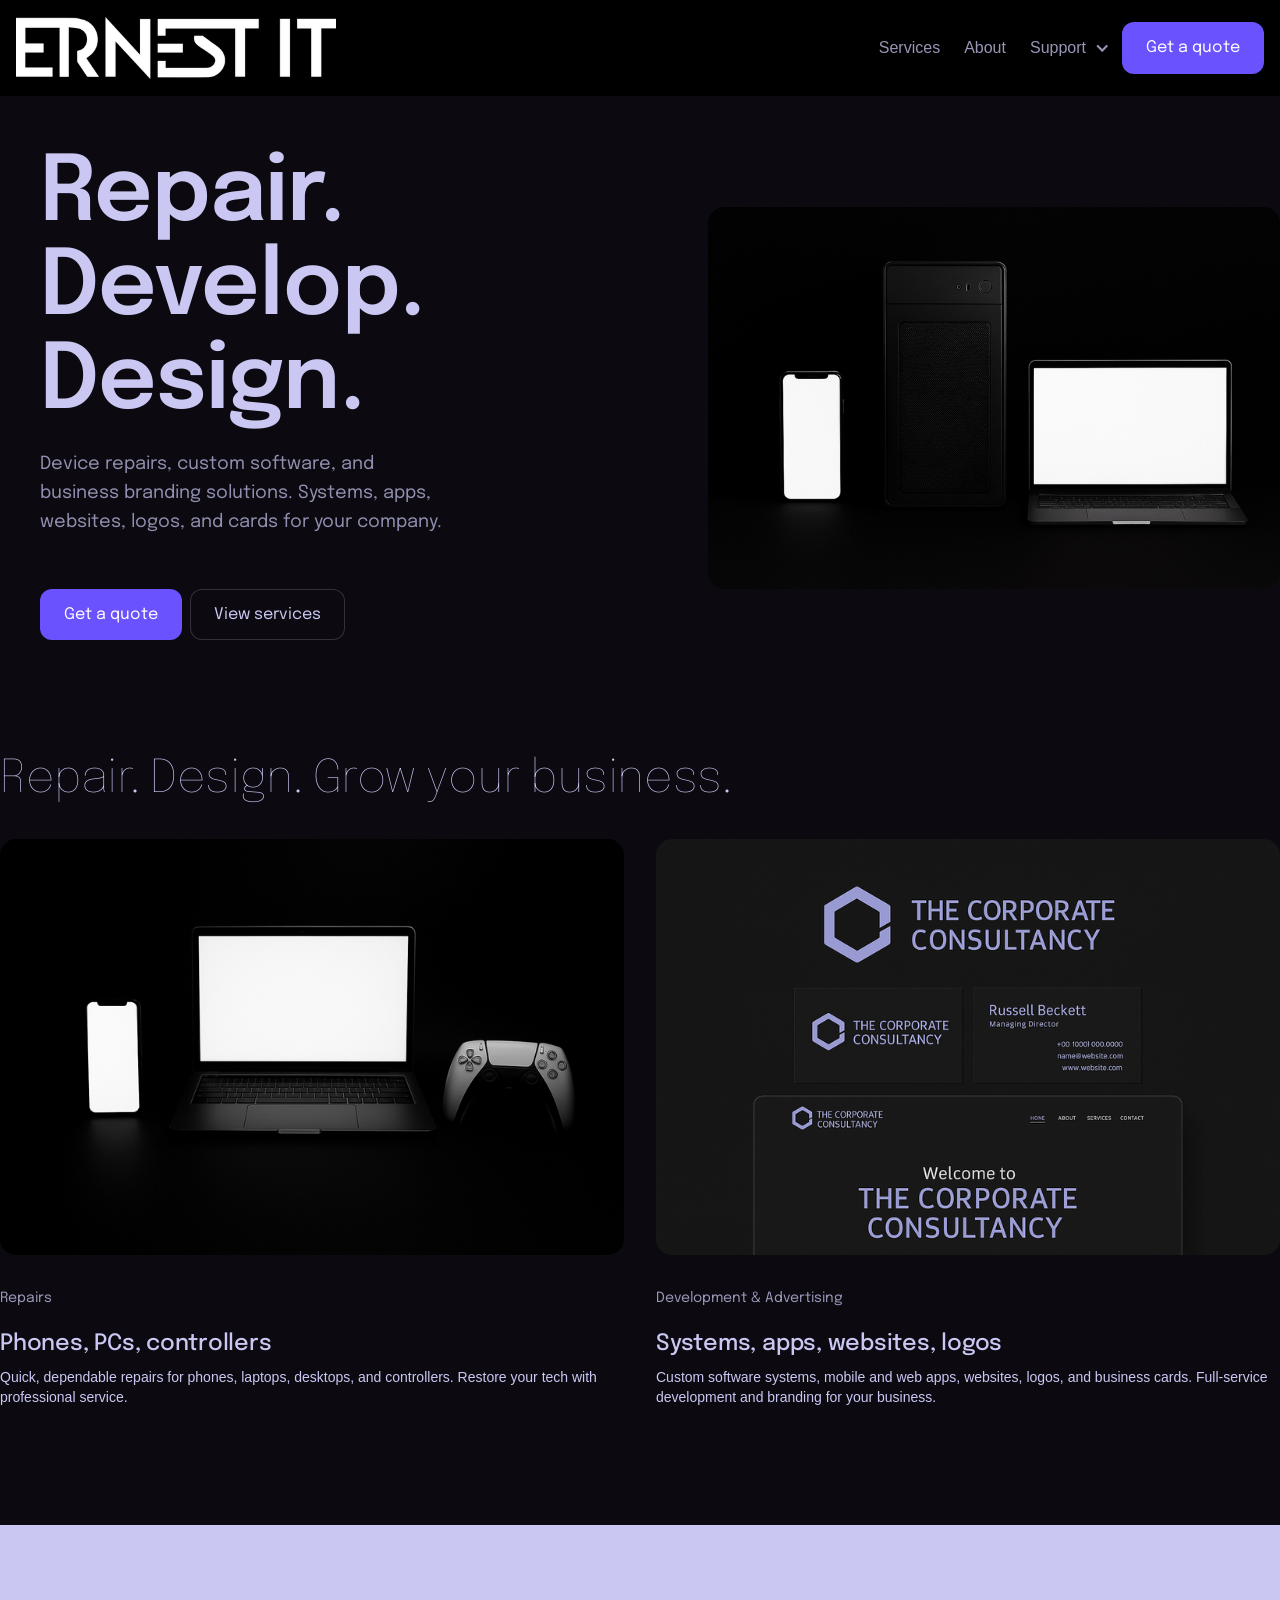
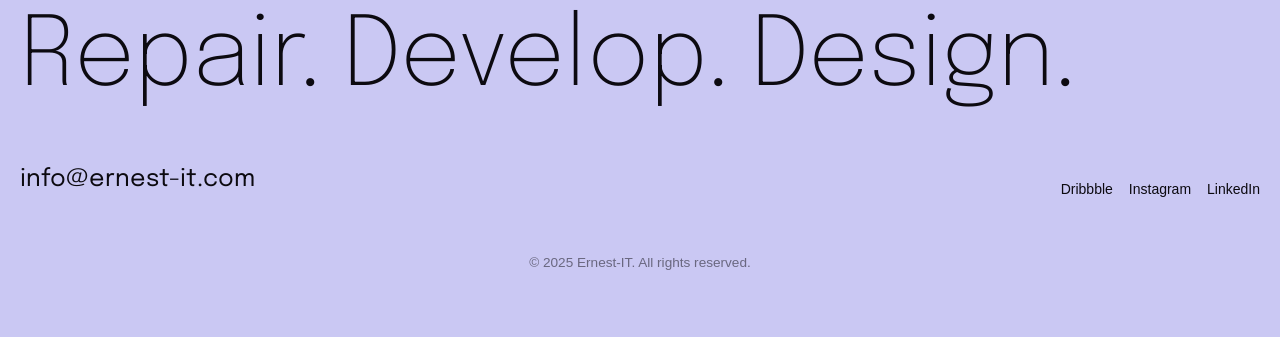
<file: index.html>
<!DOCTYPE html>
<html lang="en">
<head>
  <meta charset="utf-8"/>
  <title>Ernest-IT | Device Repairs, Software Development &amp; Design</title>
  <meta content="Ernest-IT offers expert device repairs, custom systems and app development, website design, and branding solutions. Get a quote today." name="description"/>
  <meta content="Ernest-IT | Device Repairs, Software Development &amp; Design" property="og:title"/>
  <meta content="Expert device repairs, custom systems and app development, website design, and branding solutions." property="og:description"/>
  <meta content="Ernest-IT | Device Repairs, Software Development &amp; Design" property="twitter:title"/>
  <meta content="Expert device repairs, custom systems and app development, website design, and branding solutions." property="twitter:description"/>
  <meta property="og:type" content="website"/>
  <meta content="summary_large_image" name="twitter:card"/>
  <meta content="width=device-width, initial-scale=1" name="viewport"/>
  <link href="css/styles.css" rel="stylesheet" type="text/css"/>
  <link href="https://fonts.googleapis.com" rel="preconnect"/>
  <link href="https://fonts.gstatic.com" rel="preconnect" crossorigin/>
  <link href="https://fonts.googleapis.com/css2?family=Epilogue&display=swap" rel="stylesheet"/>
  <link href="images/favicon.svg" rel="icon" type="image/svg+xml"/>
  <link href="images/app-icon.png" rel="apple-touch-icon"/>
</head>
<body>
  <a href="#main" class="skip-link">Skip to content</a>
  <div class="nav">
    <div data-collapse="medium" role="banner" class="nav_container w-nav">
      <div class="nav_left">
        <a href="index.html" aria-current="page" class="w-inline-block w--current">
          <img width="280" sizes="(max-width: 479px) 100vw, 280px" alt="Ernest-IT Logo" src="images/ernest-20it-20logo-20white.png" loading="lazy" srcset="images/ernest-20it-20logo-20white-p-500.png 500w, images/ernest-20it-20logo-20white-p-800.png 800w, images/ernest-20it-20logo-20white-p-1080.png 1080w, images/ernest-20it-20logo-20white-p-1600.png 1600w, images/ernest-20it-20logo-20white-p-2000.png 2000w, images/ernest-20it-20logo-20white-p-2600.png 2600w, images/ernest-20it-20logo-20white-p-3200.png 3200w, images/ernest-20it-20logo-20white.png 10728w" class="image-2"/>
        </a>
      </div>
      <div class="nav_right">
        <nav role="navigation" class="nav_menu w-nav-menu">
          <ul role="list" class="nav_menu-list w-list-unstyled">
            <li class="nav_menu-list-item">
              <a href="services.html" class="nav_link w-inline-block"><div>Services</div></a>
            </li>
<li class="nav_menu-list-item">
              <a href="about.html" class="nav_link w-inline-block"><div>About</div></a>
            </li>
            <li class="nav_menu-list-item">
              <div class="nav_dropdown-menu w-dropdown">
                <div class="nav_link w-dropdown-toggle">
                  <div>Support</div>
                  <div class="nav-caret w-icon-dropdown-toggle"></div>
                </div>
                <div class="nav_dropdown-list w-dropdown-list">
                  <div class="nav-menu_dropdown-list-wrapper">
                    <ul role="list" class="flex_vertical margin-bottom_none w-list-unstyled">
                      <li class="margin-bottom_none">
                        <a href="faq.html" class="nav_dropdown-link w-inline-block"><div class="button_label">FAQ's</div></a>
                      </li>
                      <li class="margin-bottom_none">
                        <a href="contact.html" class="nav_dropdown-link w-inline-block"><div class="button_label">Contact Us</div></a>
                      </li>
                    </ul>
                  </div>
                </div>
              </div>
            </li>
          </ul>
          <div class="button-group margin-top_none">
            <a href="contact.html" class="button w-inline-block"><div class="button_label">Get a quote</div></a>
          </div>
        </nav>
      </div>
      <div class="nav_mobile-menu-button w-nav-button">
        <div class="icon">
          <svg xmlns="http://www.w3.org/2000/svg" width="24" height="24" viewBox="0 0 24 24">
            <g class="nc-icon-wrapper" stroke-linecap="square" stroke-linejoin="miter" stroke-width="1.5" fill="none" stroke="currentColor" stroke-miterlimit="10">
              <line x1="1" y1="12" x2="23" y2="12" stroke="currentColor"></line>
              <line x1="1" y1="5" x2="23" y2="5"></line>
              <line x1="1" y1="19" x2="23" y2="19"></line>
            </g>
          </svg>
        </div>
      </div>
    </div>
  </div>

  <header id="main" class="section section-2">
    <div class="container">
      <div class="w-layout-grid grid_2-col tablet-1-col gap-xxlarge">
        <div class="header">
          <h1 class="heading_h1">Repair. Develop. Design.</h1>
          <p class="subheading">Device repairs, custom software, and business branding solutions. Systems, apps, websites, logos, and cards for your company.</p>
          <div class="button-group">
            <a href="contact.html" class="button w-button">Get a quote</a>
            <a href="services.html" class="button is-secondary w-button">View services</a>
          </div>
        </div>
        <div class="image-ratio_1x1">
          <div class="image-ratio_3x2 margin-bottom_small">
            <img class="image image_cover" src="images/digital-20devices-20collection.png" width="608" height="405" alt="Digital devices collection" sizes="(max-width: 767px) 100vw, 608px" loading="lazy" srcset="images/digital-20devices-20collection-p-500.png 500w, images/digital-20devices-20collection-p-800.png 800w, images/digital-20devices-20collection-p-1080.png 1080w, images/digital-20devices-20collection.png 1536w"/>
          </div>
        </div>
      </div>
    </div>
  </header>

  <section class="section">
    <div class="container">
      <div class="header">
        <h2 class="heading_h2 max-width_large">Repair. Design. Grow your business.</h2>
        <div class="w-layout-grid grid_2-col tablet-1-col gap-small">
          <div class="div-block">
            <div class="image-ratio_3x2 margin-bottom_small">
              <img class="image image_cover" src="images/phones-2c-20pcs-2c-20controllers.png" width="608" height="405" alt="Phones, PCs, and controllers" sizes="(max-width: 767px) 100vw, 608px" loading="lazy" srcset="images/phones-2c-20pcs-2c-20controllers-p-500.png 500w, images/phones-2c-20pcs-2c-20controllers-p-800.png 800w, images/phones-2c-20pcs-2c-20controllers-p-1080.png 1080w, images/phones-2c-20pcs-2c-20controllers.png 1536w"/>
            </div>
            <div class="paragraph_small text-color_secondary">Repairs</div>
            <h3 class="heading_h4">Phones, PCs, controllers</h3>
            <p>Quick, dependable repairs for phones, laptops, desktops, and controllers. Restore your tech with professional service.</p>
          </div>
          <div>
            <div class="image-ratio_3x2 margin-bottom_small">
              <img class="image image_cover" src="images/purple-logo-websites-logos-cards.png" width="608" height="405" alt="Websites, logos, and business cards" sizes="(max-width: 767px) 100vw, 608px" loading="lazy" srcset="images/purple-logo-websites-logos-cards-p-500.png 500w, images/purple-logo-websites-logos-cards-p-800.png 800w, images/purple-logo-websites-logos-cards-p-1080.png 1080w, images/purple-logo-websites-logos-cards.png 1536w"/>
            </div>
            <div class="paragraph_small text-color_secondary">Development &amp; Advertising</div>
            <h3 class="heading_h4">Systems, apps, websites, logos</h3>
            <p>Custom software systems, mobile and web apps, websites, logos, and business cards. Full-service development and branding for your business.</p>
          </div>
        </div>
      </div>
    </div>
  </section>

  <footer class="footer is-inverse">
    <div class="container">
      <h2 class="heading_huge mobile">Repair. Develop. Design.<br/></h2>
      <div class="flex_horizontal is-space-between tablet-vertical tablet-x-center gap-small margin-top_medium">
        <a href="mailto:info@ernest-it.com" class="footer_link on-inverse w-inline-block">
          <div class="paragraph_xlarge">info@ernest-it.com</div>
        </a>
        <ul role="list" class="flex_horizontal is-y-center is-x-center gap-xsmall is-wrap margin-bottom_none padding_none w-list-unstyled">
          <li class="margin-bottom_none"><a href="#" class="footer_link on-inverse w-inline-block"><div>Dribbble</div></a></li>
          <li class="margin-bottom_none"><a href="#" class="footer_link on-inverse w-inline-block"><div>Instagram</div></a></li>
          <li class="margin-bottom_none"><a href="#" class="footer_link on-inverse w-inline-block"><div>LinkedIn</div></a></li>
        </ul>
      </div>
      <div class="footer_copyright">&copy; 2025 Ernest-IT. All rights reserved.</div>
    </div>
  </footer>

  <script src="js/main.js"></script>
</body>
</html>
</file>
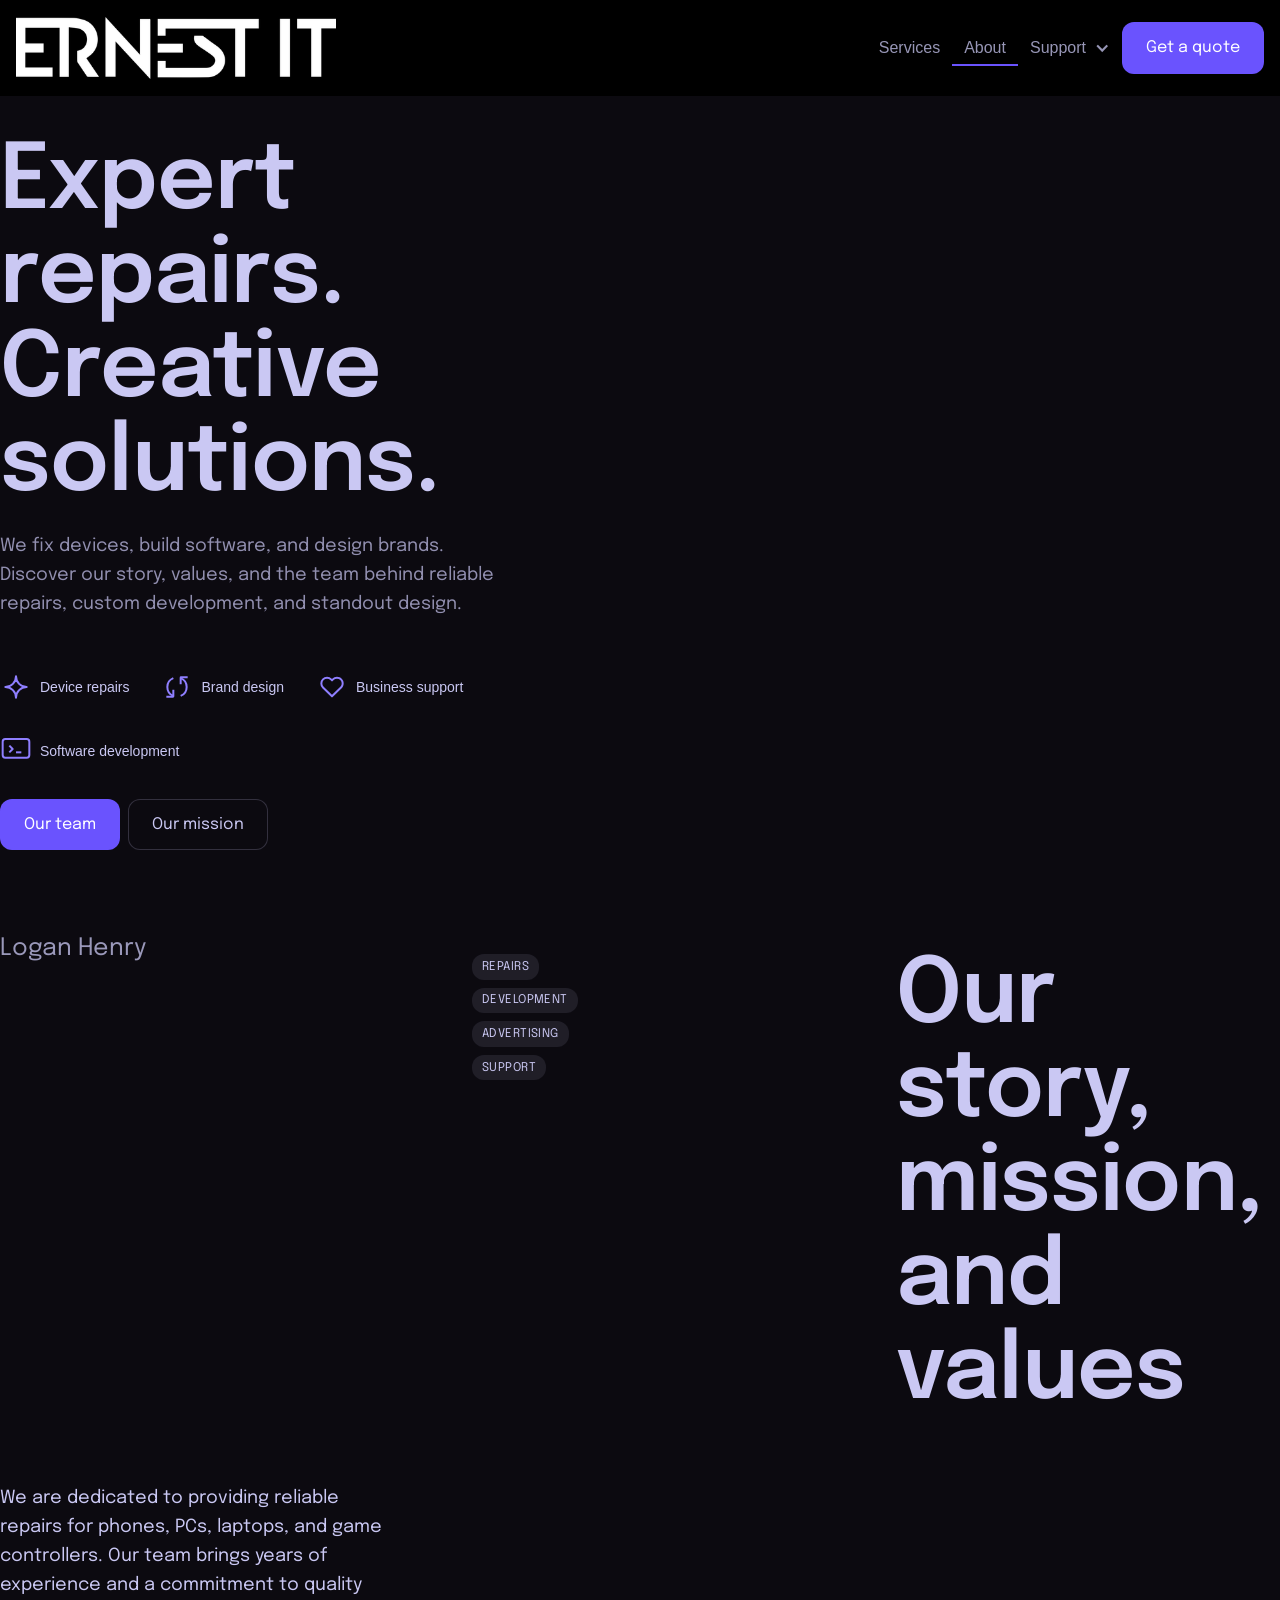
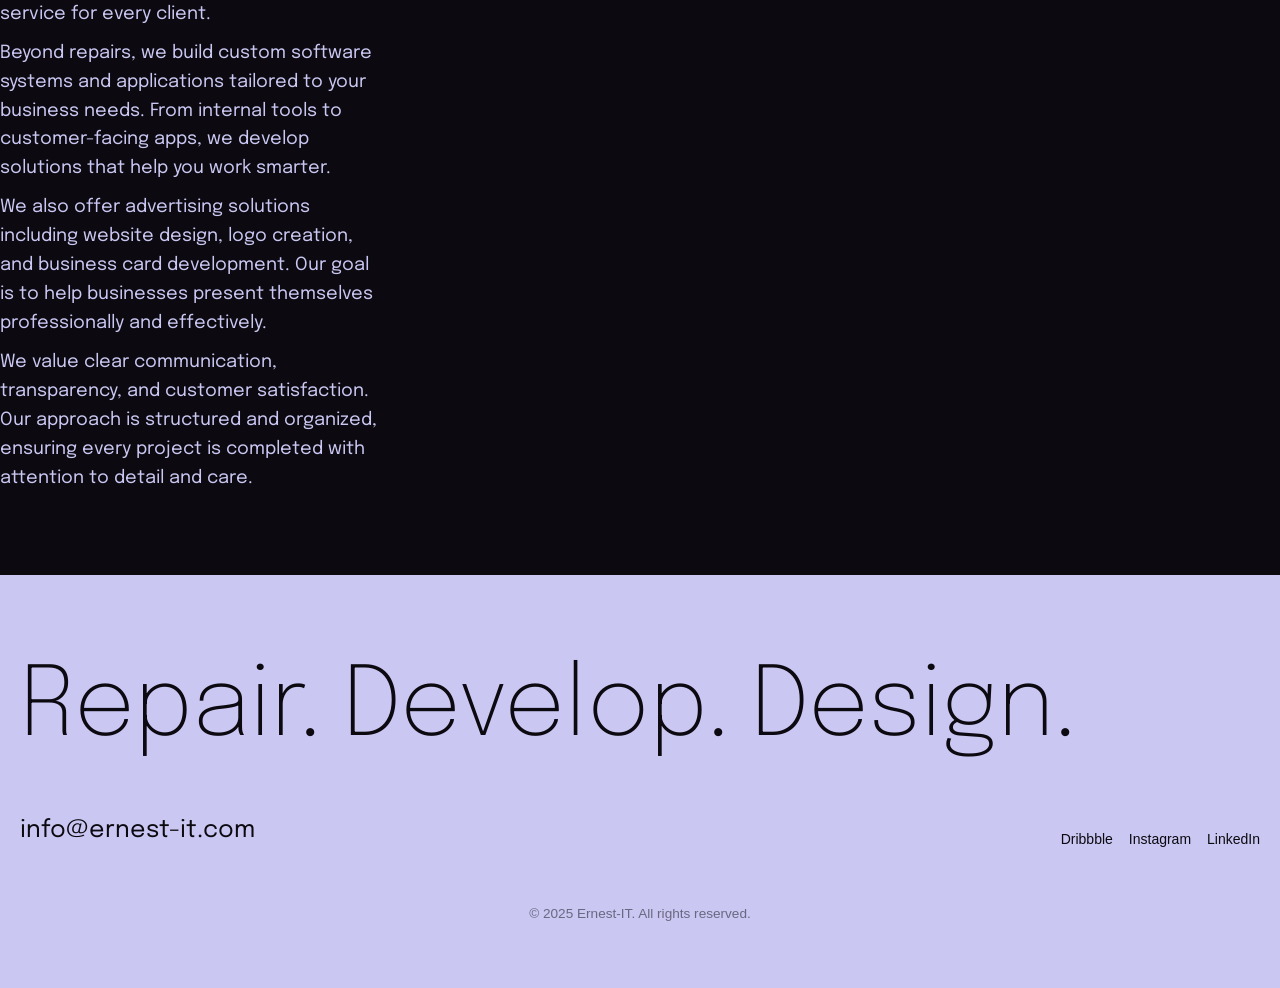
<file: about.html>
<!DOCTYPE html>
<html lang="en">
<head>
  <meta charset="utf-8"/>
  <title>About Ernest-IT | Phone and Computer Repair Services</title>
  <meta content="Discover who we are at Ernest-IT. We specialize in device repairs, systems and app development, website design, and branding services." name="description"/>
  <meta content="About Ernest-IT | Repairs, Development &amp; Design" property="og:title"/>
  <meta content="Discover who we are at Ernest-IT. We specialize in device repairs, systems and app development, website design, and branding services." property="og:description"/>
  <meta content="About Ernest-IT | Repairs, Development &amp; Design" property="twitter:title"/>
  <meta content="Discover who we are at Ernest-IT. We specialize in device repairs, systems and app development, website design, and branding services." property="twitter:description"/>
  <meta property="og:type" content="website"/>
  <meta content="summary_large_image" name="twitter:card"/>
  <meta content="width=device-width, initial-scale=1" name="viewport"/>
  <link href="css/styles.css" rel="stylesheet" type="text/css"/>
  <link href="https://fonts.googleapis.com" rel="preconnect"/>
  <link href="https://fonts.gstatic.com" rel="preconnect" crossorigin/>
  <link href="https://fonts.googleapis.com/css2?family=Epilogue&display=swap" rel="stylesheet"/>
  <link href="images/favicon.svg" rel="icon" type="image/svg+xml"/>
  <link href="images/app-icon.png" rel="apple-touch-icon"/>
</head>
<body>
  <a href="#main" class="skip-link">Skip to content</a>
  <div class="nav">
    <div data-collapse="medium" role="banner" class="nav_container w-nav">
      <div class="nav_left">
        <a href="index.html" class="w-inline-block">
          <img width="280" sizes="(max-width: 479px) 100vw, 280px" alt="Ernest-IT Logo" src="images/ernest-20it-20logo-20white.png" loading="lazy" srcset="images/ernest-20it-20logo-20white-p-500.png 500w, images/ernest-20it-20logo-20white-p-800.png 800w, images/ernest-20it-20logo-20white-p-1080.png 1080w, images/ernest-20it-20logo-20white-p-1600.png 1600w, images/ernest-20it-20logo-20white-p-2000.png 2000w, images/ernest-20it-20logo-20white-p-2600.png 2600w, images/ernest-20it-20logo-20white-p-3200.png 3200w, images/ernest-20it-20logo-20white.png 10728w" class="image-2"/>
        </a>
      </div>
      <div class="nav_right">
        <nav role="navigation" class="nav_menu w-nav-menu">
          <ul role="list" class="nav_menu-list w-list-unstyled">
            <li class="nav_menu-list-item">
              <a href="services.html" class="nav_link w-inline-block"><div>Services</div></a>
            </li>
<li class="nav_menu-list-item">
              <a href="about.html" aria-current="page" class="nav_link w-inline-block w--current"><div>About</div></a>
            </li>
            <li class="nav_menu-list-item">
              <div class="nav_dropdown-menu w-dropdown">
                <div class="nav_link w-dropdown-toggle">
                  <div>Support</div>
                  <div class="nav-caret w-icon-dropdown-toggle"></div>
                </div>
                <div class="nav_dropdown-list w-dropdown-list">
                  <div class="nav-menu_dropdown-list-wrapper">
                    <ul role="list" class="flex_vertical margin-bottom_none w-list-unstyled">
                      <li class="margin-bottom_none">
                        <a href="faq.html" class="nav_dropdown-link w-inline-block"><div class="button_label">FAQ's</div></a>
                      </li>
                      <li class="margin-bottom_none">
                        <a href="contact.html" class="nav_dropdown-link w-inline-block"><div class="button_label">Contact Us</div></a>
                      </li>
                    </ul>
                  </div>
                </div>
              </div>
            </li>
          </ul>
          <div class="button-group margin-top_none">
            <a href="contact.html" class="button w-inline-block"><div class="button_label">Get a quote</div></a>
          </div>
        </nav>
      </div>
      <div class="nav_mobile-menu-button w-nav-button">
        <div class="icon">
          <svg xmlns="http://www.w3.org/2000/svg" width="24" height="24" viewBox="0 0 24 24">
            <g class="nc-icon-wrapper" stroke-linecap="square" stroke-linejoin="miter" stroke-width="1.5" fill="none" stroke="currentColor" stroke-miterlimit="10">
              <line x1="1" y1="12" x2="23" y2="12" stroke="currentColor"></line>
              <line x1="1" y1="5" x2="23" y2="5"></line>
              <line x1="1" y1="19" x2="23" y2="19"></line>
            </g>
          </svg>
        </div>
      </div>
    </div>
  </div>

  <header id="main" class="section">
    <div class="container">
      <div class="w-layout-grid grid_2-col tablet-1-col gap-xxlarge">
        <div class="header margin-bottom_none">
          <h1 class="heading_h1">Expert repairs. Creative solutions.</h1>
          <p class="subheading">We fix devices, build software, and design brands. Discover our story, values, and the team behind reliable repairs, custom development, and standout design.</p>
          <div class="button-group gap-small">
            <div class="flex_horizontal is-y-center gap-xxsmall">
              <div class="icon">
                <svg width="100%" height="100%" viewBox="0 0 24 24" fill="none">
                  <path d="M4 12C8.41828 12 12 8.41828 12 4C12 8.41828 15.5817 12 20 12C15.5817 12 12 15.5817 12 20C12 15.5817 8.41828 12 4 12Z" stroke-width="1.5" stroke-linejoin="round" stroke="currentColor"></path>
                </svg>
              </div>
              <div>Device repairs</div>
            </div>
            <div class="flex_horizontal is-y-center gap-xxsmall">
              <div class="icon">
                <svg width="100%" height="100%" viewBox="0 0 24 24" fill="none">
                  <path d="M9.24998 18.7103C6.60958 17.6271 4.75 15.0307 4.75 12C4.75 8.96938 6.60958 6.37304 9.24997 5.28979" stroke-width="1.5" stroke-linejoin="round" stroke="currentColor"></path>
                  <path d="M14.75 5.28979C17.3904 6.37303 19.25 8.96938 19.25 12.0001C19.25 15.0307 17.3904 17.6271 14.75 18.7103" stroke-width="1.5" stroke-linejoin="round" stroke="currentColor"></path>
                  <path d="M4 19.2501L8.99998 19.2501C9.13805 19.2501 9.24998 19.1381 9.24998 19.0001L9.24997 14" stroke-width="1.5" stroke-linejoin="round" stroke="currentColor"></path>
                  <path d="M20 4.75L15 4.75003C14.8619 4.75003 14.75 4.86196 14.75 5.00003L14.75 10.0001" stroke-width="1.5" stroke-linejoin="round" stroke="currentColor"></path>
                </svg>
              </div>
              <div>Brand design</div>
            </div>
            <div class="flex_horizontal is-y-center gap-xxsmall">
              <div class="icon">
                <svg width="100%" height="100%" viewBox="0 0 24 24" fill="none">
                  <path d="M17.3654 5.32894C17.8831 5.54543 18.3534 5.86273 18.7495 6.26274C19.146 6.6625 19.4604 7.13723 19.675 7.65978C19.8895 8.18233 20 8.74246 20 9.30814C20 9.87384 19.8895 10.4339 19.675 10.9565C19.4604 11.4791 19.146 11.9538 18.7495 12.3535L12.0001 19L5.2496 12.3535C4.44951 11.5457 4 10.4501 4 9.3076C4 8.16516 4.44951 7.0695 5.2496 6.26166C6.04975 5.45384 7.13498 5 8.26647 5C9.39804 5 10.4833 5.45384 11.2833 6.26166L12.016 6.99843L12.7158 6.26274C13.112 5.86273 13.5823 5.54543 14.0999 5.32894C14.6176 5.11246 15.1724 5.00103 15.7327 5.00103C16.2929 5.00103 16.8478 5.11246 17.3654 5.32894Z" stroke-width="1.5" stroke-linejoin="round" stroke="currentColor"></path>
                </svg>
              </div>
              <div>Business support</div>
            </div>
            <div class="flex_horizontal is-y-center gap-xxsmall">
              <div class="icon">
                <svg width="100%" height="100%" viewBox="0 0 24 24" fill="none">
                  <rect x="2" y="3" width="20" height="14" rx="2" ry="2" stroke="currentColor" stroke-width="1.5" stroke-linejoin="round"/>
                  <polyline points="7 8 9.5 10.5 7 13" stroke="currentColor" stroke-width="1.5" stroke-linejoin="round"/>
                  <line x1="12" y1="13" x2="16" y2="13" stroke="currentColor" stroke-width="1.5" stroke-linejoin="round"/>
                </svg>
              </div>
              <div>Software development</div>
            </div>
          </div>
          <div class="button-group">
            <a href="#" class="button w-button">Our team</a>
            <a href="#" class="button is-secondary w-button">Our mission</a>
          </div>
        </div>
      </div>
    </div>
  </header>

  <section class="section">
    <div class="container">
      <div class="w-layout-grid grid_3-col gap-large">
        <div class="paragraph_xlarge text-color_secondary">Logan Henry</div>
        <div class="flex_vertical is-x-left gap-xxsmall">
          <div class="tag"><div>Repairs</div></div>
          <div class="tag"><div>Development</div></div>
          <div class="tag"><div>Advertising</div></div>
          <div class="tag"><div>Support</div></div>
        </div>
        <h2 class="heading_h1 margin-bottom_none">Our story, mission, and values</h2>
        <div>
          <div class="rich-text paragraph_large w-richtext">
            <p>We are dedicated to providing reliable repairs for phones, PCs, laptops, and game controllers. Our team brings years of experience and a commitment to quality service for every client.</p>
            <p>Beyond repairs, we build custom software systems and applications tailored to your business needs. From internal tools to customer-facing apps, we develop solutions that help you work smarter.</p>
            <p>We also offer advertising solutions including website design, logo creation, and business card development. Our goal is to help businesses present themselves professionally and effectively.</p>
            <p>We value clear communication, transparency, and customer satisfaction. Our approach is structured and organized, ensuring every project is completed with attention to detail and care.</p>
          </div>
        </div>
      </div>
    </div>
  </section>

  <footer class="footer is-inverse">
    <div class="container">
      <h2 class="heading_huge mobile">Repair. Develop. Design.<br/></h2>
      <div class="flex_horizontal is-space-between tablet-vertical tablet-x-center gap-small margin-top_medium">
        <a href="mailto:info@ernest-it.com" class="footer_link on-inverse w-inline-block">
          <div class="paragraph_xlarge">info@ernest-it.com</div>
        </a>
        <ul role="list" class="flex_horizontal is-y-center is-x-center gap-xsmall is-wrap margin-bottom_none padding_none w-list-unstyled">
          <li class="margin-bottom_none"><a href="#" class="footer_link on-inverse w-inline-block"><div>Dribbble</div></a></li>
          <li class="margin-bottom_none"><a href="#" class="footer_link on-inverse w-inline-block"><div>Instagram</div></a></li>
          <li class="margin-bottom_none"><a href="#" class="footer_link on-inverse w-inline-block"><div>LinkedIn</div></a></li>
        </ul>
      </div>
      <div class="footer_copyright">&copy; 2025 Ernest-IT. All rights reserved.</div>
    </div>
  </footer>

  <script src="js/main.js"></script>
</body>
</html>
</file>
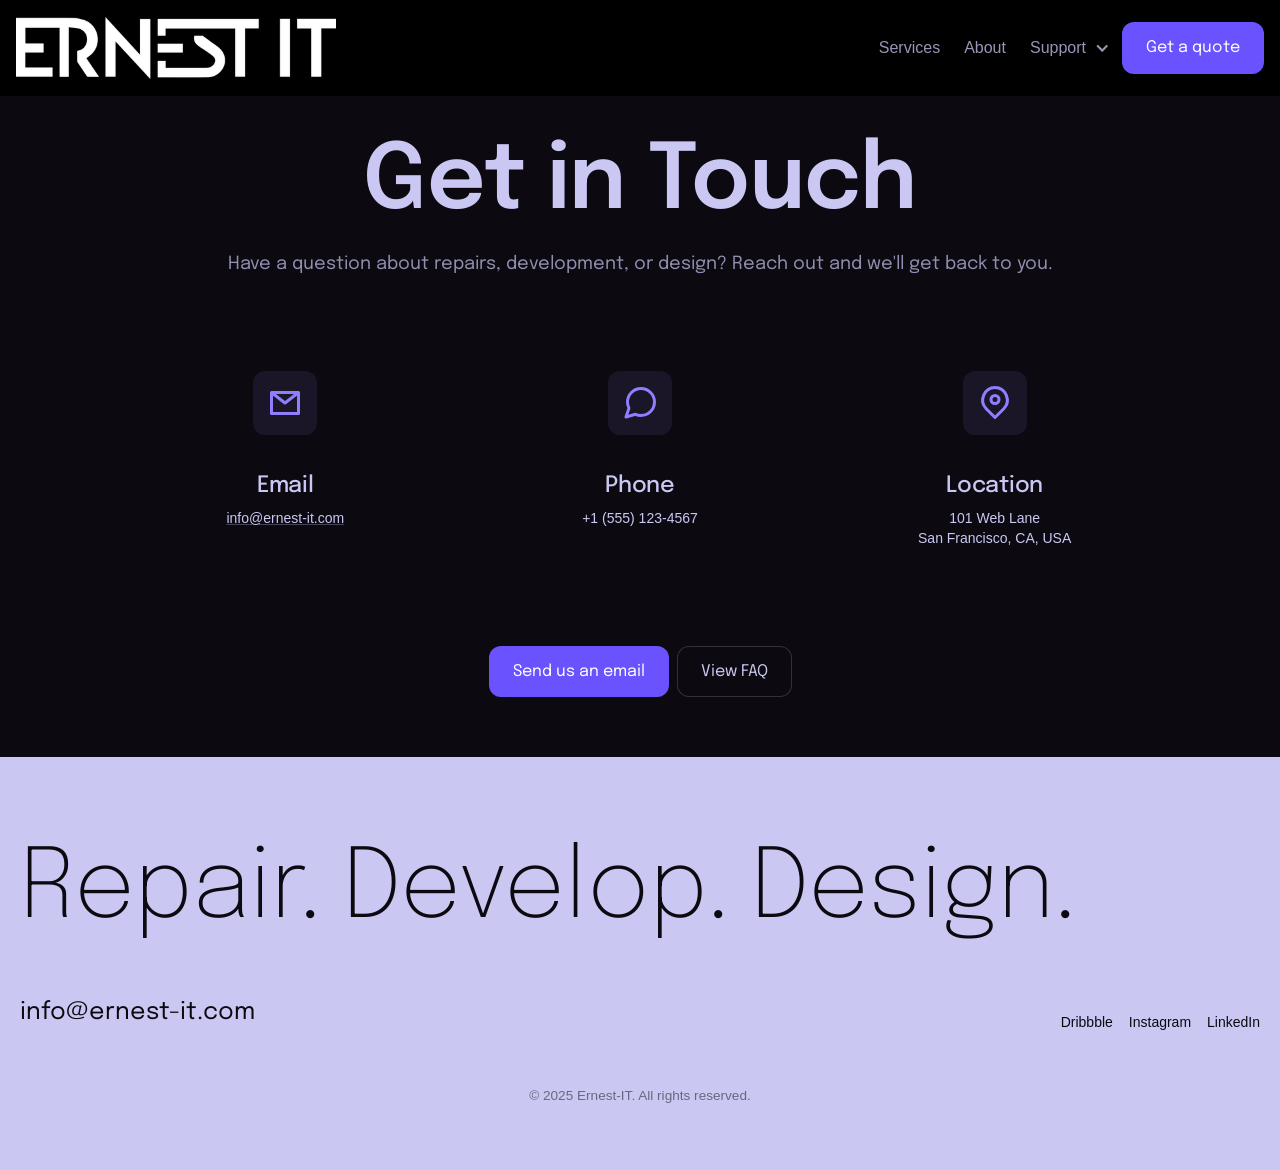
<file: contact.html>
<!DOCTYPE html>
<html lang="en">
<head>
  <meta charset="utf-8"/>
  <title>Contact Ernest-IT | Phone, PC, Laptop, and Game Controller Repairs</title>
  <meta content="Reach out to Ernest-IT for device repairs, software development, app development, or advertising services including websites, logos, and business cards." name="description"/>
  <meta content="Contact Ernest-IT | Repairs, Development &amp; Design" property="og:title"/>
  <meta content="Reach out to Ernest-IT for device repairs, software development, app development, or advertising services including websites, logos, and business cards." property="og:description"/>
  <meta content="Contact Ernest-IT | Repairs, Development &amp; Design" property="twitter:title"/>
  <meta content="Reach out to Ernest-IT for device repairs, software development, app development, or advertising services including websites, logos, and business cards." property="twitter:description"/>
  <meta property="og:type" content="website"/>
  <meta content="summary_large_image" name="twitter:card"/>
  <meta content="width=device-width, initial-scale=1" name="viewport"/>
  <link href="css/styles.css" rel="stylesheet" type="text/css"/>
  <link href="https://fonts.googleapis.com" rel="preconnect"/>
  <link href="https://fonts.gstatic.com" rel="preconnect" crossorigin/>
  <link href="https://fonts.googleapis.com/css2?family=Epilogue&display=swap" rel="stylesheet"/>
  <link href="images/favicon.svg" rel="icon" type="image/svg+xml"/>
  <link href="images/app-icon.png" rel="apple-touch-icon"/>
</head>
<body>
  <a href="#main" class="skip-link">Skip to content</a>
  <div class="nav">
    <div data-collapse="medium" role="banner" class="nav_container w-nav">
      <div class="nav_left">
        <a href="index.html" class="w-inline-block">
          <img width="280" sizes="(max-width: 479px) 100vw, 280px" alt="Ernest-IT Logo" src="images/ernest-20it-20logo-20white.png" loading="lazy" srcset="images/ernest-20it-20logo-20white-p-500.png 500w, images/ernest-20it-20logo-20white-p-800.png 800w, images/ernest-20it-20logo-20white-p-1080.png 1080w, images/ernest-20it-20logo-20white-p-1600.png 1600w, images/ernest-20it-20logo-20white-p-2000.png 2000w, images/ernest-20it-20logo-20white-p-2600.png 2600w, images/ernest-20it-20logo-20white-p-3200.png 3200w, images/ernest-20it-20logo-20white.png 10728w" class="image-2"/>
        </a>
      </div>
      <div class="nav_right">
        <nav role="navigation" class="nav_menu w-nav-menu">
          <ul role="list" class="nav_menu-list w-list-unstyled">
            <li class="nav_menu-list-item">
              <a href="services.html" class="nav_link w-inline-block"><div>Services</div></a>
            </li>
<li class="nav_menu-list-item">
              <a href="about.html" class="nav_link w-inline-block"><div>About</div></a>
            </li>
            <li class="nav_menu-list-item">
              <div class="nav_dropdown-menu w-dropdown">
                <div class="nav_link w-dropdown-toggle">
                  <div>Support</div>
                  <div class="nav-caret w-icon-dropdown-toggle"></div>
                </div>
                <div class="nav_dropdown-list w-dropdown-list">
                  <div class="nav-menu_dropdown-list-wrapper">
                    <ul role="list" class="flex_vertical margin-bottom_none w-list-unstyled">
                      <li class="margin-bottom_none">
                        <a href="faq.html" class="nav_dropdown-link w-inline-block"><div class="button_label">FAQ's</div></a>
                      </li>
                      <li class="margin-bottom_none">
                        <a href="contact.html" aria-current="page" class="nav_dropdown-link w-inline-block w--current"><div class="button_label">Contact Us</div></a>
                      </li>
                    </ul>
                  </div>
                </div>
              </div>
            </li>
          </ul>
          <div class="button-group margin-top_none">
            <a href="contact.html" class="button w-inline-block"><div class="button_label">Get a quote</div></a>
          </div>
        </nav>
      </div>
      <div class="nav_mobile-menu-button w-nav-button">
        <div class="icon">
          <svg xmlns="http://www.w3.org/2000/svg" width="24" height="24" viewBox="0 0 24 24">
            <g class="nc-icon-wrapper" stroke-linecap="square" stroke-linejoin="miter" stroke-width="1.5" fill="none" stroke="currentColor" stroke-miterlimit="10">
              <line x1="1" y1="12" x2="23" y2="12" stroke="currentColor"></line>
              <line x1="1" y1="5" x2="23" y2="5"></line>
              <line x1="1" y1="19" x2="23" y2="19"></line>
            </g>
          </svg>
        </div>
      </div>
    </div>
  </div>

  <header id="main" class="section overflow_clip">
    <div class="container is-small">
      <div class="header is-align-center">
        <h1 class="heading_h1">Get in Touch</h1>
        <p class="subheading">Have a question about repairs, development, or design? Reach out and we'll get back to you.</p>
      </div>
      <div class="w-layout-grid grid_3-col gap-large text-align_center">
        <div class="flex_vertical is-x-center">
          <div class="icon is-large is-background margin-bottom_xsmall">
            <svg xmlns="http://www.w3.org/2000/svg" width="100%" height="100%" viewBox="0 0 24 24" fill="none">
              <path d="M5.25 6.75H18.75V17.25H5.25V6.75Z" stroke="currentColor" stroke-width="1.5" stroke-linejoin="round"></path>
              <path d="M5.25 6.75L12 12L18.75 6.75" stroke="currentColor" stroke-width="1.5" stroke-linejoin="round"></path>
            </svg>
          </div>
          <h3 class="heading_h4">Email</h3>
          <p><a href="mailto:info@ernest-it.com" class="text-link is-secondary">info@ernest-it.com</a></p>
        </div>
        <div class="flex_vertical is-x-center">
          <div class="icon is-large is-background margin-bottom_xsmall">
            <svg xmlns="http://www.w3.org/2000/svg" width="100%" height="100%" viewBox="0 0 24 24" fill="none">
              <path d="M12.5 18.25C16.2279 18.25 19.25 15.2279 19.25 11.5C19.25 7.77208 16.2279 4.75 12.5 4.75C8.77208 4.75 5.75 7.77208 5.75 11.5C5.75 12.6007 6.01345 13.6398 6.48072 14.5578L5 19L9.71819 17.6519C10.5664 18.0361 11.5082 18.25 12.5 18.25Z" stroke="currentColor" stroke-width="1.5" stroke-linejoin="round"></path>
            </svg>
          </div>
          <h3 class="heading_h4">Phone</h3>
          <p>+1 (555) 123-4567</p>
        </div>
        <div class="flex_vertical is-x-center">
          <div class="icon is-large is-background margin-bottom_xsmall">
            <svg xmlns="http://www.w3.org/2000/svg" width="100%" height="100%" viewBox="0 0 24 24" fill="none">
              <path d="M16.3918 14.8527C20.2489 10.9956 17.2769 4.25 12 4.25C6.72299 4.25 3.75102 10.9956 7.60817 14.8527L12 19.25L16.3918 14.8527Z" stroke="currentColor" stroke-width="1.5" stroke-linejoin="round"></path>
              <circle cx="12" cy="10.25" r="2" stroke="currentColor" stroke-width="1.5"></circle>
            </svg>
          </div>
          <h3 class="heading_h4">Location</h3>
          <p>101 Web Lane<br/>San Francisco, CA, USA</p>
        </div>
      </div>
      <div class="button-group is-align-center margin-top_large">
        <a href="mailto:info@ernest-it.com" class="button w-button">Send us an email</a>
        <a href="faq.html" class="button is-secondary w-button">View FAQ</a>
      </div>
    </div>
  </header>

  <footer class="footer is-inverse">
    <div class="container">
      <h2 class="heading_huge mobile">Repair. Develop. Design.<br/></h2>
      <div class="flex_horizontal is-space-between tablet-vertical tablet-x-center gap-small margin-top_medium">
        <a href="mailto:info@ernest-it.com" class="footer_link on-inverse w-inline-block">
          <div class="paragraph_xlarge">info@ernest-it.com</div>
        </a>
        <ul role="list" class="flex_horizontal is-y-center is-x-center gap-xsmall is-wrap margin-bottom_none padding_none w-list-unstyled">
          <li class="margin-bottom_none"><a href="#" class="footer_link on-inverse w-inline-block"><div>Dribbble</div></a></li>
          <li class="margin-bottom_none"><a href="#" class="footer_link on-inverse w-inline-block"><div>Instagram</div></a></li>
          <li class="margin-bottom_none"><a href="#" class="footer_link on-inverse w-inline-block"><div>LinkedIn</div></a></li>
        </ul>
      </div>
      <div class="footer_copyright">&copy; 2025 Ernest-IT. All rights reserved.</div>
    </div>
  </footer>

  <script src="js/main.js"></script>
</body>
</html>
</file>
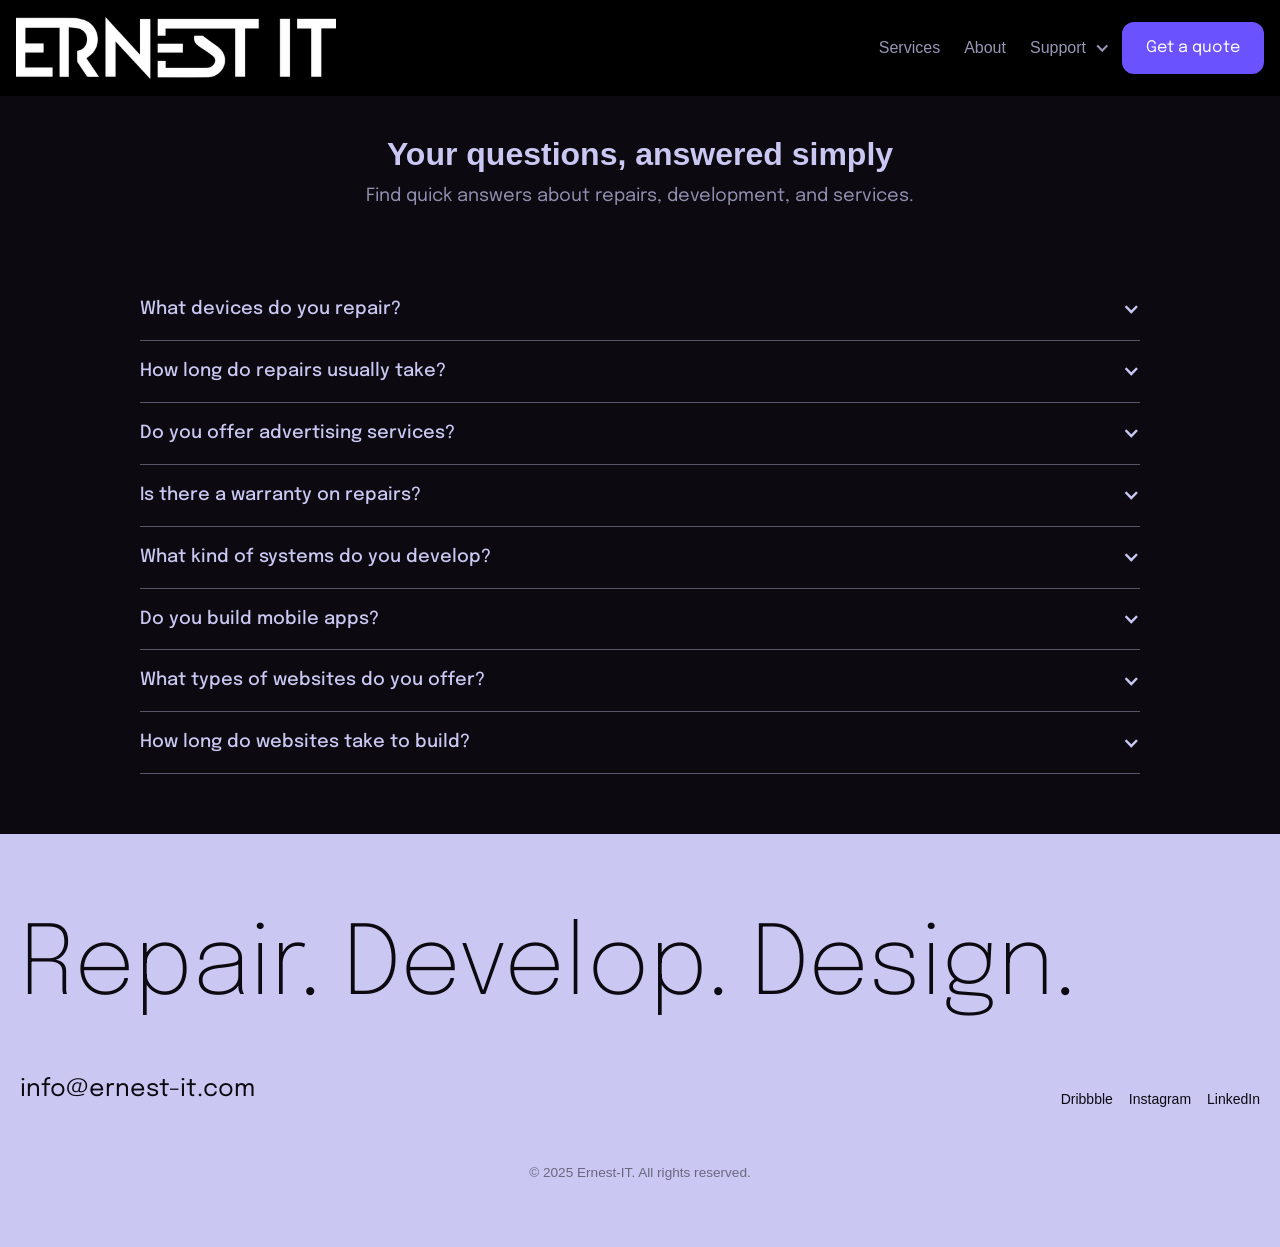
<file: faq.html>
<!DOCTYPE html>
<html lang="en">
<head>
  <meta charset="utf-8"/>
  <title>FAQ - Ernest-IT | Expert Repairs &amp; Advertising Solutions</title>
  <meta content="Explore our FAQ page to get answers about device repairs, systems development, app development, and advertising services." name="description"/>
  <meta content="FAQ - Ernest-IT | Repairs, Development &amp; Advertising" property="og:title"/>
  <meta content="Explore our FAQ page to get answers about device repairs, systems development, app development, and advertising services." property="og:description"/>
  <meta content="FAQ - Ernest-IT | Repairs, Development &amp; Advertising" property="twitter:title"/>
  <meta content="Explore our FAQ page to get answers about device repairs, systems development, app development, and advertising services." property="twitter:description"/>
  <meta property="og:type" content="website"/>
  <meta content="summary_large_image" name="twitter:card"/>
  <meta content="width=device-width, initial-scale=1" name="viewport"/>
  <link href="css/styles.css" rel="stylesheet" type="text/css"/>
  <link href="https://fonts.googleapis.com" rel="preconnect"/>
  <link href="https://fonts.gstatic.com" rel="preconnect" crossorigin/>
  <link href="https://fonts.googleapis.com/css2?family=Epilogue&display=swap" rel="stylesheet"/>
  <link href="images/favicon.svg" rel="icon" type="image/svg+xml"/>
  <link href="images/app-icon.png" rel="apple-touch-icon"/>
</head>
<body>
  <a href="#main" class="skip-link">Skip to content</a>
  <div class="nav">
    <div data-collapse="medium" role="banner" class="nav_container w-nav">
      <div class="nav_left">
        <a href="index.html" class="w-inline-block">
          <img width="280" sizes="(max-width: 479px) 100vw, 280px" alt="Ernest-IT Logo" src="images/ernest-20it-20logo-20white.png" loading="lazy" srcset="images/ernest-20it-20logo-20white-p-500.png 500w, images/ernest-20it-20logo-20white-p-800.png 800w, images/ernest-20it-20logo-20white-p-1080.png 1080w, images/ernest-20it-20logo-20white-p-1600.png 1600w, images/ernest-20it-20logo-20white-p-2000.png 2000w, images/ernest-20it-20logo-20white-p-2600.png 2600w, images/ernest-20it-20logo-20white-p-3200.png 3200w, images/ernest-20it-20logo-20white.png 10728w" class="image-2"/>
        </a>
      </div>
      <div class="nav_right">
        <nav role="navigation" class="nav_menu w-nav-menu">
          <ul role="list" class="nav_menu-list w-list-unstyled">
            <li class="nav_menu-list-item">
              <a href="services.html" class="nav_link w-inline-block"><div>Services</div></a>
            </li>
<li class="nav_menu-list-item">
              <a href="about.html" class="nav_link w-inline-block"><div>About</div></a>
            </li>
            <li class="nav_menu-list-item">
              <div class="nav_dropdown-menu w-dropdown">
                <div class="nav_link w-dropdown-toggle">
                  <div>Support</div>
                  <div class="nav-caret w-icon-dropdown-toggle"></div>
                </div>
                <div class="nav_dropdown-list w-dropdown-list">
                  <div class="nav-menu_dropdown-list-wrapper">
                    <ul role="list" class="flex_vertical margin-bottom_none w-list-unstyled">
                      <li class="margin-bottom_none">
                        <a href="faq.html" aria-current="page" class="nav_dropdown-link w-inline-block w--current"><div class="button_label">FAQ's</div></a>
                      </li>
                      <li class="margin-bottom_none">
                        <a href="contact.html" class="nav_dropdown-link w-inline-block"><div class="button_label">Contact Us</div></a>
                      </li>
                    </ul>
                  </div>
                </div>
              </div>
            </li>
          </ul>
          <div class="button-group margin-top_none">
            <a href="contact.html" class="button w-inline-block"><div class="button_label">Get a quote</div></a>
          </div>
        </nav>
      </div>
      <div class="nav_mobile-menu-button w-nav-button">
        <div class="icon">
          <svg xmlns="http://www.w3.org/2000/svg" width="24" height="24" viewBox="0 0 24 24">
            <g class="nc-icon-wrapper" stroke-linecap="square" stroke-linejoin="miter" stroke-width="1.5" fill="none" stroke="currentColor" stroke-miterlimit="10">
              <line x1="1" y1="12" x2="23" y2="12" stroke="currentColor"></line>
              <line x1="1" y1="5" x2="23" y2="5"></line>
              <line x1="1" y1="19" x2="23" y2="19"></line>
            </g>
          </svg>
        </div>
      </div>
    </div>
  </div>

  <section id="main" class="section">
    <div class="container is-small">
      <div class="header is-align-center">
        <h2>Your questions, answered simply</h2>
        <p class="subheading">Find quick answers about repairs, development, and services.</p>
      </div>
      <div class="flex_vertical">
        <div class="accordion is-transparent w-dropdown">
          <div class="accordion_toggle-transparent w-dropdown-toggle">
            <div class="accordion_icon w-icon-dropdown-toggle"></div>
            <div class="paragraph_large margin-bottom_none">What devices do you repair?</div>
          </div>
          <nav class="accordion_content w-dropdown-list">
            <div class="padding_xsmall padding-horizontal_none">
              <div class="rich-text w-richtext">
                <p>We repair phones, laptops, PCs, and game controllers. If your device isn't listed, contact us for more information.</p>
              </div>
            </div>
          </nav>
        </div>
        <div class="accordion is-transparent w-dropdown">
          <div class="accordion_toggle-transparent w-dropdown-toggle">
            <div class="accordion_icon w-icon-dropdown-toggle"></div>
            <div class="paragraph_large margin-bottom_none">How long do repairs usually take?</div>
          </div>
          <nav class="accordion_content w-dropdown-list">
            <div class="padding_xsmall padding-horizontal_none">
              <div class="rich-text w-richtext">
                <p>Most repairs are completed within 1-3 business days, depending on the issue and parts availability.</p>
              </div>
            </div>
          </nav>
        </div>
        <div class="accordion is-transparent w-dropdown">
          <div class="accordion_toggle-transparent w-dropdown-toggle">
            <div class="accordion_icon w-icon-dropdown-toggle"></div>
            <div class="paragraph_large margin-bottom_none">Do you offer advertising services?</div>
          </div>
          <nav class="accordion_content w-dropdown-list">
            <div class="padding_xsmall padding-horizontal_none">
              <div class="rich-text w-richtext">
                <p>Yes, we design websites, logos, and business cards to help promote your business. We also offer systems development and app development services.</p>
              </div>
            </div>
          </nav>
        </div>
        <div class="accordion is-transparent w-dropdown">
          <div class="accordion_toggle-transparent w-dropdown-toggle">
            <div class="accordion_icon w-icon-dropdown-toggle"></div>
            <div class="paragraph_large margin-bottom_none">Is there a warranty on repairs?</div>
          </div>
          <nav class="accordion_content w-dropdown-list">
            <div class="padding_xsmall padding-horizontal_none">
              <div class="rich-text w-richtext">
                <p>All repairs come with a standard warranty. Please ask for details specific to your device or service.</p>
              </div>
            </div>
          </nav>
        </div>
        <div class="accordion is-transparent w-dropdown">
          <div class="accordion_toggle-transparent w-dropdown-toggle">
            <div class="accordion_icon w-icon-dropdown-toggle"></div>
            <div class="paragraph_large margin-bottom_none">What kind of systems do you develop?</div>
          </div>
          <nav class="accordion_content w-dropdown-list">
            <div class="padding_xsmall padding-horizontal_none">
              <div class="rich-text w-richtext">
                <p>We build custom software systems including internal business tools, dashboards, databases, automation workflows, and full-stack platforms tailored to your specific needs.</p>
              </div>
            </div>
          </nav>
        </div>
        <div class="accordion is-transparent w-dropdown">
          <div class="accordion_toggle-transparent w-dropdown-toggle">
            <div class="accordion_icon w-icon-dropdown-toggle"></div>
            <div class="paragraph_large margin-bottom_none">Do you build mobile apps?</div>
          </div>
          <nav class="accordion_content w-dropdown-list">
            <div class="padding_xsmall padding-horizontal_none">
              <div class="rich-text w-richtext">
                <p>Yes, we develop mobile and web applications designed for performance and usability. Whether you need an app for customers or an internal tool, we can build it for any device.</p>
              </div>
            </div>
          </nav>
        </div>
        <div class="accordion is-transparent w-dropdown">
          <div class="accordion_toggle-transparent w-dropdown-toggle">
            <div class="accordion_icon w-icon-dropdown-toggle"></div>
            <div class="paragraph_large margin-bottom_none">What types of websites do you offer?</div>
          </div>
          <nav class="accordion_content w-dropdown-list">
            <div class="padding_xsmall padding-horizontal_none">
              <div class="rich-text w-richtext">
                <p>We create high-performance static websites that help businesses promote their services and engage clients with ease.</p>
              </div>
            </div>
          </nav>
        </div>
        <div class="accordion is-transparent w-dropdown">
          <div class="accordion_toggle-transparent w-dropdown-toggle">
            <div class="accordion_icon w-icon-dropdown-toggle"></div>
            <div class="paragraph_large margin-bottom_none">How long do websites take to build?</div>
          </div>
          <nav class="accordion_content w-dropdown-list">
            <div class="padding_xsmall padding-horizontal_none">
              <div class="rich-text w-richtext">
                <p>Websites can take from a few days to weeks to build depending on your needs.</p>
              </div>
            </div>
          </nav>
        </div>
      </div>
    </div>
  </section>

  <footer class="footer is-inverse">
    <div class="container">
      <h2 class="heading_huge mobile">Repair. Develop. Design.<br/></h2>
      <div class="flex_horizontal is-space-between tablet-vertical tablet-x-center gap-small margin-top_medium">
        <a href="mailto:info@ernest-it.com" class="footer_link on-inverse w-inline-block">
          <div class="paragraph_xlarge">info@ernest-it.com</div>
        </a>
        <ul role="list" class="flex_horizontal is-y-center is-x-center gap-xsmall is-wrap margin-bottom_none padding_none w-list-unstyled">
          <li class="margin-bottom_none"><a href="#" class="footer_link on-inverse w-inline-block"><div>Dribbble</div></a></li>
          <li class="margin-bottom_none"><a href="#" class="footer_link on-inverse w-inline-block"><div>Instagram</div></a></li>
          <li class="margin-bottom_none"><a href="#" class="footer_link on-inverse w-inline-block"><div>LinkedIn</div></a></li>
        </ul>
      </div>
      <div class="footer_copyright">&copy; 2025 Ernest-IT. All rights reserved.</div>
    </div>
  </footer>

  <script src="js/main.js"></script>
</body>
</html>
</file>
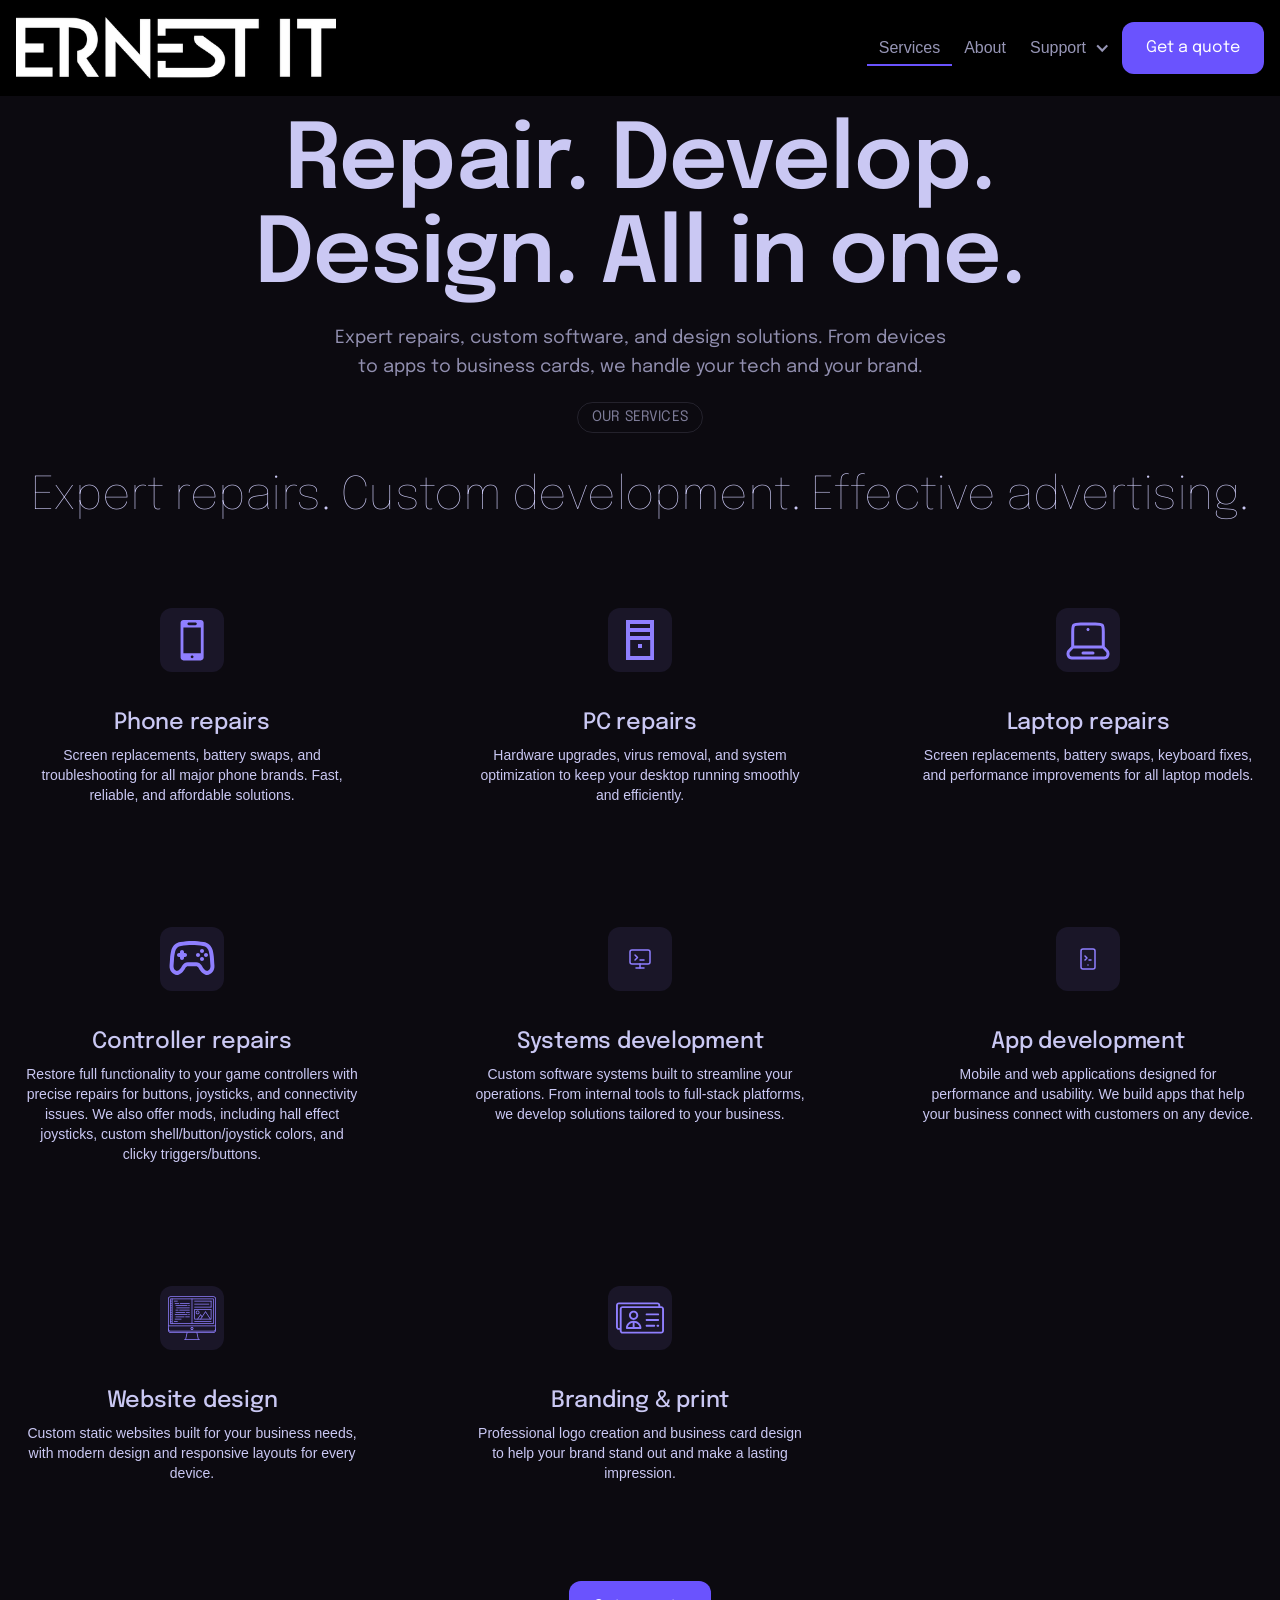
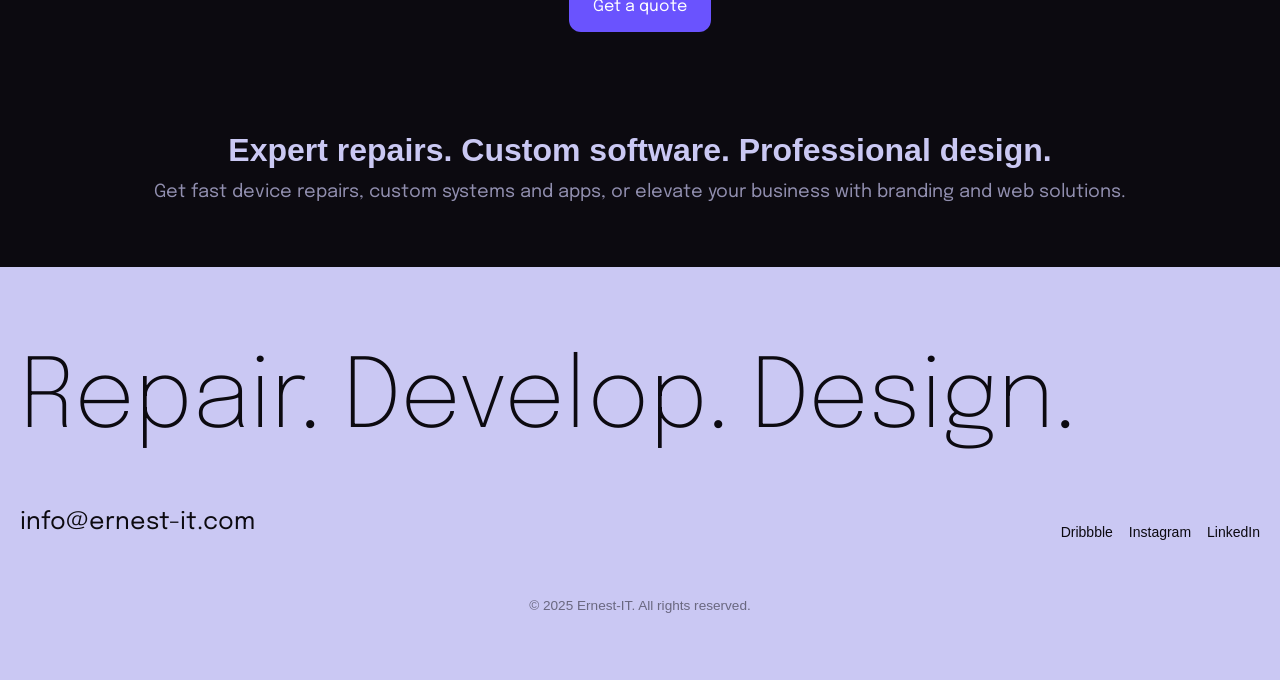
<file: services.html>
<!DOCTYPE html>
<html lang="en">
<head>
  <meta charset="utf-8"/>
  <title>Professional IT Services | Ernest-IT</title>
  <meta content="Discover Ernest-IT's comprehensive services for device repairs, systems development, app development, and advertising solutions to enhance your business. Get started today!" name="description"/>
  <meta content="Professional IT Services | Ernest-IT" property="og:title"/>
  <meta content="Discover Ernest-IT's comprehensive services for device repairs, systems development, app development, and advertising solutions to enhance your business. Get started today!" property="og:description"/>
  <meta content="Professional IT Services | Ernest-IT" property="twitter:title"/>
  <meta content="Discover Ernest-IT's comprehensive services for device repairs, systems development, app development, and advertising solutions to enhance your business. Get started today!" property="twitter:description"/>
  <meta property="og:type" content="website"/>
  <meta content="summary_large_image" name="twitter:card"/>
  <meta content="width=device-width, initial-scale=1" name="viewport"/>
  <link href="css/styles.css" rel="stylesheet" type="text/css"/>
  <link href="https://fonts.googleapis.com" rel="preconnect"/>
  <link href="https://fonts.gstatic.com" rel="preconnect" crossorigin/>
  <link href="https://fonts.googleapis.com/css2?family=Epilogue&display=swap" rel="stylesheet"/>
  <link href="images/favicon.svg" rel="icon" type="image/svg+xml"/>
  <link href="images/app-icon.png" rel="apple-touch-icon"/>
</head>
<body>
  <a href="#main" class="skip-link">Skip to content</a>
  <div class="nav">
    <div data-collapse="medium" role="banner" class="nav_container w-nav">
      <div class="nav_left">
        <a href="index.html" class="w-inline-block">
          <img width="280" sizes="(max-width: 479px) 100vw, 280px" alt="Ernest-IT Logo" src="images/ernest-20it-20logo-20white.png" loading="lazy" srcset="images/ernest-20it-20logo-20white-p-500.png 500w, images/ernest-20it-20logo-20white-p-800.png 800w, images/ernest-20it-20logo-20white-p-1080.png 1080w, images/ernest-20it-20logo-20white-p-1600.png 1600w, images/ernest-20it-20logo-20white-p-2000.png 2000w, images/ernest-20it-20logo-20white-p-2600.png 2600w, images/ernest-20it-20logo-20white-p-3200.png 3200w, images/ernest-20it-20logo-20white.png 10728w" class="image-2"/>
        </a>
      </div>
      <div class="nav_right">
        <nav role="navigation" class="nav_menu w-nav-menu">
          <ul role="list" class="nav_menu-list w-list-unstyled">
            <li class="nav_menu-list-item">
              <a href="services.html" aria-current="page" class="nav_link w-inline-block w--current"><div>Services</div></a>
            </li>
<li class="nav_menu-list-item">
              <a href="about.html" class="nav_link w-inline-block"><div>About</div></a>
            </li>
            <li class="nav_menu-list-item">
              <div class="nav_dropdown-menu w-dropdown">
                <div class="nav_link w-dropdown-toggle">
                  <div>Support</div>
                  <div class="nav-caret w-icon-dropdown-toggle"></div>
                </div>
                <div class="nav_dropdown-list w-dropdown-list">
                  <div class="nav-menu_dropdown-list-wrapper">
                    <ul role="list" class="flex_vertical margin-bottom_none w-list-unstyled">
                      <li class="margin-bottom_none">
                        <a href="faq.html" class="nav_dropdown-link w-inline-block"><div class="button_label">FAQ's</div></a>
                      </li>
                      <li class="margin-bottom_none">
                        <a href="contact.html" class="nav_dropdown-link w-inline-block"><div class="button_label">Contact Us</div></a>
                      </li>
                    </ul>
                  </div>
                </div>
              </div>
            </li>
          </ul>
          <div class="button-group margin-top_none">
            <a href="contact.html" class="button w-inline-block"><div class="button_label">Get a quote</div></a>
          </div>
        </nav>
      </div>
      <div class="nav_mobile-menu-button w-nav-button">
        <div class="icon">
          <svg xmlns="http://www.w3.org/2000/svg" width="24" height="24" viewBox="0 0 24 24">
            <g class="nc-icon-wrapper" stroke-linecap="square" stroke-linejoin="miter" stroke-width="1.5" fill="none" stroke="currentColor" stroke-miterlimit="10">
              <line x1="1" y1="12" x2="23" y2="12" stroke="currentColor"></line>
              <line x1="1" y1="5" x2="23" y2="5"></line>
              <line x1="1" y1="19" x2="23" y2="19"></line>
            </g>
          </svg>
        </div>
      </div>
    </div>
  </div>

  <header id="main" class="section padding_none">
    <div class="container is-small">
      <div class="header is-align-center margin-bottom_none">
        <h1 class="heading_h1">Repair. Develop. Design. All in one.</h1>
        <p class="subheading margin-bottom_none">Expert repairs, custom software, and design solutions. From devices to apps to business cards, we handle your tech and your brand.</p>
      </div>
    </div>
  </header>

  <section class="section">
    <div class="container">
      <div class="header is-align-center">
        <div class="eyebrow">Our services</div>
        <h2 class="heading_h2">Expert repairs. Custom development. Effective advertising.</h2>
      </div>
      <div class="w-layout-grid grid_3-col gap-large text-align_center">
        <div class="flex_vertical is-x-center">
          <div class="icon is-large is-background margin-bottom_xsmall">
            <img src="images/cellphone-svgrepo-com.svg" loading="lazy" alt="Phone repairs icon"/>
          </div>
          <h3 class="heading_h4">Phone repairs</h3>
          <p>Screen replacements, battery swaps, and troubleshooting for all major phone brands. Fast, reliable, and affordable solutions.</p>
        </div>
        <div class="flex_vertical is-x-center">
          <div class="icon is-large is-background margin-bottom_xsmall">
            <img src="images/pc-tower-svgrepo-com.svg" loading="lazy" alt="PC repairs icon"/>
          </div>
          <h3 class="heading_h4">PC repairs</h3>
          <p>Hardware upgrades, virus removal, and system optimization to keep your desktop running smoothly and efficiently.</p>
        </div>
        <div class="flex_vertical is-x-center">
          <div class="icon is-large is-background margin-bottom_xsmall">
            <img src="images/laptop-svgrepo-com.svg" loading="lazy" alt="Laptop repairs icon"/>
          </div>
          <h3 class="heading_h4">Laptop repairs</h3>
          <p>Screen replacements, battery swaps, keyboard fixes, and performance improvements for all laptop models.</p>
        </div>
        <div class="flex_vertical is-x-center">
          <div class="icon is-large is-background margin-bottom_xsmall">
            <img src="images/controller-svgrepo-com.svg" loading="lazy" alt="Controller repairs icon"/>
          </div>
          <h3 class="heading_h4">Controller repairs</h3>
          <p>Restore full functionality to your game controllers with precise repairs for buttons, joysticks, and connectivity issues. We also offer mods, including hall effect joysticks, custom shell/button/joystick colors, and clicky triggers/buttons.</p>
        </div>
        <div class="flex_vertical is-x-center">
          <div class="icon is-large is-background margin-bottom_xsmall">
            <img src="images/systems-development-svgrepo-com.svg" loading="lazy" alt="Systems development icon"/>
          </div>
          <h3 class="heading_h4">Systems development</h3>
          <p>Custom software systems built to streamline your operations. From internal tools to full-stack platforms, we develop solutions tailored to your business.</p>
        </div>
        <div class="flex_vertical is-x-center">
          <div class="icon is-large is-background margin-bottom_xsmall">
            <img src="images/app-development-svgrepo-com.svg" loading="lazy" alt="App development icon"/>
          </div>
          <h3 class="heading_h4">App development</h3>
          <p>Mobile and web applications designed for performance and usability. We build apps that help your business connect with customers on any device.</p>
        </div>
        <div class="flex_vertical is-x-center">
          <div class="icon is-large is-background margin-bottom_xsmall">
            <img src="images/website-program-svgrepo-com.svg" loading="lazy" alt="Website design icon"/>
          </div>
          <h3 class="heading_h4">Website design</h3>
          <p>Custom static websites built for your business needs, with modern design and responsive layouts for every device.</p>
        </div>
        <div class="flex_vertical is-x-center">
          <div class="icon is-large is-background margin-bottom_xsmall">
            <img src="images/business-card-id-card-svgrepo-com.svg" loading="lazy" alt="Branding and print icon"/>
          </div>
          <h3 class="heading_h4">Branding &amp; print</h3>
          <p>Professional logo creation and business card design to help your brand stand out and make a lasting impression.</p>
        </div>
      </div>
      <div class="button-group is-align-center margin-top_large">
        <a href="contact.html" class="button w-button">Get a quote</a>
      </div>
    </div>
  </section>

  <section class="section">
    <div class="container repair-page">
      <h2>Expert repairs. Custom software. Professional design.</h2>
      <p class="subheading margin-bottom_none">Get fast device repairs, custom systems and apps, or elevate your business with branding and web solutions.</p>
    </div>
  </section>

  <footer class="footer is-inverse">
    <div class="container">
      <h2 class="heading_huge mobile">Repair. Develop. Design.<br/></h2>
      <div class="flex_horizontal is-space-between tablet-vertical tablet-x-center gap-small margin-top_medium">
        <a href="mailto:info@ernest-it.com" class="footer_link on-inverse w-inline-block">
          <div class="paragraph_xlarge">info@ernest-it.com</div>
        </a>
        <ul role="list" class="flex_horizontal is-y-center is-x-center gap-xsmall is-wrap margin-bottom_none padding_none w-list-unstyled">
          <li class="margin-bottom_none"><a href="#" class="footer_link on-inverse w-inline-block"><div>Dribbble</div></a></li>
          <li class="margin-bottom_none"><a href="#" class="footer_link on-inverse w-inline-block"><div>Instagram</div></a></li>
          <li class="margin-bottom_none"><a href="#" class="footer_link on-inverse w-inline-block"><div>LinkedIn</div></a></li>
        </ul>
      </div>
      <div class="footer_copyright">&copy; 2025 Ernest-IT. All rights reserved.</div>
    </div>
  </footer>

  <script src="js/main.js"></script>
</body>
</html>
</file>
<file: css/styles.css>
html {
  -webkit-text-size-adjust: 100%;
  -ms-text-size-adjust: 100%;
  font-family: sans-serif;
}

body {
  margin: 0;
}

article, aside, details, figcaption, figure, footer, header, hgroup, main, menu, nav, section, summary {
  display: block;
}

audio, canvas, progress, video {
  vertical-align: baseline;
  display: inline-block;
}

audio:not([controls]) {
  height: 0;
  display: none;
}

[hidden], template {
  display: none;
}

a {
  background-color: #0000;
}

a:active, a:hover {
  outline: 0;
}

abbr[title] {
  border-bottom: 1px dotted;
}

b, strong {
  font-weight: bold;
}

dfn {
  font-style: italic;
}

h1 {
  margin: .67em 0;
  font-size: 2em;
}

mark {
  color: #000;
  background: #ff0;
}

small {
  font-size: 80%;
}

sub, sup {
  vertical-align: baseline;
  font-size: 75%;
  line-height: 0;
  position: relative;
}

sup {
  top: -.5em;
}

sub {
  bottom: -.25em;
}

img {
  border: 0;
}

svg:not(:root) {
  overflow: hidden;
}

hr {
  box-sizing: content-box;
  height: 0;
}

pre {
  overflow: auto;
}

code, kbd, pre, samp {
  font-family: monospace;
  font-size: 1em;
}

button, input, optgroup, select, textarea {
  color: inherit;
  font: inherit;
  margin: 0;
}

button {
  overflow: visible;
}

button, select {
  text-transform: none;
}

button, html input[type="button"], input[type="reset"] {
  -webkit-appearance: button;
  cursor: pointer;
}

button[disabled], html input[disabled] {
  cursor: default;
}

button::-moz-focus-inner, input::-moz-focus-inner {
  border: 0;
  padding: 0;
}

input {
  line-height: normal;
}

input[type="checkbox"], input[type="radio"] {
  box-sizing: border-box;
  padding: 0;
}

input[type="number"]::-webkit-inner-spin-button, input[type="number"]::-webkit-outer-spin-button {
  height: auto;
}

input[type="search"] {
  -webkit-appearance: none;
}

input[type="search"]::-webkit-search-cancel-button, input[type="search"]::-webkit-search-decoration {
  -webkit-appearance: none;
}

legend {
  border: 0;
  padding: 0;
}

textarea {
  overflow: auto;
}

optgroup {
  font-weight: bold;
}

table {
  border-collapse: collapse;
  border-spacing: 0;
}

td, th {
  padding: 0;
}

@font-face {
  font-family: webflow-icons;
  src: url("[data-uri]") format("truetype");
  font-weight: normal;
  font-style: normal;
}

[class^="w-icon-"], [class*=" w-icon-"] {
  speak: none;
  font-variant: normal;
  text-transform: none;
  -webkit-font-smoothing: antialiased;
  -moz-osx-font-smoothing: grayscale;
  font-style: normal;
  font-weight: normal;
  line-height: 1;
  font-family: webflow-icons !important;
}

.w-icon-slider-right:before {
  content: "";
}

.w-icon-slider-left:before {
  content: "";
}

.w-icon-nav-menu:before {
  content: "";
}

.w-icon-arrow-down:before, .w-icon-dropdown-toggle:before {
  content: "";
}

.w-icon-file-upload-remove:before {
  content: "";
}

.w-icon-file-upload-icon:before {
  content: "";
}

* {
  box-sizing: border-box;
}

html {
  height: 100%;
}

body {
  color: #333;
  background-color: #fff;
  min-height: 100%;
  margin: 0;
  font-family: Arial, sans-serif;
  font-size: 14px;
  line-height: 20px;
}

img {
  vertical-align: middle;
  max-width: 100%;
  display: inline-block;
}

html.w-mod-touch * {
  background-attachment: scroll !important;
}

.w-block {
  display: block;
}

.w-inline-block {
  max-width: 100%;
  display: inline-block;
}

.w-clearfix:before, .w-clearfix:after {
  content: " ";
  grid-area: 1 / 1 / 2 / 2;
  display: table;
}

.w-clearfix:after {
  clear: both;
}

.w-hidden {
  display: none;
}

.w-button {
  color: #fff;
  line-height: inherit;
  cursor: pointer;
  background-color: #3898ec;
  border: 0;
  border-radius: 0;
  padding: 9px 15px;
  text-decoration: none;
  display: inline-block;
}

input.w-button {
  -webkit-appearance: button;
}

html[data-w-dynpage] [data-w-cloak] {
  color: #0000 !important;
}

.w-code-block {
  margin: unset;
}

pre.w-code-block code {
  all: inherit;
}

.w-optimization {
  display: contents;
}

.w-webflow-badge, .w-webflow-badge > img {
  box-sizing: unset;
  width: unset;
  height: unset;
  max-height: unset;
  max-width: unset;
  min-height: unset;
  min-width: unset;
  margin: unset;
  padding: unset;
  float: unset;
  clear: unset;
  border: unset;
  border-radius: unset;
  background: unset;
  background-image: unset;
  background-position: unset;
  background-size: unset;
  background-repeat: unset;
  background-origin: unset;
  background-clip: unset;
  background-attachment: unset;
  background-color: unset;
  box-shadow: unset;
  transform: unset;
  direction: unset;
  font-family: unset;
  font-weight: unset;
  color: unset;
  font-size: unset;
  line-height: unset;
  font-style: unset;
  font-variant: unset;
  text-align: unset;
  letter-spacing: unset;
  -webkit-text-decoration: unset;
  text-decoration: unset;
  text-indent: unset;
  text-transform: unset;
  list-style-type: unset;
  text-shadow: unset;
  vertical-align: unset;
  cursor: unset;
  white-space: unset;
  word-break: unset;
  word-spacing: unset;
  word-wrap: unset;
  transition: unset;
}

.w-webflow-badge {
  white-space: nowrap;
  cursor: pointer;
  box-shadow: 0 0 0 1px #0000001a, 0 1px 3px #0000001a;
  visibility: visible !important;
  opacity: 1 !important;
  z-index: 2147483647 !important;
  color: #aaadb0 !important;
  overflow: unset !important;
  background-color: #fff !important;
  border-radius: 3px !important;
  width: auto !important;
  height: auto !important;
  margin: 0 !important;
  padding: 6px !important;
  font-size: 12px !important;
  line-height: 14px !important;
  text-decoration: none !important;
  display: inline-block !important;
  position: fixed !important;
  inset: auto 12px 12px auto !important;
  transform: none !important;
}

.w-webflow-badge > img {
  position: unset;
  visibility: unset !important;
  opacity: 1 !important;
  vertical-align: middle !important;
  display: inline-block !important;
}

h1, h2, h3, h4, h5, h6 {
  margin-bottom: 10px;
  font-weight: bold;
}

h1 {
  margin-top: 20px;
  font-size: 38px;
  line-height: 44px;
}

h2 {
  margin-top: 20px;
  font-size: 32px;
  line-height: 36px;
}

h3 {
  margin-top: 20px;
  font-size: 24px;
  line-height: 30px;
}

h4 {
  margin-top: 10px;
  font-size: 18px;
  line-height: 24px;
}

h5 {
  margin-top: 10px;
  font-size: 14px;
  line-height: 20px;
}

h6 {
  margin-top: 10px;
  font-size: 12px;
  line-height: 18px;
}

p {
  margin-top: 0;
  margin-bottom: 10px;
}

blockquote {
  border-left: 5px solid #e2e2e2;
  margin: 0 0 10px;
  padding: 10px 20px;
  font-size: 18px;
  line-height: 22px;
}

figure {
  margin: 0 0 10px;
}

figcaption {
  text-align: center;
  margin-top: 5px;
}

ul, ol {
  margin-top: 0;
  margin-bottom: 10px;
  padding-left: 40px;
}

.w-list-unstyled {
  padding-left: 0;
  list-style: none;
}

.w-embed:before, .w-embed:after {
  content: " ";
  grid-area: 1 / 1 / 2 / 2;
  display: table;
}

.w-embed:after {
  clear: both;
}

.w-video {
  width: 100%;
  padding: 0;
  position: relative;
}

.w-video iframe, .w-video object, .w-video embed {
  border: none;
  width: 100%;
  height: 100%;
  position: absolute;
  top: 0;
  left: 0;
}

fieldset {
  border: 0;
  margin: 0;
  padding: 0;
}

button, [type="button"], [type="reset"] {
  cursor: pointer;
  -webkit-appearance: button;
  border: 0;
}

.w-form {
  margin: 0 0 15px;
}

.w-form-done {
  text-align: center;
  background-color: #ddd;
  padding: 20px;
  display: none;
}

.w-form-fail {
  background-color: #ffdede;
  margin-top: 10px;
  padding: 10px;
  display: none;
}

label {
  margin-bottom: 5px;
  font-weight: bold;
  display: block;
}

.w-input, .w-select {
  color: #333;
  vertical-align: middle;
  background-color: #fff;
  border: 1px solid #ccc;
  width: 100%;
  height: 38px;
  margin-bottom: 10px;
  padding: 8px 12px;
  font-size: 14px;
  line-height: 1.42857;
  display: block;
}

.w-input::placeholder, .w-select::placeholder {
  color: #999;
}

.w-input:focus, .w-select:focus {
  border-color: #3898ec;
  outline: 0;
}

.w-input[disabled], .w-select[disabled], .w-input[readonly], .w-select[readonly], fieldset[disabled] .w-input, fieldset[disabled] .w-select {
  cursor: not-allowed;
}

.w-input[disabled]:not(.w-input-disabled), .w-select[disabled]:not(.w-input-disabled), .w-input[readonly], .w-select[readonly], fieldset[disabled]:not(.w-input-disabled) .w-input, fieldset[disabled]:not(.w-input-disabled) .w-select {
  background-color: #eee;
}

textarea.w-input, textarea.w-select {
  height: auto;
}

.w-select {
  background-color: #f3f3f3;
}

.w-select[multiple] {
  height: auto;
}

.w-form-label {
  cursor: pointer;
  margin-bottom: 0;
  font-weight: normal;
  display: inline-block;
}

.w-radio {
  margin-bottom: 5px;
  padding-left: 20px;
  display: block;
}

.w-radio:before, .w-radio:after {
  content: " ";
  grid-area: 1 / 1 / 2 / 2;
  display: table;
}

.w-radio:after {
  clear: both;
}

.w-radio-input {
  float: left;
  margin: 3px 0 0 -20px;
  line-height: normal;
}

.w-file-upload {
  margin-bottom: 10px;
  display: block;
}

.w-file-upload-input {
  opacity: 0;
  z-index: -100;
  width: .1px;
  height: .1px;
  position: absolute;
  overflow: hidden;
}

.w-file-upload-default, .w-file-upload-uploading, .w-file-upload-success {
  color: #333;
  display: inline-block;
}

.w-file-upload-error {
  margin-top: 10px;
  display: block;
}

.w-file-upload-default.w-hidden, .w-file-upload-uploading.w-hidden, .w-file-upload-error.w-hidden, .w-file-upload-success.w-hidden {
  display: none;
}

.w-file-upload-uploading-btn {
  cursor: pointer;
  background-color: #fafafa;
  border: 1px solid #ccc;
  margin: 0;
  padding: 8px 12px;
  font-size: 14px;
  font-weight: normal;
  display: flex;
}

.w-file-upload-file {
  background-color: #fafafa;
  border: 1px solid #ccc;
  flex-grow: 1;
  justify-content: space-between;
  margin: 0;
  padding: 8px 9px 8px 11px;
  display: flex;
}

.w-file-upload-file-name {
  font-size: 14px;
  font-weight: normal;
  display: block;
}

.w-file-remove-link {
  cursor: pointer;
  width: auto;
  height: auto;
  margin-top: 3px;
  margin-left: 10px;
  padding: 3px;
  display: block;
}

.w-icon-file-upload-remove {
  margin: auto;
  font-size: 10px;
}

.w-file-upload-error-msg {
  color: #ea384c;
  padding: 2px 0;
  display: inline-block;
}

.w-file-upload-info {
  padding: 0 12px;
  line-height: 38px;
  display: inline-block;
}

.w-file-upload-label {
  cursor: pointer;
  background-color: #fafafa;
  border: 1px solid #ccc;
  margin: 0;
  padding: 8px 12px;
  font-size: 14px;
  font-weight: normal;
  display: inline-block;
}

.w-icon-file-upload-icon, .w-icon-file-upload-uploading {
  width: 20px;
  margin-right: 8px;
  display: inline-block;
}

.w-icon-file-upload-uploading {
  height: 20px;
}

.w-container {
  max-width: 940px;
  margin-left: auto;
  margin-right: auto;
}

.w-container:before, .w-container:after {
  content: " ";
  grid-area: 1 / 1 / 2 / 2;
  display: table;
}

.w-container:after {
  clear: both;
}

.w-container .w-row {
  margin-left: -10px;
  margin-right: -10px;
}

.w-row:before, .w-row:after {
  content: " ";
  grid-area: 1 / 1 / 2 / 2;
  display: table;
}

.w-row:after {
  clear: both;
}

.w-row .w-row {
  margin-left: 0;
  margin-right: 0;
}

.w-col {
  float: left;
  width: 100%;
  min-height: 1px;
  padding-left: 10px;
  padding-right: 10px;
  position: relative;
}

.w-col .w-col {
  padding-left: 0;
  padding-right: 0;
}

.w-col-1 {
  width: 8.33333%;
}

.w-col-2 {
  width: 16.6667%;
}

.w-col-3 {
  width: 25%;
}

.w-col-4 {
  width: 33.3333%;
}

.w-col-5 {
  width: 41.6667%;
}

.w-col-6 {
  width: 50%;
}

.w-col-7 {
  width: 58.3333%;
}

.w-col-8 {
  width: 66.6667%;
}

.w-col-9 {
  width: 75%;
}

.w-col-10 {
  width: 83.3333%;
}

.w-col-11 {
  width: 91.6667%;
}

.w-col-12 {
  width: 100%;
}

.w-hidden-main {
  display: none !important;
}

@media screen and (max-width: 991px) {
  .w-container {
    max-width: 728px;
  }

  .w-hidden-main {
    display: inherit !important;
  }

  .w-hidden-medium {
    display: none !important;
  }

  .w-col-medium-1 {
    width: 8.33333%;
  }

  .w-col-medium-2 {
    width: 16.6667%;
  }

  .w-col-medium-3 {
    width: 25%;
  }

  .w-col-medium-4 {
    width: 33.3333%;
  }

  .w-col-medium-5 {
    width: 41.6667%;
  }

  .w-col-medium-6 {
    width: 50%;
  }

  .w-col-medium-7 {
    width: 58.3333%;
  }

  .w-col-medium-8 {
    width: 66.6667%;
  }

  .w-col-medium-9 {
    width: 75%;
  }

  .w-col-medium-10 {
    width: 83.3333%;
  }

  .w-col-medium-11 {
    width: 91.6667%;
  }

  .w-col-medium-12 {
    width: 100%;
  }

  .w-col-stack {
    width: 100%;
    left: auto;
    right: auto;
  }
}

@media screen and (max-width: 767px) {
  .w-hidden-main, .w-hidden-medium {
    display: inherit !important;
  }

  .w-hidden-small {
    display: none !important;
  }

  .w-row, .w-container .w-row {
    margin-left: 0;
    margin-right: 0;
  }

  .w-col {
    width: 100%;
    left: auto;
    right: auto;
  }

  .w-col-small-1 {
    width: 8.33333%;
  }

  .w-col-small-2 {
    width: 16.6667%;
  }

  .w-col-small-3 {
    width: 25%;
  }

  .w-col-small-4 {
    width: 33.3333%;
  }

  .w-col-small-5 {
    width: 41.6667%;
  }

  .w-col-small-6 {
    width: 50%;
  }

  .w-col-small-7 {
    width: 58.3333%;
  }

  .w-col-small-8 {
    width: 66.6667%;
  }

  .w-col-small-9 {
    width: 75%;
  }

  .w-col-small-10 {
    width: 83.3333%;
  }

  .w-col-small-11 {
    width: 91.6667%;
  }

  .w-col-small-12 {
    width: 100%;
  }
}

@media screen and (max-width: 479px) {
  .w-container {
    max-width: none;
  }

  .w-hidden-main, .w-hidden-medium, .w-hidden-small {
    display: inherit !important;
  }

  .w-hidden-tiny {
    display: none !important;
  }

  .w-col {
    width: 100%;
  }

  .w-col-tiny-1 {
    width: 8.33333%;
  }

  .w-col-tiny-2 {
    width: 16.6667%;
  }

  .w-col-tiny-3 {
    width: 25%;
  }

  .w-col-tiny-4 {
    width: 33.3333%;
  }

  .w-col-tiny-5 {
    width: 41.6667%;
  }

  .w-col-tiny-6 {
    width: 50%;
  }

  .w-col-tiny-7 {
    width: 58.3333%;
  }

  .w-col-tiny-8 {
    width: 66.6667%;
  }

  .w-col-tiny-9 {
    width: 75%;
  }

  .w-col-tiny-10 {
    width: 83.3333%;
  }

  .w-col-tiny-11 {
    width: 91.6667%;
  }

  .w-col-tiny-12 {
    width: 100%;
  }
}

.w-widget {
  position: relative;
}

.w-widget-map {
  width: 100%;
  height: 400px;
}

.w-widget-map label {
  width: auto;
  display: inline;
}

.w-widget-map img {
  max-width: inherit;
}

.w-widget-map .gm-style-iw {
  text-align: center;
}

.w-widget-map .gm-style-iw > button {
  display: none !important;
}

.w-widget-twitter {
  overflow: hidden;
}

.w-widget-twitter-count-shim {
  vertical-align: top;
  text-align: center;
  background: #fff;
  border: 1px solid #758696;
  border-radius: 3px;
  width: 28px;
  height: 20px;
  display: inline-block;
  position: relative;
}

.w-widget-twitter-count-shim * {
  pointer-events: none;
  -webkit-user-select: none;
  user-select: none;
}

.w-widget-twitter-count-shim .w-widget-twitter-count-inner {
  text-align: center;
  color: #999;
  font-family: serif;
  font-size: 15px;
  line-height: 12px;
  position: relative;
}

.w-widget-twitter-count-shim .w-widget-twitter-count-clear {
  display: block;
  position: relative;
}

.w-widget-twitter-count-shim.w--large {
  width: 36px;
  height: 28px;
}

.w-widget-twitter-count-shim.w--large .w-widget-twitter-count-inner {
  font-size: 18px;
  line-height: 18px;
}

.w-widget-twitter-count-shim:not(.w--vertical) {
  margin-left: 5px;
  margin-right: 8px;
}

.w-widget-twitter-count-shim:not(.w--vertical).w--large {
  margin-left: 6px;
}

.w-widget-twitter-count-shim:not(.w--vertical):before, .w-widget-twitter-count-shim:not(.w--vertical):after {
  content: " ";
  pointer-events: none;
  border: solid #0000;
  width: 0;
  height: 0;
  position: absolute;
  top: 50%;
  left: 0;
}

.w-widget-twitter-count-shim:not(.w--vertical):before {
  border-width: 4px;
  border-color: #75869600 #5d6c7b #75869600 #75869600;
  margin-top: -4px;
  margin-left: -9px;
}

.w-widget-twitter-count-shim:not(.w--vertical).w--large:before {
  border-width: 5px;
  margin-top: -5px;
  margin-left: -10px;
}

.w-widget-twitter-count-shim:not(.w--vertical):after {
  border-width: 4px;
  border-color: #fff0 #fff #fff0 #fff0;
  margin-top: -4px;
  margin-left: -8px;
}

.w-widget-twitter-count-shim:not(.w--vertical).w--large:after {
  border-width: 5px;
  margin-top: -5px;
  margin-left: -9px;
}

.w-widget-twitter-count-shim.w--vertical {
  width: 61px;
  height: 33px;
  margin-bottom: 8px;
}

.w-widget-twitter-count-shim.w--vertical:before, .w-widget-twitter-count-shim.w--vertical:after {
  content: " ";
  pointer-events: none;
  border: solid #0000;
  width: 0;
  height: 0;
  position: absolute;
  top: 100%;
  left: 50%;
}

.w-widget-twitter-count-shim.w--vertical:before {
  border-width: 5px;
  border-color: #5d6c7b #75869600 #75869600;
  margin-left: -5px;
}

.w-widget-twitter-count-shim.w--vertical:after {
  border-width: 4px;
  border-color: #fff #fff0 #fff0;
  margin-left: -4px;
}

.w-widget-twitter-count-shim.w--vertical .w-widget-twitter-count-inner {
  font-size: 18px;
  line-height: 22px;
}

.w-widget-twitter-count-shim.w--vertical.w--large {
  width: 76px;
}

.w-background-video {
  color: #fff;
  height: 500px;
  position: relative;
  overflow: hidden;
}

.w-background-video > video {
  object-fit: cover;
  z-index: -100;
  background-position: 50%;
  background-size: cover;
  width: 100%;
  height: 100%;
  margin: auto;
  position: absolute;
  inset: -100%;
}

.w-background-video > video::-webkit-media-controls-start-playback-button {
  -webkit-appearance: none;
  display: none !important;
}

.w-background-video--control {
  background-color: #0000;
  padding: 0;
  position: absolute;
  bottom: 1em;
  right: 1em;
}

.w-background-video--control > [hidden] {
  display: none !important;
}

.w-slider {
  text-align: center;
  clear: both;
  -webkit-tap-highlight-color: #0000;
  tap-highlight-color: #0000;
  background: #ddd;
  height: 300px;
  position: relative;
}

.w-slider-mask {
  z-index: 1;
  white-space: nowrap;
  height: 100%;
  display: block;
  position: relative;
  left: 0;
  right: 0;
  overflow: hidden;
}

.w-slide {
  vertical-align: top;
  white-space: normal;
  text-align: left;
  width: 100%;
  height: 100%;
  display: inline-block;
  position: relative;
}

.w-slider-nav {
  z-index: 2;
  text-align: center;
  -webkit-tap-highlight-color: #0000;
  tap-highlight-color: #0000;
  height: 40px;
  margin: auto;
  padding-top: 10px;
  position: absolute;
  inset: auto 0 0;
}

.w-slider-nav.w-round > div {
  border-radius: 100%;
}

.w-slider-nav.w-num > div {
  font-size: inherit;
  line-height: inherit;
  width: auto;
  height: auto;
  padding: .2em .5em;
}

.w-slider-nav.w-shadow > div {
  box-shadow: 0 0 3px #3336;
}

.w-slider-nav-invert {
  color: #fff;
}

.w-slider-nav-invert > div {
  background-color: #2226;
}

.w-slider-nav-invert > div.w-active {
  background-color: #222;
}

.w-slider-dot {
  cursor: pointer;
  background-color: #fff6;
  width: 1em;
  height: 1em;
  margin: 0 3px .5em;
  transition: background-color .1s, color .1s;
  display: inline-block;
  position: relative;
}

.w-slider-dot.w-active {
  background-color: #fff;
}

.w-slider-dot:focus {
  outline: none;
  box-shadow: 0 0 0 2px #fff;
}

.w-slider-dot:focus.w-active {
  box-shadow: none;
}

.w-slider-arrow-left, .w-slider-arrow-right {
  cursor: pointer;
  color: #fff;
  -webkit-tap-highlight-color: #0000;
  tap-highlight-color: #0000;
  -webkit-user-select: none;
  user-select: none;
  width: 80px;
  margin: auto;
  font-size: 40px;
  position: absolute;
  inset: 0;
  overflow: hidden;
}

.w-slider-arrow-left [class^="w-icon-"], .w-slider-arrow-right [class^="w-icon-"], .w-slider-arrow-left [class*=" w-icon-"], .w-slider-arrow-right [class*=" w-icon-"] {
  position: absolute;
}

.w-slider-arrow-left:focus, .w-slider-arrow-right:focus {
  outline: 0;
}

.w-slider-arrow-left {
  z-index: 3;
  right: auto;
}

.w-slider-arrow-right {
  z-index: 4;
  left: auto;
}

.w-icon-slider-left, .w-icon-slider-right {
  width: 1em;
  height: 1em;
  margin: auto;
  inset: 0;
}

.w-slider-aria-label {
  clip: rect(0 0 0 0);
  border: 0;
  width: 1px;
  height: 1px;
  margin: -1px;
  padding: 0;
  position: absolute;
  overflow: hidden;
}

.w-slider-force-show {
  display: block !important;
}

.w-dropdown {
  text-align: left;
  z-index: 900;
  margin-left: auto;
  margin-right: auto;
  display: inline-block;
  position: relative;
}

.w-dropdown-btn, .w-dropdown-toggle, .w-dropdown-link {
  vertical-align: top;
  color: #222;
  text-align: left;
  white-space: nowrap;
  margin-left: auto;
  margin-right: auto;
  padding: 20px;
  text-decoration: none;
  position: relative;
}

.w-dropdown-toggle {
  -webkit-user-select: none;
  user-select: none;
  cursor: pointer;
  padding-right: 40px;
  display: inline-block;
}

.w-dropdown-toggle:focus {
  outline: 0;
}

.w-icon-dropdown-toggle {
  width: 1em;
  height: 1em;
  margin: auto 20px auto auto;
  position: absolute;
  top: 0;
  bottom: 0;
  right: 0;
}

.w-dropdown-list {
  background: #ddd;
  min-width: 100%;
  display: none;
  position: absolute;
}

.w-dropdown-list.w--open {
  display: block;
}

.w-dropdown-link {
  color: #222;
  padding: 10px 20px;
  display: block;
}

.w-dropdown-link.w--current {
  color: #0082f3;
}

.w-dropdown-link:focus {
  outline: 0;
}

@media screen and (max-width: 767px) {
  .w-nav-brand {
    padding-left: 10px;
  }
}

.w-lightbox-backdrop {
  cursor: auto;
  letter-spacing: normal;
  text-indent: 0;
  text-shadow: none;
  text-transform: none;
  visibility: visible;
  white-space: normal;
  word-break: normal;
  word-spacing: normal;
  word-wrap: normal;
  color: #fff;
  text-align: center;
  z-index: 2000;
  opacity: 0;
  -webkit-user-select: none;
  -moz-user-select: none;
  -webkit-tap-highlight-color: transparent;
  background: #000000e6;
  outline: 0;
  font-family: Helvetica Neue, Helvetica, Ubuntu, Segoe UI, Verdana, sans-serif;
  font-size: 17px;
  font-style: normal;
  font-weight: 300;
  line-height: 1.2;
  list-style: disc;
  position: fixed;
  inset: 0;
  -webkit-transform: translate(0);
}

.w-lightbox-backdrop, .w-lightbox-container {
  -webkit-overflow-scrolling: touch;
  height: 100%;
  overflow: auto;
}

.w-lightbox-content {
  height: 100vh;
  position: relative;
  overflow: hidden;
}

.w-lightbox-view {
  opacity: 0;
  width: 100vw;
  height: 100vh;
  position: absolute;
}

.w-lightbox-view:before {
  content: "";
  height: 100vh;
}

.w-lightbox-group, .w-lightbox-group .w-lightbox-view, .w-lightbox-group .w-lightbox-view:before {
  height: 86vh;
}

.w-lightbox-frame, .w-lightbox-view:before {
  vertical-align: middle;
  display: inline-block;
}

.w-lightbox-figure {
  margin: 0;
  position: relative;
}

.w-lightbox-group .w-lightbox-figure {
  cursor: pointer;
}

.w-lightbox-img {
  width: auto;
  max-width: none;
  height: auto;
}

.w-lightbox-image {
  float: none;
  max-width: 100vw;
  max-height: 100vh;
  display: block;
}

.w-lightbox-group .w-lightbox-image {
  max-height: 86vh;
}

.w-lightbox-caption {
  text-align: left;
  text-overflow: ellipsis;
  white-space: nowrap;
  background: #0006;
  padding: .5em 1em;
  position: absolute;
  bottom: 0;
  left: 0;
  right: 0;
  overflow: hidden;
}

.w-lightbox-embed {
  width: 100%;
  height: 100%;
  position: absolute;
  inset: 0;
}

.w-lightbox-control {
  cursor: pointer;
  background-position: center;
  background-repeat: no-repeat;
  background-size: 24px;
  width: 4em;
  transition: all .3s;
  position: absolute;
  top: 0;
}

.w-lightbox-left {
  background-image: url("[data-uri]");
  display: none;
  bottom: 0;
  left: 0;
}

.w-lightbox-right {
  background-image: url("[data-uri]");
  display: none;
  bottom: 0;
  right: 0;
}

.w-lightbox-close {
  background-image: url("[data-uri]");
  background-size: 18px;
  height: 2.6em;
  right: 0;
}

.w-lightbox-strip {
  white-space: nowrap;
  padding: 0 1vh;
  line-height: 0;
  position: absolute;
  bottom: 0;
  left: 0;
  right: 0;
  overflow: auto hidden;
}

.w-lightbox-item {
  box-sizing: content-box;
  cursor: pointer;
  width: 10vh;
  padding: 2vh 1vh;
  display: inline-block;
  -webkit-transform: translate3d(0, 0, 0);
}

.w-lightbox-active {
  opacity: .3;
}

.w-lightbox-thumbnail {
  background: #222;
  height: 10vh;
  position: relative;
  overflow: hidden;
}

.w-lightbox-thumbnail-image {
  position: absolute;
  top: 0;
  left: 0;
}

.w-lightbox-thumbnail .w-lightbox-tall {
  width: 100%;
  top: 50%;
  transform: translate(0, -50%);
}

.w-lightbox-thumbnail .w-lightbox-wide {
  height: 100%;
  left: 50%;
  transform: translate(-50%);
}

.w-lightbox-spinner {
  box-sizing: border-box;
  border: 5px solid #0006;
  border-radius: 50%;
  width: 40px;
  height: 40px;
  margin-top: -20px;
  margin-left: -20px;
  animation: .8s linear infinite spin;
  position: absolute;
  top: 50%;
  left: 50%;
}

.w-lightbox-spinner:after {
  content: "";
  border: 3px solid #0000;
  border-bottom-color: #fff;
  border-radius: 50%;
  position: absolute;
  inset: -4px;
}

.w-lightbox-hide {
  display: none;
}

.w-lightbox-noscroll {
  overflow: hidden;
}

@media (min-width: 768px) {
  .w-lightbox-content {
    height: 96vh;
    margin-top: 2vh;
  }

  .w-lightbox-view, .w-lightbox-view:before {
    height: 96vh;
  }

  .w-lightbox-group, .w-lightbox-group .w-lightbox-view, .w-lightbox-group .w-lightbox-view:before {
    height: 84vh;
  }

  .w-lightbox-image {
    max-width: 96vw;
    max-height: 96vh;
  }

  .w-lightbox-group .w-lightbox-image {
    max-width: 82.3vw;
    max-height: 84vh;
  }

  .w-lightbox-left, .w-lightbox-right {
    opacity: .5;
    display: block;
  }

  .w-lightbox-close {
    opacity: .8;
  }

  .w-lightbox-control:hover {
    opacity: 1;
  }
}

.w-lightbox-inactive, .w-lightbox-inactive:hover {
  opacity: 0;
}

.w-richtext:before, .w-richtext:after {
  content: " ";
  grid-area: 1 / 1 / 2 / 2;
  display: table;
}

.w-richtext:after {
  clear: both;
}

.w-richtext[contenteditable="true"]:before, .w-richtext[contenteditable="true"]:after {
  white-space: initial;
}

.w-richtext ol, .w-richtext ul {
  overflow: hidden;
}

.w-richtext .w-richtext-figure-selected.w-richtext-figure-type-video div:after, .w-richtext .w-richtext-figure-selected[data-rt-type="video"] div:after, .w-richtext .w-richtext-figure-selected.w-richtext-figure-type-image div, .w-richtext .w-richtext-figure-selected[data-rt-type="image"] div {
  outline: 2px solid #2895f7;
}

.w-richtext figure.w-richtext-figure-type-video > div:after, .w-richtext figure[data-rt-type="video"] > div:after {
  content: "";
  display: none;
  position: absolute;
  inset: 0;
}

.w-richtext figure {
  max-width: 60%;
  position: relative;
}

.w-richtext figure > div:before {
  cursor: default !important;
}

.w-richtext figure img {
  width: 100%;
}

.w-richtext figure figcaption.w-richtext-figcaption-placeholder {
  opacity: .6;
}

.w-richtext figure div {
  color: #0000;
  font-size: 0;
}

.w-richtext figure.w-richtext-figure-type-image, .w-richtext figure[data-rt-type="image"] {
  display: table;
}

.w-richtext figure.w-richtext-figure-type-image > div, .w-richtext figure[data-rt-type="image"] > div {
  display: inline-block;
}

.w-richtext figure.w-richtext-figure-type-image > figcaption, .w-richtext figure[data-rt-type="image"] > figcaption {
  caption-side: bottom;
  display: table-caption;
}

.w-richtext figure.w-richtext-figure-type-video, .w-richtext figure[data-rt-type="video"] {
  width: 60%;
  height: 0;
}

.w-richtext figure.w-richtext-figure-type-video iframe, .w-richtext figure[data-rt-type="video"] iframe {
  width: 100%;
  height: 100%;
  position: absolute;
  top: 0;
  left: 0;
}

.w-richtext figure.w-richtext-figure-type-video > div, .w-richtext figure[data-rt-type="video"] > div {
  width: 100%;
}

.w-richtext figure.w-richtext-align-center {
  clear: both;
  margin-left: auto;
  margin-right: auto;
}

.w-richtext figure.w-richtext-align-center.w-richtext-figure-type-image > div, .w-richtext figure.w-richtext-align-center[data-rt-type="image"] > div {
  max-width: 100%;
}

.w-richtext figure.w-richtext-align-normal {
  clear: both;
}

.w-richtext figure.w-richtext-align-fullwidth {
  text-align: center;
  clear: both;
  width: 100%;
  max-width: 100%;
  margin-left: auto;
  margin-right: auto;
  display: block;
}

.w-richtext figure.w-richtext-align-fullwidth > div {
  padding-bottom: inherit;
  display: inline-block;
}

.w-richtext figure.w-richtext-align-fullwidth > figcaption {
  display: block;
}

.w-richtext figure.w-richtext-align-floatleft {
  float: left;
  clear: none;
  margin-right: 15px;
}

.w-richtext figure.w-richtext-align-floatright {
  float: right;
  clear: none;
  margin-left: 15px;
}

.w-nav {
  z-index: 1000;
  background: #ddd;
  position: relative;
}

.w-nav:before, .w-nav:after {
  content: " ";
  grid-area: 1 / 1 / 2 / 2;
  display: table;
}

.w-nav:after {
  clear: both;
}

.w-nav-brand {
  float: left;
  color: #333;
  text-decoration: none;
  position: relative;
}

.w-nav-link {
  vertical-align: top;
  color: #222;
  text-align: left;
  margin-left: auto;
  margin-right: auto;
  padding: 20px;
  text-decoration: none;
  display: inline-block;
  position: relative;
}

.w-nav-link.w--current {
  color: #0082f3;
}

.w-nav-menu {
  float: right;
  position: relative;
}

[data-nav-menu-open] {
  text-align: center;
  background: #c8c8c8;
  min-width: 200px;
  position: absolute;
  top: 100%;
  left: 0;
  right: 0;
  overflow: visible;
  display: block !important;
}

.w--nav-link-open {
  display: block;
  position: relative;
}

.w-nav-overlay {
  width: 100%;
  display: none;
  position: absolute;
  top: 100%;
  left: 0;
  right: 0;
  overflow: hidden;
}

.w-nav-overlay [data-nav-menu-open] {
  top: 0;
}

.w-nav[data-animation="over-left"] .w-nav-overlay {
  width: auto;
}

.w-nav[data-animation="over-left"] .w-nav-overlay, .w-nav[data-animation="over-left"] [data-nav-menu-open] {
  z-index: 1;
  top: 0;
  right: auto;
}

.w-nav[data-animation="over-right"] .w-nav-overlay {
  width: auto;
}

.w-nav[data-animation="over-right"] .w-nav-overlay, .w-nav[data-animation="over-right"] [data-nav-menu-open] {
  z-index: 1;
  top: 0;
  left: auto;
}

.w-nav-button {
  float: right;
  cursor: pointer;
  -webkit-tap-highlight-color: #0000;
  tap-highlight-color: #0000;
  -webkit-user-select: none;
  user-select: none;
  padding: 18px;
  font-size: 24px;
  display: none;
  position: relative;
}

.w-nav-button:focus {
  outline: 0;
}

.w-nav-button.w--open {
  color: #fff;
  background-color: #c8c8c8;
}

.w-nav[data-collapse="all"] .w-nav-menu {
  display: none;
}

.w-nav[data-collapse="all"] .w-nav-button, .w--nav-dropdown-open, .w--nav-dropdown-toggle-open {
  display: block;
}

.w--nav-dropdown-list-open {
  position: static;
}

@media screen and (max-width: 991px) {
  .w-nav[data-collapse="medium"] .w-nav-menu {
    display: none;
  }

  .w-nav[data-collapse="medium"] .w-nav-button {
    display: block;
  }
}

@media screen and (max-width: 767px) {
  .w-nav[data-collapse="small"] .w-nav-menu {
    display: none;
  }

  .w-nav[data-collapse="small"] .w-nav-button {
    display: block;
  }

  .w-nav-brand {
    padding-left: 10px;
  }
}

@media screen and (max-width: 479px) {
  .w-nav[data-collapse="tiny"] .w-nav-menu {
    display: none;
  }

  .w-nav[data-collapse="tiny"] .w-nav-button {
    display: block;
  }
}

.w-tabs {
  position: relative;
}

.w-tabs:before, .w-tabs:after {
  content: " ";
  grid-area: 1 / 1 / 2 / 2;
  display: table;
}

.w-tabs:after {
  clear: both;
}

.w-tab-menu {
  position: relative;
}

.w-tab-link {
  vertical-align: top;
  text-align: left;
  cursor: pointer;
  color: #222;
  background-color: #ddd;
  padding: 9px 30px;
  text-decoration: none;
  display: inline-block;
  position: relative;
}

.w-tab-link.w--current {
  background-color: #c8c8c8;
}

.w-tab-link:focus {
  outline: 0;
}

.w-tab-content {
  display: block;
  position: relative;
  overflow: hidden;
}

.w-tab-pane {
  display: none;
  position: relative;
}

.w--tab-active {
  display: block;
}

@media screen and (max-width: 479px) {
  .w-tab-link {
    display: block;
  }
}

.w-ix-emptyfix:after {
  content: "";
}

@keyframes spin {
  0% {
    transform: rotate(0);
  }

  100% {
    transform: rotate(360deg);
  }
}

.w-dyn-empty {
  background-color: #ddd;
  padding: 10px;
}

.w-dyn-hide, .w-dyn-bind-empty, .w-condition-invisible {
  display: none !important;
}

.wf-layout-layout {
  display: grid;
}

:root {
  --ai-gen-82921b10-4b39-48f0-b346-808cf4903d29-1755578368938_sizes---container--container-width: 1280px;
  --ai-gen-82921b10-4b39-48f0-b346-808cf4903d29-1755578368938_sizes---container--container-lg-width: 1440px;
  --ai-gen-82921b10-4b39-48f0-b346-808cf4903d29-1755578368938_sizes---container--container-sm-width: 1000px;
  --ai-gen-82921b10-4b39-48f0-b346-808cf4903d29-1755578368938---background-color--bg-primary: var(--ai-gen-82921b10-4b39-48f0-b346-808cf4903d29-1755578368938---core-neutral-color--neutral-primary);
  --ai-gen-82921b10-4b39-48f0-b346-808cf4903d29-1755578368938---text-color--text-primary: var(--ai-gen-82921b10-4b39-48f0-b346-808cf4903d29-1755578368938---core-neutral-color--neutral-inverse);
  --ai-gen-82921b10-4b39-48f0-b346-808cf4903d29-1755578368938_sizes---section--section-padding-vertical-tablet\<deleted\|variable-4e23d236-f743-4ae3-7d31-c81a9b7e7376\>: var(--ai-gen-82921b10-4b39-48f0-b346-808cf4903d29-1755578368938_sizes---spacing--7x);
  --ai-gen-82921b10-4b39-48f0-b346-808cf4903d29-1755578368938_sizes---section--section-padding-vertical-mobile-l\<deleted\|variable-d1d017d2-160c-1a0e-8a51-e476296e77cc\>: var(--ai-gen-82921b10-4b39-48f0-b346-808cf4903d29-1755578368938_sizes---spacing--6x);
  --ai-gen-82921b10-4b39-48f0-b346-808cf4903d29-1755578368938---background-color--bg-secondary: var(--ai-gen-82921b10-4b39-48f0-b346-808cf4903d29-1755578368938---core-neutral-color--neutral-secondary);
  --ai-gen-82921b10-4b39-48f0-b346-808cf4903d29-1755578368938---background-color--bg-accent-primary: var(--ai-gen-82921b10-4b39-48f0-b346-808cf4903d29-1755578368938---core-accent-color--accent-primary);
  --ai-gen-82921b10-4b39-48f0-b346-808cf4903d29-1755578368938---text-color--text-on-accent-primary: #fff;
  --ai-gen-82921b10-4b39-48f0-b346-808cf4903d29-1755578368938---background-color--bg-inverse: var(--ai-gen-82921b10-4b39-48f0-b346-808cf4903d29-1755578368938---core-neutral-color--neutral-inverse);
  --ai-gen-82921b10-4b39-48f0-b346-808cf4903d29-1755578368938---text-color--text-inverse-primary: var(--ai-gen-82921b10-4b39-48f0-b346-808cf4903d29-1755578368938---core-neutral-color--neutral-primary);
  --ai-gen-82921b10-4b39-48f0-b346-808cf4903d29-1755578368938---background-color--bg-accent-secondary: var(--ai-gen-82921b10-4b39-48f0-b346-808cf4903d29-1755578368938---core-accent-color--accent-secondary);
  --ai-gen-82921b10-4b39-48f0-b346-808cf4903d29-1755578368938---text-color--text-on-accent-secondary: #fff;
  --ai-gen-82921b10-4b39-48f0-b346-808cf4903d29-1755578368938---core-color-tint--neutral-inverse-a20: #cac8f333;
  --ai-gen-82921b10-4b39-48f0-b346-808cf4903d29-1755578368938---background-color--bg-accent-tertiary: var(--ai-gen-82921b10-4b39-48f0-b346-808cf4903d29-1755578368938---core-accent-color--accent-tertiary);
  --ai-gen-82921b10-4b39-48f0-b346-808cf4903d29-1755578368938---text-color--text-on-accent-tertiary: #fff;
  --ai-gen-82921b10-4b39-48f0-b346-808cf4903d29-1755578368938_sizes---spacing--1-25x: 1.25rem;
  --ai-gen-82921b10-4b39-48f0-b346-808cf4903d29-1755578368938_typography---eyebrow--eyebrow-font: var(--ai-gen-82921b10-4b39-48f0-b346-808cf4903d29-1755578368938_typography---font--body-font);
  --ai-gen-82921b10-4b39-48f0-b346-808cf4903d29-1755578368938_typography---eyebrow--eyebrow-size: .9rem;
  --ai-gen-82921b10-4b39-48f0-b346-808cf4903d29-1755578368938_typography---eyebrow--eyebrow-line-height: 1.3em;
  --ai-gen-82921b10-4b39-48f0-b346-808cf4903d29-1755578368938_typography---base-typography--base-font-weight: 400;
  --ai-gen-82921b10-4b39-48f0-b346-808cf4903d29-1755578368938_typography---eyebrow--eyebrow-letter-spacing: .01em;
  --ai-gen-82921b10-4b39-48f0-b346-808cf4903d29-1755578368938_sizes---gap--sm-gap: var(--ai-gen-82921b10-4b39-48f0-b346-808cf4903d29-1755578368938_sizes---spacing--2x);
  --ai-gen-82921b10-4b39-48f0-b346-808cf4903d29-1755578368938_sizes---gap--xs-gap: var(--ai-gen-82921b10-4b39-48f0-b346-808cf4903d29-1755578368938_sizes---spacing--1x);
  --ai-gen-82921b10-4b39-48f0-b346-808cf4903d29-1755578368938_sizes---gap--md-gap: var(--ai-gen-82921b10-4b39-48f0-b346-808cf4903d29-1755578368938_sizes---spacing--3x);
  --ai-gen-82921b10-4b39-48f0-b346-808cf4903d29-1755578368938_sizes---gap--lg-gap: var(--ai-gen-82921b10-4b39-48f0-b346-808cf4903d29-1755578368938_sizes---spacing--4x);
  --ai-gen-82921b10-4b39-48f0-b346-808cf4903d29-1755578368938_typography---h0-heading--h0-margin-bottom: .3em;
  --ai-gen-82921b10-4b39-48f0-b346-808cf4903d29-1755578368938_typography---font--heading-font: Epilogue, sans-serif;
  --ai-gen-82921b10-4b39-48f0-b346-808cf4903d29-1755578368938_typography---h0-heading--h0-size: 6rem;
  --ai-gen-82921b10-4b39-48f0-b346-808cf4903d29-1755578368938_typography---h0-heading--h0-line-height: 1.04em;
  --ai-gen-82921b10-4b39-48f0-b346-808cf4903d29-1755578368938_typography---h0-heading--h0-weight: 200;
  --ai-gen-82921b10-4b39-48f0-b346-808cf4903d29-1755578368938_typography---h0-heading--h0-letter-spacing: -.01em;
  --ai-gen-82921b10-4b39-48f0-b346-808cf4903d29-1755578368938_typography---h1-heading--h1-size: 5.65rem;
  --ai-gen-82921b10-4b39-48f0-b346-808cf4903d29-1755578368938_typography---h2-heading--h2-line-height: 1.04em;
  --ai-gen-82921b10-4b39-48f0-b346-808cf4903d29-1755578368938_typography---base-typography--base-font-weight-bold: 600;
  --ai-gen-82921b10-4b39-48f0-b346-808cf4903d29-1755578368938_typography---h1-heading--h1-letter-spacing: -.01em;
  --ai-gen-82921b10-4b39-48f0-b346-808cf4903d29-1755578368938_typography---h2-heading--h2-margin-bottom: .35em;
  --ai-gen-82921b10-4b39-48f0-b346-808cf4903d29-1755578368938_typography---h2-heading--h2-size: 2.83rem;
  --ai-gen-82921b10-4b39-48f0-b346-808cf4903d29-1755578368938_typography---h2-heading--h2-weight: 100;
  --ai-gen-82921b10-4b39-48f0-b346-808cf4903d29-1755578368938_typography---h2-heading--h2-letter-spacing: -.01em;
  --ai-gen-82921b10-4b39-48f0-b346-808cf4903d29-1755578368938_typography---h3-heading--h3-margin-bottom: .5em;
  --ai-gen-82921b10-4b39-48f0-b346-808cf4903d29-1755578368938_typography---h3-heading--h3-size: 2rem;
  --ai-gen-82921b10-4b39-48f0-b346-808cf4903d29-1755578368938_typography---h3-heading--h3-line-height: 1.04em;
  --ai-gen-82921b10-4b39-48f0-b346-808cf4903d29-1755578368938_typography---h3-heading--h3-weight: 400;
  --ai-gen-82921b10-4b39-48f0-b346-808cf4903d29-1755578368938_typography---h3-heading--h3-letter-spacing: -.01em;
  --ai-gen-82921b10-4b39-48f0-b346-808cf4903d29-1755578368938_typography---h4-heading--h4-margin-bottom: .35em;
  --ai-gen-82921b10-4b39-48f0-b346-808cf4903d29-1755578368938_typography---h4-heading--h4-size: 1.41rem;
  --ai-gen-82921b10-4b39-48f0-b346-808cf4903d29-1755578368938_typography---h4-heading--h4-line-height: 1.3em;
  --ai-gen-82921b10-4b39-48f0-b346-808cf4903d29-1755578368938_typography---h4-heading--h4-weight: 500;
  --ai-gen-82921b10-4b39-48f0-b346-808cf4903d29-1755578368938_typography---h4-heading--h4-letter-spacing: -.01em;
  --ai-gen-82921b10-4b39-48f0-b346-808cf4903d29-1755578368938_typography---h5-heading--h5-margin-bottom: .5em;
  --ai-gen-82921b10-4b39-48f0-b346-808cf4903d29-1755578368938_typography---h5-heading--h5-size: 1rem;
  --ai-gen-82921b10-4b39-48f0-b346-808cf4903d29-1755578368938_typography---h5-heading--h5-line-height: 1.3em;
  --ai-gen-82921b10-4b39-48f0-b346-808cf4903d29-1755578368938_typography---h5-heading--h5-weight: 500;
  --ai-gen-82921b10-4b39-48f0-b346-808cf4903d29-1755578368938_typography---h5-heading--h5-letter-spacing: 0em;
  --ai-gen-82921b10-4b39-48f0-b346-808cf4903d29-1755578368938_typography---h6-heading--h6-margin-bottom: .5em;
  --ai-gen-82921b10-4b39-48f0-b346-808cf4903d29-1755578368938_typography---h6-heading--h6-size: .71rem;
  --ai-gen-82921b10-4b39-48f0-b346-808cf4903d29-1755578368938_typography---h6-heading--h6-line-height: 1.3em;
  --ai-gen-82921b10-4b39-48f0-b346-808cf4903d29-1755578368938_typography---h6-heading--h6-weight: 500;
  --ai-gen-82921b10-4b39-48f0-b346-808cf4903d29-1755578368938_typography---h6-heading--h6-letter-spacing: .1em;
  --ai-gen-82921b10-4b39-48f0-b346-808cf4903d29-1755578368938_typography---base-typography--base-margin-bottom: .7em;
  --ai-gen-82921b10-4b39-48f0-b346-808cf4903d29-1755578368938_typography---font--body-font: Epilogue, sans-serif;
  --ai-gen-82921b10-4b39-48f0-b346-808cf4903d29-1755578368938_typography---text-lg--lg-text-size: 1.13rem;
  --ai-gen-82921b10-4b39-48f0-b346-808cf4903d29-1755578368938_typography---text-lg--lg-text-line-height: 1.6em;
  --ai-gen-82921b10-4b39-48f0-b346-808cf4903d29-1755578368938_typography---text-lg--lg-text-letter-spacing: 0em;
  --ai-gen-82921b10-4b39-48f0-b346-808cf4903d29-1755578368938_typography---text-xl--xl-text-size: 1.5rem;
  --ai-gen-82921b10-4b39-48f0-b346-808cf4903d29-1755578368938_typography---text-xl--xl-text-line-height: 1.6em;
  --ai-gen-82921b10-4b39-48f0-b346-808cf4903d29-1755578368938_typography---text-xl--xl-text-letter-spacing: 0em;
  --ai-gen-82921b10-4b39-48f0-b346-808cf4903d29-1755578368938_typography---text-sm--sm-text-size: .88rem;
  --ai-gen-82921b10-4b39-48f0-b346-808cf4903d29-1755578368938_typography---text-sm--sm-text-line-height: 1.6em;
  --ai-gen-82921b10-4b39-48f0-b346-808cf4903d29-1755578368938_typography---text-sm--sm-text-letter-spacing: 0em;
  --ai-gen-82921b10-4b39-48f0-b346-808cf4903d29-1755578368938---border-color--border-secondary: var(--ai-gen-82921b10-4b39-48f0-b346-808cf4903d29-1755578368938---core-color-tint--neutral-inverse-a20);
  --ai-gen-82921b10-4b39-48f0-b346-808cf4903d29-1755578368938_sizes---card--card-radius: 1rem;
  --ai-gen-82921b10-4b39-48f0-b346-808cf4903d29-1755578368938_sizes---button--button-padding-vertical: 1em;
  --ai-gen-82921b10-4b39-48f0-b346-808cf4903d29-1755578368938_sizes---button--button-padding-horizontal: 1.5em;
  --ai-gen-82921b10-4b39-48f0-b346-808cf4903d29-1755578368938---button--button-primary-border: transparent;
  --ai-gen-82921b10-4b39-48f0-b346-808cf4903d29-1755578368938_sizes---button--button-radius: .75rem;
  --ai-gen-82921b10-4b39-48f0-b346-808cf4903d29-1755578368938---core-accent-color--accent-primary: #6a53fe;
  --ai-gen-82921b10-4b39-48f0-b346-808cf4903d29-1755578368938_typography---button--button-font: var(--ai-gen-82921b10-4b39-48f0-b346-808cf4903d29-1755578368938_typography---font--button-font);
  --ai-gen-82921b10-4b39-48f0-b346-808cf4903d29-1755578368938_typography---base-typography--base-font-size: 1rem;
  --ai-gen-82921b10-4b39-48f0-b346-808cf4903d29-1755578368938---button--button-primary-border-hover: transparent;
  --ai-gen-82921b10-4b39-48f0-b346-808cf4903d29-1755578368938---core-accent-color--accent-primary-hover: #9f90fe;
  --ai-gen-82921b10-4b39-48f0-b346-808cf4903d29-1755578368938---button--button-primary-text: var(--ai-gen-82921b10-4b39-48f0-b346-808cf4903d29-1755578368938---text-color--text-on-accent-primary);
  --ai-gen-82921b10-4b39-48f0-b346-808cf4903d29-1755578368938---button--button-secondary-border: transparent;
  --ai-gen-82921b10-4b39-48f0-b346-808cf4903d29-1755578368938---button--button-secondary-border-hover: transparent;
  --ai-gen-82921b10-4b39-48f0-b346-808cf4903d29-1755578368938---core-color-tint--neutral-inverse-a40: #cac8f366;
  --ai-gen-82921b10-4b39-48f0-b346-808cf4903d29-1755578368938---core-color-tint--neutral-inverse-a50: #cac8f380;
  --ai-gen-82921b10-4b39-48f0-b346-808cf4903d29-1755578368938---text-link--link-inverse-hover: var(--ai-gen-82921b10-4b39-48f0-b346-808cf4903d29-1755578368938---text-color--text-accent-on-inverse-hover);
  --ai-gen-82921b10-4b39-48f0-b346-808cf4903d29-1755578368938---core-color-tint--neutral-primary-a20: #0c0a1033;
  --ai-gen-82921b10-4b39-48f0-b346-808cf4903d29-1755578368938---core-color-tint--neutral-primary-a40: #0c0a1066;
  --ai-gen-82921b10-4b39-48f0-b346-808cf4903d29-1755578368938_sizes---spacing--0-75x: .75rem;
  --ai-gen-82921b10-4b39-48f0-b346-808cf4903d29-1755578368938---core-neutral-color--neutral-primary: #0c0a10;
  --ai-gen-82921b10-4b39-48f0-b346-808cf4903d29-1755578368938---core-color-tint--neutral-inverse-a70: #cac8f3b3;
  --ai-gen-82921b10-4b39-48f0-b346-808cf4903d29-1755578368938_sizes---input--input-padding-vertical: var(--ai-gen-82921b10-4b39-48f0-b346-808cf4903d29-1755578368938_sizes---spacing--1x);
  --ai-gen-82921b10-4b39-48f0-b346-808cf4903d29-1755578368938_sizes---input--input-padding-horizontal: var(--ai-gen-82921b10-4b39-48f0-b346-808cf4903d29-1755578368938_sizes---spacing--1x);
  --ai-gen-82921b10-4b39-48f0-b346-808cf4903d29-1755578368938---border-color--border-primary: var(--ai-gen-82921b10-4b39-48f0-b346-808cf4903d29-1755578368938---core-color-tint--neutral-inverse-a10);
  --ai-gen-82921b10-4b39-48f0-b346-808cf4903d29-1755578368938---input--input-primary-border: var(--ai-gen-82921b10-4b39-48f0-b346-808cf4903d29-1755578368938---border-color--border-primary);
  --ai-gen-82921b10-4b39-48f0-b346-808cf4903d29-1755578368938_sizes---input--input-radius: .75rem;
  --ai-gen-82921b10-4b39-48f0-b346-808cf4903d29-1755578368938---input--input-primary-border-hover: var(--ai-gen-82921b10-4b39-48f0-b346-808cf4903d29-1755578368938---border-color--border-primary);
  --ai-gen-82921b10-4b39-48f0-b346-808cf4903d29-1755578368938---input--input-primary-text-placeholder: var(--ai-gen-82921b10-4b39-48f0-b346-808cf4903d29-1755578368938---core-color-tint--neutral-inverse-a20);
  --ai-gen-82921b10-4b39-48f0-b346-808cf4903d29-1755578368938---input--input-inverse-border: var(--ai-gen-82921b10-4b39-48f0-b346-808cf4903d29-1755578368938---border-color--border-primary);
  --ai-gen-82921b10-4b39-48f0-b346-808cf4903d29-1755578368938---input--input-inverse-border-hover: var(--ai-gen-82921b10-4b39-48f0-b346-808cf4903d29-1755578368938---border-color--border-primary);
  --ai-gen-82921b10-4b39-48f0-b346-808cf4903d29-1755578368938---input--input-inverse-text-placeholder: var(--ai-gen-82921b10-4b39-48f0-b346-808cf4903d29-1755578368938---core-color-tint--neutral-primary-a50);
  --ai-gen-82921b10-4b39-48f0-b346-808cf4903d29-1755578368938---core-color-tint--neutral-inverse-a30: #cac8f34d;
  --ai-gen-82921b10-4b39-48f0-b346-808cf4903d29-1755578368938_sizes---spacing--1x: 1rem;
  --ai-gen-82921b10-4b39-48f0-b346-808cf4903d29-1755578368938_sizes---spacing--2x: 2rem;
  --ai-gen-82921b10-4b39-48f0-b346-808cf4903d29-1755578368938_sizes---spacing--0-5x: .5rem;
  --ai-gen-82921b10-4b39-48f0-b346-808cf4903d29-1755578368938_sizes---section--section-padding-vertical: var(--ai-gen-82921b10-4b39-48f0-b346-808cf4903d29-1755578368938_sizes---spacing--8x);
  --ai-gen-82921b10-4b39-48f0-b346-808cf4903d29-1755578368938_sizes---spacing--1-5x: 1.5rem;
  --ai-gen-82921b10-4b39-48f0-b346-808cf4903d29-1755578368938_sizes---radius--sm-radius: .25rem;
  --ai-gen-82921b10-4b39-48f0-b346-808cf4903d29-1755578368938---input--input-primary-text: var(--ai-gen-82921b10-4b39-48f0-b346-808cf4903d29-1755578368938---text-color--text-primary);
  --ai-gen-82921b10-4b39-48f0-b346-808cf4903d29-1755578368938---input--input-control: var(--ai-gen-82921b10-4b39-48f0-b346-808cf4903d29-1755578368938---core-accent-color--accent-primary);
  --ai-gen-82921b10-4b39-48f0-b346-808cf4903d29-1755578368938---input--input-inverse-bg: var(--ai-gen-82921b10-4b39-48f0-b346-808cf4903d29-1755578368938---background-color--bg-primary);
  --ai-gen-82921b10-4b39-48f0-b346-808cf4903d29-1755578368938---input--input-inverse-bg-hover: var(--ai-gen-82921b10-4b39-48f0-b346-808cf4903d29-1755578368938---background-color--bg-primary);
  --ai-gen-82921b10-4b39-48f0-b346-808cf4903d29-1755578368938---input--input-inverse-text: var(--ai-gen-82921b10-4b39-48f0-b346-808cf4903d29-1755578368938---text-color--text-primary);
  --ai-gen-82921b10-4b39-48f0-b346-808cf4903d29-1755578368938_sizes---spacing--4x: 4rem;
  --ai-gen-82921b10-4b39-48f0-b346-808cf4903d29-1755578368938_sizes---radius--round: 100rem;
  --ai-gen-82921b10-4b39-48f0-b346-808cf4903d29-1755578368938_sizes---spacing--5x: 5rem;
  --ai-gen-82921b10-4b39-48f0-b346-808cf4903d29-1755578368938_typography---text-xxl--xxl-text-size: 2rem;
  --ai-gen-82921b10-4b39-48f0-b346-808cf4903d29-1755578368938_typography---text-xxl--xxl-text-line-height: 1.6em;
  --ai-gen-82921b10-4b39-48f0-b346-808cf4903d29-1755578368938_typography---text-xxl--xxl-text-letter-spacing: 0em;
  --ai-gen-82921b10-4b39-48f0-b346-808cf4903d29-1755578368938_sizes---spacing--3x: 3rem;
  --ai-gen-82921b10-4b39-48f0-b346-808cf4903d29-1755578368938_sizes---image--image-radius: var(--ai-gen-82921b10-4b39-48f0-b346-808cf4903d29-1755578368938_sizes---card--card-radius);
  --ai-gen-82921b10-4b39-48f0-b346-808cf4903d29-1755578368938---card--card-primary-border: var(--ai-gen-82921b10-4b39-48f0-b346-808cf4903d29-1755578368938---border-color--border-secondary);
  --ai-gen-82921b10-4b39-48f0-b346-808cf4903d29-1755578368938---card--card-primary-bg: var(--ai-gen-82921b10-4b39-48f0-b346-808cf4903d29-1755578368938---background-color--bg-primary);
  --ai-gen-82921b10-4b39-48f0-b346-808cf4903d29-1755578368938---card--card-primary-text: var(--ai-gen-82921b10-4b39-48f0-b346-808cf4903d29-1755578368938---text-color--text-primary);
  --ai-gen-82921b10-4b39-48f0-b346-808cf4903d29-1755578368938---card--card-secondary-border: var(--ai-gen-82921b10-4b39-48f0-b346-808cf4903d29-1755578368938---border-color--border-secondary);
  --ai-gen-82921b10-4b39-48f0-b346-808cf4903d29-1755578368938---card--card-secondary-bg: var(--ai-gen-82921b10-4b39-48f0-b346-808cf4903d29-1755578368938---background-color--bg-secondary);
  --ai-gen-82921b10-4b39-48f0-b346-808cf4903d29-1755578368938---card--card-secondary-text: var(--ai-gen-82921b10-4b39-48f0-b346-808cf4903d29-1755578368938---text-color--text-primary);
  --ai-gen-82921b10-4b39-48f0-b346-808cf4903d29-1755578368938---card--card-accent-primary-border: transparent;
  --ai-gen-82921b10-4b39-48f0-b346-808cf4903d29-1755578368938---card--card-accent-primary-bg: var(--ai-gen-82921b10-4b39-48f0-b346-808cf4903d29-1755578368938---background-color--bg-accent-primary);
  --ai-gen-82921b10-4b39-48f0-b346-808cf4903d29-1755578368938---card--card-accent-primary-text: white;
  --ai-gen-82921b10-4b39-48f0-b346-808cf4903d29-1755578368938---card--card-inverse-border: transparent;
  --ai-gen-82921b10-4b39-48f0-b346-808cf4903d29-1755578368938---card--card-inverse-bg: var(--ai-gen-82921b10-4b39-48f0-b346-808cf4903d29-1755578368938---background-color--bg-inverse);
  --ai-gen-82921b10-4b39-48f0-b346-808cf4903d29-1755578368938---card--card-inverse-text: var(--ai-gen-82921b10-4b39-48f0-b346-808cf4903d29-1755578368938---text-color--text-inverse-primary);
  --ai-gen-82921b10-4b39-48f0-b346-808cf4903d29-1755578368938_interactions---ix--ix-card-spacing: 2rem;
  --ai-gen-82921b10-4b39-48f0-b346-808cf4903d29-1755578368938---card--card-accent-secondary-bg: var(--ai-gen-82921b10-4b39-48f0-b346-808cf4903d29-1755578368938---background-color--bg-accent-secondary);
  --ai-gen-82921b10-4b39-48f0-b346-808cf4903d29-1755578368938---card--card-accent-tertiary-bg: var(--ai-gen-82921b10-4b39-48f0-b346-808cf4903d29-1755578368938---background-color--bg-accent-tertiary);
  --ai-gen-82921b10-4b39-48f0-b346-808cf4903d29-1755578368938_sizes---spacing--8x: 8rem;
  --ai-gen-82921b10-4b39-48f0-b346-808cf4903d29-1755578368938_sizes---card--card-padding: var(--ai-gen-82921b10-4b39-48f0-b346-808cf4903d29-1755578368938_sizes---spacing--3x);
  --ai-gen-82921b10-4b39-48f0-b346-808cf4903d29-1755578368938_sizes---card--card-padding-tablet\<deleted\|variable-6d06eff9-9820-b202-92c0-f6b5f6a7defc\>: var(--ai-gen-82921b10-4b39-48f0-b346-808cf4903d29-1755578368938_sizes---spacing--2x);
  --ai-gen-82921b10-4b39-48f0-b346-808cf4903d29-1755578368938_sizes---card--card-padding-mobile-l\<deleted\|variable-aed78598-8177-d45d-7a65-bfa62fdddf56\>: var(--ai-gen-82921b10-4b39-48f0-b346-808cf4903d29-1755578368938_sizes---spacing--1-5x);
  --ai-gen-82921b10-4b39-48f0-b346-808cf4903d29-1755578368938_sizes---card--card-padding-mobile-p\<deleted\|variable-cb2d6171-0f3a-3b1f-d1f8-029d6d5629b6\>: var(--ai-gen-82921b10-4b39-48f0-b346-808cf4903d29-1755578368938_sizes---spacing--1-5x);
  --ai-gen-82921b10-4b39-48f0-b346-808cf4903d29-1755578368938---core-accent-color--accent-secondary: transparent;
  --ai-gen-82921b10-4b39-48f0-b346-808cf4903d29-1755578368938---text-link--link-primary: var(--ai-gen-82921b10-4b39-48f0-b346-808cf4903d29-1755578368938---text-color--text-accent-on-primary);
  --ai-gen-82921b10-4b39-48f0-b346-808cf4903d29-1755578368938---text-color--text-inverse-secondary: var(--ai-gen-82921b10-4b39-48f0-b346-808cf4903d29-1755578368938---core-color-tint--neutral-primary-a60);
  --ai-gen-82921b10-4b39-48f0-b346-808cf4903d29-1755578368938---core-color-tint--neutral-primary-a60: #0c0a1099;
  --ai-gen-82921b10-4b39-48f0-b346-808cf4903d29-1755578368938---text-link--link-inverse: var(--ai-gen-82921b10-4b39-48f0-b346-808cf4903d29-1755578368938---text-color--text-accent-on-inverse);
  --ai-gen-82921b10-4b39-48f0-b346-808cf4903d29-1755578368938_sizes---gap--xxs-gap: var(--ai-gen-82921b10-4b39-48f0-b346-808cf4903d29-1755578368938_sizes---spacing--0-5x);
  --ai-gen-82921b10-4b39-48f0-b346-808cf4903d29-1755578368938---text-color--text-accent-on-primary: #8f7fff;
  --ai-gen-82921b10-4b39-48f0-b346-808cf4903d29-1755578368938_sizes---spacing--0-25x: .25rem;
  --ai-gen-82921b10-4b39-48f0-b346-808cf4903d29-1755578368938---border-color--border-accent: var(--ai-gen-82921b10-4b39-48f0-b346-808cf4903d29-1755578368938---core-accent-color--accent-primary);
  --ai-gen-82921b10-4b39-48f0-b346-808cf4903d29-1755578368938---core-color-tint--accent-primary-a20: #6a53fe33;
  --ai-gen-82921b10-4b39-48f0-b346-808cf4903d29-1755578368938_sizes---tag--tag-padding-horizontal: var(--ai-gen-82921b10-4b39-48f0-b346-808cf4903d29-1755578368938_sizes---spacing--0-5x);
  --ai-gen-82921b10-4b39-48f0-b346-808cf4903d29-1755578368938_sizes---tag--tag-radius: .75rem;
  --ai-gen-82921b10-4b39-48f0-b346-808cf4903d29-1755578368938_typography---tag--tag-size: .75rem;
  --ai-gen-82921b10-4b39-48f0-b346-808cf4903d29-1755578368938---core-color-tint--neutral-inverse-a80: #cac8f3cc;
  --ai-gen-82921b10-4b39-48f0-b346-808cf4903d29-1755578368938---button--button-primary-bg: var(--ai-gen-82921b10-4b39-48f0-b346-808cf4903d29-1755578368938---core-accent-color--accent-primary);
  --ai-gen-82921b10-4b39-48f0-b346-808cf4903d29-1755578368938---background-color--bg-overlay: var(--ai-gen-82921b10-4b39-48f0-b346-808cf4903d29-1755578368938---core-neutral-color--neutral-primary);
  --ai-gen-82921b10-4b39-48f0-b346-808cf4903d29-1755578368938---input--input-primary-bg: var(--ai-gen-82921b10-4b39-48f0-b346-808cf4903d29-1755578368938---background-color--bg-primary);
  --ai-gen-82921b10-4b39-48f0-b346-808cf4903d29-1755578368938---input--input-primary-bg-hover: var(--ai-gen-82921b10-4b39-48f0-b346-808cf4903d29-1755578368938---background-color--bg-primary);
  --ai-gen-82921b10-4b39-48f0-b346-808cf4903d29-1755578368938---core-neutral-color--neutral-inverse: #cac8f3;
  --ai-gen-82921b10-4b39-48f0-b346-808cf4903d29-1755578368938---core-accent-color--accent-secondary-hover: transparent;
  --ai-gen-82921b10-4b39-48f0-b346-808cf4903d29-1755578368938---text-link--link-primary-hover: var(--ai-gen-82921b10-4b39-48f0-b346-808cf4903d29-1755578368938---text-color--text-accent-on-primary-hover);
  --ai-gen-82921b10-4b39-48f0-b346-808cf4903d29-1755578368938---text-link--link-secondary: var(--ai-gen-82921b10-4b39-48f0-b346-808cf4903d29-1755578368938---text-color--text-primary);
  --ai-gen-82921b10-4b39-48f0-b346-808cf4903d29-1755578368938_sizes---radius--md-radius: .5rem;
  --ai-gen-82921b10-4b39-48f0-b346-808cf4903d29-1755578368938_sizes---radius--lg-radius: .75rem;
  --ai-gen-82921b10-4b39-48f0-b346-808cf4903d29-1755578368938_sizes---radius--xl-radius: 1rem;
  --ai-gen-82921b10-4b39-48f0-b346-808cf4903d29-1755578368938_sizes---spacing--6x: 6rem;
  --ai-gen-82921b10-4b39-48f0-b346-808cf4903d29-1755578368938_typography---text--text-size: 1rem;
  --ai-gen-82921b10-4b39-48f0-b346-808cf4903d29-1755578368938_sizes---gap--xl-gap: var(--ai-gen-82921b10-4b39-48f0-b346-808cf4903d29-1755578368938_sizes---spacing--5x);
  --ai-gen-82921b10-4b39-48f0-b346-808cf4903d29-1755578368938---button--button-secondary-bg-hover: transparent;
  --ai-gen-82921b10-4b39-48f0-b346-808cf4903d29-1755578368938---nav-link--nav-link-inverse: var(--ai-gen-82921b10-4b39-48f0-b346-808cf4903d29-1755578368938---text-color--text-inverse-primary);
  --ai-gen-82921b10-4b39-48f0-b346-808cf4903d29-1755578368938---text-color--text-secondary: var(--ai-gen-82921b10-4b39-48f0-b346-808cf4903d29-1755578368938---core-color-tint--neutral-inverse-a60);
  --ai-gen-82921b10-4b39-48f0-b346-808cf4903d29-1755578368938---core-color-tint--accent-primary-a90: #6a53fee6;
  --ai-gen-82921b10-4b39-48f0-b346-808cf4903d29-1755578368938---core-color-tint--accent-primary-a80: #6a53fecc;
  --ai-gen-82921b10-4b39-48f0-b346-808cf4903d29-1755578368938---core-color-tint--accent-primary-a70: #6a53feb3;
  --ai-gen-82921b10-4b39-48f0-b346-808cf4903d29-1755578368938---core-color-tint--accent-primary-a60: #6a53fe99;
  --ai-gen-82921b10-4b39-48f0-b346-808cf4903d29-1755578368938---core-color-tint--accent-primary-a50: #6a53fe80;
  --ai-gen-82921b10-4b39-48f0-b346-808cf4903d29-1755578368938---core-color-tint--accent-primary-a40: #6a53fe66;
  --ai-gen-82921b10-4b39-48f0-b346-808cf4903d29-1755578368938---core-color-tint--accent-primary-a30: #6a53fe4d;
  --ai-gen-82921b10-4b39-48f0-b346-808cf4903d29-1755578368938---core-color-tint--accent-primary-a10: #6a53fe1a;
  --ai-gen-82921b10-4b39-48f0-b346-808cf4903d29-1755578368938---core-color-tint--accent-secondary-a90: transparent;
  --ai-gen-82921b10-4b39-48f0-b346-808cf4903d29-1755578368938---core-color-tint--accent-secondary-a80: transparent;
  --ai-gen-82921b10-4b39-48f0-b346-808cf4903d29-1755578368938---core-color-tint--accent-secondary-a70: transparent;
  --ai-gen-82921b10-4b39-48f0-b346-808cf4903d29-1755578368938---core-color-tint--accent-secondary-a60: transparent;
  --ai-gen-82921b10-4b39-48f0-b346-808cf4903d29-1755578368938---core-color-tint--accent-secondary-a50: transparent;
  --ai-gen-82921b10-4b39-48f0-b346-808cf4903d29-1755578368938---core-color-tint--accent-secondary-a40: transparent;
  --ai-gen-82921b10-4b39-48f0-b346-808cf4903d29-1755578368938---core-color-tint--accent-secondary-a30: transparent;
  --ai-gen-82921b10-4b39-48f0-b346-808cf4903d29-1755578368938---core-color-tint--accent-secondary-a20: transparent;
  --ai-gen-82921b10-4b39-48f0-b346-808cf4903d29-1755578368938---core-color-tint--accent-secondary-a10: transparent;
  --ai-gen-82921b10-4b39-48f0-b346-808cf4903d29-1755578368938---core-accent-color--accent-tertiary: transparent;
  --ai-gen-82921b10-4b39-48f0-b346-808cf4903d29-1755578368938---core-accent-color--accent-tertiary-hover: transparent;
  --ai-gen-82921b10-4b39-48f0-b346-808cf4903d29-1755578368938---core-color-tint--accent-tertiary-a90: transparent;
  --ai-gen-82921b10-4b39-48f0-b346-808cf4903d29-1755578368938---core-color-tint--neutral-inverse-a90: #cac8f3e6;
  --ai-gen-82921b10-4b39-48f0-b346-808cf4903d29-1755578368938---core-color-tint--neutral-inverse-a60: #cac8f399;
  --ai-gen-82921b10-4b39-48f0-b346-808cf4903d29-1755578368938---core-color-tint--neutral-inverse-a10: #cac8f31a;
  --ai-gen-82921b10-4b39-48f0-b346-808cf4903d29-1755578368938---core-color-tint--neutral-primary-a90: #0c0a10e6;
  --ai-gen-82921b10-4b39-48f0-b346-808cf4903d29-1755578368938---core-color-tint--neutral-primary-a80: #0c0a10cc;
  --ai-gen-82921b10-4b39-48f0-b346-808cf4903d29-1755578368938---core-color-tint--neutral-primary-a70: #0c0a10b3;
  --ai-gen-82921b10-4b39-48f0-b346-808cf4903d29-1755578368938---core-color-tint--neutral-primary-a50: #0c0a1080;
  --ai-gen-82921b10-4b39-48f0-b346-808cf4903d29-1755578368938---core-color-tint--neutral-primary-a30: #0c0a104d;
  --ai-gen-82921b10-4b39-48f0-b346-808cf4903d29-1755578368938---core-color-tint--neutral-primary-a10: #0c0a101a;
  --ai-gen-82921b10-4b39-48f0-b346-808cf4903d29-1755578368938---core-color-tint--accent-tertiary-a10: transparent;
  --ai-gen-82921b10-4b39-48f0-b346-808cf4903d29-1755578368938---core-color-tint--accent-tertiary-a20: transparent;
  --ai-gen-82921b10-4b39-48f0-b346-808cf4903d29-1755578368938---core-color-tint--accent-tertiary-a30: transparent;
  --ai-gen-82921b10-4b39-48f0-b346-808cf4903d29-1755578368938---core-color-tint--accent-tertiary-a40: transparent;
  --ai-gen-82921b10-4b39-48f0-b346-808cf4903d29-1755578368938---core-color-tint--accent-tertiary-a50: transparent;
  --ai-gen-82921b10-4b39-48f0-b346-808cf4903d29-1755578368938---core-color-tint--accent-tertiary-a60: transparent;
  --ai-gen-82921b10-4b39-48f0-b346-808cf4903d29-1755578368938---core-color-tint--accent-tertiary-a70: transparent;
  --ai-gen-82921b10-4b39-48f0-b346-808cf4903d29-1755578368938---core-color-tint--accent-tertiary-a80: transparent;
  --ai-gen-82921b10-4b39-48f0-b346-808cf4903d29-1755578368938---core-neutral-color--neutral-secondary: #1a1920;
  --ai-gen-82921b10-4b39-48f0-b346-808cf4903d29-1755578368938_sizes---gap--xxl-gap: var(--ai-gen-82921b10-4b39-48f0-b346-808cf4903d29-1755578368938_sizes---spacing--6x);
  --ai-gen-82921b10-4b39-48f0-b346-808cf4903d29-1755578368938_interactions---ix--ix-card-change-width: 50%;
  --ai-gen-82921b10-4b39-48f0-b346-808cf4903d29-1755578368938_sizes---container--container-padding-horizontal: var(--ai-gen-82921b10-4b39-48f0-b346-808cf4903d29-1755578368938_sizes---spacing--1x);
  --ai-gen-82921b10-4b39-48f0-b346-808cf4903d29-1755578368938---text-color--text-accent-on-inverse: #0c0a10;
  --ai-gen-82921b10-4b39-48f0-b346-808cf4903d29-1755578368938---button--button-secondary-bg: transparent;
  --ai-gen-82921b10-4b39-48f0-b346-808cf4903d29-1755578368938---nav-link--nav-link-primary: var(--ai-gen-82921b10-4b39-48f0-b346-808cf4903d29-1755578368938---text-color--text-primary);
  --ai-gen-82921b10-4b39-48f0-b346-808cf4903d29-1755578368938---text-color--text-on-overlay: var(--ai-gen-82921b10-4b39-48f0-b346-808cf4903d29-1755578368938---core-neutral-color--neutral-inverse);
  --ai-gen-82921b10-4b39-48f0-b346-808cf4903d29-1755578368938---text-color--text-accent-on-primary-hover: #8f7fff99;
  --ai-gen-82921b10-4b39-48f0-b346-808cf4903d29-1755578368938---text-color--text-accent-on-inverse-hover: #0c0a1099;
  --ai-gen-82921b10-4b39-48f0-b346-808cf4903d29-1755578368938---border-color--border-inverse-primary: var(--ai-gen-82921b10-4b39-48f0-b346-808cf4903d29-1755578368938---core-color-tint--neutral-primary-a20);
  --ai-gen-82921b10-4b39-48f0-b346-808cf4903d29-1755578368938---border-color--border-inverse-secondary: var(--ai-gen-82921b10-4b39-48f0-b346-808cf4903d29-1755578368938---core-color-tint--neutral-primary-a10);
  --ai-gen-82921b10-4b39-48f0-b346-808cf4903d29-1755578368938_sizes---spacing--1-75x: 1.75rem;
  --ai-gen-82921b10-4b39-48f0-b346-808cf4903d29-1755578368938_sizes---spacing--7x: 7rem;
  --ai-gen-82921b10-4b39-48f0-b346-808cf4903d29-1755578368938_typography---font--button-font: Epilogue, sans-serif;
  --ai-gen-82921b10-4b39-48f0-b346-808cf4903d29-1755578368938_typography---base-typography--base-font: var(--ai-gen-82921b10-4b39-48f0-b346-808cf4903d29-1755578368938_typography---font--body-font);
  --ai-gen-82921b10-4b39-48f0-b346-808cf4903d29-1755578368938_typography---base-typography--base-letter-spacing: 0em;
  --ai-gen-82921b10-4b39-48f0-b346-808cf4903d29-1755578368938_typography---base-typography--base-line-height: 1.6rem;
  --ai-gen-82921b10-4b39-48f0-b346-808cf4903d29-1755578368938_typography---h1-heading--h1-line-height: 1.04em;
  --ai-gen-82921b10-4b39-48f0-b346-808cf4903d29-1755578368938_typography---h1-heading--h1-weight: 200;
  --ai-gen-82921b10-4b39-48f0-b346-808cf4903d29-1755578368938_typography---h1-heading--h1-margin-bottom: .3em;
  --ai-gen-82921b10-4b39-48f0-b346-808cf4903d29-1755578368938_typography---text--text-letter-spacing: 0em;
  --ai-gen-82921b10-4b39-48f0-b346-808cf4903d29-1755578368938_typography---text--text-line-height: 1.6em;
  --ai-gen-82921b10-4b39-48f0-b346-808cf4903d29-1755578368938---blockquote--blockquote-bg: transparent;
  --ai-gen-82921b10-4b39-48f0-b346-808cf4903d29-1755578368938---blockquote--blockquote-text: var(--ai-gen-82921b10-4b39-48f0-b346-808cf4903d29-1755578368938---text-color--text-primary);
  --ai-gen-82921b10-4b39-48f0-b346-808cf4903d29-1755578368938---blockquote--blockquote-border: var(--ai-gen-82921b10-4b39-48f0-b346-808cf4903d29-1755578368938---text-color--text-primary);
  --ai-gen-82921b10-4b39-48f0-b346-808cf4903d29-1755578368938_typography---blockquote--blockquote-radius: 0px;
  --ai-gen-82921b10-4b39-48f0-b346-808cf4903d29-1755578368938_typography---blockquote--blockquote-border-width: 3px;
  --ai-gen-82921b10-4b39-48f0-b346-808cf4903d29-1755578368938_typography---blockquote--blockquote-font: var(--ai-gen-82921b10-4b39-48f0-b346-808cf4903d29-1755578368938_typography---font--body-font);
  --ai-gen-82921b10-4b39-48f0-b346-808cf4903d29-1755578368938_typography---blockquote--blockquote-size: 1rem;
  --ai-gen-82921b10-4b39-48f0-b346-808cf4903d29-1755578368938_typography---blockquote--blockquote-letter-spacing: .01em;
  --ai-gen-82921b10-4b39-48f0-b346-808cf4903d29-1755578368938_typography---blockquote--blockquote-line-height: 1.3em;
  --ai-gen-82921b10-4b39-48f0-b346-808cf4903d29-1755578368938_typography---blockquote--blockquote-padding-vertical: var(--ai-gen-82921b10-4b39-48f0-b346-808cf4903d29-1755578368938_sizes---spacing--0-75x);
  --ai-gen-82921b10-4b39-48f0-b346-808cf4903d29-1755578368938_typography---blockquote--blockquote-padding-horizontal: var(--ai-gen-82921b10-4b39-48f0-b346-808cf4903d29-1755578368938_sizes---spacing--1-25x);
  --ai-gen-82921b10-4b39-48f0-b346-808cf4903d29-1755578368938_sizes---button--button-size: var(--ai-gen-82921b10-4b39-48f0-b346-808cf4903d29-1755578368938_typography---base-typography--base-font-size);
  --ai-gen-82921b10-4b39-48f0-b346-808cf4903d29-1755578368938---button--button-primary-bg-hover: var(--ai-gen-82921b10-4b39-48f0-b346-808cf4903d29-1755578368938---core-accent-color--accent-primary-hover);
  --ai-gen-82921b10-4b39-48f0-b346-808cf4903d29-1755578368938---button--button-secondary-text: var(--ai-gen-82921b10-4b39-48f0-b346-808cf4903d29-1755578368938---text-color--text-primary);
  --ai-gen-82921b10-4b39-48f0-b346-808cf4903d29-1755578368938---input--input-control-border: var(--ai-gen-82921b10-4b39-48f0-b346-808cf4903d29-1755578368938---border-color--border-primary);
  --ai-gen-82921b10-4b39-48f0-b346-808cf4903d29-1755578368938---card--card-primary-bg-hover: var(--ai-gen-82921b10-4b39-48f0-b346-808cf4903d29-1755578368938---background-color--bg-primary);
  --ai-gen-82921b10-4b39-48f0-b346-808cf4903d29-1755578368938---card--card-secondary-bg-hover: var(--ai-gen-82921b10-4b39-48f0-b346-808cf4903d29-1755578368938---background-color--bg-secondary);
  --ai-gen-82921b10-4b39-48f0-b346-808cf4903d29-1755578368938---card--card-accent-primary-bg-hover: var(--ai-gen-82921b10-4b39-48f0-b346-808cf4903d29-1755578368938---background-color--bg-accent-primary);
  --ai-gen-82921b10-4b39-48f0-b346-808cf4903d29-1755578368938---card--card-accent-secondary-bg-hover: var(--ai-gen-82921b10-4b39-48f0-b346-808cf4903d29-1755578368938---background-color--bg-accent-secondary);
  --ai-gen-82921b10-4b39-48f0-b346-808cf4903d29-1755578368938---card--card-accent-secondary-text: white;
  --ai-gen-82921b10-4b39-48f0-b346-808cf4903d29-1755578368938---card--card-accent-secondary-border: transparent;
  --ai-gen-82921b10-4b39-48f0-b346-808cf4903d29-1755578368938---card--card-accent-tertiary-bg-hover: var(--ai-gen-82921b10-4b39-48f0-b346-808cf4903d29-1755578368938---background-color--bg-accent-tertiary);
  --ai-gen-82921b10-4b39-48f0-b346-808cf4903d29-1755578368938---card--card-accent-tertiary-text: transparent;
  --ai-gen-82921b10-4b39-48f0-b346-808cf4903d29-1755578368938---card--card-accent-tertiary-border: transparent;
  --ai-gen-82921b10-4b39-48f0-b346-808cf4903d29-1755578368938---card--card-inverse-bg-hover: var(--ai-gen-82921b10-4b39-48f0-b346-808cf4903d29-1755578368938---background-color--bg-inverse);
  --ai-gen-82921b10-4b39-48f0-b346-808cf4903d29-1755578368938_sizes---nav--nav-height: 4rem;
  --ai-gen-82921b10-4b39-48f0-b346-808cf4903d29-1755578368938_sizes---tag--tag-padding-vertical: var(--ai-gen-82921b10-4b39-48f0-b346-808cf4903d29-1755578368938_sizes---spacing--0-25x);
  --ai-gen-82921b10-4b39-48f0-b346-808cf4903d29-1755578368938---text-link--link-secondary-hover: var(--ai-gen-82921b10-4b39-48f0-b346-808cf4903d29-1755578368938---core-color-tint--neutral-inverse-a60);
  --ai-gen-82921b10-4b39-48f0-b346-808cf4903d29-1755578368938_interactions---ix--ix-hero-intro-slide-up-100vh: 0px;
  --ai-gen-82921b10-4b39-48f0-b346-808cf4903d29-1755578368938_interactions---ix--ix-hero-intro-clipping-mask-1: 0px;
  --ai-gen-82921b10-4b39-48f0-b346-808cf4903d29-1755578368938_interactions---ix--ix-hero-intro-clipping-mask-2: 0px;
  --ai-gen-82921b10-4b39-48f0-b346-808cf4903d29-1755578368938_interactions---ix--ix-hero-intro-clipping-mask-3: 0px;
  --ai-gen-82921b10-4b39-48f0-b346-808cf4903d29-1755578368938_interactions---ix--ix-follow-cursor: 0%;
  --ai-gen-82921b10-4b39-48f0-b346-808cf4903d29-1755578368938_interactions---ix--ix-nav-width: 0px;
}

.w-layout-grid {
  grid-row-gap: 16px;
  grid-column-gap: 16px;
  grid-template-rows: auto auto;
  grid-template-columns: 1fr 1fr;
  grid-auto-columns: 1fr;
  display: grid;
}

.w-checkbox {
  margin-bottom: 5px;
  padding-left: 20px;
  display: block;
}

.w-checkbox:before {
  content: " ";
  grid-area: 1 / 1 / 2 / 2;
  display: table;
}

.w-checkbox:after {
  content: " ";
  clear: both;
  grid-area: 1 / 1 / 2 / 2;
  display: table;
}

.w-checkbox-input {
  float: left;
  margin: 4px 0 0 -20px;
  line-height: normal;
}

.w-checkbox-input--inputType-custom {
  border: 1px solid #ccc;
  border-radius: 2px;
  width: 12px;
  height: 12px;
}

.w-checkbox-input--inputType-custom.w--redirected-checked {
  background-color: #3898ec;
  background-image: url("../images/custom-checkbox-checkmark.589d534424.svg");
  background-position: 50%;
  background-repeat: no-repeat;
  background-size: cover;
  border-color: #3898ec;
}

.w-checkbox-input--inputType-custom.w--redirected-focus {
  box-shadow: 0 0 3px 1px #3898ec;
}

.w-form-formradioinput--inputType-custom {
  border: 1px solid #ccc;
  border-radius: 50%;
  width: 12px;
  height: 12px;
}

.w-form-formradioinput--inputType-custom.w--redirected-focus {
  box-shadow: 0 0 3px 1px #3898ec;
}

.w-form-formradioinput--inputType-custom.w--redirected-checked {
  border-width: 4px;
  border-color: #3898ec;
}

.w-layout-vflex {
  flex-direction: column;
  align-items: flex-start;
  display: flex;
}

.w-layout-hflex {
  flex-direction: row;
  align-items: flex-start;
  display: flex;
}

.container {
  max-width: var(--ai-gen-82921b10-4b39-48f0-b346-808cf4903d29-1755578368938_sizes---container--container-width);
  width: 100%;
  margin-left: auto;
  margin-right: auto;
  padding-left: 0;
}

.container.is-max {
  width: 100%;
  max-width: none;
}

.container.is-large {
  max-width: var(--ai-gen-82921b10-4b39-48f0-b346-808cf4903d29-1755578368938_sizes---container--container-lg-width);
  width: 100%;
}

.container.is-small {
  max-width: var(--ai-gen-82921b10-4b39-48f0-b346-808cf4903d29-1755578368938_sizes---container--container-sm-width);
}

.container.repair-page {
  flex-flow: column;
  justify-content: center;
  align-items: center;
  display: flex;
}

.section {
  background-color: var(--ai-gen-82921b10-4b39-48f0-b346-808cf4903d29-1755578368938---background-color--bg-primary);
  color: var(--ai-gen-82921b10-4b39-48f0-b346-808cf4903d29-1755578368938---text-color--text-primary);
  padding-top: 20px;
  padding-bottom: 60px;
  overflow: clip;
}

.section.is-secondary {
  background-color: var(--ai-gen-82921b10-4b39-48f0-b346-808cf4903d29-1755578368938---background-color--bg-secondary);
}

.section.is-accent-primary {
  background-color: var(--ai-gen-82921b10-4b39-48f0-b346-808cf4903d29-1755578368938---background-color--bg-accent-primary);
  color: var(--ai-gen-82921b10-4b39-48f0-b346-808cf4903d29-1755578368938---text-color--text-on-accent-primary);
}

.section.is-inverse {
  background-color: var(--ai-gen-82921b10-4b39-48f0-b346-808cf4903d29-1755578368938---background-color--bg-inverse);
  color: var(--ai-gen-82921b10-4b39-48f0-b346-808cf4903d29-1755578368938---text-color--text-inverse-primary);
}

.section.is-accent-secondary {
  background-color: var(--ai-gen-82921b10-4b39-48f0-b346-808cf4903d29-1755578368938---background-color--bg-accent-secondary);
  color: var(--ai-gen-82921b10-4b39-48f0-b346-808cf4903d29-1755578368938---text-color--text-on-accent-secondary);
}

.section.is-accent-secondary.card {
  box-shadow: 0 0 0 1px var(--ai-gen-82921b10-4b39-48f0-b346-808cf4903d29-1755578368938---core-color-tint--neutral-inverse-a20);
  color: var(--ai-gen-82921b10-4b39-48f0-b346-808cf4903d29-1755578368938---text-color--text-primary);
  background-color: #0000;
  background-image: none;
  border-width: 0;
}

.section.is-accent-tertiary {
  background-color: var(--ai-gen-82921b10-4b39-48f0-b346-808cf4903d29-1755578368938---background-color--bg-accent-tertiary);
  color: var(--ai-gen-82921b10-4b39-48f0-b346-808cf4903d29-1755578368938---text-color--text-on-accent-tertiary);
}

.section.section-2 {
  padding-top: 2rem;
  padding-bottom: 1rem;
  padding-left: 40px;
}

.eyebrow {
  margin-top: 0;
  margin-bottom: var(--ai-gen-82921b10-4b39-48f0-b346-808cf4903d29-1755578368938_sizes---spacing--1-25x);
  font-family: var(--ai-gen-82921b10-4b39-48f0-b346-808cf4903d29-1755578368938_typography---eyebrow--eyebrow-font);
  font-size: var(--ai-gen-82921b10-4b39-48f0-b346-808cf4903d29-1755578368938_typography---eyebrow--eyebrow-size);
  line-height: var(--ai-gen-82921b10-4b39-48f0-b346-808cf4903d29-1755578368938_typography---eyebrow--eyebrow-line-height);
  font-weight: var(--ai-gen-82921b10-4b39-48f0-b346-808cf4903d29-1755578368938_typography---base-typography--base-font-weight);
  letter-spacing: var(--ai-gen-82921b10-4b39-48f0-b346-808cf4903d29-1755578368938_typography---eyebrow--eyebrow-letter-spacing);
  text-transform: uppercase;
  color: color-mix(in srgb, currentColor 60%, transparent);
  display: inline-block;
}

.eyebrow.margin-bottom_none {
  margin-bottom: 0;
}

.grid_2-col {
  grid-template-rows: auto;
  grid-template-columns: minmax(0, 1fr) minmax(0, 1fr);
  grid-auto-columns: 1fr;
  display: grid;
}

.grid_2-col.gap-small {
  grid-column-gap: var(--ai-gen-82921b10-4b39-48f0-b346-808cf4903d29-1755578368938_sizes---gap--sm-gap);
  grid-row-gap: var(--ai-gen-82921b10-4b39-48f0-b346-808cf4903d29-1755578368938_sizes---gap--sm-gap);
}

.grid_2-col.gap-medium {
  grid-column-gap: var(--ai-gen-82921b10-4b39-48f0-b346-808cf4903d29-1755578368938_sizes---gap--md-gap);
  grid-row-gap: var(--ai-gen-82921b10-4b39-48f0-b346-808cf4903d29-1755578368938_sizes---gap--md-gap);
}

.grid_2-col.tablet-1-col.gap-small {
  padding-top: 20px;
}

.grid_2-col.tablet-1-col.gap-xxlarge {
  grid-template-columns: 1fr 1fr;
}

.grid_2-col.is-x-center {
  justify-items: center;
}

.grid_2-col.gap-large {
  grid-column-gap: var(--ai-gen-82921b10-4b39-48f0-b346-808cf4903d29-1755578368938_sizes---gap--lg-gap);
  grid-row-gap: var(--ai-gen-82921b10-4b39-48f0-b346-808cf4903d29-1755578368938_sizes---gap--lg-gap);
}

.grid_2-col.gap-xsmall {
  grid-column-gap: var(--ai-gen-82921b10-4b39-48f0-b346-808cf4903d29-1755578368938_sizes---gap--xs-gap);
  grid-row-gap: var(--ai-gen-82921b10-4b39-48f0-b346-808cf4903d29-1755578368938_sizes---gap--xs-gap);
  align-self: stretch;
}

.heading_huge {
  margin-bottom: var(--ai-gen-82921b10-4b39-48f0-b346-808cf4903d29-1755578368938_typography---h0-heading--h0-margin-bottom);
  font-family: var(--ai-gen-82921b10-4b39-48f0-b346-808cf4903d29-1755578368938_typography---font--heading-font);
  font-size: var(--ai-gen-82921b10-4b39-48f0-b346-808cf4903d29-1755578368938_typography---h0-heading--h0-size);
  line-height: var(--ai-gen-82921b10-4b39-48f0-b346-808cf4903d29-1755578368938_typography---h0-heading--h0-line-height);
  font-weight: var(--ai-gen-82921b10-4b39-48f0-b346-808cf4903d29-1755578368938_typography---h0-heading--h0-weight);
  letter-spacing: var(--ai-gen-82921b10-4b39-48f0-b346-808cf4903d29-1755578368938_typography---h0-heading--h0-letter-spacing);
  text-wrap: balance;
  width: auto;
  height: auto;
}

.heading_h1 {
  font-family: var(--ai-gen-82921b10-4b39-48f0-b346-808cf4903d29-1755578368938_typography---font--heading-font);
  color: var(--ai-gen-82921b10-4b39-48f0-b346-808cf4903d29-1755578368938---text-color--text-primary);
  font-size: var(--ai-gen-82921b10-4b39-48f0-b346-808cf4903d29-1755578368938_typography---h1-heading--h1-size);
  line-height: var(--ai-gen-82921b10-4b39-48f0-b346-808cf4903d29-1755578368938_typography---h2-heading--h2-line-height);
  font-weight: var(--ai-gen-82921b10-4b39-48f0-b346-808cf4903d29-1755578368938_typography---base-typography--base-font-weight-bold);
  letter-spacing: var(--ai-gen-82921b10-4b39-48f0-b346-808cf4903d29-1755578368938_typography---h1-heading--h1-letter-spacing);
  text-wrap: balance;
  margin-bottom: 20px;
}

.heading_h2 {
  margin-bottom: var(--ai-gen-82921b10-4b39-48f0-b346-808cf4903d29-1755578368938_typography---h2-heading--h2-margin-bottom);
  font-family: var(--ai-gen-82921b10-4b39-48f0-b346-808cf4903d29-1755578368938_typography---font--heading-font);
  font-size: var(--ai-gen-82921b10-4b39-48f0-b346-808cf4903d29-1755578368938_typography---h2-heading--h2-size);
  line-height: var(--ai-gen-82921b10-4b39-48f0-b346-808cf4903d29-1755578368938_typography---h2-heading--h2-line-height);
  font-weight: var(--ai-gen-82921b10-4b39-48f0-b346-808cf4903d29-1755578368938_typography---h2-heading--h2-weight);
  letter-spacing: var(--ai-gen-82921b10-4b39-48f0-b346-808cf4903d29-1755578368938_typography---h2-heading--h2-letter-spacing);
  text-wrap: balance;
}

.heading_h3 {
  margin-bottom: var(--ai-gen-82921b10-4b39-48f0-b346-808cf4903d29-1755578368938_typography---h3-heading--h3-margin-bottom);
  font-family: var(--ai-gen-82921b10-4b39-48f0-b346-808cf4903d29-1755578368938_typography---font--heading-font);
  font-size: var(--ai-gen-82921b10-4b39-48f0-b346-808cf4903d29-1755578368938_typography---h3-heading--h3-size);
  line-height: var(--ai-gen-82921b10-4b39-48f0-b346-808cf4903d29-1755578368938_typography---h3-heading--h3-line-height);
  font-weight: var(--ai-gen-82921b10-4b39-48f0-b346-808cf4903d29-1755578368938_typography---h3-heading--h3-weight);
  letter-spacing: var(--ai-gen-82921b10-4b39-48f0-b346-808cf4903d29-1755578368938_typography---h3-heading--h3-letter-spacing);
}

.heading_h4 {
  margin-bottom: var(--ai-gen-82921b10-4b39-48f0-b346-808cf4903d29-1755578368938_typography---h4-heading--h4-margin-bottom);
  font-family: var(--ai-gen-82921b10-4b39-48f0-b346-808cf4903d29-1755578368938_typography---font--heading-font);
  font-size: var(--ai-gen-82921b10-4b39-48f0-b346-808cf4903d29-1755578368938_typography---h4-heading--h4-size);
  line-height: var(--ai-gen-82921b10-4b39-48f0-b346-808cf4903d29-1755578368938_typography---h4-heading--h4-line-height);
  font-weight: var(--ai-gen-82921b10-4b39-48f0-b346-808cf4903d29-1755578368938_typography---h4-heading--h4-weight);
  letter-spacing: var(--ai-gen-82921b10-4b39-48f0-b346-808cf4903d29-1755578368938_typography---h4-heading--h4-letter-spacing);
}

.heading_h5 {
  margin-bottom: var(--ai-gen-82921b10-4b39-48f0-b346-808cf4903d29-1755578368938_typography---h5-heading--h5-margin-bottom);
  font-family: var(--ai-gen-82921b10-4b39-48f0-b346-808cf4903d29-1755578368938_typography---font--heading-font);
  font-size: var(--ai-gen-82921b10-4b39-48f0-b346-808cf4903d29-1755578368938_typography---h5-heading--h5-size);
  line-height: var(--ai-gen-82921b10-4b39-48f0-b346-808cf4903d29-1755578368938_typography---h5-heading--h5-line-height);
  font-weight: var(--ai-gen-82921b10-4b39-48f0-b346-808cf4903d29-1755578368938_typography---h5-heading--h5-weight);
  letter-spacing: var(--ai-gen-82921b10-4b39-48f0-b346-808cf4903d29-1755578368938_typography---h5-heading--h5-letter-spacing);
}

.heading_h6 {
  margin-bottom: var(--ai-gen-82921b10-4b39-48f0-b346-808cf4903d29-1755578368938_typography---h6-heading--h6-margin-bottom);
  font-family: var(--ai-gen-82921b10-4b39-48f0-b346-808cf4903d29-1755578368938_typography---font--heading-font);
  font-size: var(--ai-gen-82921b10-4b39-48f0-b346-808cf4903d29-1755578368938_typography---h6-heading--h6-size);
  line-height: var(--ai-gen-82921b10-4b39-48f0-b346-808cf4903d29-1755578368938_typography---h6-heading--h6-line-height);
  font-weight: var(--ai-gen-82921b10-4b39-48f0-b346-808cf4903d29-1755578368938_typography---h6-heading--h6-weight);
  letter-spacing: var(--ai-gen-82921b10-4b39-48f0-b346-808cf4903d29-1755578368938_typography---h6-heading--h6-letter-spacing);
}

.paragraph_large {
  margin-bottom: var(--ai-gen-82921b10-4b39-48f0-b346-808cf4903d29-1755578368938_typography---base-typography--base-margin-bottom);
  font-family: var(--ai-gen-82921b10-4b39-48f0-b346-808cf4903d29-1755578368938_typography---font--body-font);
  font-size: var(--ai-gen-82921b10-4b39-48f0-b346-808cf4903d29-1755578368938_typography---text-lg--lg-text-size);
  line-height: var(--ai-gen-82921b10-4b39-48f0-b346-808cf4903d29-1755578368938_typography---text-lg--lg-text-line-height);
  letter-spacing: var(--ai-gen-82921b10-4b39-48f0-b346-808cf4903d29-1755578368938_typography---text-lg--lg-text-letter-spacing);
}

.paragraph_xlarge {
  margin-bottom: var(--ai-gen-82921b10-4b39-48f0-b346-808cf4903d29-1755578368938_typography---base-typography--base-margin-bottom);
  font-family: var(--ai-gen-82921b10-4b39-48f0-b346-808cf4903d29-1755578368938_typography---font--body-font);
  font-size: var(--ai-gen-82921b10-4b39-48f0-b346-808cf4903d29-1755578368938_typography---text-xl--xl-text-size);
  line-height: var(--ai-gen-82921b10-4b39-48f0-b346-808cf4903d29-1755578368938_typography---text-xl--xl-text-line-height);
  letter-spacing: var(--ai-gen-82921b10-4b39-48f0-b346-808cf4903d29-1755578368938_typography---text-xl--xl-text-letter-spacing);
}

.paragraph_small {
  margin-bottom: var(--ai-gen-82921b10-4b39-48f0-b346-808cf4903d29-1755578368938_typography---base-typography--base-margin-bottom);
  font-family: var(--ai-gen-82921b10-4b39-48f0-b346-808cf4903d29-1755578368938_typography---font--body-font);
  font-size: var(--ai-gen-82921b10-4b39-48f0-b346-808cf4903d29-1755578368938_typography---text-sm--sm-text-size);
  line-height: var(--ai-gen-82921b10-4b39-48f0-b346-808cf4903d29-1755578368938_typography---text-sm--sm-text-line-height);
  letter-spacing: var(--ai-gen-82921b10-4b39-48f0-b346-808cf4903d29-1755578368938_typography---text-sm--sm-text-letter-spacing);
}

.sg_preview-bordered {
  border: 1px solid var(--ai-gen-82921b10-4b39-48f0-b346-808cf4903d29-1755578368938---border-color--border-secondary);
  border-radius: var(--ai-gen-82921b10-4b39-48f0-b346-808cf4903d29-1755578368938_sizes---card--card-radius);
  pointer-events: auto;
  justify-content: center;
  align-items: center;
  width: 100%;
  min-height: 10rem;
  padding: 1.5rem;
}

.background_primary {
  background-color: var(--ai-gen-82921b10-4b39-48f0-b346-808cf4903d29-1755578368938---background-color--bg-primary);
  color: var(--ai-gen-82921b10-4b39-48f0-b346-808cf4903d29-1755578368938---text-color--text-primary);
}

.text-color_primary {
  color: inherit;
}

.button {
  padding: var(--ai-gen-82921b10-4b39-48f0-b346-808cf4903d29-1755578368938_sizes---button--button-padding-vertical) var(--ai-gen-82921b10-4b39-48f0-b346-808cf4903d29-1755578368938_sizes---button--button-padding-horizontal);
  grid-column-gap: .5em;
  grid-row-gap: .5em;
  border: 0px solid var(--ai-gen-82921b10-4b39-48f0-b346-808cf4903d29-1755578368938---button--button-primary-border);
  border-radius: var(--ai-gen-82921b10-4b39-48f0-b346-808cf4903d29-1755578368938_sizes---button--button-radius);
  background-color: var(--ai-gen-82921b10-4b39-48f0-b346-808cf4903d29-1755578368938---core-accent-color--accent-primary);
  box-shadow: none;
  font-family: var(--ai-gen-82921b10-4b39-48f0-b346-808cf4903d29-1755578368938_typography---button--button-font);
  color: var(--ai-gen-82921b10-4b39-48f0-b346-808cf4903d29-1755578368938---text-color--text-on-accent-primary);
  font-size: var(--ai-gen-82921b10-4b39-48f0-b346-808cf4903d29-1755578368938_typography---base-typography--base-font-size);
  text-align: center;
  cursor: pointer;
  background-image: none;
  justify-content: center;
  align-items: center;
  font-weight: 400;
  line-height: 1.2;
  text-decoration: none;
  transition: border-color .2s, color .2s, background-color .2s cubic-bezier(.165, .84, .44, 1), box-shadow .2s;
  display: inline-flex;
}

.button:hover {
  border-color: var(--ai-gen-82921b10-4b39-48f0-b346-808cf4903d29-1755578368938---button--button-primary-border-hover);
  background-color: var(--ai-gen-82921b10-4b39-48f0-b346-808cf4903d29-1755578368938---core-accent-color--accent-primary-hover);
  box-shadow: none;
  color: var(--ai-gen-82921b10-4b39-48f0-b346-808cf4903d29-1755578368938---button--button-primary-text);
}

.button:active {
  background-color: var(--ai-gen-82921b10-4b39-48f0-b346-808cf4903d29-1755578368938---core-accent-color--accent-primary);
  box-shadow: none;
}

.button:focus {
  outline-color: var(--ai-gen-82921b10-4b39-48f0-b346-808cf4903d29-1755578368938---core-accent-color--accent-primary);
  outline-offset: 2px;
  outline-width: 2px;
  outline-style: solid;
}

.button.is-secondary {
  border-color: var(--ai-gen-82921b10-4b39-48f0-b346-808cf4903d29-1755578368938---button--button-secondary-border);
  box-shadow: 0 0 0 1px var(--ai-gen-82921b10-4b39-48f0-b346-808cf4903d29-1755578368938---core-color-tint--neutral-inverse-a20) inset;
  color: var(--ai-gen-82921b10-4b39-48f0-b346-808cf4903d29-1755578368938---text-color--text-primary);
  background-color: #0000;
  background-image: none;
}

.button.is-secondary:hover {
  border-color: var(--ai-gen-82921b10-4b39-48f0-b346-808cf4903d29-1755578368938---button--button-secondary-border-hover);
  box-shadow: 0 0 0 1px var(--ai-gen-82921b10-4b39-48f0-b346-808cf4903d29-1755578368938---core-color-tint--neutral-inverse-a40) inset;
  background-color: #0000;
}

.button.is-secondary:active {
  box-shadow: 0 0 0 1px var(--ai-gen-82921b10-4b39-48f0-b346-808cf4903d29-1755578368938---core-color-tint--neutral-inverse-a20) inset;
  background-color: #0000;
}

.button.is-secondary.on-accent-primary {
  box-shadow: 0 0 0 1px var(--ai-gen-82921b10-4b39-48f0-b346-808cf4903d29-1755578368938---core-color-tint--neutral-inverse-a20) inset;
  color: var(--ai-gen-82921b10-4b39-48f0-b346-808cf4903d29-1755578368938---text-color--text-primary);
  background-color: #0000;
  background-image: none;
}

.button.is-secondary.on-accent-primary:hover {
  box-shadow: 0 0 0 1px var(--ai-gen-82921b10-4b39-48f0-b346-808cf4903d29-1755578368938---core-color-tint--neutral-inverse-a50) inset;
  color: var(--ai-gen-82921b10-4b39-48f0-b346-808cf4903d29-1755578368938---text-link--link-inverse-hover);
  background-color: #0000;
}

.button.is-secondary.on-accent-primary:active {
  box-shadow: 0 0 0 1px var(--ai-gen-82921b10-4b39-48f0-b346-808cf4903d29-1755578368938---core-color-tint--neutral-inverse-a20) inset;
  background-color: #0000;
}

.button.is-secondary.on-accent-secondary {
  box-shadow: 0 0 0 1px var(--ai-gen-82921b10-4b39-48f0-b346-808cf4903d29-1755578368938---core-color-tint--neutral-inverse-a20) inset;
  color: var(--ai-gen-82921b10-4b39-48f0-b346-808cf4903d29-1755578368938---text-color--text-primary);
  background-color: #0000;
  background-image: none;
}

.button.is-secondary.on-accent-secondary:hover {
  box-shadow: 0 0 0 1px var(--ai-gen-82921b10-4b39-48f0-b346-808cf4903d29-1755578368938---core-color-tint--neutral-inverse-a50) inset;
  color: var(--ai-gen-82921b10-4b39-48f0-b346-808cf4903d29-1755578368938---text-link--link-inverse-hover);
  background-color: #0000;
}

.button.is-secondary.on-accent-secondary:active {
  box-shadow: 0 0 0 1px var(--ai-gen-82921b10-4b39-48f0-b346-808cf4903d29-1755578368938---core-color-tint--neutral-inverse-a20) inset;
  background-color: #0000;
}

.button.is-secondary.on-accent-tertiary {
  box-shadow: 0 0 0 1px var(--ai-gen-82921b10-4b39-48f0-b346-808cf4903d29-1755578368938---core-color-tint--neutral-inverse-a20) inset;
  color: var(--ai-gen-82921b10-4b39-48f0-b346-808cf4903d29-1755578368938---text-color--text-primary);
  background-color: #0000;
  background-image: none;
}

.button.is-secondary.on-accent-tertiary:hover {
  box-shadow: 0 0 0 1px var(--ai-gen-82921b10-4b39-48f0-b346-808cf4903d29-1755578368938---core-color-tint--neutral-inverse-a50) inset;
  background-color: #0000;
}

.button.is-secondary.on-accent-tertiary:active {
  box-shadow: 0 0 0 1px var(--ai-gen-82921b10-4b39-48f0-b346-808cf4903d29-1755578368938---core-color-tint--neutral-inverse-a20) inset;
  background-color: #0000;
}

.button.is-secondary.on-inverse {
  box-shadow: 0 0 0 1px var(--ai-gen-82921b10-4b39-48f0-b346-808cf4903d29-1755578368938---core-color-tint--neutral-primary-a20) inset;
  color: var(--ai-gen-82921b10-4b39-48f0-b346-808cf4903d29-1755578368938---text-color--text-inverse-primary);
  background-color: #0000;
  background-image: none;
}

.button.is-secondary.on-inverse:hover {
  box-shadow: 0 0 0 1px var(--ai-gen-82921b10-4b39-48f0-b346-808cf4903d29-1755578368938---core-color-tint--neutral-primary-a40) inset;
  background-color: #0000;
}

.button.is-secondary.on-inverse:active {
  box-shadow: 0 0 0 1px var(--ai-gen-82921b10-4b39-48f0-b346-808cf4903d29-1755578368938---core-color-tint--neutral-primary-a20) inset;
  background-color: #0000;
}

.button.is-small {
  font-size: var(--ai-gen-82921b10-4b39-48f0-b346-808cf4903d29-1755578368938_sizes---spacing--0-75x);
}

.button.is-inverse {
  background-color: var(--ai-gen-82921b10-4b39-48f0-b346-808cf4903d29-1755578368938---core-accent-color--accent-primary);
  color: var(--ai-gen-82921b10-4b39-48f0-b346-808cf4903d29-1755578368938---core-neutral-color--neutral-primary);
  border-color: #0000;
}

.button.is-inverse:hover {
  background-color: var(--ai-gen-82921b10-4b39-48f0-b346-808cf4903d29-1755578368938---core-accent-color--accent-primary-hover);
  border-color: #0000;
}

.button.on-accent-primary {
  background-color: var(--ai-gen-82921b10-4b39-48f0-b346-808cf4903d29-1755578368938---background-color--bg-inverse);
  box-shadow: none;
  color: var(--ai-gen-82921b10-4b39-48f0-b346-808cf4903d29-1755578368938---text-color--text-inverse-primary);
  background-image: none;
}

.button.on-accent-primary:hover {
  background-color: var(--ai-gen-82921b10-4b39-48f0-b346-808cf4903d29-1755578368938---core-color-tint--neutral-inverse-a70);
  box-shadow: none;
  border-color: #0000;
}

.button.on-accent-primary:active {
  background-color: var(--ai-gen-82921b10-4b39-48f0-b346-808cf4903d29-1755578368938---background-color--bg-inverse);
  box-shadow: none;
}

.button.on-inverse {
  background-color: var(--ai-gen-82921b10-4b39-48f0-b346-808cf4903d29-1755578368938---core-accent-color--accent-primary);
  box-shadow: none;
  color: var(--ai-gen-82921b10-4b39-48f0-b346-808cf4903d29-1755578368938---text-color--text-on-accent-primary);
  background-image: none;
  border-color: #0000;
}

.button.on-inverse:hover {
  background-color: var(--ai-gen-82921b10-4b39-48f0-b346-808cf4903d29-1755578368938---core-accent-color--accent-primary-hover);
  box-shadow: none;
  border-color: #0000;
}

.button.on-inverse:active {
  background-color: var(--ai-gen-82921b10-4b39-48f0-b346-808cf4903d29-1755578368938---core-accent-color--accent-primary);
  box-shadow: none;
}

.button.on-accent-secondary {
  background-color: var(--ai-gen-82921b10-4b39-48f0-b346-808cf4903d29-1755578368938---background-color--bg-inverse);
  box-shadow: none;
  color: var(--ai-gen-82921b10-4b39-48f0-b346-808cf4903d29-1755578368938---text-color--text-inverse-primary);
  background-image: none;
}

.button.on-accent-secondary:hover {
  background-color: var(--ai-gen-82921b10-4b39-48f0-b346-808cf4903d29-1755578368938---core-color-tint--neutral-inverse-a70);
  box-shadow: none;
  color: var(--ai-gen-82921b10-4b39-48f0-b346-808cf4903d29-1755578368938---text-color--text-primary);
}

.button.on-accent-secondary:active {
  background-color: var(--ai-gen-82921b10-4b39-48f0-b346-808cf4903d29-1755578368938---background-color--bg-inverse);
  box-shadow: none;
}

.button.on-accent-tertiary {
  background-color: var(--ai-gen-82921b10-4b39-48f0-b346-808cf4903d29-1755578368938---background-color--bg-inverse);
  box-shadow: none;
  color: var(--ai-gen-82921b10-4b39-48f0-b346-808cf4903d29-1755578368938---text-color--text-inverse-primary);
  background-image: none;
}

.button.on-accent-tertiary:hover {
  background-color: var(--ai-gen-82921b10-4b39-48f0-b346-808cf4903d29-1755578368938---core-color-tint--neutral-inverse-a70);
  box-shadow: none;
}

.button.on-accent-tertiary:active {
  background-color: var(--ai-gen-82921b10-4b39-48f0-b346-808cf4903d29-1755578368938---background-color--bg-inverse);
  box-shadow: none;
}

.display_inline-block {
  display: inline-block;
}

.input {
  margin-bottom: var(--ai-gen-82921b10-4b39-48f0-b346-808cf4903d29-1755578368938_sizes---spacing--1-25x);
  position: relative;
}

.input_label {
  z-index: 1;
  letter-spacing: .04em;
  text-transform: uppercase;
  margin-bottom: .5em;
  font-size: .75rem;
  font-weight: 400;
  line-height: 1.4;
  position: relative;
}

.input_field {
  padding: var(--ai-gen-82921b10-4b39-48f0-b346-808cf4903d29-1755578368938_sizes---input--input-padding-vertical) var(--ai-gen-82921b10-4b39-48f0-b346-808cf4903d29-1755578368938_sizes---input--input-padding-horizontal);
  border: 1px solid var(--ai-gen-82921b10-4b39-48f0-b346-808cf4903d29-1755578368938---input--input-primary-border);
  border-radius: var(--ai-gen-82921b10-4b39-48f0-b346-808cf4903d29-1755578368938_sizes---input--input-radius);
  background-color: var(--ai-gen-82921b10-4b39-48f0-b346-808cf4903d29-1755578368938---background-color--bg-primary);
  box-shadow: none;
  color: var(--ai-gen-82921b10-4b39-48f0-b346-808cf4903d29-1755578368938---text-color--text-primary);
  background-image: none;
  height: auto;
  margin-bottom: 0;
  font-size: 1rem;
  line-height: 1.3;
  transition: background-color .2s cubic-bezier(.165, .84, .44, 1), border-color .2s cubic-bezier(.165, .84, .44, 1);
}

.input_field:hover {
  border-color: var(--ai-gen-82921b10-4b39-48f0-b346-808cf4903d29-1755578368938---input--input-primary-border-hover);
  background-color: var(--ai-gen-82921b10-4b39-48f0-b346-808cf4903d29-1755578368938---background-color--bg-primary);
  box-shadow: none;
}

.input_field:focus {
  border-color: var(--ai-gen-82921b10-4b39-48f0-b346-808cf4903d29-1755578368938---input--input-primary-border);
  outline-color: var(--ai-gen-82921b10-4b39-48f0-b346-808cf4903d29-1755578368938---core-accent-color--accent-primary);
  outline-offset: 2px;
  outline-width: 2px;
  outline-style: solid;
}

.input_field::placeholder {
  color: var(--ai-gen-82921b10-4b39-48f0-b346-808cf4903d29-1755578368938---input--input-primary-text-placeholder);
}

.input_field.is-select {
  -webkit-appearance: none;
  appearance: none;
  background-image: none;
  background-position: 97%;
  background-repeat: no-repeat;
  background-size: 14px;
  font-size: 1rem;
}

.input_field.is-select:focus-visible, .input_field.is-select[data-wf-focus-visible] {
  outline-color: var(--ai-gen-82921b10-4b39-48f0-b346-808cf4903d29-1755578368938---core-accent-color--accent-primary);
}

.input_field.is-select.on-inverse {
  border-width: 0;
  border-color: var(--ai-gen-82921b10-4b39-48f0-b346-808cf4903d29-1755578368938---border-color--border-primary);
  background-color: var(--ai-gen-82921b10-4b39-48f0-b346-808cf4903d29-1755578368938---background-color--bg-primary);
  box-shadow: 0 0 0 1px var(--ai-gen-82921b10-4b39-48f0-b346-808cf4903d29-1755578368938---border-color--border-primary);
  color: var(--ai-gen-82921b10-4b39-48f0-b346-808cf4903d29-1755578368938---text-color--text-primary);
  background-image: url("../images/select-arrow-black.svg");
  background-position: 97%;
  background-repeat: no-repeat;
  background-size: 14px;
}

.input_field.is-select.on-inverse:hover {
  border-width: 0;
  border-color: var(--ai-gen-82921b10-4b39-48f0-b346-808cf4903d29-1755578368938---border-color--border-primary);
  background-color: var(--ai-gen-82921b10-4b39-48f0-b346-808cf4903d29-1755578368938---background-color--bg-primary);
  box-shadow: 0 0 0 1px var(--ai-gen-82921b10-4b39-48f0-b346-808cf4903d29-1755578368938---border-color--border-primary);
  background-image: url("../images/select-arrow-black.svg");
  background-position: 97%;
  background-repeat: no-repeat;
  background-size: 14px;
}

.input_field.is-select.on-accent-primary {
  border-width: 0;
  border-color: var(--ai-gen-82921b10-4b39-48f0-b346-808cf4903d29-1755578368938---core-color-tint--neutral-inverse-a20);
  background-color: var(--ai-gen-82921b10-4b39-48f0-b346-808cf4903d29-1755578368938---background-color--bg-primary);
  box-shadow: 0 0 0 1px var(--ai-gen-82921b10-4b39-48f0-b346-808cf4903d29-1755578368938---core-color-tint--neutral-inverse-a20);
  transition: border-color .2s ease, color undefined ease, background-color undefined cubic-bezier(.165, .84, .44, 1), box-shadow undefined ease;
  color: var(--ai-gen-82921b10-4b39-48f0-b346-808cf4903d29-1755578368938---text-color--text-primary);
  background-image: url("../images/select-arrow-black.svg");
  background-position: 97%;
  background-repeat: no-repeat;
  background-size: 14px;
}

.input_field.is-select.on-accent-primary:hover {
  border-width: 0;
  border-color: var(--ai-gen-82921b10-4b39-48f0-b346-808cf4903d29-1755578368938---core-color-tint--neutral-inverse-a20);
  background-color: var(--ai-gen-82921b10-4b39-48f0-b346-808cf4903d29-1755578368938---background-color--bg-primary);
  box-shadow: 0 0 0 1px var(--ai-gen-82921b10-4b39-48f0-b346-808cf4903d29-1755578368938---core-color-tint--neutral-inverse-a20);
  background-image: url("../images/select-arrow-black.svg");
  background-position: 97%;
  background-repeat: no-repeat;
  background-size: 14px;
}

.input_field.is-select.on-accent-secondary {
  border-width: 0;
  border-color: var(--ai-gen-82921b10-4b39-48f0-b346-808cf4903d29-1755578368938---core-color-tint--neutral-inverse-a20);
  background-color: var(--ai-gen-82921b10-4b39-48f0-b346-808cf4903d29-1755578368938---background-color--bg-primary);
  box-shadow: 0 0 0 1px var(--ai-gen-82921b10-4b39-48f0-b346-808cf4903d29-1755578368938---core-color-tint--neutral-inverse-a20);
  transition: border-color .2s ease, color undefined ease, background-color undefined cubic-bezier(.165, .84, .44, 1), box-shadow undefined ease;
  color: var(--ai-gen-82921b10-4b39-48f0-b346-808cf4903d29-1755578368938---text-color--text-primary);
  background-image: url("../images/select-arrow-black.svg");
  background-position: 97%;
  background-repeat: no-repeat;
  background-size: 14px;
}

.input_field.is-select.on-accent-secondary:hover {
  border-width: 0;
  border-color: var(--ai-gen-82921b10-4b39-48f0-b346-808cf4903d29-1755578368938---core-color-tint--neutral-inverse-a20);
  background-color: var(--ai-gen-82921b10-4b39-48f0-b346-808cf4903d29-1755578368938---background-color--bg-primary);
  box-shadow: 0 0 0 1px var(--ai-gen-82921b10-4b39-48f0-b346-808cf4903d29-1755578368938---core-color-tint--neutral-inverse-a20);
  background-image: url("../images/select-arrow-black.svg");
  background-position: 97%;
  background-repeat: no-repeat;
  background-size: 14px;
}

.input_field.is-select.on-accent-tertiary {
  border-width: 0;
  border-color: var(--ai-gen-82921b10-4b39-48f0-b346-808cf4903d29-1755578368938---core-color-tint--neutral-inverse-a20);
  background-color: var(--ai-gen-82921b10-4b39-48f0-b346-808cf4903d29-1755578368938---background-color--bg-primary);
  box-shadow: 0 0 0 1px var(--ai-gen-82921b10-4b39-48f0-b346-808cf4903d29-1755578368938---core-color-tint--neutral-inverse-a20);
  transition: border-color .2s ease, color undefined ease, background-color undefined cubic-bezier(.165, .84, .44, 1), box-shadow undefined ease;
  color: var(--ai-gen-82921b10-4b39-48f0-b346-808cf4903d29-1755578368938---text-color--text-primary);
  background-image: url("../images/select-arrow-black.svg");
  background-position: 97%;
  background-repeat: no-repeat;
  background-size: 14px;
}

.input_field.is-select.on-accent-tertiary:hover {
  border-width: 0;
  border-color: var(--ai-gen-82921b10-4b39-48f0-b346-808cf4903d29-1755578368938---core-color-tint--neutral-inverse-a20);
  background-color: var(--ai-gen-82921b10-4b39-48f0-b346-808cf4903d29-1755578368938---background-color--bg-primary);
  box-shadow: 0 0 0 1px var(--ai-gen-82921b10-4b39-48f0-b346-808cf4903d29-1755578368938---core-color-tint--neutral-inverse-a20);
  background-image: url("../images/select-arrow-black.svg");
  background-position: 97%;
  background-repeat: no-repeat;
  background-size: 14px;
}

.input_field.on-inverse {
  border-color: var(--ai-gen-82921b10-4b39-48f0-b346-808cf4903d29-1755578368938---input--input-inverse-border);
  background-color: var(--ai-gen-82921b10-4b39-48f0-b346-808cf4903d29-1755578368938---background-color--bg-primary);
  box-shadow: none;
  color: var(--ai-gen-82921b10-4b39-48f0-b346-808cf4903d29-1755578368938---text-color--text-primary);
  background-image: none;
}

.input_field.on-inverse:hover {
  border-color: var(--ai-gen-82921b10-4b39-48f0-b346-808cf4903d29-1755578368938---input--input-inverse-border-hover);
  background-color: var(--ai-gen-82921b10-4b39-48f0-b346-808cf4903d29-1755578368938---background-color--bg-primary);
  box-shadow: none;
}

.input_field.on-inverse:focus {
  border-color: var(--ai-gen-82921b10-4b39-48f0-b346-808cf4903d29-1755578368938---input--input-inverse-border);
  outline-color: var(--ai-gen-82921b10-4b39-48f0-b346-808cf4903d29-1755578368938---core-accent-color--accent-primary);
}

.input_field.on-inverse::placeholder {
  color: var(--ai-gen-82921b10-4b39-48f0-b346-808cf4903d29-1755578368938---input--input-inverse-text-placeholder);
}

.input_field.is-text-area {
  min-height: 7.5rem;
}

.input_field.is-inverse {
  border-color: var(--ai-gen-82921b10-4b39-48f0-b346-808cf4903d29-1755578368938---input--input-inverse-border);
  background-color: var(--ai-gen-82921b10-4b39-48f0-b346-808cf4903d29-1755578368938---background-color--bg-primary);
  box-shadow: none;
  color: var(--ai-gen-82921b10-4b39-48f0-b346-808cf4903d29-1755578368938---text-color--text-primary);
  background-image: none;
  min-height: 7.5rem;
}

.input_field.is-inverse:hover {
  border-color: var(--ai-gen-82921b10-4b39-48f0-b346-808cf4903d29-1755578368938---input--input-inverse-border-hover);
  background-color: var(--ai-gen-82921b10-4b39-48f0-b346-808cf4903d29-1755578368938---background-color--bg-primary);
  box-shadow: none;
}

.input_field.is-inverse::placeholder {
  color: var(--ai-gen-82921b10-4b39-48f0-b346-808cf4903d29-1755578368938---input--input-inverse-text-placeholder);
}

.input_field.on-accent-primary {
  border-color: var(--ai-gen-82921b10-4b39-48f0-b346-808cf4903d29-1755578368938---core-color-tint--neutral-inverse-a30);
  background-color: var(--ai-gen-82921b10-4b39-48f0-b346-808cf4903d29-1755578368938---background-color--bg-primary);
  box-shadow: none;
  color: var(--ai-gen-82921b10-4b39-48f0-b346-808cf4903d29-1755578368938---text-color--text-primary);
  background-image: none;
}

.input_field.on-accent-primary:hover {
  border-color: var(--ai-gen-82921b10-4b39-48f0-b346-808cf4903d29-1755578368938---core-color-tint--neutral-inverse-a30);
  background-color: var(--ai-gen-82921b10-4b39-48f0-b346-808cf4903d29-1755578368938---background-color--bg-primary);
  box-shadow: none;
}

.input_field.on-accent-secondary {
  border-color: var(--ai-gen-82921b10-4b39-48f0-b346-808cf4903d29-1755578368938---core-color-tint--neutral-inverse-a30);
  background-color: var(--ai-gen-82921b10-4b39-48f0-b346-808cf4903d29-1755578368938---background-color--bg-primary);
  box-shadow: none;
  color: var(--ai-gen-82921b10-4b39-48f0-b346-808cf4903d29-1755578368938---text-color--text-primary);
  background-image: none;
}

.input_field.on-accent-secondary:hover {
  border-color: var(--ai-gen-82921b10-4b39-48f0-b346-808cf4903d29-1755578368938---core-color-tint--neutral-inverse-a30);
  background-color: var(--ai-gen-82921b10-4b39-48f0-b346-808cf4903d29-1755578368938---background-color--bg-primary);
  box-shadow: none;
}

.input_field.on-accent-tertiary {
  border-color: var(--ai-gen-82921b10-4b39-48f0-b346-808cf4903d29-1755578368938---core-color-tint--neutral-inverse-a30);
  background-color: var(--ai-gen-82921b10-4b39-48f0-b346-808cf4903d29-1755578368938---background-color--bg-primary);
  box-shadow: none;
  color: var(--ai-gen-82921b10-4b39-48f0-b346-808cf4903d29-1755578368938---text-color--text-primary);
  background-image: none;
}

.input_field.on-accent-tertiary:hover {
  border-color: var(--ai-gen-82921b10-4b39-48f0-b346-808cf4903d29-1755578368938---core-color-tint--neutral-inverse-a30);
  background-color: var(--ai-gen-82921b10-4b39-48f0-b346-808cf4903d29-1755578368938---background-color--bg-primary);
  box-shadow: none;
}

.input_field.input_text-area {
  min-height: 7.5rem;
}

.margin-top_none {
  margin-top: 0 !important;
}

.margin-bottom_none {
  margin-bottom: 0 !important;
}

.padding-bottom_none {
  padding-bottom: 0 !important;
}

.padding-top_none {
  padding-top: 0 !important;
}

.padding-bottom_xsmall {
  padding-bottom: var(--ai-gen-82921b10-4b39-48f0-b346-808cf4903d29-1755578368938_sizes---spacing--1x);
}

.padding-bottom_small {
  padding-bottom: var(--ai-gen-82921b10-4b39-48f0-b346-808cf4903d29-1755578368938_sizes---spacing--2x);
}

.padding-top_xxsmall {
  padding-top: var(--ai-gen-82921b10-4b39-48f0-b346-808cf4903d29-1755578368938_sizes---spacing--0-5x);
}

.padding-top_xsmall {
  padding-top: var(--ai-gen-82921b10-4b39-48f0-b346-808cf4903d29-1755578368938_sizes---spacing--1x);
}

.padding-top_small {
  padding-top: var(--ai-gen-82921b10-4b39-48f0-b346-808cf4903d29-1755578368938_sizes---spacing--2x);
}

.display_none {
  display: none;
}

.display_block {
  display: block;
}

.overflow_hidden {
  overflow: hidden;
}

.overflow_visible {
  overflow: visible !important;
}

.screen-reader {
  white-space: nowrap;
  border: 0 solid #0000;
  width: 1px;
  height: 1px;
  margin-top: -1px;
  padding: 0;
  position: absolute;
  overflow: hidden;
}

.text-align_center {
  text-align: center;
}

.text-align_right {
  text-align: right;
}

.margin_top-auto {
  margin-top: auto !important;
}

.position_relative {
  position: relative;
}

.position_sticky {
  position: sticky;
  top: 0;
}

.position_sticky.is-top-section-padding {
  top: var(--ai-gen-82921b10-4b39-48f0-b346-808cf4903d29-1755578368938_sizes---section--section-padding-vertical);
}

.sg_selector {
  color: #006aff;
  letter-spacing: 0;
  text-transform: none;
  border-style: solid;
  border-width: 1px;
  border-top-color: color-mix(in srgb, currentColor 20%, transparent);
  border-right-color: color-mix(in srgb, currentColor 20%, transparent);
  border-bottom-color: color-mix(in srgb, currentColor 20%, transparent);
  border-left-color: color-mix(in srgb, currentColor 20%, transparent);
  background-color: color-mix(in srgb, currentColor 10%, transparent);
  border-radius: 4px;
  align-self: flex-start;
  margin-bottom: .2em;
  margin-right: .2em;
  padding-left: .4em;
  padding-right: .4em;
  font-size: .85rem;
  font-weight: 400;
  line-height: 1.7;
  display: inline-block;
  position: relative;
}

.checkbox_toggle {
  width: var(--ai-gen-82921b10-4b39-48f0-b346-808cf4903d29-1755578368938_sizes---spacing--1-5x);
  height: var(--ai-gen-82921b10-4b39-48f0-b346-808cf4903d29-1755578368938_sizes---spacing--1-5x);
  min-height: var(--ai-gen-82921b10-4b39-48f0-b346-808cf4903d29-1755578368938_sizes---spacing--1-5x);
  min-width: var(--ai-gen-82921b10-4b39-48f0-b346-808cf4903d29-1755578368938_sizes---spacing--1-5x);
  margin-top: 0;
  margin-right: var(--ai-gen-82921b10-4b39-48f0-b346-808cf4903d29-1755578368938_sizes---spacing--0-75x);
  border-top-left-radius: var(--ai-gen-82921b10-4b39-48f0-b346-808cf4903d29-1755578368938_sizes---radius--sm-radius);
  border-top-right-radius: var(--ai-gen-82921b10-4b39-48f0-b346-808cf4903d29-1755578368938_sizes---radius--sm-radius);
  border-bottom-left-radius: var(--ai-gen-82921b10-4b39-48f0-b346-808cf4903d29-1755578368938_sizes---radius--sm-radius);
  border-bottom-right-radius: var(--ai-gen-82921b10-4b39-48f0-b346-808cf4903d29-1755578368938_sizes---radius--sm-radius);
  border-style: solid;
  border-width: 1px;
  border-top-color: color-mix(in srgb, currentColor 50%, transparent);
  border-right-color: color-mix(in srgb, currentColor 50%, transparent);
  border-bottom-color: color-mix(in srgb, currentColor 50%, transparent);
  border-left-color: color-mix(in srgb, currentColor 50%, transparent);
  margin-left: -32px;
  transition-property: border-color, background-color;
  transition-duration: .2s, .2s;
  transition-timing-function: cubic-bezier(.165, .84, .44, 1), cubic-bezier(.165, .84, .44, 1);
}

.checkbox_toggle:hover {
  box-shadow: color-mix(in srgb, currentColor 30%, transparent) 0px 0px 0px 4px;
}

.checkbox_toggle:focus {
  outline-color: var(--ai-gen-82921b10-4b39-48f0-b346-808cf4903d29-1755578368938---core-accent-color--accent-primary);
  outline-offset: 2px;
  outline-width: 2px;
  outline-style: solid;
}

.checkbox_toggle.w--redirected-checked {
  border-style: none;
  border-color: var(--ai-gen-82921b10-4b39-48f0-b346-808cf4903d29-1755578368938---input--input-primary-text);
  border-radius: var(--ai-gen-82921b10-4b39-48f0-b346-808cf4903d29-1755578368938_sizes---input--input-radius);
  background-color: var(--ai-gen-82921b10-4b39-48f0-b346-808cf4903d29-1755578368938---input--input-control);
  background-image: none;
  background-position: 50%;
  background-repeat: no-repeat;
  background-size: 12px 12px;
}

.checkbox_toggle.w--redirected-focus {
  box-shadow: none;
  outline-offset: 2px;
  outline-width: 2px;
  outline-style: solid;
  outline-color: color-mix(in srgb, currentColor 40%, transparent);
}

.checkbox_toggle.w--redirected-focus-visible {
  border-top-color: var(--ai-gen-82921b10-4b39-48f0-b346-808cf4903d29-1755578368938---input--input-primary-border-hover);
  border-right-color: var(--ai-gen-82921b10-4b39-48f0-b346-808cf4903d29-1755578368938---input--input-primary-border-hover);
  border-bottom-color: var(--ai-gen-82921b10-4b39-48f0-b346-808cf4903d29-1755578368938---input--input-primary-border-hover);
  border-left-color: var(--ai-gen-82921b10-4b39-48f0-b346-808cf4903d29-1755578368938---input--input-primary-border-hover);
  outline-offset: 2px;
  outline-width: 2px;
  outline-style: solid;
  outline-color: color-mix(in srgb, currentColor 40%, transparent);
}

.checkbox_toggle.on-inverse {
  border-color: var(--ai-gen-82921b10-4b39-48f0-b346-808cf4903d29-1755578368938---input--input-inverse-border);
  background-color: var(--ai-gen-82921b10-4b39-48f0-b346-808cf4903d29-1755578368938---input--input-inverse-bg);
}

.checkbox_toggle.on-inverse:hover {
  border-color: var(--ai-gen-82921b10-4b39-48f0-b346-808cf4903d29-1755578368938---input--input-inverse-border-hover);
  background-color: var(--ai-gen-82921b10-4b39-48f0-b346-808cf4903d29-1755578368938---input--input-inverse-bg-hover);
}

.checkbox_toggle.on-inverse.w--redirected-checked {
  border-color: var(--ai-gen-82921b10-4b39-48f0-b346-808cf4903d29-1755578368938---input--input-inverse-text);
  background-color: var(--ai-gen-82921b10-4b39-48f0-b346-808cf4903d29-1755578368938---input--input-inverse-text);
  background-image: none;
}

.avatar {
  width: var(--ai-gen-82921b10-4b39-48f0-b346-808cf4903d29-1755578368938_sizes---spacing--4x);
  height: var(--ai-gen-82921b10-4b39-48f0-b346-808cf4903d29-1755578368938_sizes---spacing--4x);
  border-top-left-radius: var(--ai-gen-82921b10-4b39-48f0-b346-808cf4903d29-1755578368938_sizes---radius--round);
  border-top-right-radius: var(--ai-gen-82921b10-4b39-48f0-b346-808cf4903d29-1755578368938_sizes---radius--round);
  border-bottom-left-radius: var(--ai-gen-82921b10-4b39-48f0-b346-808cf4903d29-1755578368938_sizes---radius--round);
  border-bottom-right-radius: var(--ai-gen-82921b10-4b39-48f0-b346-808cf4903d29-1755578368938_sizes---radius--round);
  background-color: var(--ai-gen-82921b10-4b39-48f0-b346-808cf4903d29-1755578368938---background-color--bg-accent-primary);
  object-fit: cover;
  flex: none;
  position: relative;
  overflow: hidden;
}

.avatar.is-small {
  width: var(--ai-gen-82921b10-4b39-48f0-b346-808cf4903d29-1755578368938_sizes---spacing--2x);
  height: var(--ai-gen-82921b10-4b39-48f0-b346-808cf4903d29-1755578368938_sizes---spacing--2x);
}

.avatar.is-large {
  width: var(--ai-gen-82921b10-4b39-48f0-b346-808cf4903d29-1755578368938_sizes---spacing--5x);
  height: var(--ai-gen-82921b10-4b39-48f0-b346-808cf4903d29-1755578368938_sizes---spacing--5x);
}

.image_cover {
  object-fit: cover;
  border-radius: 1em;
  width: auto;
  height: auto;
  padding-top: 0;
  display: block;
  position: relative;
  top: 4em;
}

.image_cover.position_relative {
  position: relative;
}

.z-index_1 {
  z-index: 1;
}

.margin-right_none {
  margin-right: 0;
}

.margin-left_none {
  margin-left: 0;
}

.link-overlay {
  width: 100%;
  height: 100%;
  position: absolute;
  inset: 0%;
}

.paragraph_xxlarge {
  margin-bottom: var(--ai-gen-82921b10-4b39-48f0-b346-808cf4903d29-1755578368938_typography---base-typography--base-margin-bottom);
  font-family: var(--ai-gen-82921b10-4b39-48f0-b346-808cf4903d29-1755578368938_typography---font--body-font);
  font-size: var(--ai-gen-82921b10-4b39-48f0-b346-808cf4903d29-1755578368938_typography---text-xxl--xxl-text-size);
  line-height: var(--ai-gen-82921b10-4b39-48f0-b346-808cf4903d29-1755578368938_typography---text-xxl--xxl-text-line-height);
  letter-spacing: var(--ai-gen-82921b10-4b39-48f0-b346-808cf4903d29-1755578368938_typography---text-xxl--xxl-text-letter-spacing);
}

.button-group {
  margin-top: var(--ai-gen-82921b10-4b39-48f0-b346-808cf4903d29-1755578368938_sizes---spacing--2x);
  grid-column-gap: var(--ai-gen-82921b10-4b39-48f0-b346-808cf4903d29-1755578368938_sizes---spacing--0-5x);
  grid-row-gap: var(--ai-gen-82921b10-4b39-48f0-b346-808cf4903d29-1755578368938_sizes---spacing--0-5x);
  flex-wrap: wrap;
  justify-content: flex-start;
  align-items: center;
  display: flex;
}

.button-group.is-align-center {
  justify-content: center;
}

.button-group.is-align-right {
  justify-content: flex-end;
}

.button-group.is-vertical-stretch {
  flex-flow: column;
  align-items: stretch;
}

.margin-top_xxsmall {
  margin-top: var(--ai-gen-82921b10-4b39-48f0-b346-808cf4903d29-1755578368938_sizes---spacing--0-5x);
}

.margin-top_xsmall {
  margin-top: var(--ai-gen-82921b10-4b39-48f0-b346-808cf4903d29-1755578368938_sizes---spacing--1x);
}

.margin-top_small {
  margin-top: var(--ai-gen-82921b10-4b39-48f0-b346-808cf4903d29-1755578368938_sizes---spacing--2x);
}

.margin-top_large {
  margin-top: var(--ai-gen-82921b10-4b39-48f0-b346-808cf4903d29-1755578368938_sizes---spacing--4x);
}

.margin-top_medium {
  margin-top: var(--ai-gen-82921b10-4b39-48f0-b346-808cf4903d29-1755578368938_sizes---spacing--3x);
}

.margin-bottom_xxsmall {
  margin-bottom: var(--ai-gen-82921b10-4b39-48f0-b346-808cf4903d29-1755578368938_sizes---spacing--0-5x);
}

.margin-bottom_xsmall {
  margin-bottom: var(--ai-gen-82921b10-4b39-48f0-b346-808cf4903d29-1755578368938_sizes---spacing--1x);
}

.margin-bottom_small {
  margin-bottom: var(--ai-gen-82921b10-4b39-48f0-b346-808cf4903d29-1755578368938_sizes---spacing--2x);
}

.margin-bottom_medium {
  margin-bottom: var(--ai-gen-82921b10-4b39-48f0-b346-808cf4903d29-1755578368938_sizes---spacing--3x);
}

.margin-bottom_large {
  margin-bottom: var(--ai-gen-82921b10-4b39-48f0-b346-808cf4903d29-1755578368938_sizes---spacing--4x);
}

.padding-bottom_medium {
  padding-bottom: var(--ai-gen-82921b10-4b39-48f0-b346-808cf4903d29-1755578368938_sizes---spacing--3x);
}

.padding-bottom_large {
  padding-bottom: var(--ai-gen-82921b10-4b39-48f0-b346-808cf4903d29-1755578368938_sizes---spacing--4x);
}

.padding-top_medium {
  padding-top: var(--ai-gen-82921b10-4b39-48f0-b346-808cf4903d29-1755578368938_sizes---spacing--3x);
}

.padding-top_large {
  padding-top: var(--ai-gen-82921b10-4b39-48f0-b346-808cf4903d29-1755578368938_sizes---spacing--4x);
}

.image-ratio_3x2 {
  aspect-ratio: 3 / 2;
  border-radius: var(--ai-gen-82921b10-4b39-48f0-b346-808cf4903d29-1755578368938_sizes---image--image-radius);
  position: relative;
  overflow: clip;
}

.rich-text p {
  font-size: inherit;
}

.rich-text ol {
  overflow: visible;
}

.rich-text li {
  margin-bottom: .5em;
  padding-left: 4px;
}

.rich-text blockquote {
  margin-top: 2rem;
  margin-bottom: 2rem;
}

.rich-text img {
  border-radius: var(--ai-gen-82921b10-4b39-48f0-b346-808cf4903d29-1755578368938_sizes---image--image-radius);
}

.divider {
  -webkit-text-stroke-width: 0px;
  border-bottom-style: solid;
  border-bottom-width: 1px;
  border-bottom-color: color-mix(in srgb, currentColor 15%, transparent);
  align-self: stretch;
}

.divider.is-secondary {
  border-bottom-color: color-mix(in srgb, currentColor 15%, transparent);
}

.divider.is-accent {
  border-bottom-color: var(--ai-gen-82921b10-4b39-48f0-b346-808cf4903d29-1755578368938---core-accent-color--accent-primary);
}

.card {
  border: 1px solid var(--ai-gen-82921b10-4b39-48f0-b346-808cf4903d29-1755578368938---card--card-primary-border);
  border-radius: var(--ai-gen-82921b10-4b39-48f0-b346-808cf4903d29-1755578368938_sizes---card--card-radius);
  background-color: var(--ai-gen-82921b10-4b39-48f0-b346-808cf4903d29-1755578368938---card--card-primary-bg);
  color: var(--ai-gen-82921b10-4b39-48f0-b346-808cf4903d29-1755578368938---card--card-primary-text);
  flex-flow: row;
  flex: 0 auto;
  list-style-type: none;
  overflow: hidden;
}

.card.is-secondary {
  border-color: var(--ai-gen-82921b10-4b39-48f0-b346-808cf4903d29-1755578368938---card--card-secondary-border);
  background-color: var(--ai-gen-82921b10-4b39-48f0-b346-808cf4903d29-1755578368938---card--card-secondary-bg);
  color: var(--ai-gen-82921b10-4b39-48f0-b346-808cf4903d29-1755578368938---card--card-secondary-text);
}

.card.is-accent-primary {
  border-color: var(--ai-gen-82921b10-4b39-48f0-b346-808cf4903d29-1755578368938---card--card-accent-primary-border);
  background-color: var(--ai-gen-82921b10-4b39-48f0-b346-808cf4903d29-1755578368938---card--card-accent-primary-bg);
  color: var(--ai-gen-82921b10-4b39-48f0-b346-808cf4903d29-1755578368938---card--card-accent-primary-text);
}

.card.is-inverse {
  border-color: var(--ai-gen-82921b10-4b39-48f0-b346-808cf4903d29-1755578368938---card--card-inverse-border);
  background-color: var(--ai-gen-82921b10-4b39-48f0-b346-808cf4903d29-1755578368938---card--card-inverse-bg);
  color: var(--ai-gen-82921b10-4b39-48f0-b346-808cf4903d29-1755578368938---card--card-inverse-text);
}

.card.on-secondary {
  border-color: var(--ai-gen-82921b10-4b39-48f0-b346-808cf4903d29-1755578368938---border-color--border-primary);
  box-shadow: 0 0 0 1px var(--ai-gen-82921b10-4b39-48f0-b346-808cf4903d29-1755578368938---core-color-tint--neutral-inverse-a20);
  color: var(--ai-gen-82921b10-4b39-48f0-b346-808cf4903d29-1755578368938---text-color--text-primary);
  background-color: #0000;
  background-image: none;
}

.card.on-inverse {
  border-color: var(--ai-gen-82921b10-4b39-48f0-b346-808cf4903d29-1755578368938---border-color--border-primary);
  box-shadow: 0 0 0 1px var(--ai-gen-82921b10-4b39-48f0-b346-808cf4903d29-1755578368938---core-color-tint--neutral-primary-a20);
  color: var(--ai-gen-82921b10-4b39-48f0-b346-808cf4903d29-1755578368938---text-color--text-inverse-primary);
  background-color: #0000;
  background-image: none;
}

.card.ix_card-slide-up-1, .card.ix_card-slide-up-2, .card.ix_card-slide-up-3 {
  z-index: 1;
  pointer-events: auto;
  transition: opacity .3s cubic-bezier(.55, .055, .675, .19), transform .3s cubic-bezier(.55, .055, .675, .19);
  position: relative;
}

.card.ix_card-slide-up-3:hover {
  position: relative;
}

.card.ix_card-slide-up-4 {
  z-index: 1;
  pointer-events: auto;
  transition: opacity .3s cubic-bezier(.55, .055, .675, .19), transform .3s cubic-bezier(.55, .055, .675, .19);
  position: relative;
}

.card.ix_card-slide-up-4:hover {
  z-index: 99;
}

.card.ix_card-deck-space {
  z-index: 1;
  margin-right: var(--ai-gen-82921b10-4b39-48f0-b346-808cf4903d29-1755578368938_interactions---ix--ix-card-spacing);
  flex: none;
  align-self: stretch;
  transition: margin-right .5s cubic-bezier(.68, -.55, .265, 1.55);
}

.card.on-accent-primary {
  box-shadow: 0 0 0 1px var(--ai-gen-82921b10-4b39-48f0-b346-808cf4903d29-1755578368938---core-color-tint--neutral-inverse-a20);
  color: var(--ai-gen-82921b10-4b39-48f0-b346-808cf4903d29-1755578368938---text-color--text-on-accent-primary);
  background-color: #0000;
  background-image: none;
}

.card.on-accent-secondary {
  box-shadow: 0 0 0 1px var(--ai-gen-82921b10-4b39-48f0-b346-808cf4903d29-1755578368938---core-color-tint--neutral-inverse-a20);
  color: var(--ai-gen-82921b10-4b39-48f0-b346-808cf4903d29-1755578368938---text-color--text-on-accent-secondary);
  background-color: #0000;
  background-image: none;
}

.card.on-accent-tertiary {
  box-shadow: 0 0 0 1px var(--ai-gen-82921b10-4b39-48f0-b346-808cf4903d29-1755578368938---core-color-tint--neutral-inverse-a20);
  color: var(--ai-gen-82921b10-4b39-48f0-b346-808cf4903d29-1755578368938---text-color--text-on-accent-tertiary);
  background-color: #0000;
  background-image: none;
}

.card.is-accent-secondary {
  background-color: var(--ai-gen-82921b10-4b39-48f0-b346-808cf4903d29-1755578368938---card--card-accent-secondary-bg);
  color: var(--ai-gen-82921b10-4b39-48f0-b346-808cf4903d29-1755578368938---text-color--text-on-accent-secondary);
}

.card.is-accent-tertiary {
  background-color: var(--ai-gen-82921b10-4b39-48f0-b346-808cf4903d29-1755578368938---card--card-accent-tertiary-bg);
  color: var(--ai-gen-82921b10-4b39-48f0-b346-808cf4903d29-1755578368938---text-color--text-on-accent-tertiary);
}

.margin-top_xxlarge {
  margin-top: var(--ai-gen-82921b10-4b39-48f0-b346-808cf4903d29-1755578368938_sizes---spacing--8x);
}

.margin-bottom_xxlarge {
  margin-bottom: var(--ai-gen-82921b10-4b39-48f0-b346-808cf4903d29-1755578368938_sizes---spacing--8x);
}

.card_body {
  z-index: 1;
  padding: var(--ai-gen-82921b10-4b39-48f0-b346-808cf4903d29-1755578368938_sizes---card--card-padding);
  flex-flow: column;
  flex: 1;
  justify-content: flex-start;
  align-items: stretch;
  min-height: 100%;
  display: flex;
  position: relative;
}

.slider_mask {
  min-width: auto;
  height: auto;
  overflow: visible;
}

.slider {
  background-color: #0000;
  height: auto;
  overflow: hidden;
}

.slider.overflow_visible {
  overflow: visible;
}

.slider_nav {
  grid-column-gap: var(--ai-gen-82921b10-4b39-48f0-b346-808cf4903d29-1755578368938_sizes---spacing--0-75x);
  grid-row-gap: var(--ai-gen-82921b10-4b39-48f0-b346-808cf4903d29-1755578368938_sizes---spacing--0-75x);
  filter: contrast(50%) sepia() invert(50%);
  mix-blend-mode: luminosity;
  justify-content: center;
  align-items: center;
  margin-left: 0;
  margin-right: 0;
  display: flex;
  position: relative;
}

.nav {
  z-index: 99;
  color: var(--ai-gen-82921b10-4b39-48f0-b346-808cf4903d29-1755578368938---text-color--text-primary);
  font-size: var(--ai-gen-82921b10-4b39-48f0-b346-808cf4903d29-1755578368938_typography---base-typography--base-font-size);
  background-color: #000;
  justify-content: center;
  align-items: center;
  width: 100%;
  height: 6em;
  display: flex;
  position: relative;
}

.nav.is-inverse {
  background-color: var(--ai-gen-82921b10-4b39-48f0-b346-808cf4903d29-1755578368938---background-color--bg-inverse);
  color: var(--ai-gen-82921b10-4b39-48f0-b346-808cf4903d29-1755578368938---text-color--text-inverse-primary);
}

.nav.is-accent-primary {
  background-color: var(--ai-gen-82921b10-4b39-48f0-b346-808cf4903d29-1755578368938---background-color--bg-accent-primary);
  color: var(--ai-gen-82921b10-4b39-48f0-b346-808cf4903d29-1755578368938---text-color--text-on-accent-primary);
}

.nav.is-secondary {
  background-color: var(--ai-gen-82921b10-4b39-48f0-b346-808cf4903d29-1755578368938---background-color--bg-secondary);
}

.nav.is-accent-tertiary {
  background-color: var(--ai-gen-82921b10-4b39-48f0-b346-808cf4903d29-1755578368938---background-color--bg-accent-tertiary);
  color: var(--ai-gen-82921b10-4b39-48f0-b346-808cf4903d29-1755578368938---text-color--text-on-accent-tertiary);
}

.nav.is-accent-secondary {
  background-color: var(--ai-gen-82921b10-4b39-48f0-b346-808cf4903d29-1755578368938---core-accent-color--accent-secondary);
  color: var(--ai-gen-82921b10-4b39-48f0-b346-808cf4903d29-1755578368938---text-color--text-on-accent-secondary);
}

.nav_mobile-menu-button {
  padding-top: var(--ai-gen-82921b10-4b39-48f0-b346-808cf4903d29-1755578368938_sizes---spacing--0-5x);
  padding-right: var(--ai-gen-82921b10-4b39-48f0-b346-808cf4903d29-1755578368938_sizes---spacing--0-5x);
  padding-bottom: var(--ai-gen-82921b10-4b39-48f0-b346-808cf4903d29-1755578368938_sizes---spacing--0-5x);
  padding-left: var(--ai-gen-82921b10-4b39-48f0-b346-808cf4903d29-1755578368938_sizes---spacing--0-5x);
  color: inherit;
  flex-flow: row;
  justify-content: center;
  align-items: center;
}

.nav_mobile-menu-button:hover {
  color: inherit;
}

.nav_mobile-menu-button.w--open {
  z-index: 2;
  background-color: #0000;
}

.nav_mobile-menu-button.w--open:hover {
  color: var(--ai-gen-82921b10-4b39-48f0-b346-808cf4903d29-1755578368938---text-link--link-inverse-hover);
}

.nav_mobile-menu-button.fixed-open-nav.w--open {
  color: var(--ai-gen-82921b10-4b39-48f0-b346-808cf4903d29-1755578368938---text-color--text-inverse-secondary);
  position: fixed;
}

.slider_arrow {
  border-radius: var(--ai-gen-82921b10-4b39-48f0-b346-808cf4903d29-1755578368938_sizes---button--button-radius);
  background-color: var(--ai-gen-82921b10-4b39-48f0-b346-808cf4903d29-1755578368938---core-color-tint--neutral-primary-a60);
  color: var(--ai-gen-82921b10-4b39-48f0-b346-808cf4903d29-1755578368938---text-color--text-primary);
  font-size: var(--ai-gen-82921b10-4b39-48f0-b346-808cf4903d29-1755578368938_sizes---spacing--1-25x);
  justify-content: center;
  align-items: center;
  width: 2.5rem;
  height: 2.5rem;
  margin-left: 0;
  margin-right: 0;
  text-decoration: none;
  transition: color .2s, background-color .2s;
  display: flex;
  left: auto;
  right: auto;
}

.slider_arrow:hover {
  background-color: var(--ai-gen-82921b10-4b39-48f0-b346-808cf4903d29-1755578368938---background-color--bg-primary);
}

.slider_arrow.is-next.is-bottom-center {
  margin-left: .5rem;
  inset: auto auto -4rem 50%;
}

.slider_arrow.is-previous.is-bottom-center {
  margin-right: .5rem;
  inset: auto 50% -4rem auto;
}

.slider_arrow.is-inverse {
  color: var(--ai-gen-82921b10-4b39-48f0-b346-808cf4903d29-1755578368938---text-link--link-inverse);
  background-color: color-mix(in srgb, currentColor 0%, transparent);
}

.slider_arrow.is-inverse:hover {
  background-color: color-mix(in srgb, currentColor 20%, transparent);
}

.slider_arrow.is-next-bottom {
  position: absolute;
  inset: auto 0% 0% auto;
}

.slider_arrow.is-prev-bottom {
  margin-right: 2.5rem;
  position: absolute;
  inset: auto 0% 0% auto;
}

.move-down_50percent {
  transform: translate(0, 50%);
}

.move-up_15percent {
  transform: translate(0, -15%);
}

.image-ratio_2x3 {
  aspect-ratio: 2 / 3;
  border-radius: var(--ai-gen-82921b10-4b39-48f0-b346-808cf4903d29-1755578368938_sizes---image--image-radius);
  position: relative;
  overflow: clip;
}

.height_100percent {
  height: 100%;
}

.flex_horizontal {
  grid-column-gap: 0px;
  grid-row-gap: 0px;
  flex-flow: row;
  display: flex;
}

.flex_horizontal.gap-small {
  grid-column-gap: var(--ai-gen-82921b10-4b39-48f0-b346-808cf4903d29-1755578368938_sizes---gap--sm-gap);
  grid-row-gap: var(--ai-gen-82921b10-4b39-48f0-b346-808cf4903d29-1755578368938_sizes---gap--sm-gap);
}

.flex_horizontal.flex_vertical {
  flex-direction: column;
}

.flex_horizontal.flex_vertical.is-space-between {
  justify-content: space-between;
}

.flex_horizontal.gap-xsmall {
  grid-column-gap: var(--ai-gen-82921b10-4b39-48f0-b346-808cf4903d29-1755578368938_sizes---gap--xs-gap);
  grid-row-gap: var(--ai-gen-82921b10-4b39-48f0-b346-808cf4903d29-1755578368938_sizes---gap--xs-gap);
}

.flex_horizontal.gap-xxsmall {
  grid-column-gap: var(--ai-gen-82921b10-4b39-48f0-b346-808cf4903d29-1755578368938_sizes---gap--xxs-gap);
  grid-row-gap: var(--ai-gen-82921b10-4b39-48f0-b346-808cf4903d29-1755578368938_sizes---gap--xxs-gap);
}

.flex_horizontal.is-wrap {
  flex-wrap: wrap;
}

.flex_horizontal.gap-large {
  grid-column-gap: var(--ai-gen-82921b10-4b39-48f0-b346-808cf4903d29-1755578368938_sizes---gap--lg-gap);
  grid-row-gap: var(--ai-gen-82921b10-4b39-48f0-b346-808cf4903d29-1755578368938_sizes---gap--lg-gap);
}

.flex_horizontal.gap-medium {
  grid-column-gap: var(--ai-gen-82921b10-4b39-48f0-b346-808cf4903d29-1755578368938_sizes---gap--md-gap);
  grid-row-gap: var(--ai-gen-82921b10-4b39-48f0-b346-808cf4903d29-1755578368938_sizes---gap--md-gap);
}

.flex_horizontal.is-space-between {
  justify-content: space-between;
}

.width_100percent {
  width: 100%;
}

.icon_small {
  width: var(--ai-gen-82921b10-4b39-48f0-b346-808cf4903d29-1755578368938_sizes---spacing--1-25x);
  height: var(--ai-gen-82921b10-4b39-48f0-b346-808cf4903d29-1755578368938_sizes---spacing--1-25x);
  color: var(--ai-gen-82921b10-4b39-48f0-b346-808cf4903d29-1755578368938---text-color--text-accent-on-primary);
  flex: none;
  justify-content: center;
  align-items: center;
  display: flex;
  position: relative;
}

.icon_large {
  width: var(--ai-gen-82921b10-4b39-48f0-b346-808cf4903d29-1755578368938_sizes---spacing--3x);
  height: var(--ai-gen-82921b10-4b39-48f0-b346-808cf4903d29-1755578368938_sizes---spacing--3x);
  color: var(--ai-gen-82921b10-4b39-48f0-b346-808cf4903d29-1755578368938---text-color--text-accent-on-primary);
  flex: none;
  justify-content: center;
  align-items: center;
  display: flex;
}

.margin-right_xsmall {
  margin-right: var(--ai-gen-82921b10-4b39-48f0-b346-808cf4903d29-1755578368938_sizes---spacing--0-5x);
}

.grid_masonry {
  column-count: 2;
  column-gap: 2rem;
}

.margin-right_medium {
  margin-right: var(--ai-gen-82921b10-4b39-48f0-b346-808cf4903d29-1755578368938_sizes---spacing--2x);
}

.accordion {
  margin-bottom: var(--ai-gen-82921b10-4b39-48f0-b346-808cf4903d29-1755578368938_sizes---gap--xxs-gap);
  border-top-left-radius: var(--ai-gen-82921b10-4b39-48f0-b346-808cf4903d29-1755578368938_sizes---spacing--0-25x);
  border-top-right-radius: var(--ai-gen-82921b10-4b39-48f0-b346-808cf4903d29-1755578368938_sizes---spacing--0-25x);
  border-bottom-left-radius: var(--ai-gen-82921b10-4b39-48f0-b346-808cf4903d29-1755578368938_sizes---spacing--0-25x);
  border-bottom-right-radius: var(--ai-gen-82921b10-4b39-48f0-b346-808cf4903d29-1755578368938_sizes---spacing--0-25x);
  background-color: color-mix(in srgb, currentColor 5%, transparent);
  width: 100%;
}

.accordion:hover {
  background-color: color-mix(in srgb, currentColor 8%, transparent);
}

.accordion.is-transparent {
  border-bottom-style: solid;
  border-bottom-width: 1px;
  border-bottom-color: color-mix(in srgb, currentColor 40%, transparent);
  background-color: #0000;
  border-radius: 0;
  margin-bottom: 0;
}

.accordion_toggle {
  padding: var(--ai-gen-82921b10-4b39-48f0-b346-808cf4903d29-1755578368938_sizes---spacing--1x) var(--ai-gen-82921b10-4b39-48f0-b346-808cf4903d29-1755578368938_sizes---spacing--1-5x);
  grid-column-gap: 1rem;
  grid-row-gap: 1rem;
  border-radius: var(--ai-gen-82921b10-4b39-48f0-b346-808cf4903d29-1755578368938_sizes---radius--sm-radius);
  color: var(--ai-gen-82921b10-4b39-48f0-b346-808cf4903d29-1755578368938---text-color--text-primary);
  font-size: var(--ai-gen-82921b10-4b39-48f0-b346-808cf4903d29-1755578368938_typography---text-lg--lg-text-size);
  line-height: 1.2;
  font-weight: var(--ai-gen-82921b10-4b39-48f0-b346-808cf4903d29-1755578368938_typography---h4-heading--h4-weight);
  background-color: #0000;
  justify-content: flex-start;
  align-items: center;
  width: 100%;
  height: 3.25rem;
  transition: border-color .2s, background-color .2s;
  display: flex;
}

.accordion_toggle.w--open {
  padding: var(--ai-gen-82921b10-4b39-48f0-b346-808cf4903d29-1755578368938_sizes---spacing--1x) var(--ai-gen-82921b10-4b39-48f0-b346-808cf4903d29-1755578368938_sizes---spacing--1-5x);
  border-bottom-right-radius: 0;
  border-bottom-left-radius: 0;
}

.accordion_content {
  background-color: #0000;
  padding: 0;
  position: static;
  overflow: hidden;
}

.accordion_content.w--open {
  position: relative;
}

.rotate_4-5deg {
  transform: rotate(4.5deg);
}

.rotate_-4-5deg {
  transform: rotate(-4.5deg);
}

.margin-right_small {
  margin-right: var(--ai-gen-82921b10-4b39-48f0-b346-808cf4903d29-1755578368938_sizes---spacing--1x);
}

.padding_large {
  padding: var(--ai-gen-82921b10-4b39-48f0-b346-808cf4903d29-1755578368938_sizes---spacing--4x);
}

.accordion_icon {
  order: 1;
  margin-top: 0;
  margin-bottom: 0;
  margin-right: 0;
  position: relative;
}

.accordion_icon.is-inverse {
  transform: rotate(180deg);
}

.position_static {
  position: static;
}

.position_absolute {
  position: absolute;
}

.icon_xlarge {
  width: var(--ai-gen-82921b10-4b39-48f0-b346-808cf4903d29-1755578368938_sizes---spacing--5x);
  height: var(--ai-gen-82921b10-4b39-48f0-b346-808cf4903d29-1755578368938_sizes---spacing--5x);
  color: var(--ai-gen-82921b10-4b39-48f0-b346-808cf4903d29-1755578368938---text-color--text-accent-on-primary);
  flex: none;
}

.image-ratio_4x3 {
  aspect-ratio: 4 / 3;
  border-radius: var(--ai-gen-82921b10-4b39-48f0-b346-808cf4903d29-1755578368938_sizes---image--image-radius);
  position: relative;
  overflow: clip;
}

.move-down_15percent {
  transform: translate(0, 15%);
}

.move-up_50percent {
  transform: translate(0, -50%);
}

.move-down_25percent {
  transform: translate(0, 25%);
}

.margin-left_auto {
  margin-left: auto;
}

.margin-left_small {
  margin-left: var(--ai-gen-82921b10-4b39-48f0-b346-808cf4903d29-1755578368938_sizes---spacing--1x);
}

.image-ratio_1x1 {
  aspect-ratio: 1;
  border-radius: var(--ai-gen-82921b10-4b39-48f0-b346-808cf4903d29-1755578368938_sizes---image--image-radius);
  justify-content: center;
  align-items: center;
  display: flex;
  overflow: clip;
}

.form_success-message {
  padding: var(--ai-gen-82921b10-4b39-48f0-b346-808cf4903d29-1755578368938_sizes---spacing--2x);
  border: 1px solid var(--ai-gen-82921b10-4b39-48f0-b346-808cf4903d29-1755578368938---border-color--border-accent);
  border-radius: var(--ai-gen-82921b10-4b39-48f0-b346-808cf4903d29-1755578368938_sizes---card--card-radius);
  background-color: var(--ai-gen-82921b10-4b39-48f0-b346-808cf4903d29-1755578368938---core-color-tint--accent-primary-a20);
}

.form_error-message {
  margin-top: var(--ai-gen-82921b10-4b39-48f0-b346-808cf4903d29-1755578368938_sizes---spacing--1x);
  padding: var(--ai-gen-82921b10-4b39-48f0-b346-808cf4903d29-1755578368938_sizes---spacing--1x);
  border-radius: var(--ai-gen-82921b10-4b39-48f0-b346-808cf4903d29-1755578368938_sizes---radius--sm-radius);
  background-color: #ff2b2b33;
  border: 1px solid #ff565666;
}

.form_error-message_content {
  grid-column-gap: var(--ai-gen-82921b10-4b39-48f0-b346-808cf4903d29-1755578368938_sizes---spacing--0-5x);
  grid-row-gap: var(--ai-gen-82921b10-4b39-48f0-b346-808cf4903d29-1755578368938_sizes---spacing--0-5x);
  align-items: flex-start;
  display: flex;
}

.padding-bottom_xxlarge {
  padding-bottom: var(--ai-gen-82921b10-4b39-48f0-b346-808cf4903d29-1755578368938_sizes---spacing--8x);
}

.height_50vh {
  height: 50dvh;
}

.tag {
  grid-column-gap: var(--ai-gen-82921b10-4b39-48f0-b346-808cf4903d29-1755578368938_sizes---tag--tag-padding-horizontal);
  grid-row-gap: var(--ai-gen-82921b10-4b39-48f0-b346-808cf4903d29-1755578368938_sizes---tag--tag-padding-horizontal);
  border-top-left-radius: var(--ai-gen-82921b10-4b39-48f0-b346-808cf4903d29-1755578368938_sizes---tag--tag-radius);
  border-top-right-radius: var(--ai-gen-82921b10-4b39-48f0-b346-808cf4903d29-1755578368938_sizes---tag--tag-radius);
  border-bottom-left-radius: var(--ai-gen-82921b10-4b39-48f0-b346-808cf4903d29-1755578368938_sizes---tag--tag-radius);
  border-bottom-right-radius: var(--ai-gen-82921b10-4b39-48f0-b346-808cf4903d29-1755578368938_sizes---tag--tag-radius);
  font-family: var(--ai-gen-82921b10-4b39-48f0-b346-808cf4903d29-1755578368938_typography---font--body-font);
  font-size: var(--ai-gen-82921b10-4b39-48f0-b346-808cf4903d29-1755578368938_typography---tag--tag-size);
  letter-spacing: .035em;
  text-transform: uppercase;
  color: inherit;
  background-color: color-mix(in srgb, currentColor 10%, transparent);
  border: 1px solid #0000;
  justify-content: center;
  align-items: center;
  padding: .15em .75em;
  text-decoration: none;
  transition-property: border-color, color, background-color;
  transition-duration: .2s, .2s, .2s;
  transition-timing-function: ease, ease, ease;
  display: inline-flex;
}

.tag.is-inverse {
  background-color: var(--ai-gen-82921b10-4b39-48f0-b346-808cf4903d29-1755578368938---core-color-tint--neutral-inverse-a80);
  color: var(--ai-gen-82921b10-4b39-48f0-b346-808cf4903d29-1755578368938---core-neutral-color--neutral-primary);
}

.tag.is-accent-primary {
  background-color: var(--ai-gen-82921b10-4b39-48f0-b346-808cf4903d29-1755578368938---core-accent-color--accent-primary);
  color: var(--ai-gen-82921b10-4b39-48f0-b346-808cf4903d29-1755578368938---text-color--text-on-accent-primary);
}

.tag.on-accent-secondary {
  color: var(--ai-gen-82921b10-4b39-48f0-b346-808cf4903d29-1755578368938---text-color--text-on-accent-secondary);
  background-color: color-mix(in srgb, currentColor 10%, transparent);
}

.tag.on-accent-tertiary {
  color: var(--ai-gen-82921b10-4b39-48f0-b346-808cf4903d29-1755578368938---text-color--text-on-accent-tertiary);
  background-color: color-mix(in srgb, currentColor 10%, transparent);
}

.image-ratio_2x2-5 {
  aspect-ratio: 2 / 2.5;
  border-radius: var(--ai-gen-82921b10-4b39-48f0-b346-808cf4903d29-1755578368938_sizes---image--image-radius);
  position: relative;
  overflow: clip;
}

.padding-top_xxlarge {
  padding-top: var(--ai-gen-82921b10-4b39-48f0-b346-808cf4903d29-1755578368938_sizes---spacing--8x);
}

.content-block-link {
  color: inherit;
  text-decoration: none;
  transition-property: opacity, color;
  transition-duration: .3s, .3s;
  transition-timing-function: ease, ease-in-out;
  position: relative;
}

.content-block-link:hover {
  color: color-mix(in srgb, currentColor 65%, transparent);
}

.tab_menu-button {
  padding-top: var(--ai-gen-82921b10-4b39-48f0-b346-808cf4903d29-1755578368938_sizes---button--button-padding-vertical);
  padding-right: var(--ai-gen-82921b10-4b39-48f0-b346-808cf4903d29-1755578368938_sizes---button--button-padding-horizontal);
  padding-bottom: var(--ai-gen-82921b10-4b39-48f0-b346-808cf4903d29-1755578368938_sizes---button--button-padding-vertical);
  padding-left: var(--ai-gen-82921b10-4b39-48f0-b346-808cf4903d29-1755578368938_sizes---button--button-padding-horizontal);
  border-top-left-radius: var(--ai-gen-82921b10-4b39-48f0-b346-808cf4903d29-1755578368938_sizes---card--card-radius);
  border-top-right-radius: var(--ai-gen-82921b10-4b39-48f0-b346-808cf4903d29-1755578368938_sizes---card--card-radius);
  border-bottom-left-radius: var(--ai-gen-82921b10-4b39-48f0-b346-808cf4903d29-1755578368938_sizes---card--card-radius);
  border-bottom-right-radius: var(--ai-gen-82921b10-4b39-48f0-b346-808cf4903d29-1755578368938_sizes---card--card-radius);
  color: inherit;
  background-color: #0000;
  font-size: .9375rem;
  line-height: 1.3;
}

.tab_menu-button:hover {
  color: inherit;
  background-color: color-mix(in srgb, currentColor 5%, transparent);
}

.tab_menu-button.w--current {
  background-color: var(--ai-gen-82921b10-4b39-48f0-b346-808cf4903d29-1755578368938---button--button-primary-bg);
  color: var(--ai-gen-82921b10-4b39-48f0-b346-808cf4903d29-1755578368938---text-color--text-on-accent-primary);
}

.tab_menu-button.on-accent-primary.w--current {
  background-color: var(--ai-gen-82921b10-4b39-48f0-b346-808cf4903d29-1755578368938---text-color--text-on-accent-primary);
  color: var(--ai-gen-82921b10-4b39-48f0-b346-808cf4903d29-1755578368938---core-accent-color--accent-primary);
}

.tab_menu-button.on-accent-primary.w--current:hover {
  background-color: var(--ai-gen-82921b10-4b39-48f0-b346-808cf4903d29-1755578368938---text-color--text-on-accent-primary);
  opacity: .8;
}

.tab_menu-button.on-accent-secondary.w--current {
  background-color: var(--ai-gen-82921b10-4b39-48f0-b346-808cf4903d29-1755578368938---text-color--text-on-accent-secondary);
  color: var(--ai-gen-82921b10-4b39-48f0-b346-808cf4903d29-1755578368938---core-accent-color--accent-secondary);
}

.tab_menu-button.on-accent-secondary.w--current:hover {
  opacity: .8;
  color: var(--ai-gen-82921b10-4b39-48f0-b346-808cf4903d29-1755578368938---core-accent-color--accent-secondary);
}

.tab_menu-button.on-accent-tertiary.w--current {
  background-color: var(--ai-gen-82921b10-4b39-48f0-b346-808cf4903d29-1755578368938---text-color--text-on-accent-tertiary);
}

.tab_menu-button.on-accent-tertiary.w--current:hover {
  opacity: .8;
}

.tab_menu-button.on-inverse:hover {
  background-color: color-mix(in srgb, currentColor 20%, transparent);
}

.tab_menu-button.on-inverse.w--current:hover {
  background-color: var(--ai-gen-82921b10-4b39-48f0-b346-808cf4903d29-1755578368938---core-accent-color--accent-primary-hover);
  opacity: .8;
}

.tab_menu-button.text-align_center {
  text-align: center;
}

.tab_menu-button.text-align_center.w--current {
  color: var(--ai-gen-82921b10-4b39-48f0-b346-808cf4903d29-1755578368938---core-neutral-color--neutral-primary);
}

.radius_small {
  border-radius: var(--ai-gen-82921b10-4b39-48f0-b346-808cf4903d29-1755578368938_sizes---radius--sm-radius);
}

.icon {
  width: var(--ai-gen-82921b10-4b39-48f0-b346-808cf4903d29-1755578368938_sizes---spacing--2x);
  height: var(--ai-gen-82921b10-4b39-48f0-b346-808cf4903d29-1755578368938_sizes---spacing--2x);
  color: var(--ai-gen-82921b10-4b39-48f0-b346-808cf4903d29-1755578368938---text-color--text-accent-on-primary);
  vertical-align: middle;
  flex: none;
  justify-content: center;
  align-items: center;
  display: flex;
}

.icon.is-small {
  width: var(--ai-gen-82921b10-4b39-48f0-b346-808cf4903d29-1755578368938_sizes---spacing--1-25x);
  height: var(--ai-gen-82921b10-4b39-48f0-b346-808cf4903d29-1755578368938_sizes---spacing--1-25x);
}

.icon.is-xsmall {
  width: var(--ai-gen-82921b10-4b39-48f0-b346-808cf4903d29-1755578368938_sizes---spacing--1x);
  height: var(--ai-gen-82921b10-4b39-48f0-b346-808cf4903d29-1755578368938_sizes---spacing--1x);
}

.icon.is-xsmall.is-background {
  padding: var(--ai-gen-82921b10-4b39-48f0-b346-808cf4903d29-1755578368938_sizes---spacing--0-25x);
}

.icon.on-inverse {
  color: var(--ai-gen-82921b10-4b39-48f0-b346-808cf4903d29-1755578368938---text-color--text-inverse-primary);
}

.icon.on-inverse.is-background {
  background-color: color-mix(in srgb, currentColor 30%, transparent);
}

.icon.on-accent-primary, .icon.on-accent-secondary, .icon.on-accent-tertiary {
  color: inherit;
}

.icon.is-background.on-inverse {
  color: var(--ai-gen-82921b10-4b39-48f0-b346-808cf4903d29-1755578368938---text-color--text-inverse-primary);
}

.icon.is-medium {
  width: var(--ai-gen-82921b10-4b39-48f0-b346-808cf4903d29-1755578368938_sizes---spacing--1-5x);
  height: var(--ai-gen-82921b10-4b39-48f0-b346-808cf4903d29-1755578368938_sizes---spacing--1-5x);
}

.icon.is-large {
  width: var(--ai-gen-82921b10-4b39-48f0-b346-808cf4903d29-1755578368938_sizes---spacing--3x);
  height: var(--ai-gen-82921b10-4b39-48f0-b346-808cf4903d29-1755578368938_sizes---spacing--3x);
}

.icon.is-xlarge {
  width: var(--ai-gen-82921b10-4b39-48f0-b346-808cf4903d29-1755578368938_sizes---spacing--5x);
  height: var(--ai-gen-82921b10-4b39-48f0-b346-808cf4903d29-1755578368938_sizes---spacing--5x);
}

.divider-vertical {
  border-left-style: solid;
  border-left-width: 1px;
  border-left-color: color-mix(in srgb, currentColor 30%, transparent);
  align-self: stretch;
}

.divider-vertical.is-secondary {
  border-left-color: color-mix(in srgb, currentColor 15%, transparent);
}

.divider-vertical.is-accent {
  border-left-color: var(--ai-gen-82921b10-4b39-48f0-b346-808cf4903d29-1755578368938---core-accent-color--accent-primary);
}

.overlay_opacity-middle {
  background-color: var(--ai-gen-82921b10-4b39-48f0-b346-808cf4903d29-1755578368938---background-color--bg-overlay);
  opacity: .6;
  position: absolute;
  inset: 0%;
}

.overlay_opacity-middle.is-inverse {
  background-color: var(--ai-gen-82921b10-4b39-48f0-b346-808cf4903d29-1755578368938---core-neutral-color--neutral-primary);
  opacity: .75;
}

.text-button {
  grid-column-gap: .5em;
  grid-row-gap: .5em;
  color: var(--ai-gen-82921b10-4b39-48f0-b346-808cf4903d29-1755578368938---text-link--link-primary);
  font-size: var(--ai-gen-82921b10-4b39-48f0-b346-808cf4903d29-1755578368938_sizes---spacing--1x);
  font-weight: var(--ai-gen-82921b10-4b39-48f0-b346-808cf4903d29-1755578368938_typography---h5-heading--h5-weight);
  flex: none;
  justify-content: flex-start;
  align-items: center;
  text-decoration: none;
  transition: all .2s ease-in-out;
  display: inline-flex;
}

.text-button:hover {
  grid-column-gap: .7em;
  grid-row-gap: .7em;
  color: var(--ai-gen-82921b10-4b39-48f0-b346-808cf4903d29-1755578368938---core-accent-color--accent-primary-hover);
}

.text-button.is-small {
  font-size: var(--ai-gen-82921b10-4b39-48f0-b346-808cf4903d29-1755578368938_sizes---spacing--0-75x);
}

.text-button.on-inverse {
  color: var(--ai-gen-82921b10-4b39-48f0-b346-808cf4903d29-1755578368938---text-link--link-inverse);
}

.text-button.on-inverse:hover {
  opacity: .7;
}

.text-button.is-secondary {
  color: inherit;
  transition-property: opacity, color;
  transition-duration: .3s, .3s;
  transition-timing-function: ease-in-out, ease-in-out;
}

.text-button.is-secondary:hover {
  opacity: .6;
}

.text-button.on-accent-primary {
  color: inherit;
}

.text-button.on-accent-primary:hover {
  opacity: .6;
  color: inherit;
}

.text-button.on-accent-tertiary, .text-button.on-accent-tertiary:hover, .text-button.on-accent-secondary, .text-button.on-accent-secondary:hover {
  color: inherit;
}

.is-select {
  padding-top: var(--ai-gen-82921b10-4b39-48f0-b346-808cf4903d29-1755578368938_sizes---input--input-padding-vertical);
  padding-right: var(--ai-gen-82921b10-4b39-48f0-b346-808cf4903d29-1755578368938_sizes---input--input-padding-horizontal);
  padding-bottom: var(--ai-gen-82921b10-4b39-48f0-b346-808cf4903d29-1755578368938_sizes---input--input-padding-vertical);
  padding-left: var(--ai-gen-82921b10-4b39-48f0-b346-808cf4903d29-1755578368938_sizes---input--input-padding-horizontal);
  border-top-style: solid;
  border-top-width: 1px;
  border-top-color: var(--ai-gen-82921b10-4b39-48f0-b346-808cf4903d29-1755578368938---input--input-primary-border);
  border-right-style: solid;
  border-right-width: 1px;
  border-right-color: var(--ai-gen-82921b10-4b39-48f0-b346-808cf4903d29-1755578368938---input--input-primary-border);
  border-bottom-style: solid;
  border-bottom-width: 1px;
  border-bottom-color: var(--ai-gen-82921b10-4b39-48f0-b346-808cf4903d29-1755578368938---input--input-primary-border);
  border-left-style: solid;
  border-left-width: 1px;
  border-left-color: var(--ai-gen-82921b10-4b39-48f0-b346-808cf4903d29-1755578368938---input--input-primary-border);
  border-top-left-radius: var(--ai-gen-82921b10-4b39-48f0-b346-808cf4903d29-1755578368938_sizes---input--input-radius);
  border-top-right-radius: var(--ai-gen-82921b10-4b39-48f0-b346-808cf4903d29-1755578368938_sizes---input--input-radius);
  border-bottom-left-radius: var(--ai-gen-82921b10-4b39-48f0-b346-808cf4903d29-1755578368938_sizes---input--input-radius);
  border-bottom-right-radius: var(--ai-gen-82921b10-4b39-48f0-b346-808cf4903d29-1755578368938_sizes---input--input-radius);
  background-color: var(--ai-gen-82921b10-4b39-48f0-b346-808cf4903d29-1755578368938---input--input-primary-bg);
  color: var(--ai-gen-82921b10-4b39-48f0-b346-808cf4903d29-1755578368938---input--input-primary-text);
  -webkit-appearance: none;
  appearance: none;
  background-image: none;
  background-position: 97%;
  background-repeat: no-repeat;
  background-size: 14px;
  height: auto;
  margin-bottom: 0;
  font-size: 1rem;
  line-height: 1.3;
  transition-property: background-color, border-color;
  transition-duration: .2s, .2s;
  transition-timing-function: cubic-bezier(.165, .84, .44, 1), cubic-bezier(.165, .84, .44, 1);
}

.is-select:hover {
  border-color: var(--ai-gen-82921b10-4b39-48f0-b346-808cf4903d29-1755578368938---input--input-primary-border-hover);
  background-color: var(--ai-gen-82921b10-4b39-48f0-b346-808cf4903d29-1755578368938---input--input-primary-bg-hover);
}

.is-select:focus, .is-select:focus-visible, .is-select[data-wf-focus-visible] {
  outline-color: var(--ai-gen-82921b10-4b39-48f0-b346-808cf4903d29-1755578368938---core-accent-color--accent-primary);
  outline-offset: 2px;
  outline-width: 2px;
  outline-style: solid;
}

.is-select::placeholder {
  color: var(--ai-gen-82921b10-4b39-48f0-b346-808cf4903d29-1755578368938---input--input-primary-text-placeholder);
}

.radio_toggle {
  width: var(--ai-gen-82921b10-4b39-48f0-b346-808cf4903d29-1755578368938_sizes---spacing--1-5x);
  height: var(--ai-gen-82921b10-4b39-48f0-b346-808cf4903d29-1755578368938_sizes---spacing--1-5x);
  min-height: var(--ai-gen-82921b10-4b39-48f0-b346-808cf4903d29-1755578368938_sizes---spacing--1-5x);
  min-width: var(--ai-gen-82921b10-4b39-48f0-b346-808cf4903d29-1755578368938_sizes---spacing--1-5x);
  border-style: solid;
  border-width: 1px;
  border-top-color: color-mix(in srgb, currentColor 70%, transparent);
  border-right-color: color-mix(in srgb, currentColor 70%, transparent);
  border-bottom-color: color-mix(in srgb, currentColor 70%, transparent);
  border-left-color: color-mix(in srgb, currentColor 70%, transparent);
  box-shadow: color-mix(in srgb, currentColor 0%, transparent) 0px 0px 0px 4px inset;
  background-color: #0000;
  border-radius: 50%;
  margin-top: 0;
  margin-left: -32px;
  margin-right: 12px;
  transition-property: box-shadow, border-color, background-color;
  transition-duration: .2s, .2s, .2s;
  transition-timing-function: ease-in-out, ease, ease;
}

.radio_toggle:hover {
  box-shadow: color-mix(in srgb, currentColor 30%, transparent) 0px 0px 0px 4px;
  border-top-color: color-mix(in srgb, currentColor 70%, transparent);
  border-right-color: color-mix(in srgb, currentColor 70%, transparent);
  border-bottom-color: color-mix(in srgb, currentColor 70%, transparent);
  border-left-color: color-mix(in srgb, currentColor 70%, transparent);
  background-color: #0000;
}

.radio_toggle.w--redirected-checked {
  border-top-width: 6px;
  border-top-color: var(--ai-gen-82921b10-4b39-48f0-b346-808cf4903d29-1755578368938---background-color--bg-primary);
  border-right-width: 6px;
  border-right-color: var(--ai-gen-82921b10-4b39-48f0-b346-808cf4903d29-1755578368938---background-color--bg-primary);
  border-bottom-width: 6px;
  border-bottom-color: var(--ai-gen-82921b10-4b39-48f0-b346-808cf4903d29-1755578368938---background-color--bg-primary);
  border-left-width: 6px;
  border-left-color: var(--ai-gen-82921b10-4b39-48f0-b346-808cf4903d29-1755578368938---background-color--bg-primary);
  box-shadow: color-mix(in srgb, currentColor 70%, transparent) 0px 0px 0px 1px;
  background-color: currentColor;
}

.radio_toggle.w--redirected-focus {
  outline-offset: 2px;
  outline-width: 2px;
  outline-style: solid;
  outline-color: color-mix(in srgb, currentColor 40%, transparent);
}

.radio_toggle.w--redirected-focus-visible {
  outline-offset: 2px;
  outline-width: 2px;
  outline-style: solid;
  outline-color: color-mix(in srgb, currentColor 70%, transparent);
}

.radio_toggle.on-inverse {
  border-width: 1px;
  border-color: var(--ai-gen-82921b10-4b39-48f0-b346-808cf4903d29-1755578368938---input--input-inverse-border);
  background-color: var(--ai-gen-82921b10-4b39-48f0-b346-808cf4903d29-1755578368938---core-neutral-color--neutral-inverse);
  -webkit-text-stroke-color: var(--ai-gen-82921b10-4b39-48f0-b346-808cf4903d29-1755578368938---input--input-inverse-border);
}

.radio_toggle.on-inverse:hover {
  background-color: var(--ai-gen-82921b10-4b39-48f0-b346-808cf4903d29-1755578368938---input--input-inverse-bg-hover);
}

.radio_toggle.on-inverse.w--redirected-checked {
  border-width: 6px;
  border-color: var(--ai-gen-82921b10-4b39-48f0-b346-808cf4903d29-1755578368938---core-neutral-color--neutral-inverse);
  background-color: var(--ai-gen-82921b10-4b39-48f0-b346-808cf4903d29-1755578368938---background-color--bg-primary);
}

.radio_toggle.on-accent-primary.w--redirected-checked {
  border-color: var(--ai-gen-82921b10-4b39-48f0-b346-808cf4903d29-1755578368938---core-accent-color--accent-primary);
}

.radio_toggle.on-accent-secondary.w--redirected-checked {
  color: var(--ai-gen-82921b10-4b39-48f0-b346-808cf4903d29-1755578368938---core-accent-color--accent-secondary-hover);
}

.background_accent-primary {
  background-color: var(--ai-gen-82921b10-4b39-48f0-b346-808cf4903d29-1755578368938---background-color--bg-accent-primary);
  color: var(--ai-gen-82921b10-4b39-48f0-b346-808cf4903d29-1755578368938---text-color--text-on-accent-primary);
}

.background_inverse {
  background-color: var(--ai-gen-82921b10-4b39-48f0-b346-808cf4903d29-1755578368938---background-color--bg-inverse);
  color: var(--ai-gen-82921b10-4b39-48f0-b346-808cf4903d29-1755578368938---text-color--text-inverse-primary);
}

.background_secondary {
  background-color: var(--ai-gen-82921b10-4b39-48f0-b346-808cf4903d29-1755578368938---background-color--bg-secondary);
  color: var(--ai-gen-82921b10-4b39-48f0-b346-808cf4903d29-1755578368938---text-color--text-primary);
}

.text-color_accent-primary {
  color: var(--ai-gen-82921b10-4b39-48f0-b346-808cf4903d29-1755578368938---core-accent-color--accent-primary);
}

.text-color_secondary {
  color: color-mix(in srgb, currentColor 75%, transparent);
}

.text-color_inverse {
  color: var(--ai-gen-82921b10-4b39-48f0-b346-808cf4903d29-1755578368938---text-color--text-inverse-primary);
}

.text-color_inverse-secondary {
  color: color-mix(in srgb, currentColor 70%, transparent);
}

.rotate_-12deg {
  transform: rotate(-12deg);
}

.rotate_12deg {
  transform: rotate(12deg);
}

.text-link {
  color: var(--ai-gen-82921b10-4b39-48f0-b346-808cf4903d29-1755578368938---text-link--link-primary);
  text-decoration: underline;
  -webkit-text-decoration-color: color-mix(in srgb, currentColor 30%, transparent);
  text-decoration-color: color-mix(in srgb, currentColor 30%, transparent);
  font-weight: 400;
  display: inline;
}

.text-link:hover {
  color: var(--ai-gen-82921b10-4b39-48f0-b346-808cf4903d29-1755578368938---text-link--link-primary-hover);
  text-decoration: underline;
  -webkit-text-decoration-color: color-mix(in srgb, currentColor 100%, transparent);
  text-decoration-color: color-mix(in srgb, currentColor 100%, transparent);
}

.text-link.is-small {
  font-size: var(--ai-gen-82921b10-4b39-48f0-b346-808cf4903d29-1755578368938_sizes---spacing--0-75x);
}

.text-link.is-secondary {
  color: var(--ai-gen-82921b10-4b39-48f0-b346-808cf4903d29-1755578368938---text-link--link-secondary);
  text-decoration: underline;
  -webkit-text-decoration-color: color-mix(in srgb, currentColor 30%, transparent);
  text-decoration-color: color-mix(in srgb, currentColor 30%, transparent);
}

.text-link.is-secondary:hover {
  -webkit-text-decoration-color: color-mix(in srgb, currentColor 100%, transparent);
  text-decoration-color: color-mix(in srgb, currentColor 100%, transparent);
}

.text-link.on-accent-primary {
  color: inherit;
}

.text-link.on-accent-primary:hover {
  opacity: .6;
  color: inherit;
}

.text-link.on-accent-secondary {
  color: inherit;
}

.text-link.on-accent-secondary:hover {
  opacity: .6;
  color: inherit;
}

.text-link.on-accent-tertiary {
  color: inherit;
}

.text-link.on-accent-tertiary:hover {
  opacity: .6;
  color: inherit;
}

.text-link.on-inverse {
  color: inherit;
  text-decoration: underline;
  -webkit-text-decoration-color: color-mix(in srgb, currentColor 50%, transparent);
  text-decoration-color: color-mix(in srgb, currentColor 50%, transparent);
}

.text-link.on-inverse:hover {
  opacity: .6;
  color: inherit;
  -webkit-text-decoration-color: color-mix(in srgb, currentColor 100%, transparent);
  text-decoration-color: color-mix(in srgb, currentColor 100%, transparent);
}

.text-decoration_none {
  text-decoration: none;
}

.width_medium {
  width: 37.5rem;
}

.width_60percent {
  width: 60%;
}

.width_35percent {
  width: 35%;
}

.width_40percent {
  width: 40%;
}

.filter_invert {
  filter: invert();
}

.min-height_100percent {
  min-height: 100%;
}

.checkbox {
  margin-bottom: var(--ai-gen-82921b10-4b39-48f0-b346-808cf4903d29-1755578368938_sizes---spacing--1x);
  padding: 0px 0px 0px var(--ai-gen-82921b10-4b39-48f0-b346-808cf4903d29-1755578368938_sizes---spacing--2x);
  display: flex;
  position: relative;
}

.checkbox_label {
  margin-bottom: var(--ai-gen-82921b10-4b39-48f0-b346-808cf4903d29-1755578368938_sizes---spacing--0-5x);
}

.radio {
  margin-bottom: var(--ai-gen-82921b10-4b39-48f0-b346-808cf4903d29-1755578368938_sizes---spacing--1x);
  padding: 0px 0px 0px var(--ai-gen-82921b10-4b39-48f0-b346-808cf4903d29-1755578368938_sizes---spacing--2x);
  display: flex;
  position: relative;
}

.max-width_small {
  max-width: 35rem;
}

.max-width_medium {
  max-width: 40rem;
}

.max-width_large {
  max-width: 50rem;
}

.dropdown_link {
  padding: var(--ai-gen-82921b10-4b39-48f0-b346-808cf4903d29-1755578368938_sizes---spacing--1x) var(--ai-gen-82921b10-4b39-48f0-b346-808cf4903d29-1755578368938_sizes---spacing--1-5x);
  font-size: var(--ai-gen-82921b10-4b39-48f0-b346-808cf4903d29-1755578368938_sizes---spacing--1x);
}

.footer {
  padding-top: var(--ai-gen-82921b10-4b39-48f0-b346-808cf4903d29-1755578368938_sizes---spacing--4x);
  padding-bottom: var(--ai-gen-82921b10-4b39-48f0-b346-808cf4903d29-1755578368938_sizes---spacing--4x);
  background-color: var(--ai-gen-82921b10-4b39-48f0-b346-808cf4903d29-1755578368938---background-color--bg-primary);
  color: var(--ai-gen-82921b10-4b39-48f0-b346-808cf4903d29-1755578368938---text-color--text-primary);
}

.footer.is-secondary {
  background-color: var(--ai-gen-82921b10-4b39-48f0-b346-808cf4903d29-1755578368938---background-color--bg-secondary);
  color: var(--ai-gen-82921b10-4b39-48f0-b346-808cf4903d29-1755578368938---text-color--text-primary);
}

.footer.is-accent-primary {
  background-color: var(--ai-gen-82921b10-4b39-48f0-b346-808cf4903d29-1755578368938---core-accent-color--accent-primary);
  color: var(--ai-gen-82921b10-4b39-48f0-b346-808cf4903d29-1755578368938---text-color--text-on-accent-primary);
}

.footer.is-inverse {
  background-color: var(--ai-gen-82921b10-4b39-48f0-b346-808cf4903d29-1755578368938---background-color--bg-inverse);
  color: var(--ai-gen-82921b10-4b39-48f0-b346-808cf4903d29-1755578368938---text-color--text-inverse-primary);
  flex-flow: column;
  justify-content: center;
  align-items: center;
  margin-right: 0;
  padding-left: 20px;
  padding-right: 20px;
  display: flex;
}

.footer.is-accent-secondary {
  background-color: var(--ai-gen-82921b10-4b39-48f0-b346-808cf4903d29-1755578368938---background-color--bg-accent-secondary);
  color: var(--ai-gen-82921b10-4b39-48f0-b346-808cf4903d29-1755578368938---text-color--text-on-accent-secondary);
}

.footer.is-accent-tertiary {
  background-color: var(--ai-gen-82921b10-4b39-48f0-b346-808cf4903d29-1755578368938---background-color--bg-accent-tertiary);
  color: var(--ai-gen-82921b10-4b39-48f0-b346-808cf4903d29-1755578368938---text-color--text-on-accent-tertiary);
}

.card-link {
  border: 0px solid var(--ai-gen-82921b10-4b39-48f0-b346-808cf4903d29-1755578368938---card--card-primary-border);
  border-radius: var(--ai-gen-82921b10-4b39-48f0-b346-808cf4903d29-1755578368938_sizes---card--card-radius);
  box-shadow: 0 0 0 1px var(--ai-gen-82921b10-4b39-48f0-b346-808cf4903d29-1755578368938---core-color-tint--neutral-inverse-a20);
  opacity: 1;
  color: var(--ai-gen-82921b10-4b39-48f0-b346-808cf4903d29-1755578368938---text-color--text-primary);
  background-color: #0000;
  background-image: none;
  flex-flow: column;
  margin-bottom: 0;
  text-decoration: none;
  list-style-type: none;
  transition: all .16s linear;
  display: flex;
  overflow: clip;
  transform: translateY(0);
}

.card-link:hover {
  box-shadow: 0 0 0 1px var(--ai-gen-82921b10-4b39-48f0-b346-808cf4903d29-1755578368938---core-color-tint--neutral-inverse-a20);
  opacity: .6;
  color: var(--ai-gen-82921b10-4b39-48f0-b346-808cf4903d29-1755578368938---card--card-primary-text);
  background-color: #0000;
  transform: translateY(0);
}

.card-link.on-secondary {
  box-shadow: 0 0 0 1px var(--ai-gen-82921b10-4b39-48f0-b346-808cf4903d29-1755578368938---core-color-tint--neutral-inverse-a20);
  color: var(--ai-gen-82921b10-4b39-48f0-b346-808cf4903d29-1755578368938---text-color--text-primary);
  -webkit-text-stroke-color: black;
  background-color: #0000;
  background-image: none;
  border-color: #000000e6;
}

.card-link.on-secondary:hover {
  box-shadow: 0 0 0 1px var(--ai-gen-82921b10-4b39-48f0-b346-808cf4903d29-1755578368938---core-color-tint--neutral-inverse-a20);
  color: #000;
  background-color: #0000;
}

.card-link.on-accent-primary {
  box-shadow: 0 0 0 1px var(--ai-gen-82921b10-4b39-48f0-b346-808cf4903d29-1755578368938---core-color-tint--neutral-inverse-a20);
  color: var(--ai-gen-82921b10-4b39-48f0-b346-808cf4903d29-1755578368938---text-color--text-on-accent-primary);
  -webkit-text-stroke-color: black;
  background-color: #0000;
  background-image: none;
  border-color: #000000e6;
}

.card-link.on-accent-primary:hover {
  box-shadow: 0 0 0 1px var(--ai-gen-82921b10-4b39-48f0-b346-808cf4903d29-1755578368938---core-color-tint--neutral-inverse-a20);
  color: #000;
  background-color: #0000;
}

.card-link.on-inverse {
  box-shadow: 0 0 0 1px var(--ai-gen-82921b10-4b39-48f0-b346-808cf4903d29-1755578368938---core-color-tint--neutral-primary-a20);
  color: var(--ai-gen-82921b10-4b39-48f0-b346-808cf4903d29-1755578368938---text-color--text-inverse-primary);
  -webkit-text-stroke-color: black;
  background-color: #0000;
  background-image: none;
  border-color: #000000e6;
}

.card-link.on-inverse:hover {
  box-shadow: 0 0 0 1px var(--ai-gen-82921b10-4b39-48f0-b346-808cf4903d29-1755578368938---core-color-tint--neutral-primary-a20);
  color: #000;
  background-color: #0000;
}

.card-link.on-accent-secondary {
  box-shadow: 0 0 0 1px var(--ai-gen-82921b10-4b39-48f0-b346-808cf4903d29-1755578368938---core-color-tint--neutral-inverse-a20);
  color: var(--ai-gen-82921b10-4b39-48f0-b346-808cf4903d29-1755578368938---text-color--text-on-accent-secondary);
  background-color: #0000;
  background-image: none;
}

.card-link.on-accent-secondary:hover {
  box-shadow: 0 0 0 1px var(--ai-gen-82921b10-4b39-48f0-b346-808cf4903d29-1755578368938---core-color-tint--neutral-inverse-a20);
  background-color: #0000;
}

.card-link.on-accent-tertiary {
  box-shadow: 0 0 0 1px var(--ai-gen-82921b10-4b39-48f0-b346-808cf4903d29-1755578368938---core-color-tint--neutral-inverse-a20);
  color: var(--ai-gen-82921b10-4b39-48f0-b346-808cf4903d29-1755578368938---text-color--text-on-accent-tertiary);
  background-color: #0000;
  background-image: none;
}

.card-link.on-accent-tertiary:hover {
  box-shadow: 0 0 0 1px var(--ai-gen-82921b10-4b39-48f0-b346-808cf4903d29-1755578368938---core-color-tint--neutral-inverse-a20);
  background-color: #0000;
}

.card-link.is-inverse {
  border-color: var(--ai-gen-82921b10-4b39-48f0-b346-808cf4903d29-1755578368938---card--card-inverse-border);
  background-color: var(--ai-gen-82921b10-4b39-48f0-b346-808cf4903d29-1755578368938---card--card-inverse-bg);
  color: var(--ai-gen-82921b10-4b39-48f0-b346-808cf4903d29-1755578368938---card--card-inverse-text);
}

.width_auto {
  width: auto;
}

.width_small {
  width: 21rem;
}

.position_fixed {
  position: fixed;
}

.position_fixed.is-top {
  inset: 0% 0% auto;
}

.position_fixed.is-left {
  left: 0;
}

.position_fixed.is-right {
  right: 0;
}

.overflow_auto {
  overflow: auto;
}

.z-index_2 {
  z-index: 2;
}

.z-index_3 {
  z-index: 3;
}

.z-index_4 {
  z-index: 4;
}

.text-align_left {
  text-align: left;
}

.icon_xsmall {
  width: var(--ai-gen-82921b10-4b39-48f0-b346-808cf4903d29-1755578368938_sizes---spacing--1x);
  height: var(--ai-gen-82921b10-4b39-48f0-b346-808cf4903d29-1755578368938_sizes---spacing--1x);
  color: var(--ai-gen-82921b10-4b39-48f0-b346-808cf4903d29-1755578368938---text-color--text-accent-on-primary);
  flex: none;
  justify-content: center;
  align-items: center;
  display: flex;
}

.padding-left_small {
  padding-left: var(--ai-gen-82921b10-4b39-48f0-b346-808cf4903d29-1755578368938_sizes---spacing--1x);
}

.padding-right_small {
  padding-right: var(--ai-gen-82921b10-4b39-48f0-b346-808cf4903d29-1755578368938_sizes---spacing--1x);
}

.radius_medium {
  border-radius: var(--ai-gen-82921b10-4b39-48f0-b346-808cf4903d29-1755578368938_sizes---radius--md-radius);
}

.radius_large {
  border-radius: var(--ai-gen-82921b10-4b39-48f0-b346-808cf4903d29-1755578368938_sizes---radius--lg-radius);
}

.radius_xlarge {
  border-radius: var(--ai-gen-82921b10-4b39-48f0-b346-808cf4903d29-1755578368938_sizes---radius--xl-radius);
}

.margin-top_xlarge {
  margin-top: var(--ai-gen-82921b10-4b39-48f0-b346-808cf4903d29-1755578368938_sizes---spacing--6x);
}

.margin-bottom_xlarge {
  margin-bottom: var(--ai-gen-82921b10-4b39-48f0-b346-808cf4903d29-1755578368938_sizes---spacing--6x);
}

.margin_bottom-auto {
  margin-bottom: auto;
}

.margin-left_xsmall {
  margin-left: var(--ai-gen-82921b10-4b39-48f0-b346-808cf4903d29-1755578368938_sizes---spacing--0-5x);
}

.margin-left_medium {
  margin-left: var(--ai-gen-82921b10-4b39-48f0-b346-808cf4903d29-1755578368938_sizes---spacing--2x);
}

.margin-right_auto {
  margin-right: auto;
}

.padding-bottom_xlarge {
  padding-bottom: var(--ai-gen-82921b10-4b39-48f0-b346-808cf4903d29-1755578368938_sizes---spacing--6x);
}

.padding-top_xlarge {
  padding-top: var(--ai-gen-82921b10-4b39-48f0-b346-808cf4903d29-1755578368938_sizes---spacing--6x);
}

.z-index_5 {
  z-index: 5;
}

.paragraph {
  margin-bottom: var(--ai-gen-82921b10-4b39-48f0-b346-808cf4903d29-1755578368938_typography---base-typography--base-margin-bottom);
  font-size: var(--ai-gen-82921b10-4b39-48f0-b346-808cf4903d29-1755578368938_typography---text--text-size);
}

.logo {
  grid-column-gap: .7rem;
  grid-row-gap: .7rem;
  color: inherit;
  justify-content: flex-start;
  align-items: center;
  height: 2.5rem;
  text-decoration: none;
  display: flex;
}

.logo:hover {
  color: color-mix(in srgb, currentColor 80%, transparent);
}

.logo.is-medium {
  height: var(--ai-gen-82921b10-4b39-48f0-b346-808cf4903d29-1755578368938_sizes---gap--md-gap);
}

.heading-responsive_large {
  margin-bottom: var(--ai-gen-82921b10-4b39-48f0-b346-808cf4903d29-1755578368938_typography---base-typography--base-margin-bottom);
  font-size: 10cqw;
  line-height: 1;
}

.heading-responsive_wrapper {
  container-type: inline-size;
}

.ix_parallax-scale-out-hero {
  position: absolute;
  inset: 0%;
  overflow: clip;
}

.flex_vertical {
  grid-column-gap: 0px;
  grid-row-gap: 0px;
  flex-flow: column;
  display: flex;
}

.flex_vertical.is_align-center-flex {
  align-items: center;
}

.flex_vertical.gap-xsmall {
  grid-column-gap: var(--ai-gen-82921b10-4b39-48f0-b346-808cf4903d29-1755578368938_sizes---gap--xs-gap);
  grid-row-gap: var(--ai-gen-82921b10-4b39-48f0-b346-808cf4903d29-1755578368938_sizes---gap--xs-gap);
}

.flex_vertical.gap-xxsmall {
  grid-column-gap: var(--ai-gen-82921b10-4b39-48f0-b346-808cf4903d29-1755578368938_sizes---gap--xxs-gap);
  grid-row-gap: var(--ai-gen-82921b10-4b39-48f0-b346-808cf4903d29-1755578368938_sizes---gap--xxs-gap);
}

.flex_vertical.gap-large {
  grid-column-gap: var(--ai-gen-82921b10-4b39-48f0-b346-808cf4903d29-1755578368938_sizes---gap--lg-gap);
  grid-row-gap: var(--ai-gen-82921b10-4b39-48f0-b346-808cf4903d29-1755578368938_sizes---gap--lg-gap);
}

.flex_vertical.is_align-end-flex {
  justify-content: flex-start;
  align-items: flex-end;
}

.flex_vertical.gap-medium {
  grid-column-gap: var(--ai-gen-82921b10-4b39-48f0-b346-808cf4903d29-1755578368938_sizes---gap--md-gap);
  grid-row-gap: var(--ai-gen-82921b10-4b39-48f0-b346-808cf4903d29-1755578368938_sizes---gap--md-gap);
}

.flex_vertical.gap-small {
  grid-column-gap: var(--ai-gen-82921b10-4b39-48f0-b346-808cf4903d29-1755578368938_sizes---gap--sm-gap);
  grid-row-gap: var(--ai-gen-82921b10-4b39-48f0-b346-808cf4903d29-1755578368938_sizes---gap--sm-gap);
}

.flex_vertical.is-y-center {
  justify-content: center;
  align-items: stretch;
}

.flex_vertical.gap-xlarge {
  grid-column-gap: var(--ai-gen-82921b10-4b39-48f0-b346-808cf4903d29-1755578368938_sizes---gap--xl-gap);
  grid-row-gap: var(--ai-gen-82921b10-4b39-48f0-b346-808cf4903d29-1755578368938_sizes---gap--xl-gap);
}

.flex_vertical.is-x-center {
  justify-content: flex-start;
  align-items: center;
}

.flex_vertical.is-x-left {
  justify-content: flex-start;
  align-items: flex-start;
}

.flex_vertical.is_space-between {
  justify-content: space-between;
  align-items: stretch;
}

.overlay_opacity-low {
  background-color: var(--ai-gen-82921b10-4b39-48f0-b346-808cf4903d29-1755578368938---background-color--bg-overlay);
  opacity: .4;
  position: absolute;
  inset: 0%;
}

.ix_trigger-100-vh {
  width: 100%;
  height: 100vh;
}

.ix_hero-scale-3x-to-1x-content {
  z-index: 2;
  position: relative;
}

.ix_hero-scale-3x-to-1x-overlay {
  opacity: .65;
  width: 100%;
  height: 100%;
  position: absolute;
  inset: 0%;
}

.heading-responsive_xlarge {
  margin-bottom: .5em;
  font-size: 12cqw;
  line-height: 1.1em;
}

.background_accent-secondary {
  background-color: var(--ai-gen-82921b10-4b39-48f0-b346-808cf4903d29-1755578368938---background-color--bg-accent-secondary);
}

.background_accent-tertiary {
  background-color: var(--ai-gen-82921b10-4b39-48f0-b346-808cf4903d29-1755578368938---background-color--bg-accent-tertiary);
  color: var(--ai-gen-82921b10-4b39-48f0-b346-808cf4903d29-1755578368938---text-color--text-on-accent-tertiary);
}

.text-color_accent-secondary {
  color: var(--ai-gen-82921b10-4b39-48f0-b346-808cf4903d29-1755578368938---core-accent-color--accent-secondary);
}

.image-ratio_16x9 {
  aspect-ratio: 16 / 9;
  border-radius: var(--ai-gen-82921b10-4b39-48f0-b346-808cf4903d29-1755578368938_sizes---image--image-radius);
  position: relative;
  overflow: clip;
}

.ix_custom_hero-to-place-wrapper {
  flex: none;
  height: clamp(300px, 40vw, 450px);
}

.nav_link {
  grid-column-gap: var(--ai-gen-82921b10-4b39-48f0-b346-808cf4903d29-1755578368938_sizes---gap--xxs-gap);
  grid-row-gap: var(--ai-gen-82921b10-4b39-48f0-b346-808cf4903d29-1755578368938_sizes---gap--xxs-gap);
  border-top-left-radius: var(--ai-gen-82921b10-4b39-48f0-b346-808cf4903d29-1755578368938_sizes---button--button-radius);
  border-top-right-radius: var(--ai-gen-82921b10-4b39-48f0-b346-808cf4903d29-1755578368938_sizes---button--button-radius);
  border-bottom-left-radius: var(--ai-gen-82921b10-4b39-48f0-b346-808cf4903d29-1755578368938_sizes---button--button-radius);
  border-bottom-right-radius: var(--ai-gen-82921b10-4b39-48f0-b346-808cf4903d29-1755578368938_sizes---button--button-radius);
  white-space: nowrap;
  word-break: keep-all;
  color: color-mix(in srgb, currentColor 75%, transparent);
  flex: none;
  justify-content: flex-start;
  align-items: center;
  padding: .5em .75em;
  text-decoration: none;
  display: flex;
}

.nav_link:hover {
  background-color: color-mix(in srgb, currentColor 5%, transparent);
  color: inherit;
}

.nav_link.w--current, .nav_link.w--open {
  background-color: var(--ai-gen-82921b10-4b39-48f0-b346-808cf4903d29-1755578368938---button--button-secondary-bg-hover);
}

.nav_link.on-accent-primary {
  background-color: inherit;
}

.nav_link.on-accent-primary:hover {
  background-color: color-mix(in srgb, currentColor 15%, transparent);
}

.nav_link.on-accent-primary.w--current {
  background-color: color-mix(in srgb, currentColor 30%, transparent);
}

.nav_link.on-accent-secondary:hover {
  background-color: color-mix(in srgb, currentColor 10%, transparent);
}

.nav_link.on-accent-secondary.w--current {
  background-color: color-mix(in srgb, currentColor 20%, transparent);
}

.nav_link.on-inverse {
  color: var(--ai-gen-82921b10-4b39-48f0-b346-808cf4903d29-1755578368938---text-color--text-inverse-secondary);
  background-color: color-mix(in srgb, currentColor 0%, transparent);
}

.nav_link.on-inverse:hover {
  color: var(--ai-gen-82921b10-4b39-48f0-b346-808cf4903d29-1755578368938---text-color--text-inverse-primary);
  background-color: color-mix(in srgb, currentColor 20%, transparent);
}

.nav_link.on-inverse.w--current {
  background-color: color-mix(in srgb, currentColor 30%, transparent);
}

.footer_link {
  grid-column-gap: .5em;
  grid-row-gap: .5em;
  color: color-mix(in srgb, currentColor 60%, transparent);
  justify-content: flex-start;
  align-items: center;
  padding-top: .35em;
  padding-bottom: .35em;
  font-weight: 400;
  text-decoration: none;
  display: inline-flex;
}

.footer_link:hover {
  opacity: 1;
  color: color-mix(in srgb, currentColor 100%, transparent);
  text-decoration: underline;
}

.footer_link.on-inverse, .footer_link.on-inverse:hover {
  color: var(--ai-gen-82921b10-4b39-48f0-b346-808cf4903d29-1755578368938---nav-link--nav-link-inverse);
}

.flex-align_bottom {
  align-self: flex-end;
}

.flex-align_center {
  align-self: center;
}

.ix_marquee-horizontal {
  flex: none;
  display: flex;
  position: relative;
}

.custom_marquee-horizontal-wrapper {
  padding-right: var(--ai-gen-82921b10-4b39-48f0-b346-808cf4903d29-1755578368938_sizes---gap--md-gap);
  grid-column-gap: var(--ai-gen-82921b10-4b39-48f0-b346-808cf4903d29-1755578368938_sizes---gap--md-gap);
  grid-row-gap: var(--ai-gen-82921b10-4b39-48f0-b346-808cf4903d29-1755578368938_sizes---gap--md-gap);
  flex: none;
  justify-content: flex-start;
  align-items: stretch;
  position: relative;
}

.ix_hero-intro-down-scale-3d.is-perspective {
  perspective: 2000px;
}

.ix_hero-intro-slide-up-variable {
  transform: translate(0px, var(--ix--ix-hero-intro-slide-up-100vh));
  transition-property: transform;
  transition-duration: .2s;
  transition-timing-function: cubic-bezier(.075, .82, .165, 1);
  position: relative;
}

.ix_hero-intro-slide-up-variable.is-step-2-intro-slide-up-variable {
  transition-duration: 1s;
  transition-timing-function: cubic-bezier(.075, .82, .165, 1);
}

.ix_hero-intro-slide-up-variable.is-step-3-intro-slide-up-variable {
  transition-duration: 1.2s;
}

.ix_hero-intro-slide-up-variable.is-step-4-intro-slide-up-variable {
  transition-duration: 1.4s;
}

.ix_hero-intro-slide-up-variable.is-step-5-intro-slide-up-variable {
  transition-duration: 1.6s;
}

.ix_hero-intro-slide-up-variable.is-line-3-intro-slide-up-variable {
  transition-duration: 2.5s;
}

.ix_hero-intro-slide-up-variable.is-line-2-intro-slide-up-variable {
  transition-duration: 2s;
}

.ix_hero-intro-slide-up-variable.is-line-1-intro-slide-up-variable {
  transition-duration: 1.5s;
}

.ix_hero-intro-text-stack {
  position: relative;
}

.ix_hero-intro-clip-mask {
  -webkit-clip-path: polygon(0 0, 100% 0, 100% 100%, 0% 100%);
  clip-path: polygon(0 0, 100% 0, 100% 100%, 0% 100%);
  position: relative;
}

.ix_hero-intro-clip-mask.is-element-3-hero-intro-clip-mask {
  clip-path: polygon(0 var(--ix--ix-hero-intro-clipping-mask-3), 100% var(--ix--ix-hero-intro-clipping-mask-3), 100% 100%, 0% 100%);
}

.ix_hero-intro-clip-mask.is-element-2-hero-intro-clip-mask {
  clip-path: polygon(0 var(--ix--ix-hero-intro-clipping-mask-2), 100% var(--ix--ix-hero-intro-clipping-mask-2), 100% 100%, 0% 100%);
}

.ix_hero-intro-clip-mask.is-element-1-hero-intro-clip-mask {
  clip-path: polygon(0 var(--ix--ix-hero-intro-clipping-mask-2), 100% var(--ix--ix-hero-intro-clipping-mask-2), 100% 100%, 0% 100%);
  align-self: stretch;
}

.ix_hero-intro-slide-up-100vh {
  position: relative;
}

.ix_slider-slide-up {
  overflow: hidden;
}

.ix_hero-overlap-parallax-trigger {
  margin-top: -30vh;
}

.overflow_clip {
  overflow: clip;
}

.sg_main-wrapper {
  background-color: var(--ai-gen-82921b10-4b39-48f0-b346-808cf4903d29-1755578368938---background-color--bg-secondary);
  width: 100%;
  min-height: 100%;
  display: block;
  overflow: clip;
}

.sg_page-content {
  background-color: var(--ai-gen-82921b10-4b39-48f0-b346-808cf4903d29-1755578368938---background-color--bg-secondary);
  flex: 1;
  margin-left: 200px;
}

.sg_navigation {
  flex-flow: column;
  align-self: stretch;
  width: 200px;
  height: 100%;
  display: flex;
  position: fixed;
}

.sg_logo {
  z-index: 2;
  padding: var(--ai-gen-82921b10-4b39-48f0-b346-808cf4903d29-1755578368938_sizes---spacing--1x);
  flex-flow: column;
  justify-content: flex-start;
  align-items: flex-start;
  font-size: 1rem;
  line-height: 1;
  text-decoration: none;
  display: flex;
}

.sg_logo.w--current {
  align-items: center;
}

.sg_nav-menu {
  flex-flow: column;
  flex: 1;
  justify-content: flex-start;
  align-items: stretch;
  height: 100px;
  display: flex;
  overflow: auto;
}

.sg_nav-menu-item {
  padding: .125rem var(--ai-gen-82921b10-4b39-48f0-b346-808cf4903d29-1755578368938_sizes---spacing--1x) .125rem .5rem;
  border-left: 1px solid var(--ai-gen-82921b10-4b39-48f0-b346-808cf4903d29-1755578368938---border-color--border-secondary);
  color: var(--ai-gen-82921b10-4b39-48f0-b346-808cf4903d29-1755578368938---text-color--text-secondary);
  margin-left: 1rem;
  font-size: .875rem;
  text-decoration: none;
  transition: all .2s;
  display: block;
}

.sg_nav-menu-item:hover, .sg_nav-menu-item.w--current {
  color: var(--ai-gen-82921b10-4b39-48f0-b346-808cf4903d29-1755578368938---text-link--link-primary);
}

.sg_nav-menu-item.w--current:focus-visible, .sg_nav-menu-item.w--current[data-wf-focus-visible] {
  text-decoration: underline;
}

.sg_nav-subheading {
  font-family: var(--ai-gen-82921b10-4b39-48f0-b346-808cf4903d29-1755578368938_typography---font--heading-font);
  font-size: var(--ai-gen-82921b10-4b39-48f0-b346-808cf4903d29-1755578368938_typography---h5-heading--h5-size);
  line-height: var(--ai-gen-82921b10-4b39-48f0-b346-808cf4903d29-1755578368938_typography---h5-heading--h5-line-height);
  margin-bottom: 0;
}

.sg_nav-menu-group {
  padding-top: var(--ai-gen-82921b10-4b39-48f0-b346-808cf4903d29-1755578368938_sizes---spacing--0-5x);
  padding-bottom: var(--ai-gen-82921b10-4b39-48f0-b346-808cf4903d29-1755578368938_sizes---spacing--0-5x);
  flex-flow: column;
  display: flex;
}

.sg_nav-menu-heading {
  padding: var(--ai-gen-82921b10-4b39-48f0-b346-808cf4903d29-1755578368938_sizes---spacing--0-25x) var(--ai-gen-82921b10-4b39-48f0-b346-808cf4903d29-1755578368938_sizes---spacing--1x);
  color: var(--ai-gen-82921b10-4b39-48f0-b346-808cf4903d29-1755578368938---text-color--text-primary);
  text-decoration: none;
  transition: all .2s;
}

.sg_nav-menu-heading.w--current:focus-visible, .sg_nav-menu-heading.w--current[data-wf-focus-visible] {
  text-decoration: underline;
}

.sg_section-heading-wrapper {
  margin-bottom: var(--ai-gen-82921b10-4b39-48f0-b346-808cf4903d29-1755578368938_sizes---gap--xs-gap);
  grid-column-gap: var(--ai-gen-82921b10-4b39-48f0-b346-808cf4903d29-1755578368938_sizes---gap--xxs-gap);
  grid-row-gap: var(--ai-gen-82921b10-4b39-48f0-b346-808cf4903d29-1755578368938_sizes---gap--xxs-gap);
  flex-flow: column;
  grid-template-rows: auto;
  grid-template-columns: 1fr 1fr;
  grid-auto-columns: 1fr;
  justify-content: space-between;
  align-items: flex-start;
  display: flex;
}

.flex-child_expand {
  flex: 1;
}

.sg_card-wrapper {
  grid-column-gap: 1rem;
  grid-row-gap: 1rem;
  border-radius: var(--ai-gen-82921b10-4b39-48f0-b346-808cf4903d29-1755578368938_sizes---card--card-radius);
  background-color: var(--ai-gen-82921b10-4b39-48f0-b346-808cf4903d29-1755578368938---card--card-primary-bg);
  flex-flow: column;
  padding: 2rem;
  display: flex;
}

.sg_card-wrapper.sg_card-invert {
  background-color: var(--ai-gen-82921b10-4b39-48f0-b346-808cf4903d29-1755578368938---background-color--bg-inverse);
  color: var(--ai-gen-82921b10-4b39-48f0-b346-808cf4903d29-1755578368938---text-color--text-inverse-primary);
}

.sg_card-wrapper.sg_card-accent-primary {
  background-color: var(--ai-gen-82921b10-4b39-48f0-b346-808cf4903d29-1755578368938---background-color--bg-accent-primary);
  color: var(--ai-gen-82921b10-4b39-48f0-b346-808cf4903d29-1755578368938---core-neutral-color--neutral-primary);
  -webkit-text-stroke-color: var(--ai-gen-82921b10-4b39-48f0-b346-808cf4903d29-1755578368938---core-neutral-color--neutral-primary);
}

.sg_card-wrapper.sg_card-secondary {
  border: 1px solid var(--ai-gen-82921b10-4b39-48f0-b346-808cf4903d29-1755578368938---border-color--border-primary);
  background-color: var(--ai-gen-82921b10-4b39-48f0-b346-808cf4903d29-1755578368938---background-color--bg-secondary);
}

.sg_card-wrapper.sg_card-accent-secondary {
  background-color: var(--ai-gen-82921b10-4b39-48f0-b346-808cf4903d29-1755578368938---background-color--bg-accent-secondary);
  color: var(--ai-gen-82921b10-4b39-48f0-b346-808cf4903d29-1755578368938---core-neutral-color--neutral-primary);
  -webkit-text-stroke-color: var(--ai-gen-82921b10-4b39-48f0-b346-808cf4903d29-1755578368938---core-neutral-color--neutral-primary);
}

.sg_card-wrapper.sg_card-accent-tertiary {
  background-color: var(--ai-gen-82921b10-4b39-48f0-b346-808cf4903d29-1755578368938---background-color--bg-accent-tertiary);
  -webkit-text-stroke-color: var(--ai-gen-82921b10-4b39-48f0-b346-808cf4903d29-1755578368938---core-neutral-color--neutral-primary);
  box-shadow: inset 0 0 0 1px #7777774f;
}

.sg_table-row {
  flex: 1;
  display: flex;
}

.sg_table-row.sg_table-head {
  margin-bottom: var(--ai-gen-82921b10-4b39-48f0-b346-808cf4903d29-1755578368938_sizes---gap--xs-gap);
  padding-bottom: var(--ai-gen-82921b10-4b39-48f0-b346-808cf4903d29-1755578368938_sizes---gap--xxs-gap);
  border-bottom: 1px solid var(--ai-gen-82921b10-4b39-48f0-b346-808cf4903d29-1755578368938---border-color--border-secondary);
}

.sg_table-row.sg_border-bottom {
  padding-bottom: var(--ai-gen-82921b10-4b39-48f0-b346-808cf4903d29-1755578368938_sizes---gap--xs-gap);
  border-bottom: 1px solid #7776;
}

.sg_table-row.sg_gap {
  grid-column-gap: var(--ai-gen-82921b10-4b39-48f0-b346-808cf4903d29-1755578368938_sizes---gap--sm-gap);
  grid-row-gap: var(--ai-gen-82921b10-4b39-48f0-b346-808cf4903d29-1755578368938_sizes---gap--sm-gap);
}

.sg_table-cell-title {
  grid-column-gap: var(--ai-gen-82921b10-4b39-48f0-b346-808cf4903d29-1755578368938_sizes---gap--xxs-gap);
  grid-row-gap: var(--ai-gen-82921b10-4b39-48f0-b346-808cf4903d29-1755578368938_sizes---gap--xxs-gap);
  opacity: .7;
  flex-flow: column;
  justify-content: flex-start;
  align-items: flex-start;
  width: 100%;
  max-width: 10rem;
  font-size: .75rem;
  display: flex;
}

.sg_table-cell {
  grid-column-gap: var(--ai-gen-82921b10-4b39-48f0-b346-808cf4903d29-1755578368938_sizes---gap--xxs-gap);
  grid-row-gap: var(--ai-gen-82921b10-4b39-48f0-b346-808cf4903d29-1755578368938_sizes---gap--xxs-gap);
  flex-flow: column;
  flex: 1;
  justify-content: center;
  align-self: stretch;
  align-items: flex-start;
  display: flex;
}

.sg_table-cell.sg_cell-small {
  max-width: 8rem;
}

.sg_table-cell.sg_align-bottom {
  justify-content: flex-end;
  align-items: flex-start;
}

.sg_table-cell.sg_preview-lg {
  grid-column-gap: var(--ai-gen-82921b10-4b39-48f0-b346-808cf4903d29-1755578368938_sizes---gap--xxs-gap);
  grid-row-gap: var(--ai-gen-82921b10-4b39-48f0-b346-808cf4903d29-1755578368938_sizes---gap--xxs-gap);
  grid-template-rows: auto;
  grid-template-columns: 1fr;
  grid-auto-columns: 1fr;
  justify-content: flex-start;
  place-items: start stretch;
  min-height: 15rem;
  display: grid;
}

.sg_color-sample {
  border-top-left-radius: var(--ai-gen-82921b10-4b39-48f0-b346-808cf4903d29-1755578368938_sizes---card--card-radius);
  border-top-right-radius: var(--ai-gen-82921b10-4b39-48f0-b346-808cf4903d29-1755578368938_sizes---card--card-radius);
  border-bottom-left-radius: var(--ai-gen-82921b10-4b39-48f0-b346-808cf4903d29-1755578368938_sizes---card--card-radius);
  border-bottom-right-radius: var(--ai-gen-82921b10-4b39-48f0-b346-808cf4903d29-1755578368938_sizes---card--card-radius);
  border: 1px #7777777d;
  border-radius: 0;
  flex: 1;
  justify-content: flex-start;
  align-items: flex-end;
  min-height: 3rem;
  padding: .5rem;
  font-size: .75rem;
  line-height: 1.1;
  display: flex;
  position: relative;
}

.sg_color-sample.sg_primary {
  background-color: var(--ai-gen-82921b10-4b39-48f0-b346-808cf4903d29-1755578368938---core-accent-color--accent-primary);
  border-style: none;
}

.sg_color-sample.sg_primary-a90 {
  background-color: var(--ai-gen-82921b10-4b39-48f0-b346-808cf4903d29-1755578368938---core-color-tint--accent-primary-a90);
}

.sg_color-sample.sg_primary-hover {
  background-color: var(--ai-gen-82921b10-4b39-48f0-b346-808cf4903d29-1755578368938---core-accent-color--accent-primary-hover);
  border-style: none;
}

.sg_color-sample.sg_primary-a80 {
  background-color: var(--ai-gen-82921b10-4b39-48f0-b346-808cf4903d29-1755578368938---core-color-tint--accent-primary-a80);
}

.sg_color-sample.sg_primary-a70 {
  background-color: var(--ai-gen-82921b10-4b39-48f0-b346-808cf4903d29-1755578368938---core-color-tint--accent-primary-a70);
}

.sg_color-sample.sg_primary-a60 {
  background-color: var(--ai-gen-82921b10-4b39-48f0-b346-808cf4903d29-1755578368938---core-color-tint--accent-primary-a60);
}

.sg_color-sample.sg_primary-a50 {
  background-color: var(--ai-gen-82921b10-4b39-48f0-b346-808cf4903d29-1755578368938---core-color-tint--accent-primary-a50);
}

.sg_color-sample.sg_primary-a40 {
  background-color: var(--ai-gen-82921b10-4b39-48f0-b346-808cf4903d29-1755578368938---core-color-tint--accent-primary-a40);
}

.sg_color-sample.sg_primary-a30 {
  background-color: var(--ai-gen-82921b10-4b39-48f0-b346-808cf4903d29-1755578368938---core-color-tint--accent-primary-a30);
}

.sg_color-sample.sg_primary-a20 {
  background-color: var(--ai-gen-82921b10-4b39-48f0-b346-808cf4903d29-1755578368938---core-color-tint--accent-primary-a20);
}

.sg_color-sample.sg_primary-a10 {
  background-color: var(--ai-gen-82921b10-4b39-48f0-b346-808cf4903d29-1755578368938---core-color-tint--accent-primary-a10);
}

.sg_color-sample.sg_secondary {
  background-color: var(--ai-gen-82921b10-4b39-48f0-b346-808cf4903d29-1755578368938---core-accent-color--accent-secondary);
  border-style: none;
}

.sg_color-sample.sg_secondary-hover {
  background-color: var(--ai-gen-82921b10-4b39-48f0-b346-808cf4903d29-1755578368938---core-accent-color--accent-secondary-hover);
  border-style: none;
}

.sg_color-sample.sg_secondary-a90 {
  background-color: var(--ai-gen-82921b10-4b39-48f0-b346-808cf4903d29-1755578368938---core-color-tint--accent-secondary-a90);
}

.sg_color-sample.sg_secondary-a80 {
  background-color: var(--ai-gen-82921b10-4b39-48f0-b346-808cf4903d29-1755578368938---core-color-tint--accent-secondary-a80);
}

.sg_color-sample.sg_secondary-a70 {
  background-color: var(--ai-gen-82921b10-4b39-48f0-b346-808cf4903d29-1755578368938---core-color-tint--accent-secondary-a70);
}

.sg_color-sample.sg_secondary-a60 {
  background-color: var(--ai-gen-82921b10-4b39-48f0-b346-808cf4903d29-1755578368938---core-color-tint--accent-secondary-a60);
}

.sg_color-sample.sg_secondary-a50 {
  background-color: var(--ai-gen-82921b10-4b39-48f0-b346-808cf4903d29-1755578368938---core-color-tint--accent-secondary-a50);
}

.sg_color-sample.sg_secondary-a40 {
  background-color: var(--ai-gen-82921b10-4b39-48f0-b346-808cf4903d29-1755578368938---core-color-tint--accent-secondary-a40);
}

.sg_color-sample.sg_secondary-a30 {
  background-color: var(--ai-gen-82921b10-4b39-48f0-b346-808cf4903d29-1755578368938---core-color-tint--accent-secondary-a30);
}

.sg_color-sample.sg_secondary-a20 {
  background-color: var(--ai-gen-82921b10-4b39-48f0-b346-808cf4903d29-1755578368938---core-color-tint--accent-secondary-a20);
}

.sg_color-sample.sg_secondary-a10 {
  background-color: var(--ai-gen-82921b10-4b39-48f0-b346-808cf4903d29-1755578368938---core-color-tint--accent-secondary-a10);
}

.sg_color-sample.sg_tertiary {
  background-color: var(--ai-gen-82921b10-4b39-48f0-b346-808cf4903d29-1755578368938---core-accent-color--accent-tertiary);
  border-style: none;
}

.sg_color-sample.sg_tertiary-hover {
  background-color: var(--ai-gen-82921b10-4b39-48f0-b346-808cf4903d29-1755578368938---core-accent-color--accent-tertiary-hover);
  border-style: none;
}

.sg_color-sample.sg_tertiary-a90 {
  background-color: var(--ai-gen-82921b10-4b39-48f0-b346-808cf4903d29-1755578368938---core-color-tint--accent-tertiary-a90);
}

.sg_color-sample.sg_core-primary-a90 {
  background-color: var(--ai-gen-82921b10-4b39-48f0-b346-808cf4903d29-1755578368938---core-color-tint--neutral-inverse-a90);
}

.sg_color-sample.sg_core-primary {
  background-color: var(--ai-gen-82921b10-4b39-48f0-b346-808cf4903d29-1755578368938---core-neutral-color--neutral-inverse);
}

.sg_color-sample.sg_core-primary-a80 {
  background-color: var(--ai-gen-82921b10-4b39-48f0-b346-808cf4903d29-1755578368938---core-color-tint--neutral-inverse-a80);
}

.sg_color-sample.sg_core-primary-a70 {
  background-color: var(--ai-gen-82921b10-4b39-48f0-b346-808cf4903d29-1755578368938---core-color-tint--neutral-inverse-a70);
}

.sg_color-sample.sg_core-primary-a60 {
  background-color: var(--ai-gen-82921b10-4b39-48f0-b346-808cf4903d29-1755578368938---core-color-tint--neutral-inverse-a60);
}

.sg_color-sample.sg_core-primary-a50 {
  background-color: var(--ai-gen-82921b10-4b39-48f0-b346-808cf4903d29-1755578368938---core-color-tint--neutral-inverse-a50);
}

.sg_color-sample.sg_core-primary-a40 {
  background-color: var(--ai-gen-82921b10-4b39-48f0-b346-808cf4903d29-1755578368938---core-color-tint--neutral-inverse-a40);
}

.sg_color-sample.sg_core-primary-a30 {
  background-color: var(--ai-gen-82921b10-4b39-48f0-b346-808cf4903d29-1755578368938---core-color-tint--neutral-inverse-a30);
}

.sg_color-sample.sg_core-primary-a20 {
  background-color: var(--ai-gen-82921b10-4b39-48f0-b346-808cf4903d29-1755578368938---core-color-tint--neutral-inverse-a20);
}

.sg_color-sample.sg_core-primary-a10 {
  background-color: var(--ai-gen-82921b10-4b39-48f0-b346-808cf4903d29-1755578368938---core-color-tint--neutral-inverse-a10);
}

.sg_color-sample.sg_core-inverse {
  background-color: var(--ai-gen-82921b10-4b39-48f0-b346-808cf4903d29-1755578368938---core-neutral-color--neutral-primary);
  border-top-style: none;
  border-left-style: none;
  border-right-style: none;
}

.sg_color-sample.sg_core-inverse-a90 {
  background-color: var(--ai-gen-82921b10-4b39-48f0-b346-808cf4903d29-1755578368938---core-color-tint--neutral-primary-a90);
}

.sg_color-sample.sg_core-inverse-a80 {
  background-color: var(--ai-gen-82921b10-4b39-48f0-b346-808cf4903d29-1755578368938---core-color-tint--neutral-primary-a80);
}

.sg_color-sample.sg_core-inverse-a70 {
  background-color: var(--ai-gen-82921b10-4b39-48f0-b346-808cf4903d29-1755578368938---core-color-tint--neutral-primary-a70);
}

.sg_color-sample.sg_core-inverse-a60 {
  background-color: var(--ai-gen-82921b10-4b39-48f0-b346-808cf4903d29-1755578368938---core-color-tint--neutral-primary-a60);
}

.sg_color-sample.sg_core-inverse-a50 {
  background-color: var(--ai-gen-82921b10-4b39-48f0-b346-808cf4903d29-1755578368938---core-color-tint--neutral-primary-a50);
}

.sg_color-sample.sg_core-inverse-a40 {
  background-color: var(--ai-gen-82921b10-4b39-48f0-b346-808cf4903d29-1755578368938---core-color-tint--neutral-primary-a40);
}

.sg_color-sample.sg_core-inverse-a30 {
  background-color: var(--ai-gen-82921b10-4b39-48f0-b346-808cf4903d29-1755578368938---core-color-tint--neutral-primary-a30);
}

.sg_color-sample.sg_core-inverse-a20 {
  background-color: var(--ai-gen-82921b10-4b39-48f0-b346-808cf4903d29-1755578368938---core-color-tint--neutral-primary-a20);
}

.sg_color-sample.sg_core-inverse-a10 {
  background-color: var(--ai-gen-82921b10-4b39-48f0-b346-808cf4903d29-1755578368938---core-color-tint--neutral-primary-a10);
}

.sg_color-sample.sg_tertiary-a10 {
  background-color: var(--ai-gen-82921b10-4b39-48f0-b346-808cf4903d29-1755578368938---core-color-tint--accent-tertiary-a10);
}

.sg_color-sample.sg_tertiary-a20 {
  background-color: var(--ai-gen-82921b10-4b39-48f0-b346-808cf4903d29-1755578368938---core-color-tint--accent-tertiary-a20);
}

.sg_color-sample.sg_tertiary-a30 {
  background-color: var(--ai-gen-82921b10-4b39-48f0-b346-808cf4903d29-1755578368938---core-color-tint--accent-tertiary-a30);
}

.sg_color-sample.sg_tertiary-a40 {
  background-color: var(--ai-gen-82921b10-4b39-48f0-b346-808cf4903d29-1755578368938---core-color-tint--accent-tertiary-a40);
}

.sg_color-sample.sg_tertiary-a50 {
  background-color: var(--ai-gen-82921b10-4b39-48f0-b346-808cf4903d29-1755578368938---core-color-tint--accent-tertiary-a50);
}

.sg_color-sample.sg_tertiary-a60 {
  background-color: var(--ai-gen-82921b10-4b39-48f0-b346-808cf4903d29-1755578368938---core-color-tint--accent-tertiary-a60);
}

.sg_color-sample.sg_tertiary-a70 {
  background-color: var(--ai-gen-82921b10-4b39-48f0-b346-808cf4903d29-1755578368938---core-color-tint--accent-tertiary-a70);
}

.sg_color-sample.sg_tertiary-a80 {
  background-color: var(--ai-gen-82921b10-4b39-48f0-b346-808cf4903d29-1755578368938---core-color-tint--accent-tertiary-a80);
}

.sg_color-sample.sg_core-neutral {
  background-color: var(--ai-gen-82921b10-4b39-48f0-b346-808cf4903d29-1755578368938---core-neutral-color--neutral-secondary);
  border-style: none;
}

.sg_table-header-heading {
  opacity: .6;
  font-size: .75rem;
  line-height: 1.5;
}

.sg_divider {
  border-top: 1px solid var(--ai-gen-82921b10-4b39-48f0-b346-808cf4903d29-1755578368938---border-color--border-secondary);
  opacity: .5;
  -webkit-text-stroke-width: 0px;
}

.sg_spacing {
  border-right: 1px solid var(--ai-gen-82921b10-4b39-48f0-b346-808cf4903d29-1755578368938---border-color--border-accent);
  border-left: 1px solid var(--ai-gen-82921b10-4b39-48f0-b346-808cf4903d29-1755578368938---border-color--border-accent);
  background-color: var(--ai-gen-82921b10-4b39-48f0-b346-808cf4903d29-1755578368938---core-color-tint--accent-primary-a30);
  height: 1.75rem;
}

.sg_spacing.sg_gap-xxs {
  width: var(--ai-gen-82921b10-4b39-48f0-b346-808cf4903d29-1755578368938_sizes---gap--xxs-gap);
}

.sg_spacing.sg_gap-xs {
  width: var(--ai-gen-82921b10-4b39-48f0-b346-808cf4903d29-1755578368938_sizes---gap--xs-gap);
}

.sg_spacing.sg_gap-sm {
  width: var(--ai-gen-82921b10-4b39-48f0-b346-808cf4903d29-1755578368938_sizes---gap--sm-gap);
}

.sg_spacing.sg_gap-md {
  width: var(--ai-gen-82921b10-4b39-48f0-b346-808cf4903d29-1755578368938_sizes---gap--md-gap);
}

.sg_spacing.sg_gap-lg {
  width: var(--ai-gen-82921b10-4b39-48f0-b346-808cf4903d29-1755578368938_sizes---gap--lg-gap);
}

.sg_spacing.sg_gap-xl {
  width: var(--ai-gen-82921b10-4b39-48f0-b346-808cf4903d29-1755578368938_sizes---gap--xl-gap);
}

.sg_spacing.sg_gap-xxl {
  width: var(--ai-gen-82921b10-4b39-48f0-b346-808cf4903d29-1755578368938_sizes---gap--xxl-gap);
}

.sg_spacing-demo {
  background-color: var(--ai-gen-82921b10-4b39-48f0-b346-808cf4903d29-1755578368938---core-color-tint--neutral-inverse-a10);
  flex: 1;
  width: 5rem;
  height: 1.75rem;
}

.sg_table-col {
  grid-column-gap: var(--ai-gen-82921b10-4b39-48f0-b346-808cf4903d29-1755578368938_sizes---gap--xs-gap);
  grid-row-gap: var(--ai-gen-82921b10-4b39-48f0-b346-808cf4903d29-1755578368938_sizes---gap--xs-gap);
  flex-flow: column;
  flex: 10rem;
  display: flex;
}

.sg_text-muted {
  opacity: .5;
}

.sg_preview-solid {
  grid-column-gap: var(--ai-gen-82921b10-4b39-48f0-b346-808cf4903d29-1755578368938_sizes---gap--xs-gap);
  grid-row-gap: var(--ai-gen-82921b10-4b39-48f0-b346-808cf4903d29-1755578368938_sizes---gap--xs-gap);
  border-radius: var(--ai-gen-82921b10-4b39-48f0-b346-808cf4903d29-1755578368938_sizes---card--card-radius);
  background-color: var(--ai-gen-82921b10-4b39-48f0-b346-808cf4903d29-1755578368938---background-color--bg-primary);
  justify-content: center;
  align-self: stretch;
  align-items: center;
  width: 100%;
  min-height: 10rem;
  padding: 1rem;
  display: flex;
  position: relative;
}

.shadow_xxsmall {
  box-shadow: 0 1px 2px #0000001a;
}

.shadow_xsmall {
  box-shadow: 0 2px 4px #0000001a;
}

.shadow_small {
  box-shadow: 0 2px 6px #0000001a;
}

.shadow_medium {
  box-shadow: 0 4px 8px #0000001a;
}

.shadow_large {
  box-shadow: 0 4px 16px #0000001a;
}

.shadow_xlarge {
  box-shadow: 0 6px 24px #0000001a;
}

.shadow_xxlarge {
  box-shadow: 0 6px 32px #0000001a;
}

.sg_preview-solid-inverse {
  grid-column-gap: var(--ai-gen-82921b10-4b39-48f0-b346-808cf4903d29-1755578368938_sizes---gap--xs-gap);
  grid-row-gap: var(--ai-gen-82921b10-4b39-48f0-b346-808cf4903d29-1755578368938_sizes---gap--xs-gap);
  border-radius: var(--ai-gen-82921b10-4b39-48f0-b346-808cf4903d29-1755578368938_sizes---card--card-radius);
  background-color: var(--ai-gen-82921b10-4b39-48f0-b346-808cf4903d29-1755578368938---background-color--bg-inverse);
  color: var(--ai-gen-82921b10-4b39-48f0-b346-808cf4903d29-1755578368938---text-color--text-inverse-primary);
  justify-content: center;
  align-self: stretch;
  align-items: center;
  width: 100%;
  min-height: 10rem;
  padding: 1rem;
  display: flex;
  position: relative;
}

.sg_preview-solid-accent {
  grid-column-gap: var(--ai-gen-82921b10-4b39-48f0-b346-808cf4903d29-1755578368938_sizes---gap--xs-gap);
  grid-row-gap: var(--ai-gen-82921b10-4b39-48f0-b346-808cf4903d29-1755578368938_sizes---gap--xs-gap);
  border-radius: var(--ai-gen-82921b10-4b39-48f0-b346-808cf4903d29-1755578368938_sizes---radius--md-radius);
  background-color: var(--ai-gen-82921b10-4b39-48f0-b346-808cf4903d29-1755578368938---background-color--bg-accent-primary);
  color: var(--ai-gen-82921b10-4b39-48f0-b346-808cf4903d29-1755578368938---text-color--text-on-accent-primary);
  flex-flow: wrap;
  justify-content: center;
  align-self: stretch;
  align-items: center;
  width: 100%;
  min-height: 10rem;
  padding: 1rem;
  display: flex;
}

.sg_preview-solid-accent.sg_accent-secondary {
  background-color: var(--ai-gen-82921b10-4b39-48f0-b346-808cf4903d29-1755578368938---background-color--bg-accent-secondary);
  color: var(--ai-gen-82921b10-4b39-48f0-b346-808cf4903d29-1755578368938---text-color--text-on-accent-secondary);
}

.sg_preview-solid-accent.sg-accent-tertiary {
  background-color: var(--ai-gen-82921b10-4b39-48f0-b346-808cf4903d29-1755578368938---background-color--bg-accent-tertiary);
  color: var(--ai-gen-82921b10-4b39-48f0-b346-808cf4903d29-1755578368938---text-color--text-on-accent-tertiary);
}

.sg_preview-solid-accent.sg_inverse {
  background-color: var(--ai-gen-82921b10-4b39-48f0-b346-808cf4903d29-1755578368938---background-color--bg-inverse);
  color: var(--ai-gen-82921b10-4b39-48f0-b346-808cf4903d29-1755578368938---text-color--text-inverse-primary);
}

.events_none {
  pointer-events: none;
}

.sg_col {
  grid-column-gap: var(--ai-gen-82921b10-4b39-48f0-b346-808cf4903d29-1755578368938_sizes---gap--xxs-gap);
  grid-row-gap: var(--ai-gen-82921b10-4b39-48f0-b346-808cf4903d29-1755578368938_sizes---gap--xxs-gap);
  flex-flow: column;
  display: flex;
}

.sg_hidden-element {
  display: none;
}

.sg_group-hero {
  padding-top: var(--ai-gen-82921b10-4b39-48f0-b346-808cf4903d29-1755578368938_sizes---gap--xxl-gap);
  padding-bottom: var(--ai-gen-82921b10-4b39-48f0-b346-808cf4903d29-1755578368938_sizes---gap--xs-gap);
  border-top: 1px solid var(--ai-gen-82921b10-4b39-48f0-b346-808cf4903d29-1755578368938---border-color--border-secondary);
}

.sg_group-hero.sg_first {
  border-top-style: none;
  border-top-width: 0;
}

.sg_section-border {
  border-style: dashed;
  border-width: 2px;
  border-top-color: color-mix(in srgb, currentColor 60%, transparent);
  border-right-color: color-mix(in srgb, currentColor 60%, transparent);
  border-bottom-color: color-mix(in srgb, currentColor 60%, transparent);
  border-left-color: color-mix(in srgb, currentColor 60%, transparent);
}

.sg_section-border.padding_large.text-align_center {
  border-top-color: color-mix(in srgb, currentColor 50%, transparent);
  border-right-color: color-mix(in srgb, currentColor 50%, transparent);
  border-bottom-color: color-mix(in srgb, currentColor 50%, transparent);
  border-left-color: color-mix(in srgb, currentColor 50%, transparent);
}

.tag_group {
  margin-bottom: var(--ai-gen-82921b10-4b39-48f0-b346-808cf4903d29-1755578368938_sizes---spacing--0-5x);
  grid-column-gap: var(--ai-gen-82921b10-4b39-48f0-b346-808cf4903d29-1755578368938_sizes---spacing--0-5x);
  grid-row-gap: var(--ai-gen-82921b10-4b39-48f0-b346-808cf4903d29-1755578368938_sizes---spacing--0-5x);
  background-color: #0000;
  flex-wrap: wrap;
  justify-content: flex-start;
  align-items: center;
  display: flex;
}

.ix_sticky-card {
  position: sticky;
  top: 0;
}

.ix_rotate-to-cw-10 {
  perspective-origin: 100% 100%;
  transform-origin: 100% 100%;
}

.max-width_xsmall {
  max-width: 20rem;
}

.ix_rotate-to-ccw-10 {
  perspective-origin: 0 100%;
  transform-origin: 0 100%;
}

.ix_card-slide-up {
  transition: opacity .3s cubic-bezier(.55, .055, .675, .19), transform .3s cubic-bezier(.55, .055, .675, .19);
}

.custom_target-image {
  transition: transform .3s ease-in-out;
  transform: translate(100%);
}

.custom_target-image.w--current {
  transform: translate(0%);
}

.custom_change-height-link {
  flex-flow: column;
  height: 0;
  transition: max-height .3s ease-in-out;
  display: flex;
}

.custom_change-height-link.w--current {
  color: inherit;
  text-decoration: none;
}

.ix_full-screen-background {
  width: 80vw;
  min-width: 100%;
  min-height: 100%;
  position: absolute;
  top: 0;
  overflow: clip;
}

.heading-responsive {
  margin-bottom: .5em;
  font-size: 7cqw;
  line-height: 1;
}

.ix_card-stack-1, .ix_card-stack-2, .ix_card-stack-3 {
  position: relative;
}

.ix_card-stack-explode-card {
  pointer-events: auto;
  display: flex;
}

.ix_card-stack-explode-card.is-ix-1 {
  transform: translate(-20vw, -20vh);
}

.ix_card-stack-explode-card.is-ix-2 {
  transform: translate(0, -20vh);
}

.ix_card-stack-explode-card.is-ix-3 {
  transform: translate(10vw, -10vh);
}

.ix_card-stack-explode-card.is-ix-4 {
  transform: translate(-10vw, 10vh);
}

.ix_card-stack-explode-card.is-ix-5 {
  transform: translate(0, 20vh);
}

.ix_card-stack-explode-card.is-ix-6 {
  transform: translate(20vw, 10vh);
}

.ix_card-rotate-left {
  transform-origin: 0 100%;
}

.ix_card-rotate-right {
  transform-origin: 100% 100%;
}

.ix_card-change-width {
  min-width: var(--ai-gen-82921b10-4b39-48f0-b346-808cf4903d29-1755578368938_interactions---ix--ix-card-change-width);
  flex: 1;
  margin-right: 1rem;
}

.ix_card-change-width-trigger {
  overflow: clip;
}

.ix_card-change-width-background {
  object-fit: cover;
  width: 10vw;
  min-width: 100%;
  max-width: none;
  height: 10vh;
  min-height: 100%;
  position: absolute;
}

.ix_card-background {
  overflow: clip;
}

.tabs_content {
  overflow: visible;
}

.nav_container {
  max-width: var(--ai-gen-82921b10-4b39-48f0-b346-808cf4903d29-1755578368938_sizes---container--container-width);
  padding: var(--ai-gen-82921b10-4b39-48f0-b346-808cf4903d29-1755578368938_sizes---spacing--0-75x) var(--ai-gen-82921b10-4b39-48f0-b346-808cf4903d29-1755578368938_sizes---container--container-padding-horizontal);
  border-bottom-left-radius: var(--ai-gen-82921b10-4b39-48f0-b346-808cf4903d29-1755578368938_sizes---card--card-radius);
  border-bottom-right-radius: var(--ai-gen-82921b10-4b39-48f0-b346-808cf4903d29-1755578368938_sizes---card--card-radius);
  background-color: #ddd0;
  grid-template-rows: auto;
  grid-template-columns: 1fr;
  grid-auto-columns: 1fr;
  grid-auto-flow: column;
  justify-content: center;
  align-items: center;
  width: 100%;
  margin-left: auto;
  margin-right: auto;
  display: flex;
}

.nav_left {
  grid-column-gap: var(--ai-gen-82921b10-4b39-48f0-b346-808cf4903d29-1755578368938_sizes---gap--sm-gap);
  grid-row-gap: var(--ai-gen-82921b10-4b39-48f0-b346-808cf4903d29-1755578368938_sizes---gap--sm-gap);
  flex: 1;
  justify-content: flex-start;
  align-items: center;
  display: flex;
}

.nav_right {
  grid-column-gap: var(--ai-gen-82921b10-4b39-48f0-b346-808cf4903d29-1755578368938_sizes---gap--sm-gap);
  grid-row-gap: var(--ai-gen-82921b10-4b39-48f0-b346-808cf4903d29-1755578368938_sizes---gap--sm-gap);
  flex: 1;
  justify-content: flex-end;
  align-items: center;
  display: flex;
}

.nav_logo {
  grid-column-gap: .5rem;
  grid-row-gap: .5rem;
  color: inherit;
  justify-content: flex-start;
  align-items: center;
  height: 2.5rem;
  text-decoration: none;
  display: flex;
}

.nav_logo:hover {
  color: color-mix(in srgb, currentColor 80%, transparent);
}

.nav_menu-full-screen {
  z-index: 1;
  text-align: left;
  justify-content: center;
  align-self: center;
  align-items: center;
  height: 100dvh;
  margin-bottom: 0;
  display: flex;
  position: fixed;
  inset: 0%;
}

.ix_nav-cover {
  background-color: var(--ai-gen-82921b10-4b39-48f0-b346-808cf4903d29-1755578368938---core-accent-color--accent-primary);
  pointer-events: none;
  transform-origin: 50% 100%;
  transform-style: preserve-3d;
  height: 100%;
  position: absolute;
  inset: 0% 0% auto;
  transform: scale3d(1, 0, 1);
}

.mask_left {
  -webkit-mask-image: linear-gradient(to left, #000 20%, #0000001a 100%);
  mask-image: linear-gradient(to left, #000 20%, #0000001a 100%);
}

.mask_right {
  -webkit-mask-image: linear-gradient(to right, #000 20%, #0000001a 100%);
  mask-image: linear-gradient(to right, #000 20%, #0000001a 100%);
}

.mask_bottom {
  -webkit-mask-image: linear-gradient(#000 20%, #0000001a 100%);
  mask-image: linear-gradient(#000 20%, #0000001a 100%);
}

.mask_top {
  -webkit-mask-image: linear-gradient(to top, #000 20%, #0000001a 100%);
  mask-image: linear-gradient(to top, #000 20%, #0000001a 100%);
}

.is-background {
  box-sizing: content-box;
  padding-top: var(--ai-gen-82921b10-4b39-48f0-b346-808cf4903d29-1755578368938_sizes---spacing--0-5x);
  padding-right: var(--ai-gen-82921b10-4b39-48f0-b346-808cf4903d29-1755578368938_sizes---spacing--0-5x);
  padding-bottom: var(--ai-gen-82921b10-4b39-48f0-b346-808cf4903d29-1755578368938_sizes---spacing--0-5x);
  padding-left: var(--ai-gen-82921b10-4b39-48f0-b346-808cf4903d29-1755578368938_sizes---spacing--0-5x);
  border-top-left-radius: var(--ai-gen-82921b10-4b39-48f0-b346-808cf4903d29-1755578368938_sizes---button--button-radius);
  border-top-right-radius: var(--ai-gen-82921b10-4b39-48f0-b346-808cf4903d29-1755578368938_sizes---button--button-radius);
  border-bottom-left-radius: var(--ai-gen-82921b10-4b39-48f0-b346-808cf4903d29-1755578368938_sizes---button--button-radius);
  border-bottom-right-radius: var(--ai-gen-82921b10-4b39-48f0-b346-808cf4903d29-1755578368938_sizes---button--button-radius);
  color: var(--ai-gen-82921b10-4b39-48f0-b346-808cf4903d29-1755578368938---text-color--text-accent-on-primary);
  background-color: color-mix(in srgb, currentColor 10%, transparent);
  justify-content: center;
  align-items: center;
  display: inline-flex;
}

.is-background.on-accent-primary, .is-background.on-accent-secondary, .is-background.on-accent-tertiary {
  color: inherit;
}

.is-background.on-inverse {
  color: var(--ai-gen-82921b10-4b39-48f0-b346-808cf4903d29-1755578368938---text-color--text-accent-on-inverse);
}

.button_icon {
  flex: none;
  justify-content: center;
  align-items: center;
  width: 1em;
  height: 1em;
  display: inline-flex;
}

.image {
  object-fit: contain;
  width: 100%;
}

.image.image_cover {
  float: none;
  clear: none;
  object-fit: cover;
  width: 100%;
  height: 100%;
  position: sticky;
  inset: 0% 0% auto auto;
}

.radius_top-0 {
  border-top-left-radius: 0;
  border-top-right-radius: 0;
}

.radius_bottom-0 {
  border-bottom-right-radius: 0;
  border-bottom-left-radius: 0;
}

.radius_all-0 {
  border-radius: 0;
  border-radius: 0 !important;
}

.radius_left-0 {
  border-top-left-radius: 0;
  border-bottom-left-radius: 0;
}

.subheading {
  max-width: var(--ai-gen-82921b10-4b39-48f0-b346-808cf4903d29-1755578368938_sizes---container--container-sm-width);
  margin-bottom: var(--ai-gen-82921b10-4b39-48f0-b346-808cf4903d29-1755578368938_sizes---spacing--1-25x);
  font-family: var(--ai-gen-82921b10-4b39-48f0-b346-808cf4903d29-1755578368938_typography---font--body-font);
  font-size: var(--ai-gen-82921b10-4b39-48f0-b346-808cf4903d29-1755578368938_typography---text-lg--lg-text-size);
  line-height: var(--ai-gen-82921b10-4b39-48f0-b346-808cf4903d29-1755578368938_typography---text-lg--lg-text-line-height);
  letter-spacing: var(--ai-gen-82921b10-4b39-48f0-b346-808cf4903d29-1755578368938_typography---text-lg--lg-text-letter-spacing);
  color: color-mix(in srgb, currentColor 70%, transparent);
  text-wrap: balance;
}

.subheading p {
  letter-spacing: 0;
  font-size: inherit;
  margin-bottom: inherit;
}

.nav_mobile-menu_button-wrapper {
  width: var(--ai-gen-82921b10-4b39-48f0-b346-808cf4903d29-1755578368938_sizes---spacing--3x);
  height: var(--ai-gen-82921b10-4b39-48f0-b346-808cf4903d29-1755578368938_sizes---spacing--3x);
  justify-content: center;
  align-items: center;
  display: flex;
  position: relative;
}

.on-inverse.is-background {
  background-color: color-mix(in srgb, currentColor 30%, transparent);
}

.sg_wrapper {
  position: relative;
}

.sg_colors-column {
  grid-column-gap: var(--ai-gen-82921b10-4b39-48f0-b346-808cf4903d29-1755578368938_sizes---gap--xxs-gap);
  grid-row-gap: var(--ai-gen-82921b10-4b39-48f0-b346-808cf4903d29-1755578368938_sizes---gap--xxs-gap);
  flex-flow: column;
  flex: 1;
  display: flex;
  position: relative;
}

.sg_colors-column.sg_accent-tertiary-visibility, .sg_colors-column.sg_accent-secondary-visibility {
  display: none;
}

.sg_colors-column.sg_main {
  border-radius: var(--ai-gen-82921b10-4b39-48f0-b346-808cf4903d29-1755578368938_sizes---card--card-radius);
}

.nav_logo-icon {
  align-self: stretch;
  display: flex;
}

.radius_right-0 {
  border-top-right-radius: 0;
  border-bottom-right-radius: 0;
}

.sg_color-combo {
  border-radius: var(--ai-gen-82921b10-4b39-48f0-b346-808cf4903d29-1755578368938_sizes---card--card-radius);
  border: 1px solid #7773;
  flex-flow: column;
  flex: 1;
  min-height: 12rem;
  display: flex;
  overflow: clip;
}

.radius_card {
  border-radius: var(--ai-gen-82921b10-4b39-48f0-b346-808cf4903d29-1755578368938_sizes---card--card-radius);
}

.radius_button {
  border-radius: var(--ai-gen-82921b10-4b39-48f0-b346-808cf4903d29-1755578368938_sizes---button--button-radius);
}

.dropdown {
  margin-left: 0;
  margin-right: 0;
}

.dropdown_toggle {
  padding: var(--ai-gen-82921b10-4b39-48f0-b346-808cf4903d29-1755578368938_sizes---button--button-padding-vertical) var(--ai-gen-82921b10-4b39-48f0-b346-808cf4903d29-1755578368938_sizes---button--button-padding-horizontal);
  grid-column-gap: .7em;
  grid-row-gap: .7em;
  border-radius: var(--ai-gen-82921b10-4b39-48f0-b346-808cf4903d29-1755578368938_sizes---radius--sm-radius);
  background-color: var(--ai-gen-82921b10-4b39-48f0-b346-808cf4903d29-1755578368938---button--button-secondary-bg);
  color: var(--ai-gen-82921b10-4b39-48f0-b346-808cf4903d29-1755578368938---text-color--text-primary);
  font-size: var(--ai-gen-82921b10-4b39-48f0-b346-808cf4903d29-1755578368938_sizes---spacing--1x);
  justify-content: flex-start;
  align-items: center;
  font-weight: 700;
  line-height: 1.2;
  transition: border-color .2s, background-color .2s;
  display: flex;
}

.dropdown_toggle:hover {
  background-color: var(--ai-gen-82921b10-4b39-48f0-b346-808cf4903d29-1755578368938---button--button-secondary-bg-hover);
}

.dropdown_toggle.w--open {
  padding: var(--ai-gen-82921b10-4b39-48f0-b346-808cf4903d29-1755578368938_sizes---spacing--1x) var(--ai-gen-82921b10-4b39-48f0-b346-808cf4903d29-1755578368938_sizes---spacing--1-5x);
  border-bottom-right-radius: 0;
  border-bottom-left-radius: 0;
}

.dropdown_list.w--open {
  border-radius: var(--ai-gen-82921b10-4b39-48f0-b346-808cf4903d29-1755578368938_sizes---card--card-radius);
  background-color: var(--ai-gen-82921b10-4b39-48f0-b346-808cf4903d29-1755578368938---background-color--bg-primary);
  box-shadow: 0 2px 6px #0000001a;
}

.dropdown_list.is-open_up.w--open {
  bottom: 100%;
}

.dropdown_list.is-open_up-left.w--open {
  bottom: 100%;
  right: 0;
}

.dropdown_list.is-open_left.w--open {
  right: 0;
}

.card_body_small {
  z-index: 1;
  padding: var(--ai-gen-82921b10-4b39-48f0-b346-808cf4903d29-1755578368938_sizes---spacing--2x);
  flex-flow: column;
  min-height: 100%;
  display: flex;
  position: relative;
}

.sg_code-embed {
  z-index: 99;
  width: 2rem;
  height: 2rem;
  display: flex;
  position: fixed;
  inset: auto auto 0% 0%;
}

.mask_fade-horizontal {
  -webkit-mask-image: linear-gradient(to right, #0000 0%, #000 10% 90%, #0000 100%);
  mask-image: linear-gradient(to right, #0000 0%, #000 10% 90%, #0000 100%);
}

.tab_menu-link_transparent-bottom {
  padding-top: var(--ai-gen-82921b10-4b39-48f0-b346-808cf4903d29-1755578368938_sizes---button--button-padding-vertical);
  padding-right: 0;
  padding-bottom: var(--ai-gen-82921b10-4b39-48f0-b346-808cf4903d29-1755578368938_sizes---button--button-padding-vertical);
  box-shadow: inset 0 2px 0 0 var(--ai-gen-82921b10-4b39-48f0-b346-808cf4903d29-1755578368938---core-color-tint--neutral-inverse-a30);
  opacity: .5;
  color: inherit;
  background-color: #0000;
  border-radius: 0;
  padding-left: 0;
  font-size: .9375rem;
  line-height: 1.3;
}

.tab_menu-link_transparent-bottom:hover {
  opacity: .7;
  color: inherit;
  background-color: #0000;
}

.tab_menu-link_transparent-bottom.w--current {
  box-shadow: inset 0 2px 0 0 var(--ai-gen-82921b10-4b39-48f0-b346-808cf4903d29-1755578368938---core-color-tint--neutral-inverse-a70);
  opacity: 100;
  color: var(--ai-gen-82921b10-4b39-48f0-b346-808cf4903d29-1755578368938---text-color--text-primary);
  background-color: #fff0;
}

.tab_menu-link {
  padding-top: var(--ai-gen-82921b10-4b39-48f0-b346-808cf4903d29-1755578368938_sizes---button--button-padding-vertical);
  padding-right: var(--ai-gen-82921b10-4b39-48f0-b346-808cf4903d29-1755578368938_sizes---button--button-padding-horizontal);
  padding-bottom: var(--ai-gen-82921b10-4b39-48f0-b346-808cf4903d29-1755578368938_sizes---button--button-padding-vertical);
  padding-left: var(--ai-gen-82921b10-4b39-48f0-b346-808cf4903d29-1755578368938_sizes---button--button-padding-horizontal);
  opacity: .5;
  color: inherit;
  box-shadow: color-mix(in srgb, currentColor 30%, transparent) 0px -2px 0px 0px inset;
  background-color: #0000;
  border-radius: 0;
  font-size: .9375rem;
  line-height: 1.3;
}

.tab_menu-link:hover {
  opacity: .7;
  color: inherit;
  box-shadow: color-mix(in srgb, currentColor 50%, transparent) 0px -2px 0px 0px inset;
  background-color: #0000;
}

.tab_menu-link.w--current {
  opacity: 100;
  box-shadow: color-mix(in srgb, currentColor 70%, transparent) 0px -2px 0px 0px inset;
  background-color: #0000;
}

.backdrop-filter_blur {
  -webkit-backdrop-filter: blur(50px);
  backdrop-filter: blur(50px);
}

.text-button_icon {
  color: inherit;
  justify-content: center;
  align-items: center;
  width: 1em;
  height: 1em;
  display: flex;
}

.padding-horizontal_none, .padding-vertical_none {
  padding-left: 0;
  padding-right: 0;
  list-style-type: none;
}

.padding-left_medium {
  padding-left: var(--ai-gen-82921b10-4b39-48f0-b346-808cf4903d29-1755578368938_sizes---spacing--2x);
}

.ix_backdrop-filter-blur {
  will-change: auto !important;
  filter: none !important;
  transform-style: unset !important;
}

.custom_transition-opacity {
  transition: opacity .4s ease-in-out;
}

.text-color_on-accent-primary {
  color: var(--ai-gen-82921b10-4b39-48f0-b346-808cf4903d29-1755578368938---text-color--text-on-accent-primary);
}

.text-color_on-accent-secondary {
  color: var(--ai-gen-82921b10-4b39-48f0-b346-808cf4903d29-1755578368938---text-color--text-on-accent-secondary);
}

.mask_fade-vertical {
  -webkit-mask-image: linear-gradient(to top, #0000 0%, #000 10% 90%, #0000 100%);
  mask-image: linear-gradient(to top, #0000 0%, #000 10% 90%, #0000 100%);
}

.sg_grid {
  grid-column-gap: var(--ai-gen-82921b10-4b39-48f0-b346-808cf4903d29-1755578368938_sizes---gap--sm-gap);
  grid-row-gap: var(--ai-gen-82921b10-4b39-48f0-b346-808cf4903d29-1755578368938_sizes---gap--sm-gap);
  flex: 1;
  grid-template-rows: auto;
  grid-template-columns: repeat(auto-fit, minmax(15rem, 1fr));
  grid-auto-columns: minmax(15rem, 1fr);
  place-items: stretch stretch;
  display: grid;
}

.sg_color-col-inverse {
  border-radius: var(--ai-gen-82921b10-4b39-48f0-b346-808cf4903d29-1755578368938_sizes---card--card-radius);
  background-color: var(--ai-gen-82921b10-4b39-48f0-b346-808cf4903d29-1755578368938---background-color--bg-inverse);
  box-shadow: 0 0 0 8px var(--ai-gen-82921b10-4b39-48f0-b346-808cf4903d29-1755578368938---background-color--bg-inverse);
  flex-flow: column;
  flex: 1;
  margin-left: .5rem;
  margin-right: .5rem;
  display: flex;
  overflow: clip;
}

.sg_color-col {
  grid-column-gap: 0rem;
  grid-row-gap: 0rem;
  border-radius: var(--ai-gen-82921b10-4b39-48f0-b346-808cf4903d29-1755578368938_sizes---card--card-radius);
  border: 1px solid #77777730;
  flex-flow: column;
  flex: 1;
  display: flex;
  overflow: clip;
}

.accordion_body {
  padding: var(--ai-gen-82921b10-4b39-48f0-b346-808cf4903d29-1755578368938_sizes---spacing--0-5x) var(--ai-gen-82921b10-4b39-48f0-b346-808cf4903d29-1755578368938_sizes---spacing--1-5x) var(--ai-gen-82921b10-4b39-48f0-b346-808cf4903d29-1755578368938_sizes---spacing--1x);
}

.sg_heading-row {
  grid-column-gap: var(--ai-gen-82921b10-4b39-48f0-b346-808cf4903d29-1755578368938_sizes---gap--xxs-gap);
  grid-row-gap: var(--ai-gen-82921b10-4b39-48f0-b346-808cf4903d29-1755578368938_sizes---gap--xxs-gap);
  justify-content: space-between;
  align-self: stretch;
  align-items: baseline;
  display: flex;
}

.sg_grid-buttons {
  grid-column-gap: var(--ai-gen-82921b10-4b39-48f0-b346-808cf4903d29-1755578368938_sizes---gap--sm-gap);
  grid-row-gap: var(--ai-gen-82921b10-4b39-48f0-b346-808cf4903d29-1755578368938_sizes---gap--sm-gap);
  flex: 1;
  grid-template-rows: auto;
  grid-template-columns: 1fr 1fr 1fr 1fr;
  grid-auto-columns: minmax(15rem, 1fr);
  align-self: stretch;
  place-items: center start;
  display: grid;
}

.sg_height-auto {
  min-height: 5rem;
}

.padding-right_medium {
  padding-right: var(--ai-gen-82921b10-4b39-48f0-b346-808cf4903d29-1755578368938_sizes---spacing--2x);
}

.sg_table-head {
  padding-bottom: var(--ai-gen-82921b10-4b39-48f0-b346-808cf4903d29-1755578368938_sizes---spacing--0-5x);
  border-bottom: 1px solid var(--ai-gen-82921b10-4b39-48f0-b346-808cf4903d29-1755578368938---border-color--border-secondary);
}

.grid_3-col {
  grid-template-rows: auto;
  grid-template-columns: 1fr 1fr 1fr;
  grid-auto-columns: 1fr;
  display: grid;
}

.gap-xsmall {
  grid-column-gap: var(--ai-gen-82921b10-4b39-48f0-b346-808cf4903d29-1755578368938_sizes---gap--xs-gap);
  grid-row-gap: var(--ai-gen-82921b10-4b39-48f0-b346-808cf4903d29-1755578368938_sizes---gap--xs-gap);
}

.gap-xxsmall {
  grid-column-gap: var(--ai-gen-82921b10-4b39-48f0-b346-808cf4903d29-1755578368938_sizes---gap--xxs-gap);
  grid-row-gap: var(--ai-gen-82921b10-4b39-48f0-b346-808cf4903d29-1755578368938_sizes---gap--xxs-gap);
}

.gap-small {
  grid-column-gap: var(--ai-gen-82921b10-4b39-48f0-b346-808cf4903d29-1755578368938_sizes---gap--sm-gap);
  grid-row-gap: var(--ai-gen-82921b10-4b39-48f0-b346-808cf4903d29-1755578368938_sizes---gap--sm-gap);
}

.gap-medium {
  grid-column-gap: var(--ai-gen-82921b10-4b39-48f0-b346-808cf4903d29-1755578368938_sizes---gap--md-gap);
  grid-row-gap: var(--ai-gen-82921b10-4b39-48f0-b346-808cf4903d29-1755578368938_sizes---gap--md-gap);
}

.gap-large {
  grid-column-gap: var(--ai-gen-82921b10-4b39-48f0-b346-808cf4903d29-1755578368938_sizes---gap--lg-gap);
  grid-row-gap: var(--ai-gen-82921b10-4b39-48f0-b346-808cf4903d29-1755578368938_sizes---gap--lg-gap);
}

.gap-xlarge {
  grid-column-gap: var(--ai-gen-82921b10-4b39-48f0-b346-808cf4903d29-1755578368938_sizes---gap--xl-gap);
  grid-row-gap: var(--ai-gen-82921b10-4b39-48f0-b346-808cf4903d29-1755578368938_sizes---gap--xl-gap);
}

.gap-xxlarge {
  grid-column-gap: var(--ai-gen-82921b10-4b39-48f0-b346-808cf4903d29-1755578368938_sizes---gap--xxl-gap);
  grid-row-gap: var(--ai-gen-82921b10-4b39-48f0-b346-808cf4903d29-1755578368938_sizes---gap--xxl-gap);
}

.grid_9-col {
  grid-template-rows: auto;
  grid-template-columns: minmax(0, 1fr) minmax(0, 1fr) 1fr 1fr 1fr 1fr 1fr 1fr 1fr;
  grid-auto-columns: 1fr;
  display: grid;
}

.grid_6-col {
  grid-template-rows: auto;
  grid-template-columns: minmax(0, 1fr) minmax(0, 1fr) 1fr 1fr 1fr 1fr;
  grid-auto-columns: 1fr;
  display: grid;
}

.grid_5-col {
  grid-template-rows: auto;
  grid-template-columns: minmax(0, 1fr) minmax(0, 1fr) 1fr 1fr 1fr;
  grid-auto-columns: 1fr;
  display: grid;
}

.grid_5-col.gap-small {
  grid-column-gap: var(--ai-gen-82921b10-4b39-48f0-b346-808cf4903d29-1755578368938_sizes---gap--sm-gap);
  grid-row-gap: var(--ai-gen-82921b10-4b39-48f0-b346-808cf4903d29-1755578368938_sizes---gap--sm-gap);
}

.grid_4-col {
  grid-template-rows: auto;
  grid-template-columns: minmax(0, 1fr) minmax(0, 1fr) 1fr 1fr;
  grid-auto-columns: 1fr;
  display: grid;
}

.grid_4-col.gap-small {
  grid-column-gap: var(--ai-gen-82921b10-4b39-48f0-b346-808cf4903d29-1755578368938_sizes---gap--sm-gap);
  grid-row-gap: var(--ai-gen-82921b10-4b39-48f0-b346-808cf4903d29-1755578368938_sizes---gap--sm-gap);
}

.grid_1-col {
  grid-template-rows: auto;
  grid-template-columns: minmax(0, 1fr);
  grid-auto-columns: 1fr;
  display: grid;
}

.grid_12-col {
  grid-template-rows: auto;
  grid-template-columns: minmax(0, 1fr) minmax(0, 1fr) 1fr 1fr 1fr 1fr 1fr 1fr 1fr 1fr 1fr 1fr;
  grid-auto-columns: 1fr;
  display: grid;
}

.grid_8-col {
  grid-template-rows: auto;
  grid-template-columns: minmax(0, 1fr) minmax(0, 1fr) 1fr 1fr 1fr 1fr 1fr 1fr;
  grid-auto-columns: 1fr;
  display: grid;
}

.is-y-top {
  place-items: start stretch;
}

.gap-0 {
  grid-column-gap: 0rem;
  grid-row-gap: 0rem;
}

.grid_auto {
  grid-column-gap: 16px;
  grid-row-gap: 16px;
  grid-template-rows: auto;
  grid-template-columns: repeat(auto-fit, 100%);
  grid-auto-columns: 100%;
  grid-auto-flow: column;
  display: grid;
}

.ix_card-deck-space {
  margin-right: var(--ai-gen-82921b10-4b39-48f0-b346-808cf4903d29-1755578368938_interactions---ix--ix-card-spacing);
  transition: margin-right .3s ease-in-out;
}

.tabs_nav {
  margin-bottom: var(--ai-gen-82921b10-4b39-48f0-b346-808cf4903d29-1755578368938_sizes---gap--sm-gap);
  justify-content: flex-start;
  align-items: center;
  display: flex;
}

.tabs_nav.is-align-center {
  justify-content: center;
  align-items: center;
  display: flex;
}

.is-y-center {
  place-items: center stretch;
}

.is-y-bottom {
  align-items: end;
}

.is-y-baseline {
  align-items: baseline;
}

.text-width_medium {
  max-width: 75ch;
}

.text-width_small {
  max-width: 50ch;
}

.text-width_xsmall {
  max-width: 40ch;
}

.text-width_xxsmall {
  max-width: 20ch;
}

.image-ratio_auto {
  aspect-ratio: auto;
  border-radius: var(--ai-gen-82921b10-4b39-48f0-b346-808cf4903d29-1755578368938_sizes---image--image-radius);
  width: 100%;
  height: 100%;
  position: relative;
  overflow: clip;
}

.ratio_16x9 {
  aspect-ratio: 16 / 9;
}

.ratio_3x2 {
  aspect-ratio: 3 / 2;
}

.ratio_4x3 {
  aspect-ratio: 4 / 3;
}

.ratio_1x1 {
  aspect-ratio: 1;
}

.ratio_2x3 {
  aspect-ratio: 2 / 3;
}

.mega-nav_dropdown-list-wrapper {
  border-top-left-radius: var(--ai-gen-82921b10-4b39-48f0-b346-808cf4903d29-1755578368938_sizes---card--card-radius);
  border-top-right-radius: var(--ai-gen-82921b10-4b39-48f0-b346-808cf4903d29-1755578368938_sizes---card--card-radius);
  border-bottom-left-radius: var(--ai-gen-82921b10-4b39-48f0-b346-808cf4903d29-1755578368938_sizes---card--card-radius);
  border-bottom-right-radius: var(--ai-gen-82921b10-4b39-48f0-b346-808cf4903d29-1755578368938_sizes---card--card-radius);
  background-color: var(--ai-gen-82921b10-4b39-48f0-b346-808cf4903d29-1755578368938---background-color--bg-primary);
  color: var(--ai-gen-82921b10-4b39-48f0-b346-808cf4903d29-1755578368938---text-color--text-primary);
  grid-template-rows: auto auto;
  grid-template-columns: 1fr 1fr;
  grid-auto-columns: 1fr;
  width: 100%;
  padding: 2rem;
  box-shadow: 0 4px 8px -2px #0000001a;
}

.mega-nav_dropdown-list-wrapper.w--open {
  border-top-left-radius: var(--ai-gen-82921b10-4b39-48f0-b346-808cf4903d29-1755578368938_sizes---card--card-radius);
  border-top-right-radius: var(--ai-gen-82921b10-4b39-48f0-b346-808cf4903d29-1755578368938_sizes---card--card-radius);
  border-bottom-left-radius: var(--ai-gen-82921b10-4b39-48f0-b346-808cf4903d29-1755578368938_sizes---card--card-radius);
  border-bottom-right-radius: var(--ai-gen-82921b10-4b39-48f0-b346-808cf4903d29-1755578368938_sizes---card--card-radius);
  order: 0;
  justify-content: center;
  align-self: auto;
  padding: 2rem;
  display: flex;
  position: absolute;
  inset: 100% 0% auto;
  box-shadow: 0 8px 8px -4px #0000001a;
}

.nav-menu_dropdown-list-wrapper {
  border-top-left-radius: var(--ai-gen-82921b10-4b39-48f0-b346-808cf4903d29-1755578368938_sizes---card--card-radius);
  border-top-right-radius: var(--ai-gen-82921b10-4b39-48f0-b346-808cf4903d29-1755578368938_sizes---card--card-radius);
  border-bottom-left-radius: var(--ai-gen-82921b10-4b39-48f0-b346-808cf4903d29-1755578368938_sizes---card--card-radius);
  border-bottom-right-radius: var(--ai-gen-82921b10-4b39-48f0-b346-808cf4903d29-1755578368938_sizes---card--card-radius);
  background-color: var(--ai-gen-82921b10-4b39-48f0-b346-808cf4903d29-1755578368938---background-color--bg-primary);
  box-shadow: 0 4px 8px #0000001a;
}

.nav-menu_dropdown-list-wrapper.w--open {
  margin-top: var(--ai-gen-82921b10-4b39-48f0-b346-808cf4903d29-1755578368938_sizes---spacing--0-5x);
  padding-top: var(--ai-gen-82921b10-4b39-48f0-b346-808cf4903d29-1755578368938_sizes---spacing--0-5x);
  padding-right: var(--ai-gen-82921b10-4b39-48f0-b346-808cf4903d29-1755578368938_sizes---spacing--0-5x);
  padding-bottom: var(--ai-gen-82921b10-4b39-48f0-b346-808cf4903d29-1755578368938_sizes---spacing--0-5x);
  padding-left: var(--ai-gen-82921b10-4b39-48f0-b346-808cf4903d29-1755578368938_sizes---spacing--0-5x);
  top: 100%;
  box-shadow: 0 6px 8px -4px #0000001a;
}

.nav_menu {
  background-color: #0000;
  justify-content: center;
  align-self: center;
  align-items: center;
  height: 100%;
  margin-bottom: 0;
  padding-left: 0;
  display: flex;
  position: static;
}

.nav_menu-list {
  grid-column-gap: 0px;
  grid-row-gap: 0px;
  flex-flow: row;
  margin-bottom: 0;
  padding-left: 0;
  display: flex;
}

.nav_menu-list-item {
  margin-bottom: 0;
  display: flex;
}

.nav_dropdown-menu {
  position: static;
}

.nav-caret {
  margin: 0;
  position: relative;
}

.mega-nav_dropdown-list.w--open {
  padding-top: var(--ai-gen-82921b10-4b39-48f0-b346-808cf4903d29-1755578368938_sizes---spacing--1-25x);
  background-color: #0000;
  left: 0;
  right: 0;
}

.mega-nav_list {
  grid-column-gap: var(--ai-gen-82921b10-4b39-48f0-b346-808cf4903d29-1755578368938_sizes---gap--sm-gap);
  grid-template-rows: auto;
  grid-template-columns: 1fr;
  grid-auto-columns: 1fr;
  display: grid;
}

.mega-nav_link-item {
  padding-top: var(--ai-gen-82921b10-4b39-48f0-b346-808cf4903d29-1755578368938_sizes---spacing--0-5x);
  padding-bottom: var(--ai-gen-82921b10-4b39-48f0-b346-808cf4903d29-1755578368938_sizes---spacing--0-5x);
  grid-column-gap: var(--ai-gen-82921b10-4b39-48f0-b346-808cf4903d29-1755578368938_sizes---gap--xxs-gap);
  grid-row-gap: var(--ai-gen-82921b10-4b39-48f0-b346-808cf4903d29-1755578368938_sizes---gap--xxs-gap);
  color: var(--ai-gen-82921b10-4b39-48f0-b346-808cf4903d29-1755578368938---text-color--text-primary);
  text-decoration: none;
  transition: color .2s;
  display: flex;
}

.nav_dropdown-list.w--open {
  padding-top: var(--ai-gen-82921b10-4b39-48f0-b346-808cf4903d29-1755578368938_sizes---spacing--1-25x);
  background-color: #0000;
  display: flex;
}

.nav_dropdown-link {
  grid-column-gap: var(--ai-gen-82921b10-4b39-48f0-b346-808cf4903d29-1755578368938_sizes---gap--xxs-gap);
  grid-row-gap: var(--ai-gen-82921b10-4b39-48f0-b346-808cf4903d29-1755578368938_sizes---gap--xxs-gap);
  color: var(--ai-gen-82921b10-4b39-48f0-b346-808cf4903d29-1755578368938---nav-link--nav-link-primary);
  font-weight: var(--ai-gen-82921b10-4b39-48f0-b346-808cf4903d29-1755578368938_typography---h5-heading--h5-weight);
  justify-content: flex-start;
  align-items: center;
  padding: .75em 1em;
  text-decoration: none;
  transition: color .2s;
  display: flex;
}

.nav_dropdown-link.w--current, .nav_dropdown-link.w--open {
  background-color: var(--ai-gen-82921b10-4b39-48f0-b346-808cf4903d29-1755578368938---button--button-secondary-bg-hover);
}

.button_label {
  white-space: pre;
}

.header {
  margin-bottom: var(--ai-gen-82921b10-4b39-48f0-b346-808cf4903d29-1755578368938_sizes---gap--md-gap);
  margin-bottom: var(--ai-gen-82921b10-4b39-48f0-b346-808cf4903d29-1755578368938_sizes---gap--md-gap);
  flex-flow: column;
  justify-content: flex-start;
  align-items: stretch;
  display: flex;
}

.padding_small {
  padding: var(--ai-gen-82921b10-4b39-48f0-b346-808cf4903d29-1755578368938_sizes---spacing--2x);
}

.text-color_on-overlay {
  color: var(--ai-gen-82921b10-4b39-48f0-b346-808cf4903d29-1755578368938---text-color--text-on-overlay);
}

.header {
  margin-bottom: var(--ai-gen-82921b10-4b39-48f0-b346-808cf4903d29-1755578368938_sizes---gap--md-gap);
  margin-bottom: var(--ai-gen-82921b10-4b39-48f0-b346-808cf4903d29-1755578368938_sizes---gap--md-gap);
  flex-flow: column;
  justify-content: flex-start;
  align-items: stretch;
  display: flex;
}

.header.is-align-center {
  text-align: center;
  align-items: center;
  display: flex;
}

.accordion_toggle-transparent {
  padding-top: var(--ai-gen-82921b10-4b39-48f0-b346-808cf4903d29-1755578368938_sizes---spacing--1x);
  padding-right: 0;
  padding-bottom: var(--ai-gen-82921b10-4b39-48f0-b346-808cf4903d29-1755578368938_sizes---spacing--1x);
  grid-column-gap: 1rem;
  grid-row-gap: 1rem;
  border-top-left-radius: var(--ai-gen-82921b10-4b39-48f0-b346-808cf4903d29-1755578368938_sizes---radius--sm-radius);
  border-top-right-radius: var(--ai-gen-82921b10-4b39-48f0-b346-808cf4903d29-1755578368938_sizes---radius--sm-radius);
  border-bottom-left-radius: var(--ai-gen-82921b10-4b39-48f0-b346-808cf4903d29-1755578368938_sizes---radius--sm-radius);
  border-bottom-right-radius: var(--ai-gen-82921b10-4b39-48f0-b346-808cf4903d29-1755578368938_sizes---radius--sm-radius);
  color: var(--ai-gen-82921b10-4b39-48f0-b346-808cf4903d29-1755578368938---text-color--text-primary);
  font-size: var(--ai-gen-82921b10-4b39-48f0-b346-808cf4903d29-1755578368938_typography---text-lg--lg-text-size);
  line-height: 1.2;
  font-weight: var(--ai-gen-82921b10-4b39-48f0-b346-808cf4903d29-1755578368938_typography---h4-heading--h4-weight);
  background-color: #0000;
  justify-content: flex-start;
  align-items: center;
  padding-left: 0;
  transition: border-color .2s, background-color .2s;
  display: flex;
}

.accordion_toggle-transparent.w--open {
  border-bottom-right-radius: 0;
  border-bottom-left-radius: 0;
}

.padding_xsmall {
  padding: var(--ai-gen-82921b10-4b39-48f0-b346-808cf4903d29-1755578368938_sizes---spacing--1x);
}

.header {
  margin-bottom: var(--ai-gen-82921b10-4b39-48f0-b346-808cf4903d29-1755578368938_sizes---gap--md-gap);
  flex-flow: column;
  justify-content: flex-start;
  align-items: stretch;
  display: flex;
}

.padding_none {
  padding: 0;
  list-style-type: none;
}

.min-height_100dvh {
  min-height: 100dvh;
}

.margin-horizontal_auto {
  margin-left: auto;
  margin-right: auto;
}

.margin-vertical_large {
  margin-top: var(--ai-gen-82921b10-4b39-48f0-b346-808cf4903d29-1755578368938_sizes---gap--lg-gap);
  margin-bottom: var(--ai-gen-82921b10-4b39-48f0-b346-808cf4903d29-1755578368938_sizes---spacing--4x);
}

.input_text-area {
  padding-top: var(--ai-gen-82921b10-4b39-48f0-b346-808cf4903d29-1755578368938_sizes---spacing--1x);
  padding-right: var(--ai-gen-82921b10-4b39-48f0-b346-808cf4903d29-1755578368938_sizes---spacing--1x);
  padding-bottom: var(--ai-gen-82921b10-4b39-48f0-b346-808cf4903d29-1755578368938_sizes---spacing--1x);
  padding-left: var(--ai-gen-82921b10-4b39-48f0-b346-808cf4903d29-1755578368938_sizes---spacing--1x);
  border-top-style: solid;
  border-top-width: 1px;
  border-top-color: var(--ai-gen-82921b10-4b39-48f0-b346-808cf4903d29-1755578368938---input--input-primary-border);
  border-right-style: solid;
  border-right-width: 1px;
  border-right-color: var(--ai-gen-82921b10-4b39-48f0-b346-808cf4903d29-1755578368938---input--input-primary-border);
  border-bottom-style: solid;
  border-bottom-width: 1px;
  border-bottom-color: var(--ai-gen-82921b10-4b39-48f0-b346-808cf4903d29-1755578368938---input--input-primary-border);
  border-left-style: solid;
  border-left-width: 1px;
  border-left-color: var(--ai-gen-82921b10-4b39-48f0-b346-808cf4903d29-1755578368938---input--input-primary-border);
  border-top-left-radius: var(--ai-gen-82921b10-4b39-48f0-b346-808cf4903d29-1755578368938_sizes---input--input-radius);
  border-top-right-radius: var(--ai-gen-82921b10-4b39-48f0-b346-808cf4903d29-1755578368938_sizes---input--input-radius);
  border-bottom-left-radius: var(--ai-gen-82921b10-4b39-48f0-b346-808cf4903d29-1755578368938_sizes---input--input-radius);
  border-bottom-right-radius: var(--ai-gen-82921b10-4b39-48f0-b346-808cf4903d29-1755578368938_sizes---input--input-radius);
  background-color: var(--ai-gen-82921b10-4b39-48f0-b346-808cf4903d29-1755578368938---input--input-primary-bg);
  color: var(--ai-gen-82921b10-4b39-48f0-b346-808cf4903d29-1755578368938---input--input-primary-text);
  font-size: var(--ai-gen-82921b10-4b39-48f0-b346-808cf4903d29-1755578368938_sizes---spacing--1x);
  height: auto;
  min-height: 7.5rem;
  margin-bottom: 0;
  transition: background-color .2s;
}

.text-span_padding {
  margin-left: .25em;
  margin-right: .25em;
  display: inline;
}

.inline-input-0 {
  z-index: -1;
  opacity: 0;
  position: absolute;
}

.form_horizontal-wrapper {
  grid-column-gap: var(--ai-gen-82921b10-4b39-48f0-b346-808cf4903d29-1755578368938_sizes---spacing--0-5x);
  grid-row-gap: var(--ai-gen-82921b10-4b39-48f0-b346-808cf4903d29-1755578368938_sizes---spacing--0-5x);
  align-items: stretch;
  display: flex;
}

.image-2 {
  width: 20em;
}

.bold-text {
  font-weight: 400;
}

@media screen and (max-width: 991px) {
  body {
    --ai-gen-82921b10-4b39-48f0-b346-808cf4903d29-1755578368938_typography---eyebrow--eyebrow-font: var(--ai-gen-82921b10-4b39-48f0-b346-808cf4903d29-1755578368938_typography---font--body-font);
    --ai-gen-82921b10-4b39-48f0-b346-808cf4903d29-1755578368938_typography---eyebrow--eyebrow-size: .9rem;
    --ai-gen-82921b10-4b39-48f0-b346-808cf4903d29-1755578368938_typography---eyebrow--eyebrow-line-height: 1.3em;
    --ai-gen-82921b10-4b39-48f0-b346-808cf4903d29-1755578368938_typography---base-typography--base-font-weight: 400;
    --ai-gen-82921b10-4b39-48f0-b346-808cf4903d29-1755578368938_typography---eyebrow--eyebrow-letter-spacing: .01em;
    --ai-gen-82921b10-4b39-48f0-b346-808cf4903d29-1755578368938_typography---h0-heading--h0-margin-bottom: .3em;
    --ai-gen-82921b10-4b39-48f0-b346-808cf4903d29-1755578368938_typography---font--heading-font: Epilogue, sans-serif;
    --ai-gen-82921b10-4b39-48f0-b346-808cf4903d29-1755578368938_typography---h0-heading--h0-size: 6.39rem;
    --ai-gen-82921b10-4b39-48f0-b346-808cf4903d29-1755578368938_typography---h0-heading--h0-line-height: 1.04em;
    --ai-gen-82921b10-4b39-48f0-b346-808cf4903d29-1755578368938_typography---h0-heading--h0-weight: 200;
    --ai-gen-82921b10-4b39-48f0-b346-808cf4903d29-1755578368938_typography---h0-heading--h0-letter-spacing: -.01em;
    --ai-gen-82921b10-4b39-48f0-b346-808cf4903d29-1755578368938_typography---h1-heading--h1-size: 4.52rem;
    --ai-gen-82921b10-4b39-48f0-b346-808cf4903d29-1755578368938_typography---h2-heading--h2-line-height: 1.04em;
    --ai-gen-82921b10-4b39-48f0-b346-808cf4903d29-1755578368938_typography---base-typography--base-font-weight-bold: 600;
    --ai-gen-82921b10-4b39-48f0-b346-808cf4903d29-1755578368938_typography---h1-heading--h1-letter-spacing: -.01em;
    --ai-gen-82921b10-4b39-48f0-b346-808cf4903d29-1755578368938_typography---h2-heading--h2-margin-bottom: .35em;
    --ai-gen-82921b10-4b39-48f0-b346-808cf4903d29-1755578368938_typography---h2-heading--h2-size: 2.26rem;
    --ai-gen-82921b10-4b39-48f0-b346-808cf4903d29-1755578368938_typography---h2-heading--h2-weight: 100;
    --ai-gen-82921b10-4b39-48f0-b346-808cf4903d29-1755578368938_typography---h2-heading--h2-letter-spacing: -.01em;
    --ai-gen-82921b10-4b39-48f0-b346-808cf4903d29-1755578368938_typography---h3-heading--h3-margin-bottom: .5em;
    --ai-gen-82921b10-4b39-48f0-b346-808cf4903d29-1755578368938_typography---h3-heading--h3-size: 1.6rem;
    --ai-gen-82921b10-4b39-48f0-b346-808cf4903d29-1755578368938_typography---h3-heading--h3-line-height: 1.04em;
    --ai-gen-82921b10-4b39-48f0-b346-808cf4903d29-1755578368938_typography---h3-heading--h3-weight: 400;
    --ai-gen-82921b10-4b39-48f0-b346-808cf4903d29-1755578368938_typography---h3-heading--h3-letter-spacing: -.01em;
    --ai-gen-82921b10-4b39-48f0-b346-808cf4903d29-1755578368938_typography---h4-heading--h4-margin-bottom: .35em;
    --ai-gen-82921b10-4b39-48f0-b346-808cf4903d29-1755578368938_typography---h4-heading--h4-size: 1.27rem;
    --ai-gen-82921b10-4b39-48f0-b346-808cf4903d29-1755578368938_typography---h4-heading--h4-line-height: 1.3em;
    --ai-gen-82921b10-4b39-48f0-b346-808cf4903d29-1755578368938_typography---h4-heading--h4-weight: 500;
    --ai-gen-82921b10-4b39-48f0-b346-808cf4903d29-1755578368938_typography---h4-heading--h4-letter-spacing: -.01em;
    --ai-gen-82921b10-4b39-48f0-b346-808cf4903d29-1755578368938_typography---h5-heading--h5-margin-bottom: .5em;
    --ai-gen-82921b10-4b39-48f0-b346-808cf4903d29-1755578368938_typography---h5-heading--h5-size: 1rem;
    --ai-gen-82921b10-4b39-48f0-b346-808cf4903d29-1755578368938_typography---h5-heading--h5-line-height: 1.3em;
    --ai-gen-82921b10-4b39-48f0-b346-808cf4903d29-1755578368938_typography---h5-heading--h5-weight: 500;
    --ai-gen-82921b10-4b39-48f0-b346-808cf4903d29-1755578368938_typography---h5-heading--h5-letter-spacing: 0em;
    --ai-gen-82921b10-4b39-48f0-b346-808cf4903d29-1755578368938_typography---h6-heading--h6-margin-bottom: .5em;
    --ai-gen-82921b10-4b39-48f0-b346-808cf4903d29-1755578368938_typography---h6-heading--h6-size: .71rem;
    --ai-gen-82921b10-4b39-48f0-b346-808cf4903d29-1755578368938_typography---h6-heading--h6-line-height: 1.3em;
    --ai-gen-82921b10-4b39-48f0-b346-808cf4903d29-1755578368938_typography---h6-heading--h6-weight: 500;
    --ai-gen-82921b10-4b39-48f0-b346-808cf4903d29-1755578368938_typography---h6-heading--h6-letter-spacing: .1em;
    --ai-gen-82921b10-4b39-48f0-b346-808cf4903d29-1755578368938_typography---base-typography--base-margin-bottom: .7em;
    --ai-gen-82921b10-4b39-48f0-b346-808cf4903d29-1755578368938_typography---font--body-font: Epilogue, sans-serif;
    --ai-gen-82921b10-4b39-48f0-b346-808cf4903d29-1755578368938_typography---text-lg--lg-text-size: 1.13rem;
    --ai-gen-82921b10-4b39-48f0-b346-808cf4903d29-1755578368938_typography---text-lg--lg-text-line-height: 1.6em;
    --ai-gen-82921b10-4b39-48f0-b346-808cf4903d29-1755578368938_typography---text-lg--lg-text-letter-spacing: 0em;
    --ai-gen-82921b10-4b39-48f0-b346-808cf4903d29-1755578368938_typography---text-xl--xl-text-size: 1.4rem;
    --ai-gen-82921b10-4b39-48f0-b346-808cf4903d29-1755578368938_typography---text-xl--xl-text-line-height: 1.6em;
    --ai-gen-82921b10-4b39-48f0-b346-808cf4903d29-1755578368938_typography---text-xl--xl-text-letter-spacing: 0em;
    --ai-gen-82921b10-4b39-48f0-b346-808cf4903d29-1755578368938_typography---text-sm--sm-text-size: .88rem;
    --ai-gen-82921b10-4b39-48f0-b346-808cf4903d29-1755578368938_typography---text-sm--sm-text-line-height: 1.6em;
    --ai-gen-82921b10-4b39-48f0-b346-808cf4903d29-1755578368938_typography---text-sm--sm-text-letter-spacing: 0em;
    --ai-gen-82921b10-4b39-48f0-b346-808cf4903d29-1755578368938_typography---button--button-font: var(--ai-gen-82921b10-4b39-48f0-b346-808cf4903d29-1755578368938_typography---font--button-font);
    --ai-gen-82921b10-4b39-48f0-b346-808cf4903d29-1755578368938_typography---base-typography--base-font-size: 1rem;
    --ai-gen-82921b10-4b39-48f0-b346-808cf4903d29-1755578368938_typography---text-xxl--xxl-text-size: 1.8rem;
    --ai-gen-82921b10-4b39-48f0-b346-808cf4903d29-1755578368938_typography---text-xxl--xxl-text-line-height: 1.6em;
    --ai-gen-82921b10-4b39-48f0-b346-808cf4903d29-1755578368938_typography---text-xxl--xxl-text-letter-spacing: 0em;
    --ai-gen-82921b10-4b39-48f0-b346-808cf4903d29-1755578368938_typography---tag--tag-size: .75rem;
    --ai-gen-82921b10-4b39-48f0-b346-808cf4903d29-1755578368938_typography---text--text-size: 1rem;
    --ai-gen-82921b10-4b39-48f0-b346-808cf4903d29-1755578368938_typography---font--button-font: Epilogue, sans-serif;
    --ai-gen-82921b10-4b39-48f0-b346-808cf4903d29-1755578368938_typography---base-typography--base-font: var(--ai-gen-82921b10-4b39-48f0-b346-808cf4903d29-1755578368938_typography---font--body-font);
    --ai-gen-82921b10-4b39-48f0-b346-808cf4903d29-1755578368938_typography---base-typography--base-letter-spacing: 0em;
    --ai-gen-82921b10-4b39-48f0-b346-808cf4903d29-1755578368938_typography---base-typography--base-line-height: 1.6rem;
    --ai-gen-82921b10-4b39-48f0-b346-808cf4903d29-1755578368938_typography---h1-heading--h1-line-height: 1.04em;
    --ai-gen-82921b10-4b39-48f0-b346-808cf4903d29-1755578368938_typography---h1-heading--h1-weight: 200;
    --ai-gen-82921b10-4b39-48f0-b346-808cf4903d29-1755578368938_typography---h1-heading--h1-margin-bottom: .3em;
    --ai-gen-82921b10-4b39-48f0-b346-808cf4903d29-1755578368938_typography---text--text-letter-spacing: 0em;
    --ai-gen-82921b10-4b39-48f0-b346-808cf4903d29-1755578368938_typography---text--text-line-height: 1.6em;
    --ai-gen-82921b10-4b39-48f0-b346-808cf4903d29-1755578368938_typography---blockquote--blockquote-radius: 0px;
    --ai-gen-82921b10-4b39-48f0-b346-808cf4903d29-1755578368938_typography---blockquote--blockquote-border-width: 3px;
    --ai-gen-82921b10-4b39-48f0-b346-808cf4903d29-1755578368938_typography---blockquote--blockquote-font: var(--ai-gen-82921b10-4b39-48f0-b346-808cf4903d29-1755578368938_typography---font--body-font);
    --ai-gen-82921b10-4b39-48f0-b346-808cf4903d29-1755578368938_typography---blockquote--blockquote-size: 1rem;
    --ai-gen-82921b10-4b39-48f0-b346-808cf4903d29-1755578368938_typography---blockquote--blockquote-letter-spacing: .01em;
    --ai-gen-82921b10-4b39-48f0-b346-808cf4903d29-1755578368938_typography---blockquote--blockquote-line-height: 1.3em;
    --ai-gen-82921b10-4b39-48f0-b346-808cf4903d29-1755578368938_typography---blockquote--blockquote-padding-vertical: var(--ai-gen-82921b10-4b39-48f0-b346-808cf4903d29-1755578368938_sizes---spacing--0-75x);
    --ai-gen-82921b10-4b39-48f0-b346-808cf4903d29-1755578368938_typography---blockquote--blockquote-padding-horizontal: var(--ai-gen-82921b10-4b39-48f0-b346-808cf4903d29-1755578368938_sizes---spacing--1-25x);
    --ai-gen-82921b10-4b39-48f0-b346-808cf4903d29-1755578368938_sizes---container--container-width: 1280px;
    --ai-gen-82921b10-4b39-48f0-b346-808cf4903d29-1755578368938_sizes---container--container-lg-width: 1440px;
    --ai-gen-82921b10-4b39-48f0-b346-808cf4903d29-1755578368938_sizes---container--container-sm-width: 1000px;
    --ai-gen-82921b10-4b39-48f0-b346-808cf4903d29-1755578368938_sizes---section--section-padding-vertical-tablet\<deleted\|variable-4e23d236-f743-4ae3-7d31-c81a9b7e7376\>: var(--ai-gen-82921b10-4b39-48f0-b346-808cf4903d29-1755578368938_sizes---spacing--7x);
    --ai-gen-82921b10-4b39-48f0-b346-808cf4903d29-1755578368938_sizes---section--section-padding-vertical-mobile-l\<deleted\|variable-d1d017d2-160c-1a0e-8a51-e476296e77cc\>: var(--ai-gen-82921b10-4b39-48f0-b346-808cf4903d29-1755578368938_sizes---spacing--6x);
    --ai-gen-82921b10-4b39-48f0-b346-808cf4903d29-1755578368938_sizes---spacing--1-25x: 1.25rem;
    --ai-gen-82921b10-4b39-48f0-b346-808cf4903d29-1755578368938_sizes---gap--sm-gap: var(--ai-gen-82921b10-4b39-48f0-b346-808cf4903d29-1755578368938_sizes---spacing--2x);
    --ai-gen-82921b10-4b39-48f0-b346-808cf4903d29-1755578368938_sizes---gap--xs-gap: var(--ai-gen-82921b10-4b39-48f0-b346-808cf4903d29-1755578368938_sizes---spacing--1x);
    --ai-gen-82921b10-4b39-48f0-b346-808cf4903d29-1755578368938_sizes---gap--md-gap: var(--ai-gen-82921b10-4b39-48f0-b346-808cf4903d29-1755578368938_sizes---spacing--3x);
    --ai-gen-82921b10-4b39-48f0-b346-808cf4903d29-1755578368938_sizes---gap--lg-gap: var(--ai-gen-82921b10-4b39-48f0-b346-808cf4903d29-1755578368938_sizes---spacing--4x);
    --ai-gen-82921b10-4b39-48f0-b346-808cf4903d29-1755578368938_sizes---card--card-radius: 1rem;
    --ai-gen-82921b10-4b39-48f0-b346-808cf4903d29-1755578368938_sizes---button--button-padding-vertical: 1em;
    --ai-gen-82921b10-4b39-48f0-b346-808cf4903d29-1755578368938_sizes---button--button-padding-horizontal: 1.5em;
    --ai-gen-82921b10-4b39-48f0-b346-808cf4903d29-1755578368938_sizes---button--button-radius: .75rem;
    --ai-gen-82921b10-4b39-48f0-b346-808cf4903d29-1755578368938_sizes---spacing--0-75x: .75rem;
    --ai-gen-82921b10-4b39-48f0-b346-808cf4903d29-1755578368938_sizes---input--input-padding-vertical: var(--ai-gen-82921b10-4b39-48f0-b346-808cf4903d29-1755578368938_sizes---spacing--1x);
    --ai-gen-82921b10-4b39-48f0-b346-808cf4903d29-1755578368938_sizes---input--input-padding-horizontal: var(--ai-gen-82921b10-4b39-48f0-b346-808cf4903d29-1755578368938_sizes---spacing--1x);
    --ai-gen-82921b10-4b39-48f0-b346-808cf4903d29-1755578368938_sizes---input--input-radius: .75rem;
    --ai-gen-82921b10-4b39-48f0-b346-808cf4903d29-1755578368938_sizes---spacing--1x: 1rem;
    --ai-gen-82921b10-4b39-48f0-b346-808cf4903d29-1755578368938_sizes---spacing--2x: 2rem;
    --ai-gen-82921b10-4b39-48f0-b346-808cf4903d29-1755578368938_sizes---spacing--0-5x: .5rem;
    --ai-gen-82921b10-4b39-48f0-b346-808cf4903d29-1755578368938_sizes---section--section-padding-vertical: var(--ai-gen-82921b10-4b39-48f0-b346-808cf4903d29-1755578368938_sizes---spacing--7x);
    --ai-gen-82921b10-4b39-48f0-b346-808cf4903d29-1755578368938_sizes---spacing--1-5x: 1.5rem;
    --ai-gen-82921b10-4b39-48f0-b346-808cf4903d29-1755578368938_sizes---radius--sm-radius: .25rem;
    --ai-gen-82921b10-4b39-48f0-b346-808cf4903d29-1755578368938_sizes---spacing--4x: 4rem;
    --ai-gen-82921b10-4b39-48f0-b346-808cf4903d29-1755578368938_sizes---radius--round: 100rem;
    --ai-gen-82921b10-4b39-48f0-b346-808cf4903d29-1755578368938_sizes---spacing--5x: 5rem;
    --ai-gen-82921b10-4b39-48f0-b346-808cf4903d29-1755578368938_sizes---spacing--3x: 3rem;
    --ai-gen-82921b10-4b39-48f0-b346-808cf4903d29-1755578368938_sizes---image--image-radius: var(--ai-gen-82921b10-4b39-48f0-b346-808cf4903d29-1755578368938_sizes---card--card-radius);
    --ai-gen-82921b10-4b39-48f0-b346-808cf4903d29-1755578368938_sizes---spacing--8x: 8rem;
    --ai-gen-82921b10-4b39-48f0-b346-808cf4903d29-1755578368938_sizes---card--card-padding: var(--ai-gen-82921b10-4b39-48f0-b346-808cf4903d29-1755578368938_sizes---spacing--2x);
    --ai-gen-82921b10-4b39-48f0-b346-808cf4903d29-1755578368938_sizes---card--card-padding-tablet\<deleted\|variable-6d06eff9-9820-b202-92c0-f6b5f6a7defc\>: var(--ai-gen-82921b10-4b39-48f0-b346-808cf4903d29-1755578368938_sizes---spacing--2x);
    --ai-gen-82921b10-4b39-48f0-b346-808cf4903d29-1755578368938_sizes---card--card-padding-mobile-l\<deleted\|variable-aed78598-8177-d45d-7a65-bfa62fdddf56\>: var(--ai-gen-82921b10-4b39-48f0-b346-808cf4903d29-1755578368938_sizes---spacing--1-5x);
    --ai-gen-82921b10-4b39-48f0-b346-808cf4903d29-1755578368938_sizes---card--card-padding-mobile-p\<deleted\|variable-cb2d6171-0f3a-3b1f-d1f8-029d6d5629b6\>: var(--ai-gen-82921b10-4b39-48f0-b346-808cf4903d29-1755578368938_sizes---spacing--1-5x);
    --ai-gen-82921b10-4b39-48f0-b346-808cf4903d29-1755578368938_sizes---gap--xxs-gap: var(--ai-gen-82921b10-4b39-48f0-b346-808cf4903d29-1755578368938_sizes---spacing--0-5x);
    --ai-gen-82921b10-4b39-48f0-b346-808cf4903d29-1755578368938_sizes---spacing--0-25x: .25rem;
    --ai-gen-82921b10-4b39-48f0-b346-808cf4903d29-1755578368938_sizes---tag--tag-padding-horizontal: var(--ai-gen-82921b10-4b39-48f0-b346-808cf4903d29-1755578368938_sizes---spacing--0-5x);
    --ai-gen-82921b10-4b39-48f0-b346-808cf4903d29-1755578368938_sizes---tag--tag-radius: .75rem;
    --ai-gen-82921b10-4b39-48f0-b346-808cf4903d29-1755578368938_sizes---radius--md-radius: .5rem;
    --ai-gen-82921b10-4b39-48f0-b346-808cf4903d29-1755578368938_sizes---radius--lg-radius: .75rem;
    --ai-gen-82921b10-4b39-48f0-b346-808cf4903d29-1755578368938_sizes---radius--xl-radius: 1rem;
    --ai-gen-82921b10-4b39-48f0-b346-808cf4903d29-1755578368938_sizes---spacing--6x: 6rem;
    --ai-gen-82921b10-4b39-48f0-b346-808cf4903d29-1755578368938_sizes---gap--xl-gap: var(--ai-gen-82921b10-4b39-48f0-b346-808cf4903d29-1755578368938_sizes---spacing--5x);
    --ai-gen-82921b10-4b39-48f0-b346-808cf4903d29-1755578368938_sizes---gap--xxl-gap: var(--ai-gen-82921b10-4b39-48f0-b346-808cf4903d29-1755578368938_sizes---spacing--6x);
    --ai-gen-82921b10-4b39-48f0-b346-808cf4903d29-1755578368938_sizes---container--container-padding-horizontal: var(--ai-gen-82921b10-4b39-48f0-b346-808cf4903d29-1755578368938_sizes---spacing--1x);
    --ai-gen-82921b10-4b39-48f0-b346-808cf4903d29-1755578368938_sizes---spacing--1-75x: 1.75rem;
    --ai-gen-82921b10-4b39-48f0-b346-808cf4903d29-1755578368938_sizes---spacing--7x: 7rem;
    --ai-gen-82921b10-4b39-48f0-b346-808cf4903d29-1755578368938_sizes---button--button-size: var(--ai-gen-82921b10-4b39-48f0-b346-808cf4903d29-1755578368938_typography---base-typography--base-font-size);
    --ai-gen-82921b10-4b39-48f0-b346-808cf4903d29-1755578368938_sizes---nav--nav-height: 4rem;
    --ai-gen-82921b10-4b39-48f0-b346-808cf4903d29-1755578368938_sizes---tag--tag-padding-vertical: var(--ai-gen-82921b10-4b39-48f0-b346-808cf4903d29-1755578368938_sizes---spacing--0-25x);
  }

  .container.width_100percent_tablet {
    width: 100%;
  }

  .section {
    padding-top: var(--ai-gen-82921b10-4b39-48f0-b346-808cf4903d29-1755578368938_sizes---section--section-padding-vertical-tablet\<deleted\|variable-4e23d236-f743-4ae3-7d31-c81a9b7e7376\>);
    padding-bottom: var(--ai-gen-82921b10-4b39-48f0-b346-808cf4903d29-1755578368938_sizes---section--section-padding-vertical-tablet\<deleted\|variable-4e23d236-f743-4ae3-7d31-c81a9b7e7376\>);
  }

  .grid_2-col.tablet-1-col {
    grid-template-columns: 1fr;
  }

  .margin-top_none {
    margin-top: 0;
  }

  .margin-bottom_none {
    margin-bottom: 0;
  }

  .padding-bottom_none {
    padding-bottom: 0;
  }

  .padding-top_none {
    padding-top: 0;
  }

  .position_sticky.is-desktop-only {
    position: static;
  }

  .checkbox_toggle {
    min-width: 24px;
    min-height: 24px;
  }

  .margin-right_none {
    margin-right: 0;
  }

  .margin-left_none {
    margin-left: 0;
  }

  .card.tablet-unset-card {
    border-style: none;
  }

  .card_body {
    padding: var(--ai-gen-82921b10-4b39-48f0-b346-808cf4903d29-1755578368938_sizes---card--card-padding-tablet\<deleted\|variable-6d06eff9-9820-b202-92c0-f6b5f6a7defc\>);
  }

  .nav {
    height: auto;
  }

  .nav_mobile-menu-button {
    color: inherit;
    background-color: #0000;
    align-self: center;
  }

  .nav_mobile-menu-button.w--open {
    color: var(--ai-gen-82921b10-4b39-48f0-b346-808cf4903d29-1755578368938---core-accent-color--accent-primary);
    background-color: #0000;
  }

  .nav_mobile-menu-button.w--open:hover {
    color: var(--ai-gen-82921b10-4b39-48f0-b346-808cf4903d29-1755578368938---text-link--link-primary);
  }

  .height_100percent {
    order: -9999;
  }

  .flex_horizontal.tablet-vertical {
    flex-flow: column;
  }

  .flex_horizontal.tablet-vertical.tablet-y-center {
    justify-content: center;
  }

  .flex_horizontal.tablet-vertical.tablet-x-center {
    align-items: center;
  }

  .flex_horizontal.tablet-flex-horizontal {
    flex-flow: row;
  }

  .ratio_3x2_tablet {
    aspect-ratio: 3 / 2;
  }

  .width_100percent_tablet {
    width: 100%;
  }

  .position_relative_tablet {
    position: relative;
  }

  .position_static_tablet {
    position: static;
  }

  .position_absolute_tablet {
    position: absolute;
  }

  .width_60percent_tablet {
    width: 60%;
  }

  .height_auto_tablet {
    height: auto;
    min-height: auto;
  }

  .min-height_auto_tablet {
    min-height: auto;
  }

  .width_50percent_tablet {
    width: 50%;
  }

  .footer {
    padding-top: var(--ai-gen-82921b10-4b39-48f0-b346-808cf4903d29-1755578368938_sizes---spacing--3x);
    padding-bottom: var(--ai-gen-82921b10-4b39-48f0-b346-808cf4903d29-1755578368938_sizes---spacing--3x);
  }

  .flex_vertical.gap-large {
    justify-content: flex-end;
    align-items: stretch;
  }

  .nav_link {
    font-size: var(--ai-gen-82921b10-4b39-48f0-b346-808cf4903d29-1755578368938_typography---text-lg--lg-text-size);
    justify-content: space-between;
    align-items: center;
  }

  .nav_link:hover {
    color: var(--ai-gen-82921b10-4b39-48f0-b346-808cf4903d29-1755578368938---text-link--link-primary);
    background-color: color-mix(in srgb, currentColor 0%, transparent);
  }

  .nav_link.w--current:hover {
    background-color: var(--ai-gen-82921b10-4b39-48f0-b346-808cf4903d29-1755578368938---button--button-secondary-bg-hover);
  }

  .nav_link.w--open {
    background-color: #0000;
  }

  .sg_table-row {
    flex-flow: column;
  }

  .sg_table-row.sg_table-head {
    display: none;
  }

  .sg_table-row.sg_border-bottom {
    grid-column-gap: 1rem;
    grid-row-gap: 1rem;
    flex-flow: column;
  }

  .sg_table-row.sg_gap {
    flex-flow: column;
  }

  .sg_table-cell-title {
    width: auto;
  }

  .sg_table-cell {
    justify-content: flex-start;
    align-items: flex-start;
  }

  .sg_color-sample {
    aspect-ratio: auto;
    align-self: stretch;
  }

  .sg_table-col {
    flex-basis: 15rem;
  }

  .nav_menu-full-screen {
    padding: var(--ai-gen-82921b10-4b39-48f0-b346-808cf4903d29-1755578368938_sizes---spacing--1x);
    overflow: auto;
  }

  .sg_colors-column {
    flex-flow: column;
  }

  .ratio_1x1_tablet {
    aspect-ratio: 1;
  }

  .card_body_small {
    padding: var(--ai-gen-82921b10-4b39-48f0-b346-808cf4903d29-1755578368938_sizes---card--card-padding-tablet\<deleted\|variable-6d06eff9-9820-b202-92c0-f6b5f6a7defc\>);
  }

  .padding-horizontal_none, .padding-vertical_none {
    padding: 0;
  }

  .sg_grid {
    grid-template-columns: repeat(auto-fit, minmax(100%, 1fr));
  }

  .sg_grid-buttons {
    grid-template-rows: auto auto;
    grid-template-columns: 1fr 1fr;
  }

  .grid_3-col.tablet-1-col {
    grid-template-columns: 1fr;
  }

  .grid_9-col, .grid_6-col {
    grid-template-columns: minmax(0, 1fr) minmax(0, 1fr) 1fr;
  }

  .grid_6-col.tablet-1-col {
    grid-template-columns: minmax(0, 1fr);
  }

  .grid_5-col {
    grid-template-columns: minmax(0, 1fr) minmax(0, 1fr) 1fr;
  }

  .grid_5-col.tablet-1-col {
    grid-template-columns: 1fr;
  }

  .grid_4-col {
    grid-template-columns: minmax(0, 1fr) minmax(0, 1fr);
  }

  .grid_4-col.tablet-1-col {
    grid-template-columns: minmax(0, 1fr);
  }

  .grid_12-col {
    grid-template-columns: minmax(0, 1fr) minmax(0, 1fr) 1fr 1fr 1fr 1fr;
  }

  .grid_8-col {
    grid-template-columns: minmax(0, 1fr) minmax(0, 1fr) 1fr 1fr;
  }

  .tabs_nav {
    flex-flow: wrap;
  }

  .mega-nav_dropdown-list-wrapper {
    z-index: 3;
    box-shadow: none;
    background-color: color-mix(in srgb, currentColor 5%, transparent);
    padding: 1rem;
  }

  .mega-nav_dropdown-list-wrapper.w--open {
    flex-flow: column;
    justify-content: flex-start;
    align-items: stretch;
    min-width: 0;
    height: auto;
    margin-left: auto;
    margin-right: auto;
    padding: 1rem;
    position: relative;
    top: auto;
    left: 0;
    right: 0;
  }

  .nav_menu {
    padding-top: var(--ai-gen-82921b10-4b39-48f0-b346-808cf4903d29-1755578368938_sizes---spacing--1x);
    padding-right: var(--ai-gen-82921b10-4b39-48f0-b346-808cf4903d29-1755578368938_sizes---spacing--1x);
    padding-bottom: var(--ai-gen-82921b10-4b39-48f0-b346-808cf4903d29-1755578368938_sizes---spacing--1x);
    padding-left: var(--ai-gen-82921b10-4b39-48f0-b346-808cf4903d29-1755578368938_sizes---spacing--1x);
    border-top-left-radius: var(--ai-gen-82921b10-4b39-48f0-b346-808cf4903d29-1755578368938_sizes---radius--md-radius);
    border-top-right-radius: var(--ai-gen-82921b10-4b39-48f0-b346-808cf4903d29-1755578368938_sizes---radius--md-radius);
    border-bottom-left-radius: var(--ai-gen-82921b10-4b39-48f0-b346-808cf4903d29-1755578368938_sizes---radius--md-radius);
    border-bottom-right-radius: var(--ai-gen-82921b10-4b39-48f0-b346-808cf4903d29-1755578368938_sizes---radius--md-radius);
    background-color: var(--ai-gen-82921b10-4b39-48f0-b346-808cf4903d29-1755578368938---background-color--bg-primary);
    height: auto;
    max-height: calc(100dvh - 10rem);
    position: absolute;
    top: 100%;
    overflow: auto;
    box-shadow: 0 4px 8px #0000001a;
  }

  .nav_menu-list {
    flex-flow: column;
  }

  .nav_menu-list-item {
    flex-flow: column;
    margin-bottom: 0;
  }

  .nav_dropdown-menu {
    width: 100%;
    height: auto;
  }

  .mega-nav_dropdown-list.w--open {
    padding-bottom: var(--ai-gen-82921b10-4b39-48f0-b346-808cf4903d29-1755578368938_sizes---spacing--0-5x);
    height: auto;
    position: relative;
    top: 0%;
  }

  .padding_none {
    padding: 0;
  }

  .tablet-1-col-1 {
    grid-template-columns: minmax(0, 1fr);
  }
}

@media screen and (max-width: 767px) {
  body {
    --ai-gen-82921b10-4b39-48f0-b346-808cf4903d29-1755578368938_typography---eyebrow--eyebrow-font: var(--ai-gen-82921b10-4b39-48f0-b346-808cf4903d29-1755578368938_typography---font--body-font);
    --ai-gen-82921b10-4b39-48f0-b346-808cf4903d29-1755578368938_typography---eyebrow--eyebrow-size: .8rem;
    --ai-gen-82921b10-4b39-48f0-b346-808cf4903d29-1755578368938_typography---eyebrow--eyebrow-line-height: 1.3em;
    --ai-gen-82921b10-4b39-48f0-b346-808cf4903d29-1755578368938_typography---base-typography--base-font-weight: 400;
    --ai-gen-82921b10-4b39-48f0-b346-808cf4903d29-1755578368938_typography---eyebrow--eyebrow-letter-spacing: .01em;
    --ai-gen-82921b10-4b39-48f0-b346-808cf4903d29-1755578368938_typography---h0-heading--h0-margin-bottom: .5em;
    --ai-gen-82921b10-4b39-48f0-b346-808cf4903d29-1755578368938_typography---font--heading-font: Epilogue, sans-serif;
    --ai-gen-82921b10-4b39-48f0-b346-808cf4903d29-1755578368938_typography---h0-heading--h0-size: 5.12rem;
    --ai-gen-82921b10-4b39-48f0-b346-808cf4903d29-1755578368938_typography---h0-heading--h0-line-height: 1.04em;
    --ai-gen-82921b10-4b39-48f0-b346-808cf4903d29-1755578368938_typography---h0-heading--h0-weight: 200;
    --ai-gen-82921b10-4b39-48f0-b346-808cf4903d29-1755578368938_typography---h0-heading--h0-letter-spacing: -.01em;
    --ai-gen-82921b10-4b39-48f0-b346-808cf4903d29-1755578368938_typography---h1-heading--h1-size: 3.62rem;
    --ai-gen-82921b10-4b39-48f0-b346-808cf4903d29-1755578368938_typography---h2-heading--h2-line-height: 1.04em;
    --ai-gen-82921b10-4b39-48f0-b346-808cf4903d29-1755578368938_typography---base-typography--base-font-weight-bold: 600;
    --ai-gen-82921b10-4b39-48f0-b346-808cf4903d29-1755578368938_typography---h1-heading--h1-letter-spacing: -.01em;
    --ai-gen-82921b10-4b39-48f0-b346-808cf4903d29-1755578368938_typography---h2-heading--h2-margin-bottom: .5em;
    --ai-gen-82921b10-4b39-48f0-b346-808cf4903d29-1755578368938_typography---h2-heading--h2-size: 1.81rem;
    --ai-gen-82921b10-4b39-48f0-b346-808cf4903d29-1755578368938_typography---h2-heading--h2-weight: 100;
    --ai-gen-82921b10-4b39-48f0-b346-808cf4903d29-1755578368938_typography---h2-heading--h2-letter-spacing: -.01em;
    --ai-gen-82921b10-4b39-48f0-b346-808cf4903d29-1755578368938_typography---h3-heading--h3-margin-bottom: .5em;
    --ai-gen-82921b10-4b39-48f0-b346-808cf4903d29-1755578368938_typography---h3-heading--h3-size: 1.28rem;
    --ai-gen-82921b10-4b39-48f0-b346-808cf4903d29-1755578368938_typography---h3-heading--h3-line-height: 1.04em;
    --ai-gen-82921b10-4b39-48f0-b346-808cf4903d29-1755578368938_typography---h3-heading--h3-weight: 400;
    --ai-gen-82921b10-4b39-48f0-b346-808cf4903d29-1755578368938_typography---h3-heading--h3-letter-spacing: -.01em;
    --ai-gen-82921b10-4b39-48f0-b346-808cf4903d29-1755578368938_typography---h4-heading--h4-margin-bottom: .5em;
    --ai-gen-82921b10-4b39-48f0-b346-808cf4903d29-1755578368938_typography---h4-heading--h4-size: 1.15rem;
    --ai-gen-82921b10-4b39-48f0-b346-808cf4903d29-1755578368938_typography---h4-heading--h4-line-height: 1.3em;
    --ai-gen-82921b10-4b39-48f0-b346-808cf4903d29-1755578368938_typography---h4-heading--h4-weight: 500;
    --ai-gen-82921b10-4b39-48f0-b346-808cf4903d29-1755578368938_typography---h4-heading--h4-letter-spacing: -.01em;
    --ai-gen-82921b10-4b39-48f0-b346-808cf4903d29-1755578368938_typography---h5-heading--h5-margin-bottom: .5em;
    --ai-gen-82921b10-4b39-48f0-b346-808cf4903d29-1755578368938_typography---h5-heading--h5-size: 1rem;
    --ai-gen-82921b10-4b39-48f0-b346-808cf4903d29-1755578368938_typography---h5-heading--h5-line-height: 1.3em;
    --ai-gen-82921b10-4b39-48f0-b346-808cf4903d29-1755578368938_typography---h5-heading--h5-weight: 500;
    --ai-gen-82921b10-4b39-48f0-b346-808cf4903d29-1755578368938_typography---h5-heading--h5-letter-spacing: 0em;
    --ai-gen-82921b10-4b39-48f0-b346-808cf4903d29-1755578368938_typography---h6-heading--h6-margin-bottom: .5em;
    --ai-gen-82921b10-4b39-48f0-b346-808cf4903d29-1755578368938_typography---h6-heading--h6-size: .71rem;
    --ai-gen-82921b10-4b39-48f0-b346-808cf4903d29-1755578368938_typography---h6-heading--h6-line-height: 1.3em;
    --ai-gen-82921b10-4b39-48f0-b346-808cf4903d29-1755578368938_typography---h6-heading--h6-weight: 500;
    --ai-gen-82921b10-4b39-48f0-b346-808cf4903d29-1755578368938_typography---h6-heading--h6-letter-spacing: .1em;
    --ai-gen-82921b10-4b39-48f0-b346-808cf4903d29-1755578368938_typography---base-typography--base-margin-bottom: .7em;
    --ai-gen-82921b10-4b39-48f0-b346-808cf4903d29-1755578368938_typography---font--body-font: Epilogue, sans-serif;
    --ai-gen-82921b10-4b39-48f0-b346-808cf4903d29-1755578368938_typography---text-lg--lg-text-size: 1.1rem;
    --ai-gen-82921b10-4b39-48f0-b346-808cf4903d29-1755578368938_typography---text-lg--lg-text-line-height: 1.6em;
    --ai-gen-82921b10-4b39-48f0-b346-808cf4903d29-1755578368938_typography---text-lg--lg-text-letter-spacing: 0em;
    --ai-gen-82921b10-4b39-48f0-b346-808cf4903d29-1755578368938_typography---text-xl--xl-text-size: 1.3rem;
    --ai-gen-82921b10-4b39-48f0-b346-808cf4903d29-1755578368938_typography---text-xl--xl-text-line-height: 1.6em;
    --ai-gen-82921b10-4b39-48f0-b346-808cf4903d29-1755578368938_typography---text-xl--xl-text-letter-spacing: 0em;
    --ai-gen-82921b10-4b39-48f0-b346-808cf4903d29-1755578368938_typography---text-sm--sm-text-size: .88rem;
    --ai-gen-82921b10-4b39-48f0-b346-808cf4903d29-1755578368938_typography---text-sm--sm-text-line-height: 1.6em;
    --ai-gen-82921b10-4b39-48f0-b346-808cf4903d29-1755578368938_typography---text-sm--sm-text-letter-spacing: 0em;
    --ai-gen-82921b10-4b39-48f0-b346-808cf4903d29-1755578368938_typography---button--button-font: var(--ai-gen-82921b10-4b39-48f0-b346-808cf4903d29-1755578368938_typography---font--button-font);
    --ai-gen-82921b10-4b39-48f0-b346-808cf4903d29-1755578368938_typography---base-typography--base-font-size: 1rem;
    --ai-gen-82921b10-4b39-48f0-b346-808cf4903d29-1755578368938_typography---text-xxl--xxl-text-size: 1.6rem;
    --ai-gen-82921b10-4b39-48f0-b346-808cf4903d29-1755578368938_typography---text-xxl--xxl-text-line-height: 1.6em;
    --ai-gen-82921b10-4b39-48f0-b346-808cf4903d29-1755578368938_typography---text-xxl--xxl-text-letter-spacing: 0em;
    --ai-gen-82921b10-4b39-48f0-b346-808cf4903d29-1755578368938_typography---tag--tag-size: .75rem;
    --ai-gen-82921b10-4b39-48f0-b346-808cf4903d29-1755578368938_typography---text--text-size: 1rem;
    --ai-gen-82921b10-4b39-48f0-b346-808cf4903d29-1755578368938_typography---font--button-font: Epilogue, sans-serif;
    --ai-gen-82921b10-4b39-48f0-b346-808cf4903d29-1755578368938_typography---base-typography--base-font: var(--ai-gen-82921b10-4b39-48f0-b346-808cf4903d29-1755578368938_typography---font--body-font);
    --ai-gen-82921b10-4b39-48f0-b346-808cf4903d29-1755578368938_typography---base-typography--base-letter-spacing: 0em;
    --ai-gen-82921b10-4b39-48f0-b346-808cf4903d29-1755578368938_typography---base-typography--base-line-height: 1.6rem;
    --ai-gen-82921b10-4b39-48f0-b346-808cf4903d29-1755578368938_typography---h1-heading--h1-line-height: 1.04em;
    --ai-gen-82921b10-4b39-48f0-b346-808cf4903d29-1755578368938_typography---h1-heading--h1-weight: 200;
    --ai-gen-82921b10-4b39-48f0-b346-808cf4903d29-1755578368938_typography---h1-heading--h1-margin-bottom: .5em;
    --ai-gen-82921b10-4b39-48f0-b346-808cf4903d29-1755578368938_typography---text--text-letter-spacing: 0em;
    --ai-gen-82921b10-4b39-48f0-b346-808cf4903d29-1755578368938_typography---text--text-line-height: 1.6em;
    --ai-gen-82921b10-4b39-48f0-b346-808cf4903d29-1755578368938_typography---blockquote--blockquote-radius: 0px;
    --ai-gen-82921b10-4b39-48f0-b346-808cf4903d29-1755578368938_typography---blockquote--blockquote-border-width: 3px;
    --ai-gen-82921b10-4b39-48f0-b346-808cf4903d29-1755578368938_typography---blockquote--blockquote-font: var(--ai-gen-82921b10-4b39-48f0-b346-808cf4903d29-1755578368938_typography---font--body-font);
    --ai-gen-82921b10-4b39-48f0-b346-808cf4903d29-1755578368938_typography---blockquote--blockquote-size: .8rem;
    --ai-gen-82921b10-4b39-48f0-b346-808cf4903d29-1755578368938_typography---blockquote--blockquote-letter-spacing: .01em;
    --ai-gen-82921b10-4b39-48f0-b346-808cf4903d29-1755578368938_typography---blockquote--blockquote-line-height: 1.3em;
    --ai-gen-82921b10-4b39-48f0-b346-808cf4903d29-1755578368938_typography---blockquote--blockquote-padding-vertical: var(--ai-gen-82921b10-4b39-48f0-b346-808cf4903d29-1755578368938_sizes---spacing--0-75x);
    --ai-gen-82921b10-4b39-48f0-b346-808cf4903d29-1755578368938_typography---blockquote--blockquote-padding-horizontal: var(--ai-gen-82921b10-4b39-48f0-b346-808cf4903d29-1755578368938_sizes---spacing--1x);
    --ai-gen-82921b10-4b39-48f0-b346-808cf4903d29-1755578368938_sizes---container--container-width: 1280px;
    --ai-gen-82921b10-4b39-48f0-b346-808cf4903d29-1755578368938_sizes---container--container-lg-width: 1440px;
    --ai-gen-82921b10-4b39-48f0-b346-808cf4903d29-1755578368938_sizes---container--container-sm-width: 1000px;
    --ai-gen-82921b10-4b39-48f0-b346-808cf4903d29-1755578368938_sizes---section--section-padding-vertical-tablet\<deleted\|variable-4e23d236-f743-4ae3-7d31-c81a9b7e7376\>: var(--ai-gen-82921b10-4b39-48f0-b346-808cf4903d29-1755578368938_sizes---spacing--7x);
    --ai-gen-82921b10-4b39-48f0-b346-808cf4903d29-1755578368938_sizes---section--section-padding-vertical-mobile-l\<deleted\|variable-d1d017d2-160c-1a0e-8a51-e476296e77cc\>: var(--ai-gen-82921b10-4b39-48f0-b346-808cf4903d29-1755578368938_sizes---spacing--6x);
    --ai-gen-82921b10-4b39-48f0-b346-808cf4903d29-1755578368938_sizes---spacing--1-25x: 1.25rem;
    --ai-gen-82921b10-4b39-48f0-b346-808cf4903d29-1755578368938_sizes---gap--sm-gap: var(--ai-gen-82921b10-4b39-48f0-b346-808cf4903d29-1755578368938_sizes---spacing--2x);
    --ai-gen-82921b10-4b39-48f0-b346-808cf4903d29-1755578368938_sizes---gap--xs-gap: var(--ai-gen-82921b10-4b39-48f0-b346-808cf4903d29-1755578368938_sizes---spacing--1x);
    --ai-gen-82921b10-4b39-48f0-b346-808cf4903d29-1755578368938_sizes---gap--md-gap: var(--ai-gen-82921b10-4b39-48f0-b346-808cf4903d29-1755578368938_sizes---spacing--3x);
    --ai-gen-82921b10-4b39-48f0-b346-808cf4903d29-1755578368938_sizes---gap--lg-gap: var(--ai-gen-82921b10-4b39-48f0-b346-808cf4903d29-1755578368938_sizes---spacing--4x);
    --ai-gen-82921b10-4b39-48f0-b346-808cf4903d29-1755578368938_sizes---card--card-radius: 1rem;
    --ai-gen-82921b10-4b39-48f0-b346-808cf4903d29-1755578368938_sizes---button--button-padding-vertical: 1em;
    --ai-gen-82921b10-4b39-48f0-b346-808cf4903d29-1755578368938_sizes---button--button-padding-horizontal: 1.5em;
    --ai-gen-82921b10-4b39-48f0-b346-808cf4903d29-1755578368938_sizes---button--button-radius: .75rem;
    --ai-gen-82921b10-4b39-48f0-b346-808cf4903d29-1755578368938_sizes---spacing--0-75x: .75rem;
    --ai-gen-82921b10-4b39-48f0-b346-808cf4903d29-1755578368938_sizes---input--input-padding-vertical: var(--ai-gen-82921b10-4b39-48f0-b346-808cf4903d29-1755578368938_sizes---spacing--1x);
    --ai-gen-82921b10-4b39-48f0-b346-808cf4903d29-1755578368938_sizes---input--input-padding-horizontal: var(--ai-gen-82921b10-4b39-48f0-b346-808cf4903d29-1755578368938_sizes---spacing--1x);
    --ai-gen-82921b10-4b39-48f0-b346-808cf4903d29-1755578368938_sizes---input--input-radius: .75rem;
    --ai-gen-82921b10-4b39-48f0-b346-808cf4903d29-1755578368938_sizes---spacing--1x: 1rem;
    --ai-gen-82921b10-4b39-48f0-b346-808cf4903d29-1755578368938_sizes---spacing--2x: 2rem;
    --ai-gen-82921b10-4b39-48f0-b346-808cf4903d29-1755578368938_sizes---spacing--0-5x: .5rem;
    --ai-gen-82921b10-4b39-48f0-b346-808cf4903d29-1755578368938_sizes---section--section-padding-vertical: var(--ai-gen-82921b10-4b39-48f0-b346-808cf4903d29-1755578368938_sizes---spacing--5x);
    --ai-gen-82921b10-4b39-48f0-b346-808cf4903d29-1755578368938_sizes---spacing--1-5x: 1.5rem;
    --ai-gen-82921b10-4b39-48f0-b346-808cf4903d29-1755578368938_sizes---radius--sm-radius: .25rem;
    --ai-gen-82921b10-4b39-48f0-b346-808cf4903d29-1755578368938_sizes---spacing--4x: 4rem;
    --ai-gen-82921b10-4b39-48f0-b346-808cf4903d29-1755578368938_sizes---radius--round: 100rem;
    --ai-gen-82921b10-4b39-48f0-b346-808cf4903d29-1755578368938_sizes---spacing--5x: 5rem;
    --ai-gen-82921b10-4b39-48f0-b346-808cf4903d29-1755578368938_sizes---spacing--3x: 3rem;
    --ai-gen-82921b10-4b39-48f0-b346-808cf4903d29-1755578368938_sizes---image--image-radius: var(--ai-gen-82921b10-4b39-48f0-b346-808cf4903d29-1755578368938_sizes---card--card-radius);
    --ai-gen-82921b10-4b39-48f0-b346-808cf4903d29-1755578368938_sizes---spacing--8x: 8rem;
    --ai-gen-82921b10-4b39-48f0-b346-808cf4903d29-1755578368938_sizes---card--card-padding: var(--ai-gen-82921b10-4b39-48f0-b346-808cf4903d29-1755578368938_sizes---spacing--1-5x);
    --ai-gen-82921b10-4b39-48f0-b346-808cf4903d29-1755578368938_sizes---card--card-padding-tablet\<deleted\|variable-6d06eff9-9820-b202-92c0-f6b5f6a7defc\>: var(--ai-gen-82921b10-4b39-48f0-b346-808cf4903d29-1755578368938_sizes---spacing--2x);
    --ai-gen-82921b10-4b39-48f0-b346-808cf4903d29-1755578368938_sizes---card--card-padding-mobile-l\<deleted\|variable-aed78598-8177-d45d-7a65-bfa62fdddf56\>: var(--ai-gen-82921b10-4b39-48f0-b346-808cf4903d29-1755578368938_sizes---spacing--1-5x);
    --ai-gen-82921b10-4b39-48f0-b346-808cf4903d29-1755578368938_sizes---card--card-padding-mobile-p\<deleted\|variable-cb2d6171-0f3a-3b1f-d1f8-029d6d5629b6\>: var(--ai-gen-82921b10-4b39-48f0-b346-808cf4903d29-1755578368938_sizes---spacing--1-5x);
    --ai-gen-82921b10-4b39-48f0-b346-808cf4903d29-1755578368938_sizes---gap--xxs-gap: var(--ai-gen-82921b10-4b39-48f0-b346-808cf4903d29-1755578368938_sizes---spacing--0-5x);
    --ai-gen-82921b10-4b39-48f0-b346-808cf4903d29-1755578368938_sizes---spacing--0-25x: .25rem;
    --ai-gen-82921b10-4b39-48f0-b346-808cf4903d29-1755578368938_sizes---tag--tag-padding-horizontal: var(--ai-gen-82921b10-4b39-48f0-b346-808cf4903d29-1755578368938_sizes---spacing--0-5x);
    --ai-gen-82921b10-4b39-48f0-b346-808cf4903d29-1755578368938_sizes---tag--tag-radius: .75rem;
    --ai-gen-82921b10-4b39-48f0-b346-808cf4903d29-1755578368938_sizes---radius--md-radius: .5rem;
    --ai-gen-82921b10-4b39-48f0-b346-808cf4903d29-1755578368938_sizes---radius--lg-radius: .75rem;
    --ai-gen-82921b10-4b39-48f0-b346-808cf4903d29-1755578368938_sizes---radius--xl-radius: 1rem;
    --ai-gen-82921b10-4b39-48f0-b346-808cf4903d29-1755578368938_sizes---spacing--6x: 6rem;
    --ai-gen-82921b10-4b39-48f0-b346-808cf4903d29-1755578368938_sizes---gap--xl-gap: var(--ai-gen-82921b10-4b39-48f0-b346-808cf4903d29-1755578368938_sizes---spacing--5x);
    --ai-gen-82921b10-4b39-48f0-b346-808cf4903d29-1755578368938_sizes---gap--xxl-gap: var(--ai-gen-82921b10-4b39-48f0-b346-808cf4903d29-1755578368938_sizes---spacing--6x);
    --ai-gen-82921b10-4b39-48f0-b346-808cf4903d29-1755578368938_sizes---container--container-padding-horizontal: var(--ai-gen-82921b10-4b39-48f0-b346-808cf4903d29-1755578368938_sizes---spacing--1x);
    --ai-gen-82921b10-4b39-48f0-b346-808cf4903d29-1755578368938_sizes---spacing--1-75x: 1.75rem;
    --ai-gen-82921b10-4b39-48f0-b346-808cf4903d29-1755578368938_sizes---spacing--7x: 7rem;
    --ai-gen-82921b10-4b39-48f0-b346-808cf4903d29-1755578368938_sizes---button--button-size: var(--ai-gen-82921b10-4b39-48f0-b346-808cf4903d29-1755578368938_typography---base-typography--base-font-size);
    --ai-gen-82921b10-4b39-48f0-b346-808cf4903d29-1755578368938_sizes---nav--nav-height: 4rem;
    --ai-gen-82921b10-4b39-48f0-b346-808cf4903d29-1755578368938_sizes---tag--tag-padding-vertical: var(--ai-gen-82921b10-4b39-48f0-b346-808cf4903d29-1755578368938_sizes---spacing--0-25x);
  }

  .section {
    padding-top: var(--ai-gen-82921b10-4b39-48f0-b346-808cf4903d29-1755578368938_sizes---section--section-padding-vertical-mobile-l\<deleted\|variable-d1d017d2-160c-1a0e-8a51-e476296e77cc\>);
    padding-bottom: var(--ai-gen-82921b10-4b39-48f0-b346-808cf4903d29-1755578368938_sizes---section--section-padding-vertical-mobile-l\<deleted\|variable-d1d017d2-160c-1a0e-8a51-e476296e77cc\>);
  }

  .grid_2-col {
    grid-template-columns: minmax(0, 1fr);
  }

  .grid_2-col.gap-small {
    grid-column-gap: var(--ai-gen-82921b10-4b39-48f0-b346-808cf4903d29-1755578368938_sizes---gap--xs-gap);
    grid-row-gap: var(--ai-gen-82921b10-4b39-48f0-b346-808cf4903d29-1755578368938_sizes---gap--xs-gap);
  }

  .grid_2-col.gap-medium {
    grid-column-gap: var(--ai-gen-82921b10-4b39-48f0-b346-808cf4903d29-1755578368938_sizes---gap--sm-gap);
    grid-row-gap: var(--ai-gen-82921b10-4b39-48f0-b346-808cf4903d29-1755578368938_sizes---gap--sm-gap);
  }

  .grid_2-col.mobile-l-1-col {
    grid-template-columns: 1fr;
  }

  .grid_2-col.gap-large {
    grid-column-gap: var(--ai-gen-82921b10-4b39-48f0-b346-808cf4903d29-1755578368938_sizes---gap--sm-gap);
    grid-row-gap: var(--ai-gen-82921b10-4b39-48f0-b346-808cf4903d29-1755578368938_sizes---gap--sm-gap);
  }

  .margin-top_none {
    margin-top: 0;
  }

  .margin-bottom_none {
    margin-bottom: 0;
  }

  .padding-bottom_none {
    padding-bottom: 0;
  }

  .padding-top_none {
    padding-top: 0;
  }

  .padding-bottom_small {
    padding-bottom: var(--ai-gen-82921b10-4b39-48f0-b346-808cf4903d29-1755578368938_sizes---spacing--1x);
  }

  .padding-top_small {
    padding-top: var(--ai-gen-82921b10-4b39-48f0-b346-808cf4903d29-1755578368938_sizes---spacing--1x);
  }

  .position_sticky.mobile-relative {
    position: sticky;
  }

  .margin-right_none {
    margin-right: 0;
  }

  .margin-left_none {
    margin-left: 0;
  }

  .margin-top_small {
    margin-top: var(--ai-gen-82921b10-4b39-48f0-b346-808cf4903d29-1755578368938_sizes---spacing--1x);
  }

  .margin-top_large {
    margin-top: var(--ai-gen-82921b10-4b39-48f0-b346-808cf4903d29-1755578368938_sizes---spacing--2x);
  }

  .margin-top_medium {
    margin-top: var(--ai-gen-82921b10-4b39-48f0-b346-808cf4903d29-1755578368938_sizes---spacing--1-5x);
  }

  .margin-bottom_small {
    margin-bottom: var(--ai-gen-82921b10-4b39-48f0-b346-808cf4903d29-1755578368938_sizes---spacing--1x);
  }

  .margin-bottom_medium {
    margin-bottom: var(--ai-gen-82921b10-4b39-48f0-b346-808cf4903d29-1755578368938_sizes---spacing--1-5x);
  }

  .margin-bottom_large {
    margin-bottom: var(--ai-gen-82921b10-4b39-48f0-b346-808cf4903d29-1755578368938_sizes---spacing--2x);
  }

  .padding-bottom_medium {
    padding-bottom: var(--ai-gen-82921b10-4b39-48f0-b346-808cf4903d29-1755578368938_sizes---spacing--1-5x);
  }

  .padding-bottom_large {
    padding-bottom: var(--ai-gen-82921b10-4b39-48f0-b346-808cf4903d29-1755578368938_sizes---spacing--2x);
  }

  .padding-top_medium {
    padding-top: var(--ai-gen-82921b10-4b39-48f0-b346-808cf4903d29-1755578368938_sizes---spacing--1-5x);
  }

  .padding-top_large {
    padding-top: var(--ai-gen-82921b10-4b39-48f0-b346-808cf4903d29-1755578368938_sizes---spacing--2x);
  }

  .rich-text blockquote {
    font-size: 1.5rem;
  }

  .margin-top_xxlarge {
    margin-top: var(--ai-gen-82921b10-4b39-48f0-b346-808cf4903d29-1755578368938_sizes---spacing--3x);
  }

  .margin-bottom_xxlarge {
    margin-bottom: var(--ai-gen-82921b10-4b39-48f0-b346-808cf4903d29-1755578368938_sizes---spacing--3x);
  }

  .card_body {
    padding: var(--ai-gen-82921b10-4b39-48f0-b346-808cf4903d29-1755578368938_sizes---card--card-padding-mobile-l\<deleted\|variable-aed78598-8177-d45d-7a65-bfa62fdddf56\>);
  }

  .slider_arrow {
    height: 40px;
    inset: 0%;
  }

  .slider_arrow.is-next {
    inset: auto 0% 0% auto;
  }

  .slider_arrow.is-previous {
    inset: auto auto 0% 0%;
  }

  .flex_horizontal.gap-large {
    grid-column-gap: var(--ai-gen-82921b10-4b39-48f0-b346-808cf4903d29-1755578368938_sizes---spacing--2x);
    grid-row-gap: var(--ai-gen-82921b10-4b39-48f0-b346-808cf4903d29-1755578368938_sizes---spacing--2x);
  }

  .flex_horizontal.flex_vertical_mobile-l {
    flex-flow: column;
  }

  .flex_horizontal.mobile-horizontal {
    flex-flow: row;
  }

  .flex_horizontal.mobile-l-vertical {
    flex-flow: column;
  }

  .padding_large {
    padding: var(--ai-gen-82921b10-4b39-48f0-b346-808cf4903d29-1755578368938_sizes---spacing--1-5x);
  }

  .display_none_mobile-l {
    display: none;
  }

  .padding-bottom_xxlarge {
    padding-bottom: var(--ai-gen-82921b10-4b39-48f0-b346-808cf4903d29-1755578368938_sizes---spacing--2x);
  }

  .padding-top_xxlarge {
    padding-top: var(--ai-gen-82921b10-4b39-48f0-b346-808cf4903d29-1755578368938_sizes---spacing--3x);
  }

  .width_70percent_mobile-l {
    width: 70%;
  }

  .width_80percent_mobile-l {
    width: 80%;
  }

  .ratio_auto_mobile-l {
    aspect-ratio: auto;
  }

  .max-width_small {
    max-width: 100%;
  }

  .margin-top_xlarge {
    margin-top: var(--ai-gen-82921b10-4b39-48f0-b346-808cf4903d29-1755578368938_sizes---spacing--3x);
  }

  .margin-bottom_xlarge {
    margin-bottom: var(--ai-gen-82921b10-4b39-48f0-b346-808cf4903d29-1755578368938_sizes---spacing--3x);
  }

  .padding-bottom_xlarge {
    padding-bottom: var(--ai-gen-82921b10-4b39-48f0-b346-808cf4903d29-1755578368938_sizes---spacing--2x);
  }

  .padding-top_xlarge {
    padding-top: var(--ai-gen-82921b10-4b39-48f0-b346-808cf4903d29-1755578368938_sizes---spacing--2x);
  }

  .text-align_center_mobile-l {
    text-align: center;
  }

  .flex_vertical.gap-large {
    grid-column-gap: var(--ai-gen-82921b10-4b39-48f0-b346-808cf4903d29-1755578368938_sizes---spacing--2x);
    grid-row-gap: var(--ai-gen-82921b10-4b39-48f0-b346-808cf4903d29-1755578368938_sizes---spacing--2x);
  }

  .sg_logo {
    height: auto;
    padding-top: 20px;
    padding-left: 20px;
    padding-right: 20px;
    position: static;
  }

  .sg_nav-menu {
    justify-content: flex-start;
    height: 60px;
    margin-left: 0;
    padding-left: 6px;
    padding-right: 6px;
  }

  .width_100percent_mobile-l {
    width: 100%;
  }

  .hide_mobile-l {
    display: none;
  }

  .ix_card-change-width {
    margin-bottom: 1rem;
    margin-right: 0;
  }

  .ix_card-change-width-background.is-mobile-card {
    width: 100%;
    height: 100%;
  }

  .dropdown_toggle {
    justify-content: center;
    align-items: center;
  }

  .card_body_small {
    padding: var(--ai-gen-82921b10-4b39-48f0-b346-808cf4903d29-1755578368938_sizes---card--card-padding-mobile-l\<deleted\|variable-aed78598-8177-d45d-7a65-bfa62fdddf56\>);
  }

  .padding-horizontal_none, .padding-vertical_none {
    padding: 0;
  }

  .grid_3-col {
    grid-template-columns: 1fr;
  }

  .grid_9-col, .grid_6-col, .grid_5-col {
    grid-template-columns: minmax(0, 1fr) 1fr;
  }

  .grid_5-col.gap-small {
    grid-column-gap: var(--ai-gen-82921b10-4b39-48f0-b346-808cf4903d29-1755578368938_sizes---gap--xs-gap);
    grid-row-gap: var(--ai-gen-82921b10-4b39-48f0-b346-808cf4903d29-1755578368938_sizes---gap--xs-gap);
  }

  .grid_4-col {
    grid-template-columns: minmax(0, 1fr);
  }

  .grid_12-col, .grid_8-col {
    grid-template-columns: minmax(0, 1fr) 1fr;
  }

  .tabs_nav {
    flex-flow: column;
    justify-content: flex-start;
    align-items: stretch;
  }

  .header {
    margin-bottom: var(--ai-gen-82921b10-4b39-48f0-b346-808cf4903d29-1755578368938_sizes---spacing--2x);
    margin-bottom: var(--ai-gen-82921b10-4b39-48f0-b346-808cf4903d29-1755578368938_sizes---spacing--2x);
  }

  .padding_small {
    padding: var(--ai-gen-82921b10-4b39-48f0-b346-808cf4903d29-1755578368938_sizes---spacing--1x);
  }

  .header {
    margin-bottom: var(--ai-gen-82921b10-4b39-48f0-b346-808cf4903d29-1755578368938_sizes---spacing--2x);
    margin-bottom: var(--ai-gen-82921b10-4b39-48f0-b346-808cf4903d29-1755578368938_sizes---spacing--2x);
    margin-bottom: var(--ai-gen-82921b10-4b39-48f0-b346-808cf4903d29-1755578368938_sizes---spacing--2x);
    margin-bottom: var(--ai-gen-82921b10-4b39-48f0-b346-808cf4903d29-1755578368938_sizes---spacing--2x);
  }

  .padding_none {
    padding: 0;
  }

  .ratio_1x1_mobile-l {
    aspect-ratio: 1;
  }

  .margin-vertical_large {
    margin-bottom: var(--ai-gen-82921b10-4b39-48f0-b346-808cf4903d29-1755578368938_sizes---spacing--2x);
  }
}

@media screen and (max-width: 479px) {
  body {
    --ai-gen-82921b10-4b39-48f0-b346-808cf4903d29-1755578368938_typography---eyebrow--eyebrow-font: var(--ai-gen-82921b10-4b39-48f0-b346-808cf4903d29-1755578368938_typography---font--body-font);
    --ai-gen-82921b10-4b39-48f0-b346-808cf4903d29-1755578368938_typography---eyebrow--eyebrow-size: .8rem;
    --ai-gen-82921b10-4b39-48f0-b346-808cf4903d29-1755578368938_typography---eyebrow--eyebrow-line-height: 1.3em;
    --ai-gen-82921b10-4b39-48f0-b346-808cf4903d29-1755578368938_typography---base-typography--base-font-weight: 400;
    --ai-gen-82921b10-4b39-48f0-b346-808cf4903d29-1755578368938_typography---eyebrow--eyebrow-letter-spacing: .01em;
    --ai-gen-82921b10-4b39-48f0-b346-808cf4903d29-1755578368938_typography---h0-heading--h0-margin-bottom: .3em;
    --ai-gen-82921b10-4b39-48f0-b346-808cf4903d29-1755578368938_typography---font--heading-font: Epilogue, sans-serif;
    --ai-gen-82921b10-4b39-48f0-b346-808cf4903d29-1755578368938_typography---h0-heading--h0-size: 4.09rem;
    --ai-gen-82921b10-4b39-48f0-b346-808cf4903d29-1755578368938_typography---h0-heading--h0-line-height: 1.2em;
    --ai-gen-82921b10-4b39-48f0-b346-808cf4903d29-1755578368938_typography---h0-heading--h0-weight: 200;
    --ai-gen-82921b10-4b39-48f0-b346-808cf4903d29-1755578368938_typography---h0-heading--h0-letter-spacing: -.01em;
    --ai-gen-82921b10-4b39-48f0-b346-808cf4903d29-1755578368938_typography---h1-heading--h1-size: 2.89rem;
    --ai-gen-82921b10-4b39-48f0-b346-808cf4903d29-1755578368938_typography---h2-heading--h2-line-height: 1.04em;
    --ai-gen-82921b10-4b39-48f0-b346-808cf4903d29-1755578368938_typography---base-typography--base-font-weight-bold: 600;
    --ai-gen-82921b10-4b39-48f0-b346-808cf4903d29-1755578368938_typography---h1-heading--h1-letter-spacing: -.01em;
    --ai-gen-82921b10-4b39-48f0-b346-808cf4903d29-1755578368938_typography---h2-heading--h2-margin-bottom: .35em;
    --ai-gen-82921b10-4b39-48f0-b346-808cf4903d29-1755578368938_typography---h2-heading--h2-size: 1.45rem;
    --ai-gen-82921b10-4b39-48f0-b346-808cf4903d29-1755578368938_typography---h2-heading--h2-weight: 100;
    --ai-gen-82921b10-4b39-48f0-b346-808cf4903d29-1755578368938_typography---h2-heading--h2-letter-spacing: -.01em;
    --ai-gen-82921b10-4b39-48f0-b346-808cf4903d29-1755578368938_typography---h3-heading--h3-margin-bottom: .5em;
    --ai-gen-82921b10-4b39-48f0-b346-808cf4903d29-1755578368938_typography---h3-heading--h3-size: 1.02rem;
    --ai-gen-82921b10-4b39-48f0-b346-808cf4903d29-1755578368938_typography---h3-heading--h3-line-height: 1.04em;
    --ai-gen-82921b10-4b39-48f0-b346-808cf4903d29-1755578368938_typography---h3-heading--h3-weight: 400;
    --ai-gen-82921b10-4b39-48f0-b346-808cf4903d29-1755578368938_typography---h3-heading--h3-letter-spacing: -.01em;
    --ai-gen-82921b10-4b39-48f0-b346-808cf4903d29-1755578368938_typography---h4-heading--h4-margin-bottom: .35em;
    --ai-gen-82921b10-4b39-48f0-b346-808cf4903d29-1755578368938_typography---h4-heading--h4-size: 1.03rem;
    --ai-gen-82921b10-4b39-48f0-b346-808cf4903d29-1755578368938_typography---h4-heading--h4-line-height: 1.3em;
    --ai-gen-82921b10-4b39-48f0-b346-808cf4903d29-1755578368938_typography---h4-heading--h4-weight: 500;
    --ai-gen-82921b10-4b39-48f0-b346-808cf4903d29-1755578368938_typography---h4-heading--h4-letter-spacing: -.01em;
    --ai-gen-82921b10-4b39-48f0-b346-808cf4903d29-1755578368938_typography---h5-heading--h5-margin-bottom: .5em;
    --ai-gen-82921b10-4b39-48f0-b346-808cf4903d29-1755578368938_typography---h5-heading--h5-size: .75rem;
    --ai-gen-82921b10-4b39-48f0-b346-808cf4903d29-1755578368938_typography---h5-heading--h5-line-height: 1.3em;
    --ai-gen-82921b10-4b39-48f0-b346-808cf4903d29-1755578368938_typography---h5-heading--h5-weight: 500;
    --ai-gen-82921b10-4b39-48f0-b346-808cf4903d29-1755578368938_typography---h5-heading--h5-letter-spacing: 0em;
    --ai-gen-82921b10-4b39-48f0-b346-808cf4903d29-1755578368938_typography---h6-heading--h6-margin-bottom: .5em;
    --ai-gen-82921b10-4b39-48f0-b346-808cf4903d29-1755578368938_typography---h6-heading--h6-size: .71rem;
    --ai-gen-82921b10-4b39-48f0-b346-808cf4903d29-1755578368938_typography---h6-heading--h6-line-height: 1.3em;
    --ai-gen-82921b10-4b39-48f0-b346-808cf4903d29-1755578368938_typography---h6-heading--h6-weight: 500;
    --ai-gen-82921b10-4b39-48f0-b346-808cf4903d29-1755578368938_typography---h6-heading--h6-letter-spacing: .1em;
    --ai-gen-82921b10-4b39-48f0-b346-808cf4903d29-1755578368938_typography---base-typography--base-margin-bottom: .7em;
    --ai-gen-82921b10-4b39-48f0-b346-808cf4903d29-1755578368938_typography---font--body-font: Epilogue, sans-serif;
    --ai-gen-82921b10-4b39-48f0-b346-808cf4903d29-1755578368938_typography---text-lg--lg-text-size: 1.1rem;
    --ai-gen-82921b10-4b39-48f0-b346-808cf4903d29-1755578368938_typography---text-lg--lg-text-line-height: 1.6em;
    --ai-gen-82921b10-4b39-48f0-b346-808cf4903d29-1755578368938_typography---text-lg--lg-text-letter-spacing: 0em;
    --ai-gen-82921b10-4b39-48f0-b346-808cf4903d29-1755578368938_typography---text-xl--xl-text-size: 1.2rem;
    --ai-gen-82921b10-4b39-48f0-b346-808cf4903d29-1755578368938_typography---text-xl--xl-text-line-height: 1.6em;
    --ai-gen-82921b10-4b39-48f0-b346-808cf4903d29-1755578368938_typography---text-xl--xl-text-letter-spacing: 0em;
    --ai-gen-82921b10-4b39-48f0-b346-808cf4903d29-1755578368938_typography---text-sm--sm-text-size: .88rem;
    --ai-gen-82921b10-4b39-48f0-b346-808cf4903d29-1755578368938_typography---text-sm--sm-text-line-height: 1.6em;
    --ai-gen-82921b10-4b39-48f0-b346-808cf4903d29-1755578368938_typography---text-sm--sm-text-letter-spacing: 0em;
    --ai-gen-82921b10-4b39-48f0-b346-808cf4903d29-1755578368938_typography---button--button-font: var(--ai-gen-82921b10-4b39-48f0-b346-808cf4903d29-1755578368938_typography---font--button-font);
    --ai-gen-82921b10-4b39-48f0-b346-808cf4903d29-1755578368938_typography---base-typography--base-font-size: 1rem;
    --ai-gen-82921b10-4b39-48f0-b346-808cf4903d29-1755578368938_typography---text-xxl--xxl-text-size: 1.4rem;
    --ai-gen-82921b10-4b39-48f0-b346-808cf4903d29-1755578368938_typography---text-xxl--xxl-text-line-height: 1.6em;
    --ai-gen-82921b10-4b39-48f0-b346-808cf4903d29-1755578368938_typography---text-xxl--xxl-text-letter-spacing: 0em;
    --ai-gen-82921b10-4b39-48f0-b346-808cf4903d29-1755578368938_typography---tag--tag-size: .75rem;
    --ai-gen-82921b10-4b39-48f0-b346-808cf4903d29-1755578368938_typography---text--text-size: 1rem;
    --ai-gen-82921b10-4b39-48f0-b346-808cf4903d29-1755578368938_typography---font--button-font: Epilogue, sans-serif;
    --ai-gen-82921b10-4b39-48f0-b346-808cf4903d29-1755578368938_typography---base-typography--base-font: var(--ai-gen-82921b10-4b39-48f0-b346-808cf4903d29-1755578368938_typography---font--body-font);
    --ai-gen-82921b10-4b39-48f0-b346-808cf4903d29-1755578368938_typography---base-typography--base-letter-spacing: 0em;
    --ai-gen-82921b10-4b39-48f0-b346-808cf4903d29-1755578368938_typography---base-typography--base-line-height: 1.6rem;
    --ai-gen-82921b10-4b39-48f0-b346-808cf4903d29-1755578368938_typography---h1-heading--h1-line-height: 1.04em;
    --ai-gen-82921b10-4b39-48f0-b346-808cf4903d29-1755578368938_typography---h1-heading--h1-weight: 200;
    --ai-gen-82921b10-4b39-48f0-b346-808cf4903d29-1755578368938_typography---h1-heading--h1-margin-bottom: .3em;
    --ai-gen-82921b10-4b39-48f0-b346-808cf4903d29-1755578368938_typography---text--text-letter-spacing: 0em;
    --ai-gen-82921b10-4b39-48f0-b346-808cf4903d29-1755578368938_typography---text--text-line-height: 1.6em;
    --ai-gen-82921b10-4b39-48f0-b346-808cf4903d29-1755578368938_typography---blockquote--blockquote-radius: 0px;
    --ai-gen-82921b10-4b39-48f0-b346-808cf4903d29-1755578368938_typography---blockquote--blockquote-border-width: 3px;
    --ai-gen-82921b10-4b39-48f0-b346-808cf4903d29-1755578368938_typography---blockquote--blockquote-font: var(--ai-gen-82921b10-4b39-48f0-b346-808cf4903d29-1755578368938_typography---font--body-font);
    --ai-gen-82921b10-4b39-48f0-b346-808cf4903d29-1755578368938_typography---blockquote--blockquote-size: .8rem;
    --ai-gen-82921b10-4b39-48f0-b346-808cf4903d29-1755578368938_typography---blockquote--blockquote-letter-spacing: .01em;
    --ai-gen-82921b10-4b39-48f0-b346-808cf4903d29-1755578368938_typography---blockquote--blockquote-line-height: 1.3em;
    --ai-gen-82921b10-4b39-48f0-b346-808cf4903d29-1755578368938_typography---blockquote--blockquote-padding-vertical: var(--ai-gen-82921b10-4b39-48f0-b346-808cf4903d29-1755578368938_sizes---spacing--0-75x);
    --ai-gen-82921b10-4b39-48f0-b346-808cf4903d29-1755578368938_typography---blockquote--blockquote-padding-horizontal: var(--ai-gen-82921b10-4b39-48f0-b346-808cf4903d29-1755578368938_sizes---spacing--1-25x);
    --ai-gen-82921b10-4b39-48f0-b346-808cf4903d29-1755578368938_sizes---container--container-width: 1280px;
    --ai-gen-82921b10-4b39-48f0-b346-808cf4903d29-1755578368938_sizes---container--container-lg-width: 1440px;
    --ai-gen-82921b10-4b39-48f0-b346-808cf4903d29-1755578368938_sizes---container--container-sm-width: 1000px;
    --ai-gen-82921b10-4b39-48f0-b346-808cf4903d29-1755578368938_sizes---section--section-padding-vertical-tablet\<deleted\|variable-4e23d236-f743-4ae3-7d31-c81a9b7e7376\>: var(--ai-gen-82921b10-4b39-48f0-b346-808cf4903d29-1755578368938_sizes---spacing--7x);
    --ai-gen-82921b10-4b39-48f0-b346-808cf4903d29-1755578368938_sizes---section--section-padding-vertical-mobile-l\<deleted\|variable-d1d017d2-160c-1a0e-8a51-e476296e77cc\>: var(--ai-gen-82921b10-4b39-48f0-b346-808cf4903d29-1755578368938_sizes---spacing--6x);
    --ai-gen-82921b10-4b39-48f0-b346-808cf4903d29-1755578368938_sizes---spacing--1-25x: 1.25rem;
    --ai-gen-82921b10-4b39-48f0-b346-808cf4903d29-1755578368938_sizes---gap--sm-gap: var(--ai-gen-82921b10-4b39-48f0-b346-808cf4903d29-1755578368938_sizes---spacing--2x);
    --ai-gen-82921b10-4b39-48f0-b346-808cf4903d29-1755578368938_sizes---gap--xs-gap: var(--ai-gen-82921b10-4b39-48f0-b346-808cf4903d29-1755578368938_sizes---spacing--1x);
    --ai-gen-82921b10-4b39-48f0-b346-808cf4903d29-1755578368938_sizes---gap--md-gap: var(--ai-gen-82921b10-4b39-48f0-b346-808cf4903d29-1755578368938_sizes---spacing--3x);
    --ai-gen-82921b10-4b39-48f0-b346-808cf4903d29-1755578368938_sizes---gap--lg-gap: var(--ai-gen-82921b10-4b39-48f0-b346-808cf4903d29-1755578368938_sizes---spacing--4x);
    --ai-gen-82921b10-4b39-48f0-b346-808cf4903d29-1755578368938_sizes---card--card-radius: 1rem;
    --ai-gen-82921b10-4b39-48f0-b346-808cf4903d29-1755578368938_sizes---button--button-padding-vertical: 1em;
    --ai-gen-82921b10-4b39-48f0-b346-808cf4903d29-1755578368938_sizes---button--button-padding-horizontal: 1.5em;
    --ai-gen-82921b10-4b39-48f0-b346-808cf4903d29-1755578368938_sizes---button--button-radius: .75rem;
    --ai-gen-82921b10-4b39-48f0-b346-808cf4903d29-1755578368938_sizes---spacing--0-75x: .75rem;
    --ai-gen-82921b10-4b39-48f0-b346-808cf4903d29-1755578368938_sizes---input--input-padding-vertical: var(--ai-gen-82921b10-4b39-48f0-b346-808cf4903d29-1755578368938_sizes---spacing--1x);
    --ai-gen-82921b10-4b39-48f0-b346-808cf4903d29-1755578368938_sizes---input--input-padding-horizontal: var(--ai-gen-82921b10-4b39-48f0-b346-808cf4903d29-1755578368938_sizes---spacing--1x);
    --ai-gen-82921b10-4b39-48f0-b346-808cf4903d29-1755578368938_sizes---input--input-radius: .75rem;
    --ai-gen-82921b10-4b39-48f0-b346-808cf4903d29-1755578368938_sizes---spacing--1x: 1rem;
    --ai-gen-82921b10-4b39-48f0-b346-808cf4903d29-1755578368938_sizes---spacing--2x: 2rem;
    --ai-gen-82921b10-4b39-48f0-b346-808cf4903d29-1755578368938_sizes---spacing--0-5x: .5rem;
    --ai-gen-82921b10-4b39-48f0-b346-808cf4903d29-1755578368938_sizes---section--section-padding-vertical: var(--ai-gen-82921b10-4b39-48f0-b346-808cf4903d29-1755578368938_sizes---spacing--4x);
    --ai-gen-82921b10-4b39-48f0-b346-808cf4903d29-1755578368938_sizes---spacing--1-5x: 1.5rem;
    --ai-gen-82921b10-4b39-48f0-b346-808cf4903d29-1755578368938_sizes---radius--sm-radius: .25rem;
    --ai-gen-82921b10-4b39-48f0-b346-808cf4903d29-1755578368938_sizes---spacing--4x: 4rem;
    --ai-gen-82921b10-4b39-48f0-b346-808cf4903d29-1755578368938_sizes---radius--round: 100rem;
    --ai-gen-82921b10-4b39-48f0-b346-808cf4903d29-1755578368938_sizes---spacing--5x: 5rem;
    --ai-gen-82921b10-4b39-48f0-b346-808cf4903d29-1755578368938_sizes---spacing--3x: 3rem;
    --ai-gen-82921b10-4b39-48f0-b346-808cf4903d29-1755578368938_sizes---image--image-radius: var(--ai-gen-82921b10-4b39-48f0-b346-808cf4903d29-1755578368938_sizes---card--card-radius);
    --ai-gen-82921b10-4b39-48f0-b346-808cf4903d29-1755578368938_sizes---spacing--8x: 8rem;
    --ai-gen-82921b10-4b39-48f0-b346-808cf4903d29-1755578368938_sizes---card--card-padding: var(--ai-gen-82921b10-4b39-48f0-b346-808cf4903d29-1755578368938_sizes---spacing--3x);
    --ai-gen-82921b10-4b39-48f0-b346-808cf4903d29-1755578368938_sizes---card--card-padding-tablet\<deleted\|variable-6d06eff9-9820-b202-92c0-f6b5f6a7defc\>: var(--ai-gen-82921b10-4b39-48f0-b346-808cf4903d29-1755578368938_sizes---spacing--2x);
    --ai-gen-82921b10-4b39-48f0-b346-808cf4903d29-1755578368938_sizes---card--card-padding-mobile-l\<deleted\|variable-aed78598-8177-d45d-7a65-bfa62fdddf56\>: var(--ai-gen-82921b10-4b39-48f0-b346-808cf4903d29-1755578368938_sizes---spacing--1-5x);
    --ai-gen-82921b10-4b39-48f0-b346-808cf4903d29-1755578368938_sizes---card--card-padding-mobile-p\<deleted\|variable-cb2d6171-0f3a-3b1f-d1f8-029d6d5629b6\>: var(--ai-gen-82921b10-4b39-48f0-b346-808cf4903d29-1755578368938_sizes---spacing--1-5x);
    --ai-gen-82921b10-4b39-48f0-b346-808cf4903d29-1755578368938_sizes---gap--xxs-gap: var(--ai-gen-82921b10-4b39-48f0-b346-808cf4903d29-1755578368938_sizes---spacing--0-5x);
    --ai-gen-82921b10-4b39-48f0-b346-808cf4903d29-1755578368938_sizes---spacing--0-25x: .25rem;
    --ai-gen-82921b10-4b39-48f0-b346-808cf4903d29-1755578368938_sizes---tag--tag-padding-horizontal: var(--ai-gen-82921b10-4b39-48f0-b346-808cf4903d29-1755578368938_sizes---spacing--0-5x);
    --ai-gen-82921b10-4b39-48f0-b346-808cf4903d29-1755578368938_sizes---tag--tag-radius: .75rem;
    --ai-gen-82921b10-4b39-48f0-b346-808cf4903d29-1755578368938_sizes---radius--md-radius: .5rem;
    --ai-gen-82921b10-4b39-48f0-b346-808cf4903d29-1755578368938_sizes---radius--lg-radius: .75rem;
    --ai-gen-82921b10-4b39-48f0-b346-808cf4903d29-1755578368938_sizes---radius--xl-radius: 1rem;
    --ai-gen-82921b10-4b39-48f0-b346-808cf4903d29-1755578368938_sizes---spacing--6x: 6rem;
    --ai-gen-82921b10-4b39-48f0-b346-808cf4903d29-1755578368938_sizes---gap--xl-gap: var(--ai-gen-82921b10-4b39-48f0-b346-808cf4903d29-1755578368938_sizes---spacing--5x);
    --ai-gen-82921b10-4b39-48f0-b346-808cf4903d29-1755578368938_sizes---gap--xxl-gap: var(--ai-gen-82921b10-4b39-48f0-b346-808cf4903d29-1755578368938_sizes---spacing--6x);
    --ai-gen-82921b10-4b39-48f0-b346-808cf4903d29-1755578368938_sizes---container--container-padding-horizontal: var(--ai-gen-82921b10-4b39-48f0-b346-808cf4903d29-1755578368938_sizes---spacing--1x);
    --ai-gen-82921b10-4b39-48f0-b346-808cf4903d29-1755578368938_sizes---spacing--1-75x: 1.75rem;
    --ai-gen-82921b10-4b39-48f0-b346-808cf4903d29-1755578368938_sizes---spacing--7x: 7rem;
    --ai-gen-82921b10-4b39-48f0-b346-808cf4903d29-1755578368938_sizes---button--button-size: var(--ai-gen-82921b10-4b39-48f0-b346-808cf4903d29-1755578368938_typography---base-typography--base-font-size);
    --ai-gen-82921b10-4b39-48f0-b346-808cf4903d29-1755578368938_sizes---nav--nav-height: 4rem;
    --ai-gen-82921b10-4b39-48f0-b346-808cf4903d29-1755578368938_sizes---tag--tag-padding-vertical: var(--ai-gen-82921b10-4b39-48f0-b346-808cf4903d29-1755578368938_sizes---spacing--0-25x);
  }

  .section {
    padding: 0 20px 2rem;
  }

  .heading_huge.mobile {
    text-align: center;
    flex-flow: column;
    justify-content: center;
    align-items: center;
    font-size: 3rem;
    font-weight: 200;
    line-height: 3rem;
    display: flex;
  }

  .button {
    white-space: nowrap;
    width: 8em;
    height: 3em;
  }

  .input_field.is-select {
    background-position: 96%;
  }

  .margin-top_none {
    margin-top: 0;
  }

  .margin-bottom_none {
    margin-bottom: 0;
  }

  .padding-bottom_none {
    padding-bottom: 0;
  }

  .padding-top_none {
    padding-top: 0;
  }

  .position_sticky.mobile-relative {
    position: relative;
  }

  .avatar {
    margin-bottom: 16px;
  }

  .margin-right_none {
    margin-right: 0;
  }

  .margin-left_none {
    margin-left: 0;
  }

  .button-group {
    flex-flow: column;
    justify-content: flex-start;
    align-items: stretch;
    width: 100%;
  }

  .card_body {
    padding: var(--ai-gen-82921b10-4b39-48f0-b346-808cf4903d29-1755578368938_sizes---card--card-padding-mobile-p\<deleted\|variable-cb2d6171-0f3a-3b1f-d1f8-029d6d5629b6\>);
  }

  .nav_mobile-menu-button.w--open {
    color: inherit;
  }

  .text-align_center_mobile {
    text-align: center;
  }

  .is-select {
    background-position: 96%;
  }

  .width_100percent_mobile {
    width: 100%;
  }

  .logo {
    color: inherit;
  }

  .heading-responsive_large {
    font-size: 12cqw;
    line-height: 1.2;
  }

  .sg_logo.w--current {
    align-items: center;
  }

  .nav_menu-full-screen {
    padding: 0;
  }

  .card_body_small {
    padding: var(--ai-gen-82921b10-4b39-48f0-b346-808cf4903d29-1755578368938_sizes---card--card-padding-mobile-p\<deleted\|variable-cb2d6171-0f3a-3b1f-d1f8-029d6d5629b6\>);
  }

  .padding-horizontal_none, .padding-vertical_none {
    padding: 0;
  }

  .grid_9-col, .grid_6-col, .grid_5-col, .grid_12-col, .grid_8-col {
    grid-template-columns: minmax(0, 1fr);
  }

  .section-2 {
    font-size: var(--ai-gen-82921b10-4b39-48f0-b346-808cf4903d29-1755578368938_typography---h0-heading--h0-size);
  }

  .padding_none {
    padding: 0;
  }

  .form_horizontal-wrapper {
    flex-direction: column;
  }

  .div-block {
    padding-top: 20px;
    padding-bottom: 20px;
  }
}

#w-node-ed0df957-42e7-0df3-e577-352399b48f14-99b48f11.w-node-d7cc4f5b-b3f8-f76d-d328-e2fd44c2f139-861b4fbd {
  grid-area: span 1 / span 1 / span 1 / span 1;
}

#w-node-d7cc4f5b-b3f8-f76d-d328-e2fd44c2f13b-861b4fbd {
  place-self: auto;
}

#w-node-_99791e8e-a878-cd38-d966-cbb597f8fd05-bb517b35.w-node-_52512537-9653-c7e3-3e41-ca166bcedf05-861b4fbd, #w-node-_26662f2a-cc19-404e-855b-0702bb517b47-bb517b35.w-node-_52512537-9653-c7e3-3e41-ca166bcedf0c-861b4fbd, #w-node-_0b7922de-f6d9-3525-713c-e8960557b717-bb517b35.w-node-_52512537-9653-c7e3-3e41-ca166bcedf11-861b4fbd, #w-node-_0b7922de-f6d9-3525-713c-e8960557b71e-bb517b35.w-node-_52512537-9653-c7e3-3e41-ca166bcedf18-861b4fbd {
  grid-area: span 1 / span 1 / span 1 / span 1;
}

#w-node-_1dba1641-1f93-e2ea-09f2-36e4c0f64129-861b4fc5 {
  justify-self: start;
}

#w-node-_1dba1641-1f93-e2ea-09f2-36e4c0f64137-861b4fc5 {
  align-self: end;
}

#w-node-_1dba1641-1f93-e2ea-09f2-36e4c0f64332-861b4fc5, #w-node-_1dba1641-1f93-e2ea-09f2-36e4c0f6437f-861b4fc5, #w-node-_1dba1641-1f93-e2ea-09f2-36e4c0f643fa-861b4fc5, #w-node-_1dba1641-1f93-e2ea-09f2-36e4c0f6444a-861b4fc5 {
  align-self: start;
}

#w-node-_1dba1641-1f93-e2ea-09f2-36e4c0f6445a-861b4fc5, #w-node-_1dba1641-1f93-e2ea-09f2-36e4c0f6445c-861b4fc5 {
  justify-self: center;
}

#w-node-_1dba1641-1f93-e2ea-09f2-36e4c0f647a5-861b4fc5 {
  grid-area: 1 / 1 / 2 / 2;
}

#w-node-_1dba1641-1f93-e2ea-09f2-36e4c0f647ac-861b4fc5, #w-node-_1dba1641-1f93-e2ea-09f2-36e4c0f647ae-861b4fc5 {
  grid-area: 2 / 1 / 3 / 2;
  justify-self: end;
}

#w-node-_1dba1641-1f93-e2ea-09f2-36e4c0f647b0-861b4fc5 {
  grid-area: 2 / 1 / 3 / 2;
  justify-self: start;
}

#w-node-_1dba1641-1f93-e2ea-09f2-36e4c0f647b6-861b4fc5 {
  grid-area: 1 / 1 / 2 / 2;
}

#w-node-_1dba1641-1f93-e2ea-09f2-36e4c0f647bd-861b4fc5, #w-node-_1dba1641-1f93-e2ea-09f2-36e4c0f647bf-861b4fc5 {
  grid-area: 2 / 1 / 3 / 2;
  justify-self: end;
}

#w-node-_1dba1641-1f93-e2ea-09f2-36e4c0f647c1-861b4fc5 {
  grid-area: 2 / 1 / 3 / 2;
  justify-self: start;
}

#w-node-_1dba1641-1f93-e2ea-09f2-36e4c0f64835-861b4fc5 {
  justify-self: start;
}

#w-node-_1dba1641-1f93-e2ea-09f2-36e4c0f64aeb-861b4fc5 {
  grid-area: 1 / 2 / 2 / 3;
  align-self: center;
}

#w-node-_1dba1641-1f93-e2ea-09f2-36e4c0f64aec-861b4fc5 {
  grid-area: 1 / 9 / 2 / 10;
  align-self: center;
}

#w-node-_1dba1641-1f93-e2ea-09f2-36e4c0f64aed-861b4fc5 {
  grid-area: 3 / 6 / 4 / 7;
  align-self: center;
}

#w-node-_1dba1641-1f93-e2ea-09f2-36e4c0f64aee-861b4fc5 {
  grid-area: 5 / 4 / 6 / 5;
  align-self: center;
}

#w-node-_1dba1641-1f93-e2ea-09f2-36e4c0f64aef-861b4fc5 {
  grid-area: 5 / 10 / 6 / 11;
  align-self: center;
}

#w-node-_1dba1641-1f93-e2ea-09f2-36e4c0f64af6-861b4fc5 {
  justify-self: start;
}

#w-node-_1dba1641-1f93-e2ea-09f2-36e4c0f64af8-861b4fc5 {
  grid-area: span 1 / span 2 / span 1 / span 2;
  align-self: start;
}

#w-node-_1dba1641-1f93-e2ea-09f2-36e4c0f64af9-861b4fc5 {
  align-self: end;
}

#w-node-_1dba1641-1f93-e2ea-09f2-36e4c0f64afa-861b4fc5 {
  align-self: stretch;
}

#w-node-_1dba1641-1f93-e2ea-09f2-36e4c0f64aff-861b4fc5 {
  grid-area: 1 / 1 / 2 / 2;
}

#w-node-_1dba1641-1f93-e2ea-09f2-36e4c0f64b02-861b4fc5 {
  grid-area: 3 / 1 / 4 / 3;
  justify-self: start;
}

#w-node-_1dba1641-1f93-e2ea-09f2-36e4c0f64b06-861b4fc5 {
  grid-area: 1 / 2 / 2 / 4;
  align-self: center;
}

#w-node-_1dba1641-1f93-e2ea-09f2-36e4c0f64b07-861b4fc5 {
  grid-area: 1 / 9 / 2 / 11;
  align-self: center;
}

#w-node-_1dba1641-1f93-e2ea-09f2-36e4c0f64b08-861b4fc5 {
  grid-area: 3 / 6 / 4 / 8;
  align-self: center;
}

#w-node-_1dba1641-1f93-e2ea-09f2-36e4c0f64b09-861b4fc5 {
  grid-area: 5 / 3 / 6 / 5;
  align-self: center;
}

#w-node-_1dba1641-1f93-e2ea-09f2-36e4c0f64b0a-861b4fc5 {
  grid-area: 5 / 10 / 6 / 12;
  align-self: center;
}

#w-node-_1dba1641-1f93-e2ea-09f2-36e4c0f64b0f-861b4fc5 {
  grid-area: 1 / 1 / 4 / 2;
}

#w-node-_1dba1641-1f93-e2ea-09f2-36e4c0f64b10-861b4fc5 {
  grid-area: 4 / 1 / 6 / 2;
}

#w-node-_1dba1641-1f93-e2ea-09f2-36e4c0f64b11-861b4fc5 {
  grid-area: 1 / 2 / 6 / 3;
}

#w-node-_1dba1641-1f93-e2ea-09f2-36e4c0f64b15-861b4fc5 {
  grid-area: 1 / 2 / 2 / 3;
  align-self: center;
}

#w-node-_1dba1641-1f93-e2ea-09f2-36e4c0f64b16-861b4fc5 {
  grid-area: 1 / 9 / 2 / 10;
  align-self: center;
}

#w-node-_1dba1641-1f93-e2ea-09f2-36e4c0f64b17-861b4fc5 {
  grid-area: 3 / 6 / 4 / 7;
  align-self: center;
}

#w-node-_1dba1641-1f93-e2ea-09f2-36e4c0f64b18-861b4fc5 {
  grid-area: 5 / 4 / 6 / 5;
  align-self: center;
}

#w-node-_1dba1641-1f93-e2ea-09f2-36e4c0f64b19-861b4fc5 {
  grid-area: 5 / 10 / 6 / 11;
  align-self: center;
}

#w-node-_1dba1641-1f93-e2ea-09f2-36e4c0f64b20-861b4fc5 {
  grid-area: 2 / 2 / 3 / 3;
}

#w-node-_1dba1641-1f93-e2ea-09f2-36e4c0f64b21-861b4fc5 {
  grid-area: 3 / 3 / 4 / 7;
}

#w-node-_1dba1641-1f93-e2ea-09f2-36e4c0f64b22-861b4fc5 {
  grid-area: 4 / 6 / 5 / 8;
}

#w-node-_1dba1641-1f93-e2ea-09f2-36e4c0f64b23-861b4fc5 {
  grid-area: 6 / 5 / 7 / 6;
}

#w-node-_1dba1641-1f93-e2ea-09f2-36e4c0f64b26-861b4fc5, #w-node-_1dba1641-1f93-e2ea-09f2-36e4c0f64b27-861b4fc5 {
  grid-area: 1 / 1 / 2 / 2;
}

#w-node-_1dba1641-1f93-e2ea-09f2-36e4c0f64b2b-861b4fc5 {
  grid-area: 1 / 1 / 2 / 2;
  align-self: center;
}

#w-node-_1dba1641-1f93-e2ea-09f2-36e4c0f64b2c-861b4fc5 {
  grid-area: 1 / 1 / 2 / 2;
}

#w-node-_1dba1641-1f93-e2ea-09f2-36e4c0f64b2d-861b4fc5 {
  grid-area: 2 / 1 / 3 / 2;
}

#w-node-_1dba1641-1f93-e2ea-09f2-36e4c0f64b2e-861b4fc5 {
  grid-area: 3 / 1 / 4 / 2;
}

#w-node-_1dba1641-1f93-e2ea-09f2-36e4c0f64b2f-861b4fc5 {
  grid-area: 1 / 1 / 5 / 2;
  place-self: center;
}

#w-node-_1dba1641-1f93-e2ea-09f2-36e4c0f64b38-861b4fc5 {
  align-self: center;
}

#w-node-_1dba1641-1f93-e2ea-09f2-36e4c0f64b3f-861b4fc5, #w-node-_1dba1641-1f93-e2ea-09f2-36e4c0f64b40-861b4fc5 {
  grid-area: 1 / 1 / 2 / 2;
  place-self: stretch stretch;
}

#w-node-_1dba1641-1f93-e2ea-09f2-36e4c0f64b4d-861b4fc5 {
  order: 0;
}

#w-node-_1dba1641-1f93-e2ea-09f2-36e4c0f64b4f-861b4fc5 {
  grid-area: 1 / 1 / 2 / 2;
}

#w-node-_1dba1641-1f93-e2ea-09f2-36e4c0f64b56-861b4fc5 {
  grid-area: 1 / 1 / 2 / 2;
  place-self: center;
}

#w-node-_1dba1641-1f93-e2ea-09f2-36e4c0f64b5c-861b4fc5 {
  grid-area: 1 / 1 / 5 / 5;
}

#w-node-_1dba1641-1f93-e2ea-09f2-36e4c0f64b5d-861b4fc5 {
  grid-area: 2 / 4 / 6 / 7;
}

#w-node-_1dba1641-1f93-e2ea-09f2-36e4c0f64b5e-861b4fc5 {
  grid-area: 3 / 2 / 7 / 5;
}

#w-node-_1dba1641-1f93-e2ea-09f2-36e4c0f64b5f-861b4fc5 {
  grid-area: 4 / 3 / 8 / 6;
}

#w-node-_1dba1641-1f93-e2ea-09f2-36e4c0f64b6d-861b4fc5 {
  align-self: center;
}

#w-node-a621ae40-914b-d14b-314e-f30513022cda-85f45309.w-node-a41893ca-0e1f-0a3d-408d-b2149828cb80-f7f6da7f {
  grid-area: 2 / 2 / 3 / 5;
}

#w-node-_65988aa8-9a40-d001-b43b-6cc4321b0441-48d2d5fc.w-node-_746cdff1-74f0-0c73-a62a-da301580ee68-f7f6da7f, #w-node-c1c3d3a8-9638-1a7f-fb5c-c72bcffe9a6c-48d2d5fc.w-node-_746cdff1-74f0-0c73-a62a-da301580ee70-f7f6da7f, #w-node-_575e668d-db7c-7ec7-7181-ef8e4a8dac76-48d2d5fc.w-node-_746cdff1-74f0-0c73-a62a-da301580ee79-f7f6da7f, #w-node-_1c477510-b931-2b49-7196-6faf126c8a0d-48d2d5fc.w-node-_746cdff1-74f0-0c73-a62a-da301580ee82-f7f6da7f, #w-node-cc51026b-d172-a399-2564-f2874f17dacf-48d2d5fc.w-node-_746cdff1-74f0-0c73-a62a-da301580ee8a-f7f6da7f, #w-node-_8ee58a30-f5e6-78b0-c1c2-1d6dd894266c-48d2d5fc.w-node-_746cdff1-74f0-0c73-a62a-da301580ee94-f7f6da7f, #w-node-f879fe6f-2c35-1370-e301-cfc748d2d65f-48d2d5fc.w-node-_746cdff1-74f0-0c73-a62a-da301580ee9b-f7f6da7f {
  grid-area: span 1 / span 1 / span 1 / span 1;
}

#w-node-_70f2528e-03ba-a81d-8bf5-0073f58e444b-78d0719d.w-node-_8caa64b6-ecd8-a42c-c72e-c75e89caba54-8a4eca29 {
  grid-area: span 1 / span 2 / span 1 / span 2;
}

#w-node-_9a2c0f51-db5f-8f57-204f-a7360c069e08-0c069e05.w-node-_23b79a3c-df88-bf22-f8b0-f3a64fbfd2c3-8a4eca29 {
  grid-area: span 1 / span 1 / span 1 / span 1;
  place-self: start;
}

#w-node-_9a2c0f51-db5f-8f57-204f-a7360c069e0a-0c069e05.w-node-_23b79a3c-df88-bf22-f8b0-f3a64fbfd2cd-8a4eca29 {
  grid-area: 2 / 1 / 3 / 2;
  align-self: start;
}

#w-node-_9a2c0f51-db5f-8f57-204f-a7360c069e11-0c069e05.w-node-_23b79a3c-df88-bf22-f8b0-f3a64fbfd2cf-8a4eca29 {
  grid-area: 1 / 2 / 2 / 4;
}

#w-node-_1390c62d-95fc-ec6a-cb1f-130be90e56f3-0c069e05.w-node-_23b79a3c-df88-bf22-f8b0-f3a64fbfd2d7-8a4eca29 {
  grid-area: 2 / 2 / 3 / 4;
}

#w-node-_1b9fe946-f76f-93ba-3eaa-8c8d6d52a282-6d52a280.w-node-_8fe1bcb9-b5a6-f47d-45e2-6e43ab823688-7234da45 {
  grid-area: 1 / 2 / 2 / 5;
}

#w-node-_1b9fe946-f76f-93ba-3eaa-8c8d6d52a287-6d52a280.w-node-_8fe1bcb9-b5a6-f47d-45e2-6e43ab8236b3-7234da45 {
  grid-area: 2 / 2 / 3 / 5;
}

#w-node-cab0755a-57dc-aade-8d3e-99380adc8794-79d19c29.w-node-fa5c9609-e5cc-22b5-0d6e-0c75b29a7d96-013ff0b2 {
  grid-area: span 1 / span 1 / span 1 / span 1;
}

#w-node-b6bdf8ab-ffa8-c5ef-bd9f-b8a19e4776e1-9e4776dd.w-node-_3e68994c-6528-ea49-194d-3d2d5e071022-4ccf9607 {
  grid-area: span 1 / span 2 / span 1 / span 2;
}

@media screen and (max-width: 991px) {
  #w-node-_1dba1641-1f93-e2ea-09f2-36e4c0f64af9-861b4fc5 {
    grid-area: 1 / 1 / 2 / 5;
    align-self: center;
  }

  #w-node-_1dba1641-1f93-e2ea-09f2-36e4c0f64afa-861b4fc5 {
    grid-area: 1 / 4 / 2 / 8;
  }

  #w-node-_1dba1641-1f93-e2ea-09f2-36e4c0f64b0f-861b4fc5, #w-node-_1dba1641-1f93-e2ea-09f2-36e4c0f64b10-861b4fc5, #w-node-_1dba1641-1f93-e2ea-09f2-36e4c0f64b11-861b4fc5 {
    grid-area: span 1 / span 1 / span 1 / span 1;
  }

  #w-node-_1dba1641-1f93-e2ea-09f2-36e4c0f64b20-861b4fc5 {
    grid-column-end: 4;
  }

  #w-node-_1dba1641-1f93-e2ea-09f2-36e4c0f64b22-861b4fc5 {
    grid-column-end: 9;
  }

  #w-node-_1dba1641-1f93-e2ea-09f2-36e4c0f64b23-861b4fc5 {
    grid-column-end: 7;
  }

  #w-node-_1dba1641-1f93-e2ea-09f2-36e4c0f64b5f-861b4fc5 {
    grid-column-end: 5;
  }

  #w-node-a621ae40-914b-d14b-314e-f30513022cda-85f45309.w-node-a41893ca-0e1f-0a3d-408d-b2149828cb80-f7f6da7f {
    order: 0;
    grid-area: 3 / 1 / 4 / 4;
  }

  #w-node-_70f2528e-03ba-a81d-8bf5-0073f58e444b-78d0719d.w-node-_8caa64b6-ecd8-a42c-c72e-c75e89caba54-8a4eca29 {
    grid-area: span 1 / span 1 / span 1 / span 1;
  }

  #w-node-_1b9fe946-f76f-93ba-3eaa-8c8d6d52a282-6d52a280.w-node-_8fe1bcb9-b5a6-f47d-45e2-6e43ab823688-7234da45, #w-node-_1b9fe946-f76f-93ba-3eaa-8c8d6d52a287-6d52a280.w-node-_8fe1bcb9-b5a6-f47d-45e2-6e43ab8236b3-7234da45 {
    grid-column: 1 / 6;
  }

  #w-node-f3056179-86c6-c654-99c3-7e8832fccc5a-32fccc59.w-node-_00447f0e-0281-c7ab-b5ae-9c851088d997-013ff0b2 {
    grid-column: span 1 / span 1;
  }

  #w-node-b6bdf8ab-ffa8-c5ef-bd9f-b8a19e4776e1-9e4776dd.w-node-_3e68994c-6528-ea49-194d-3d2d5e071022-4ccf9607 {
    grid-column: span 3 / span 3;
  }
}

@media screen and (max-width: 767px) {
  #w-node-_1dba1641-1f93-e2ea-09f2-36e4c0f64aeb-861b4fc5 {
    grid-column-start: 1;
  }

  #w-node-_1dba1641-1f93-e2ea-09f2-36e4c0f64aec-861b4fc5 {
    grid-column-end: 11;
  }

  #w-node-_1dba1641-1f93-e2ea-09f2-36e4c0f64aed-861b4fc5 {
    grid-column-start: 5;
  }

  #w-node-_1dba1641-1f93-e2ea-09f2-36e4c0f64aee-861b4fc5 {
    grid-column-end: 6;
  }

  #w-node-_1dba1641-1f93-e2ea-09f2-36e4c0f64aef-861b4fc5 {
    grid-column-end: 12;
  }

  #w-node-_1dba1641-1f93-e2ea-09f2-36e4c0f64b06-861b4fc5 {
    grid-column: 1 / 4;
  }

  #w-node-_1dba1641-1f93-e2ea-09f2-36e4c0f64b07-861b4fc5 {
    grid-column: 8 / 11;
  }

  #w-node-_1dba1641-1f93-e2ea-09f2-36e4c0f64b08-861b4fc5 {
    grid-column-end: 9;
  }

  #w-node-_1dba1641-1f93-e2ea-09f2-36e4c0f64b09-861b4fc5 {
    grid-column-start: 2;
  }

  #w-node-_1dba1641-1f93-e2ea-09f2-36e4c0f64b0a-861b4fc5 {
    grid-column-end: 13;
  }

  #w-node-_1dba1641-1f93-e2ea-09f2-36e4c0f64b15-861b4fc5 {
    grid-column-start: 1;
  }

  #w-node-_1dba1641-1f93-e2ea-09f2-36e4c0f64b16-861b4fc5 {
    grid-column-end: 11;
  }

  #w-node-_1dba1641-1f93-e2ea-09f2-36e4c0f64b17-861b4fc5 {
    grid-column-start: 5;
  }

  #w-node-_1dba1641-1f93-e2ea-09f2-36e4c0f64b18-861b4fc5 {
    grid-column-end: 6;
  }

  #w-node-_1dba1641-1f93-e2ea-09f2-36e4c0f64b19-861b4fc5 {
    grid-column-end: 12;
  }

  #w-node-_1dba1641-1f93-e2ea-09f2-36e4c0f64b20-861b4fc5 {
    grid-column: 2 / 4;
  }

  #w-node-_1dba1641-1f93-e2ea-09f2-36e4c0f64b21-861b4fc5 {
    grid-column: 2 / 8;
  }

  #w-node-_1dba1641-1f93-e2ea-09f2-36e4c0f64b22-861b4fc5 {
    grid-column-start: 5;
  }

  #w-node-_1dba1641-1f93-e2ea-09f2-36e4c0f64b23-861b4fc5 {
    grid-column-end: 7;
  }

  #w-node-_1dba1641-1f93-e2ea-09f2-36e4c0f64b3f-861b4fc5, #w-node-_1dba1641-1f93-e2ea-09f2-36e4c0f64b40-861b4fc5 {
    grid-row: 1 / 5;
  }

  #w-node-_1dba1641-1f93-e2ea-09f2-36e4c0f64b68-861b4fc5 {
    order: -9999;
    grid-area: span 1 / span 2 / span 1 / span 2;
  }

  #w-node-_1dba1641-1f93-e2ea-09f2-36e4c0f64b6b-861b4fc5 {
    order: 9999;
    grid-area: span 1 / span 2 / span 1 / span 2;
  }

  #w-node-_9a2c0f51-db5f-8f57-204f-a7360c069e08-0c069e05.w-node-_23b79a3c-df88-bf22-f8b0-f3a64fbfd2c3-8a4eca29 {
    grid-column: span 3 / span 3;
  }

  #w-node-_9a2c0f51-db5f-8f57-204f-a7360c069e0a-0c069e05.w-node-_23b79a3c-df88-bf22-f8b0-f3a64fbfd2cd-8a4eca29 {
    grid-column-end: 4;
  }

  #w-node-_9a2c0f51-db5f-8f57-204f-a7360c069e11-0c069e05.w-node-_23b79a3c-df88-bf22-f8b0-f3a64fbfd2cf-8a4eca29 {
    grid-row: 3 / 4;
    grid-column-start: 1;
  }

  #w-node-_1390c62d-95fc-ec6a-cb1f-130be90e56f3-0c069e05.w-node-_23b79a3c-df88-bf22-f8b0-f3a64fbfd2d7-8a4eca29 {
    grid-row: 4 / 5;
    grid-column-start: 1;
  }

  #w-node-cab0755a-57dc-aade-8d3e-99380adc8794-79d19c29.w-node-fa5c9609-e5cc-22b5-0d6e-0c75b29a7d96-013ff0b2 {
    order: -9999;
  }
}

@media screen and (max-width: 479px) {
  #w-node-_1dba1641-1f93-e2ea-09f2-36e4c0f64aeb-861b4fc5 {
    grid-column-end: 4;
  }

  #w-node-_1dba1641-1f93-e2ea-09f2-36e4c0f64aec-861b4fc5 {
    grid-column-end: 12;
  }

  #w-node-_1dba1641-1f93-e2ea-09f2-36e4c0f64aed-861b4fc5 {
    grid-column-end: 8;
  }

  #w-node-_1dba1641-1f93-e2ea-09f2-36e4c0f64aee-861b4fc5 {
    grid-column-start: 3;
  }

  #w-node-_1dba1641-1f93-e2ea-09f2-36e4c0f64aef-861b4fc5 {
    grid-column-end: 13;
  }

  #w-node-_1dba1641-1f93-e2ea-09f2-36e4c0f64af9-861b4fc5, #w-node-_1dba1641-1f93-e2ea-09f2-36e4c0f64afa-861b4fc5 {
    grid-area: span 1 / span 2 / span 1 / span 2;
  }

  #w-node-_1dba1641-1f93-e2ea-09f2-36e4c0f64b15-861b4fc5 {
    grid-column-end: 4;
  }

  #w-node-_1dba1641-1f93-e2ea-09f2-36e4c0f64b16-861b4fc5 {
    grid-column-end: 12;
  }

  #w-node-_1dba1641-1f93-e2ea-09f2-36e4c0f64b17-861b4fc5 {
    grid-column-end: 8;
  }

  #w-node-_1dba1641-1f93-e2ea-09f2-36e4c0f64b18-861b4fc5 {
    grid-column-start: 3;
  }

  #w-node-_1dba1641-1f93-e2ea-09f2-36e4c0f64b19-861b4fc5 {
    grid-column-end: 13;
  }

  #w-node-_1dba1641-1f93-e2ea-09f2-36e4c0f64b20-861b4fc5 {
    grid-column-end: 5;
  }

  #w-node-_1dba1641-1f93-e2ea-09f2-36e4c0f64b23-861b4fc5 {
    grid-column-end: 8;
  }

  #w-node-_1dba1641-1f93-e2ea-09f2-36e4c0f64b5c-861b4fc5 {
    grid-column-end: 6;
  }

  #w-node-_1dba1641-1f93-e2ea-09f2-36e4c0f64b5d-861b4fc5 {
    grid-column-start: 2;
  }

  #w-node-_1dba1641-1f93-e2ea-09f2-36e4c0f64b5e-861b4fc5 {
    grid-column-start: 1;
  }

  #w-node-_1dba1641-1f93-e2ea-09f2-36e4c0f64b5f-861b4fc5 {
    grid-column-end: 7;
  }
}

/* ===== Custom Enhancements ===== */

html {
  scroll-behavior: smooth;
}

/* Smooth page load fade-in */
body {
  animation: fadeIn 0.4s ease-out;
}

@keyframes fadeIn {
  from { opacity: 0; }
  to { opacity: 1; }
}

/* Service card hover lift */
.grid_3-col > .flex_vertical {
  transition: transform 0.25s ease, box-shadow 0.25s ease;
  border-radius: 1rem;
  padding: 1.5rem;
}

.grid_3-col.text-align_center > .flex_vertical:hover {
  transform: translateY(-4px);
  box-shadow: 0 8px 24px rgba(106, 83, 254, 0.1);
}

/* Accordion smooth open/close */
.accordion .w-dropdown-list {
  overflow: hidden;
  max-height: 0;
  transition: max-height 0.3s ease, padding 0.3s ease;
  display: block !important;
}

.accordion .w-dropdown-list.w--open {
  max-height: 500px;
}

/* Nav dropdown smooth reveal */
.nav_dropdown-list.w-dropdown-list {
  opacity: 0;
  transform: translateY(-4px);
  transition: opacity 0.2s ease, transform 0.2s ease;
  pointer-events: none;
}

.nav_dropdown-list.w-dropdown-list.w--open {
  opacity: 1;
  transform: translateY(0);
  pointer-events: auto;
}

/* Better focus outlines for accessibility */
a:focus-visible,
button:focus-visible,
.button:focus-visible,
.w-dropdown-toggle:focus-visible,
.w-nav-button:focus-visible,
.accordion_toggle-transparent:focus-visible {
  outline: 2px solid #6a53fe;
  outline-offset: 2px;
  border-radius: 4px;
}

/* Footer link hover transitions */
.footer_link {
  transition: opacity 0.2s ease;
}

.footer_link:hover {
  opacity: 0.75;
}

/* Contact info hover */
.flex_horizontal.gap-xxsmall {
  transition: color 0.2s ease;
}

/* Copyright text */
.footer_copyright {
  margin-top: 2rem;
  font-size: 0.85rem;
  opacity: 0.5;
  text-align: center;
}

/* Nav link underline hover effect */
.nav_link {
  position: relative;
}

.nav_link::after {
  content: '';
  position: absolute;
  bottom: 0;
  left: 50%;
  width: 0;
  height: 2px;
  background-color: #6a53fe;
  transition: width 0.25s ease, left 0.25s ease;
}

.nav_link:hover::after {
  width: 100%;
  left: 0;
}

.nav_link.w--current::after {
  width: 100%;
  left: 0;
}

/* Image hover zoom */
.image-ratio_3x2 {
  overflow: hidden;
}

.image-ratio_3x2 .image_cover {
  transition: transform 0.4s ease;
}

.image-ratio_3x2:hover .image_cover {
  transform: scale(1.03);
  top: 4em;
}

/* Eyebrow pill styling */
.eyebrow {
  border: 1px solid color-mix(in srgb, currentColor 20%, transparent);
  border-radius: 2rem;
  padding: 0.35em 1em;
}

/* Contact page single-column layout fix */
.contact-info {
  max-width: 600px;
}

/* Skip to content for accessibility */
.skip-link {
  position: absolute;
  top: -100%;
  left: 0;
  padding: 0.5rem 1rem;
  background: #6a53fe;
  color: #fff;
  z-index: 9999;
  font-size: 0.875rem;
  text-decoration: none;
  border-radius: 0 0 0.5rem 0;
}

.skip-link:focus {
  top: 0;
}
</file>
